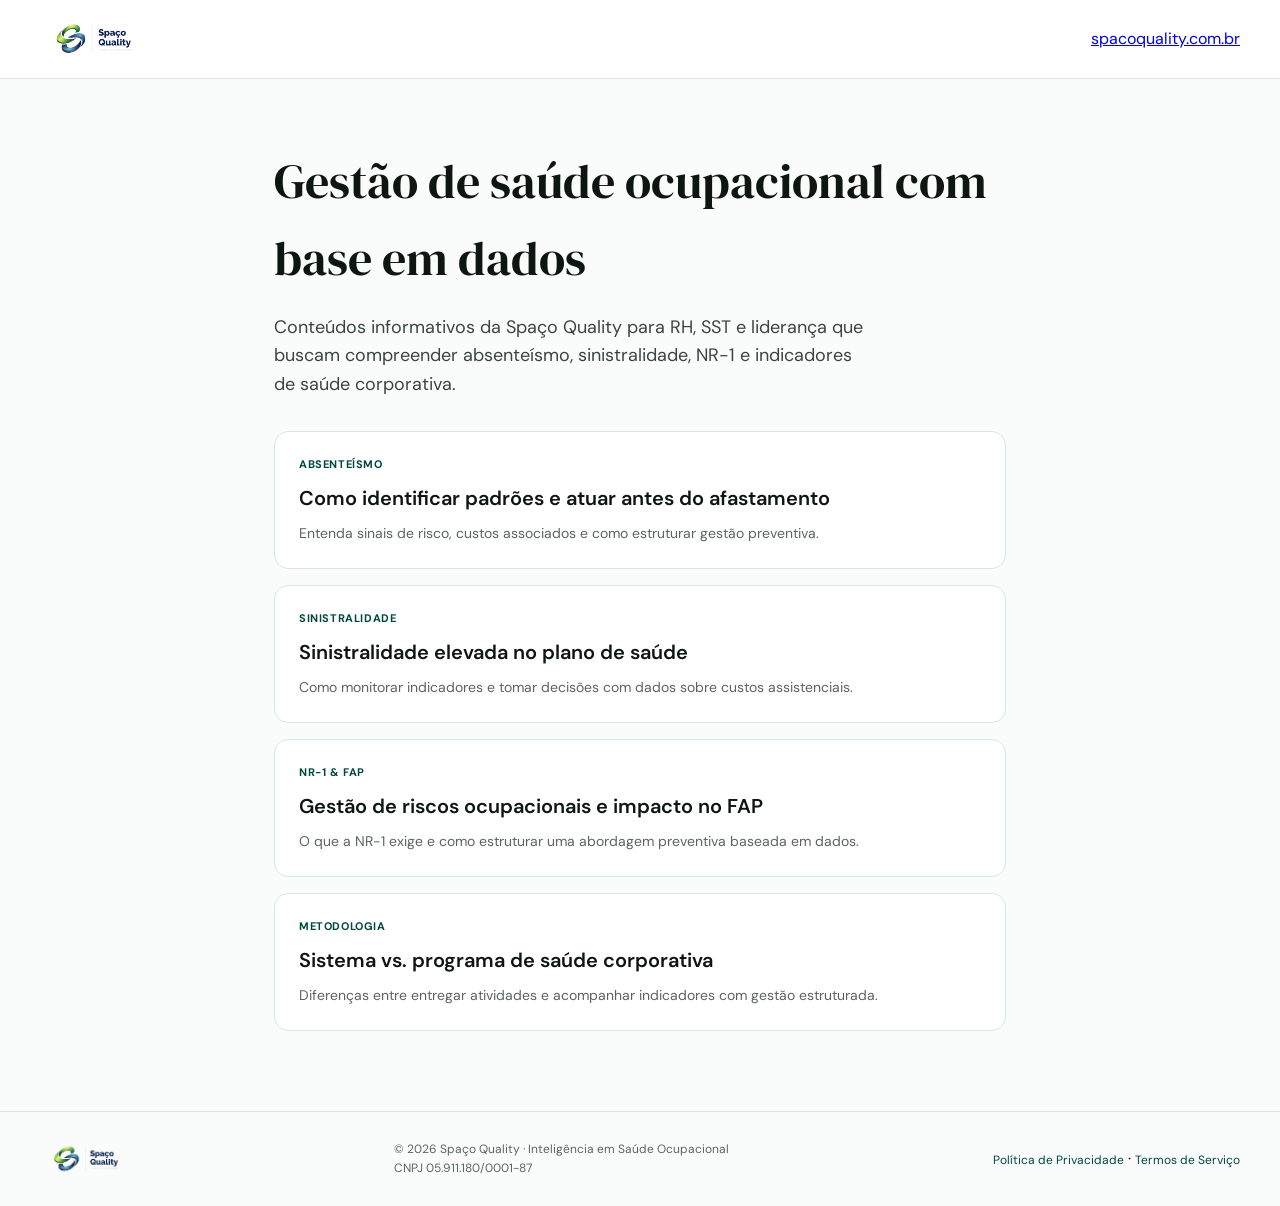
<file: index.html>
<!DOCTYPE html>
<html lang="pt-BR">
<head>
<!-- Google Tag Manager -->
<script>(function(w,d,s,l,i){w[l]=w[l]||[];w[l].push({'gtm.start':
new Date().getTime(),event:'gtm.js'});var f=d.getElementsByTagName(s)[0],
j=d.createElement(s),dl=l!='dataLayer'?'&l='+l:'';j.async=true;j.src=
'https://www.googletagmanager.com/gtm.js?id='+i+dl;f.parentNode.insertBefore(j,f);
})(window,document,'script','dataLayer','GTM-TCVK6XH');</script>
<!-- End Google Tag Manager -->
<meta charset="UTF-8">
<meta name="viewport" content="width=device-width, initial-scale=1.0">
<title>Spaço Quality — Conteúdos sobre Gestão de Saúde Ocupacional</title>
<meta name="description" content="Artigos e materiais informativos da Spaço Quality sobre absenteísmo, sinistralidade, NR-1, FAP e gestão de saúde corporativa baseada em dados.">
<!-- Preview: Google, WhatsApp, LinkedIn -->
<meta property="og:type" content="website">
<meta property="og:site_name" content="Spaço Quality">
<meta property="og:locale" content="pt_BR">
<meta property="og:title" content="Spaço Quality — Conteúdos sobre Gestão de Saúde Ocupacional">
<meta property="og:description" content="Artigos e materiais informativos da Spaço Quality sobre absenteísmo, sinistralidade, NR-1, FAP e gestão de saúde corporativa baseada em dados.">
<meta property="og:url" content="https://lp.spacoquality.com.br/">
<meta property="og:image" content="https://lp.spacoquality.com.br/assets/images/logos/1-Novo-logo-spaco-quality-Transparente.png">
<meta property="og:image:alt" content="Spaço Quality — Inteligência em Saúde Corporativa">
<meta name="twitter:card" content="summary_large_image">
<meta name="twitter:title" content="Spaço Quality — Conteúdos sobre Gestão de Saúde Ocupacional">
<meta name="twitter:description" content="Artigos e materiais informativos da Spaço Quality sobre absenteísmo, sinistralidade, NR-1, FAP e gestão de saúde corporativa baseada em dados.">
<meta name="twitter:image" content="https://lp.spacoquality.com.br/assets/images/logos/1-Novo-logo-spaco-quality-Transparente.png">
<link rel="icon" href="/assets/images/logos/3-Novo-logo-spaco-quality-Transparente.png" type="image/png">
<link rel="apple-touch-icon" href="/assets/images/logos/3-Novo-logo-spaco-quality-Transparente.png">

<link rel="canonical" href="https://lp.spacoquality.com.br/">
<meta name="robots" content="index, follow">
<link rel="preconnect" href="https://fonts.googleapis.com">
<link href="https://fonts.googleapis.com/css2?family=DM+Serif+Display&family=DM+Sans:wght@400;500;600;700&display=swap" rel="stylesheet">
<style>
*, *::before, *::after { margin: 0; padding: 0; box-sizing: border-box; }
:root {
  --green-deep: #00473E; --green-bright: #009B72; --green-light: #E8F5F1;
  --black: #0E1612; --gray-dark: #3A4540; --gray: #5A6560;
  --border: #D8E6E0; --bg: #FAFCFB;
}
body { font-family: 'DM Sans', sans-serif; background: var(--bg); color: var(--black); line-height: 1.6; }
.site-header { background: white; border-bottom: 1px solid var(--border); padding: 18px 40px; display: flex; align-items: center; justify-content: space-between; }
.logo { height: 42px; }
.hero { max-width: 780px; margin: 0 auto; padding: 64px 24px 32px; }
.hero h1 { font-family: 'DM Serif Display', serif; font-size: clamp(32px, 5vw, 48px); font-weight: 400; margin-bottom: 16px; }
.hero p { font-size: 18px; color: var(--gray-dark); max-width: 600px; }
.grid { max-width: 780px; margin: 0 auto; padding: 0 24px 80px; display: grid; gap: 16px; }
.card { background: white; border: 1px solid var(--border); border-radius: 14px; padding: 24px; text-decoration: none; color: inherit; transition: border-color .2s, box-shadow .2s; }
.card:hover { border-color: var(--green-bright); box-shadow: 0 8px 24px rgba(0,71,62,.08); }
.card-tag { font-size: 11px; font-weight: 700; text-transform: uppercase; letter-spacing: .6px; color: var(--green-deep); margin-bottom: 8px; }
.card h2 { font-size: 20px; font-weight: 600; margin-bottom: 8px; }
.card p { font-size: 14px; color: var(--gray); }
.site-footer { border-top: 1px solid var(--border); padding: 28px 40px; display: flex; flex-wrap: wrap; gap: 16px; align-items: center; justify-content: space-between; }
.footer-text, .footer-cnpj { font-size: 12px; color: var(--gray); }
.footer-links a { font-size: 12px; color: var(--green-deep); text-decoration: none; }
.footer-links a:hover { text-decoration: underline; }
@media (max-width: 640px) { .site-header, .site-footer { padding: 18px; } }
</style>
</head>
<body>
<!-- Google Tag Manager (noscript) -->
<noscript><iframe src="https://www.googletagmanager.com/ns.html?id=GTM-TCVK6XH"
height="0" width="0" style="display:none;visibility:hidden"></iframe></noscript>
<!-- End Google Tag Manager (noscript) -->

<header class="site-header">
  <img class="logo" src="/assets/images/logos/1-Novo-logo-spaco-quality-Transparente.png" alt="Spaço Quality">
  <a href="https://spacoquality.com.br" rel="noopener">spacoquality.com.br</a>
</header>

<main>
  <section class="hero">
    <h1>Gestão de saúde ocupacional com base em dados</h1>
    <p>Conteúdos informativos da Spaço Quality para RH, SST e liderança que buscam compreender absenteísmo, sinistralidade, NR-1 e indicadores de saúde corporativa.</p>
  </section>

  <div class="grid">
    <a class="card" href="/absenteismo/">
      <div class="card-tag">Absenteísmo</div>
      <h2>Como identificar padrões e atuar antes do afastamento</h2>
      <p>Entenda sinais de risco, custos associados e como estruturar gestão preventiva.</p>
    </a>
    <a class="card" href="/sinistralidade/">
      <div class="card-tag">Sinistralidade</div>
      <h2>Sinistralidade elevada no plano de saúde</h2>
      <p>Como monitorar indicadores e tomar decisões com dados sobre custos assistenciais.</p>
    </a>
    <a class="card" href="/nr1-fap/">
      <div class="card-tag">NR-1 &amp; FAP</div>
      <h2>Gestão de riscos ocupacionais e impacto no FAP</h2>
      <p>O que a NR-1 exige e como estruturar uma abordagem preventiva baseada em dados.</p>
    </a>
    <a class="card" href="/sistema-vs-programa/">
      <div class="card-tag">Metodologia</div>
      <h2>Sistema vs. programa de saúde corporativa</h2>
      <p>Diferenças entre entregar atividades e acompanhar indicadores com gestão estruturada.</p>
    </a>
  </div>
</main>

<footer class="site-footer">
  <img class="logo" src="/assets/images/logos/1-Novo-logo-spaco-quality-Transparente.png" alt="Spaço Quality" style="height:36px">
  <div>
    <p class="footer-text">© 2026 Spaço Quality · Inteligência em Saúde Ocupacional</p>
    <p class="footer-cnpj">CNPJ 05.911.180/0001-87</p>
  </div>
  <div class="footer-links">
    <a href="/politica-de-privacidade.html">Política de Privacidade</a>
    ·
    <a href="/termos-de-servico.html">Termos de Serviço</a>
  </div>
</footer>
</body>
</html>
</file>
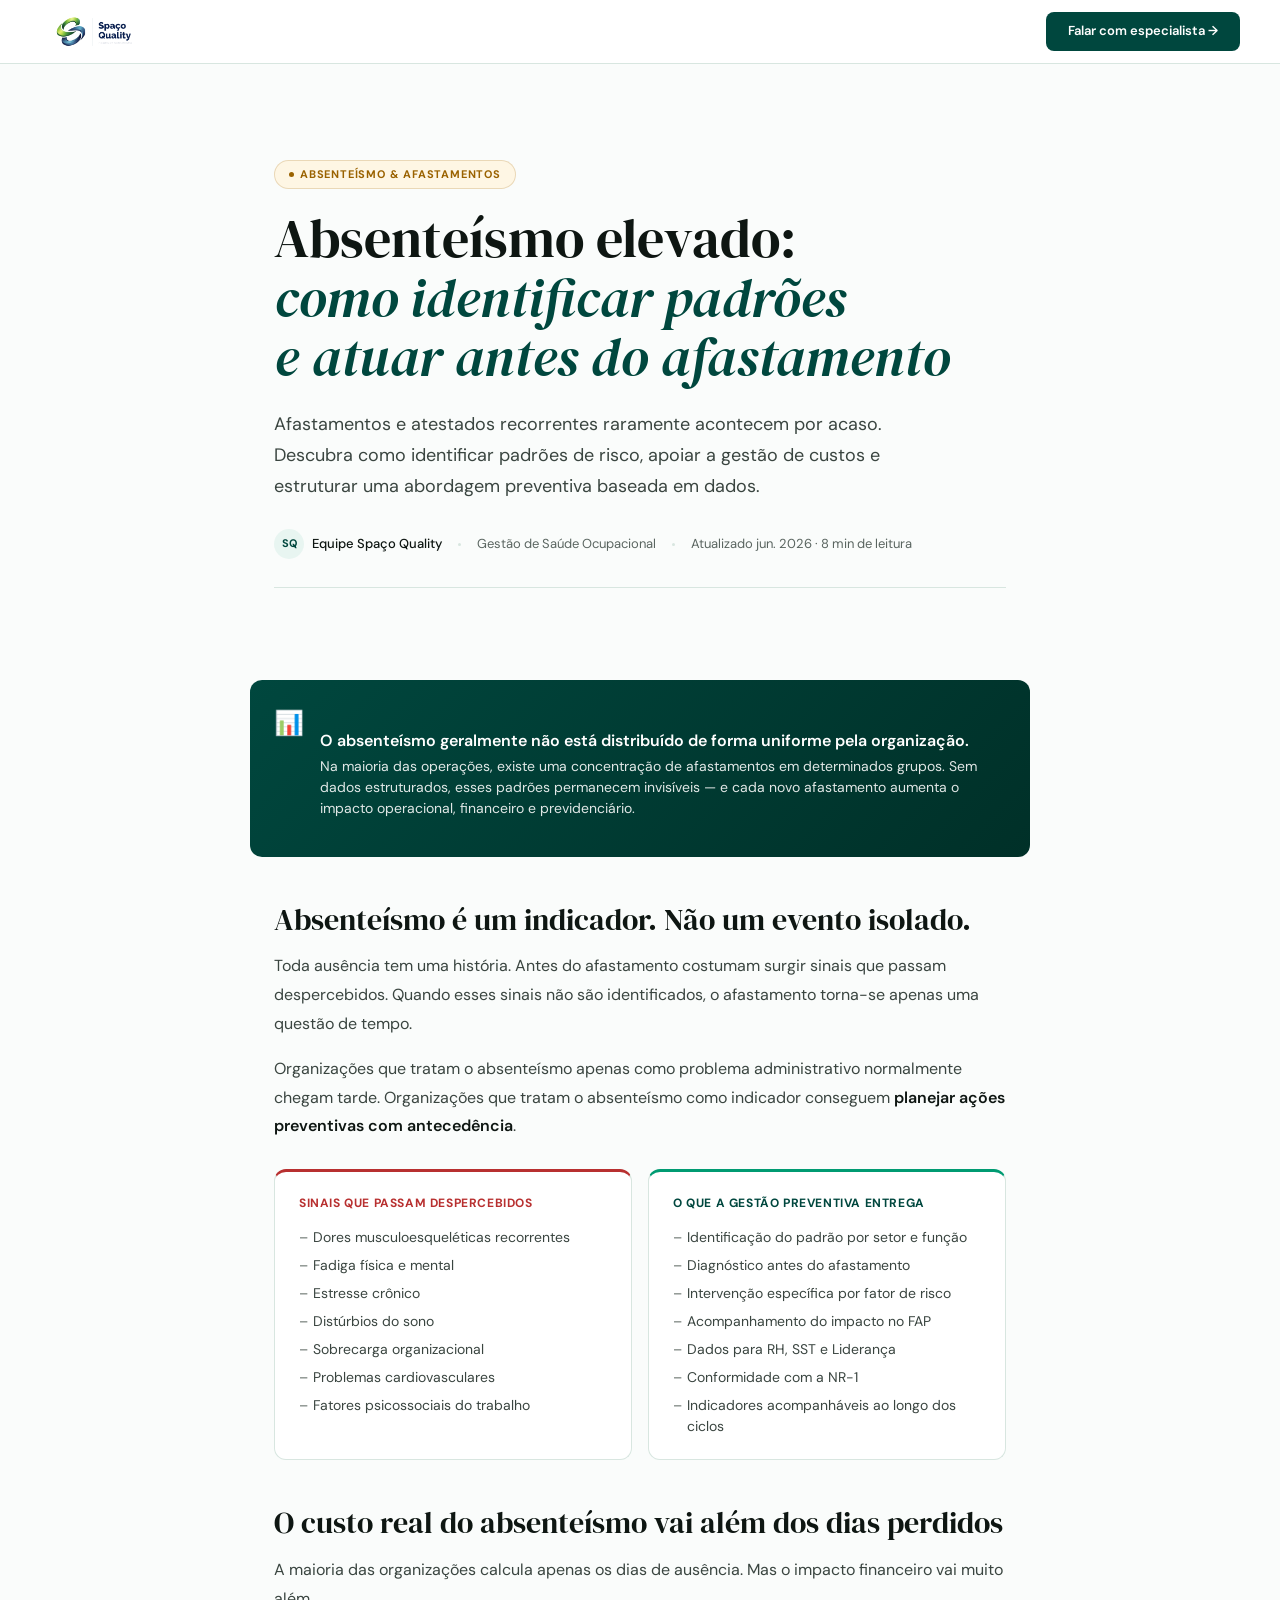
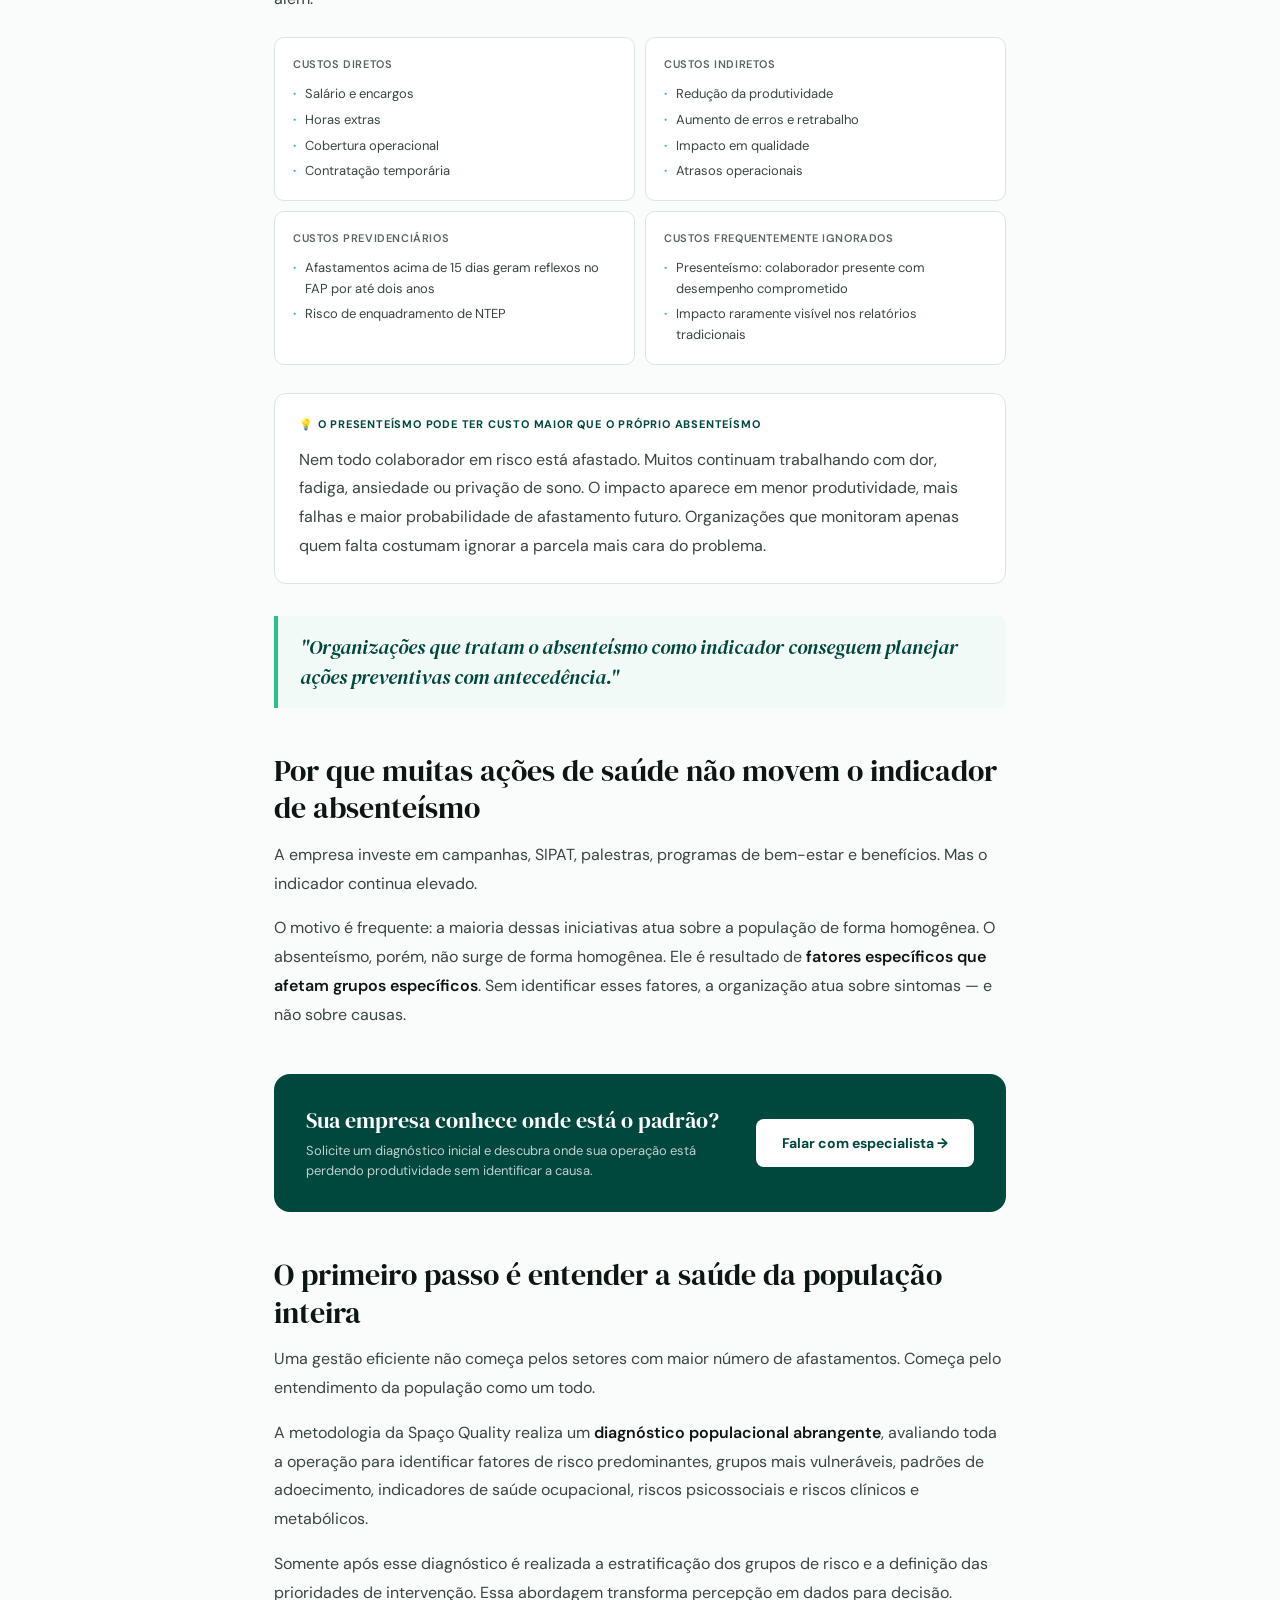
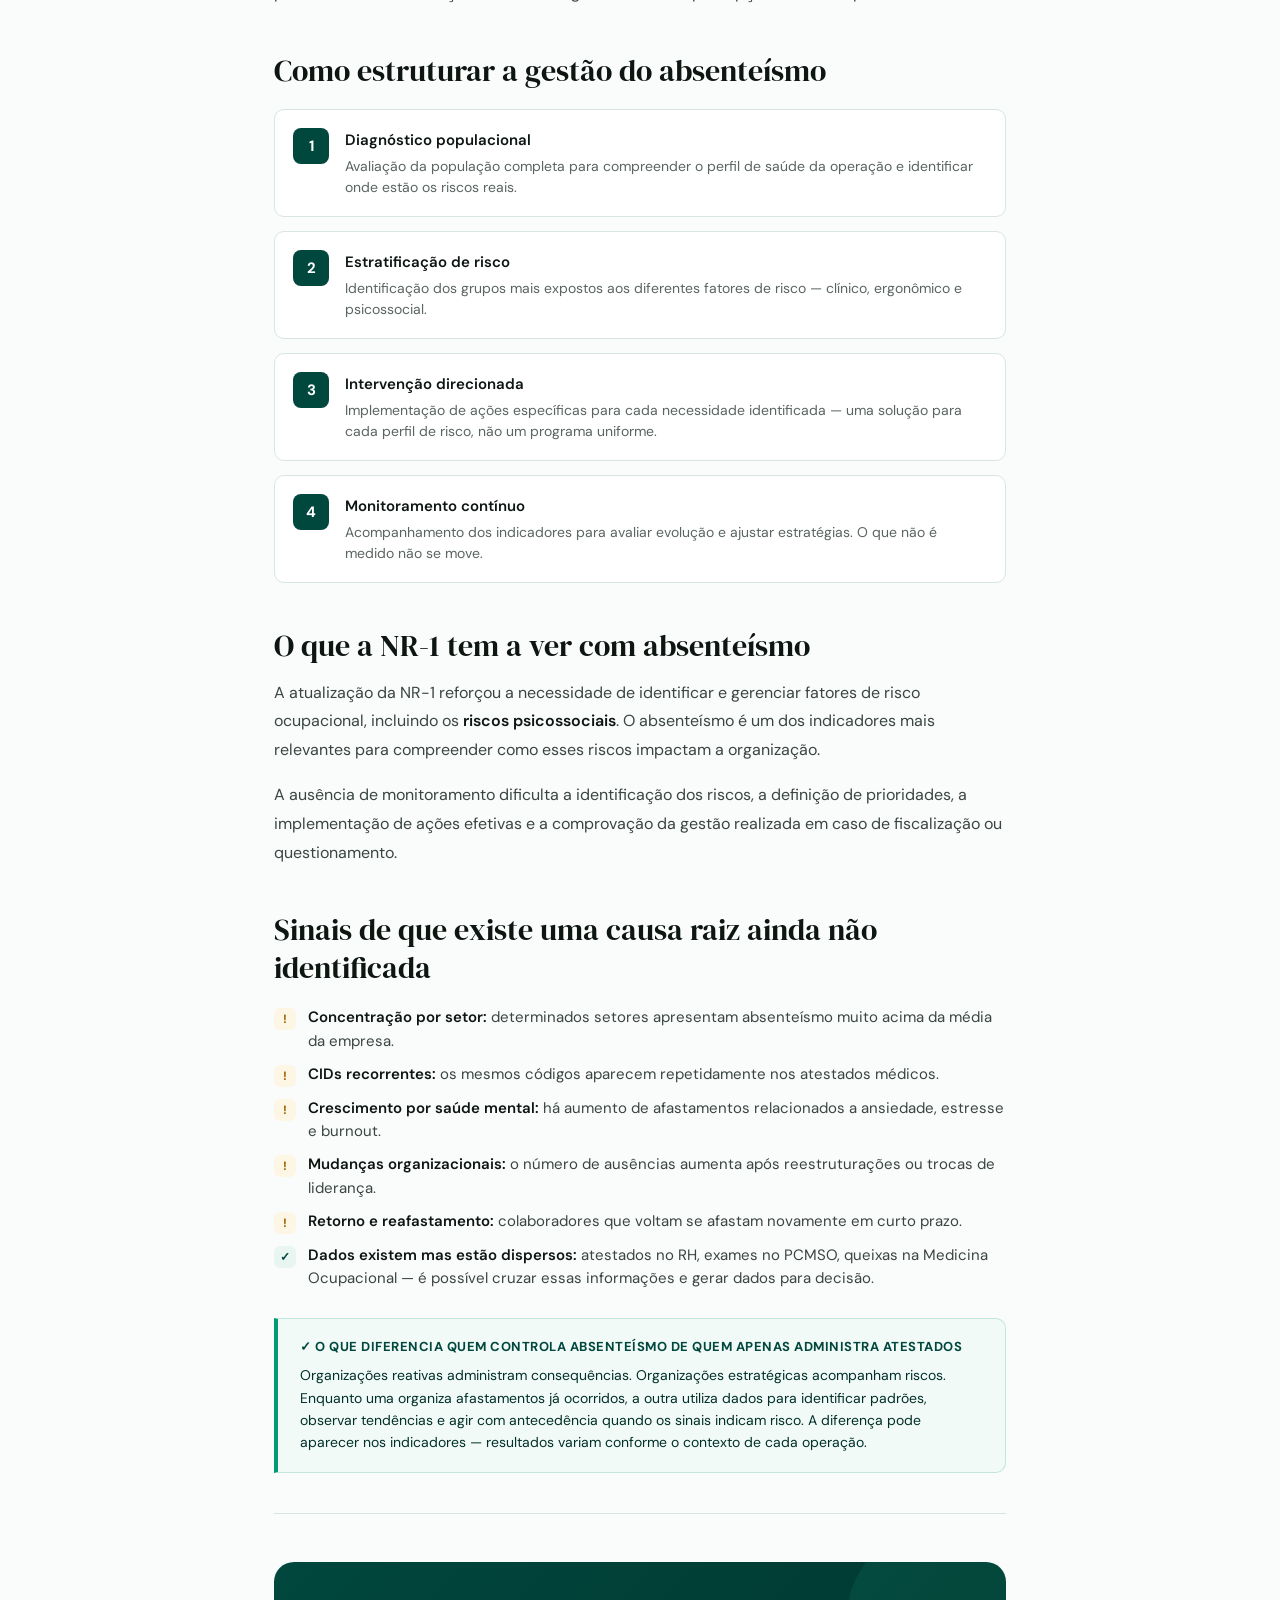
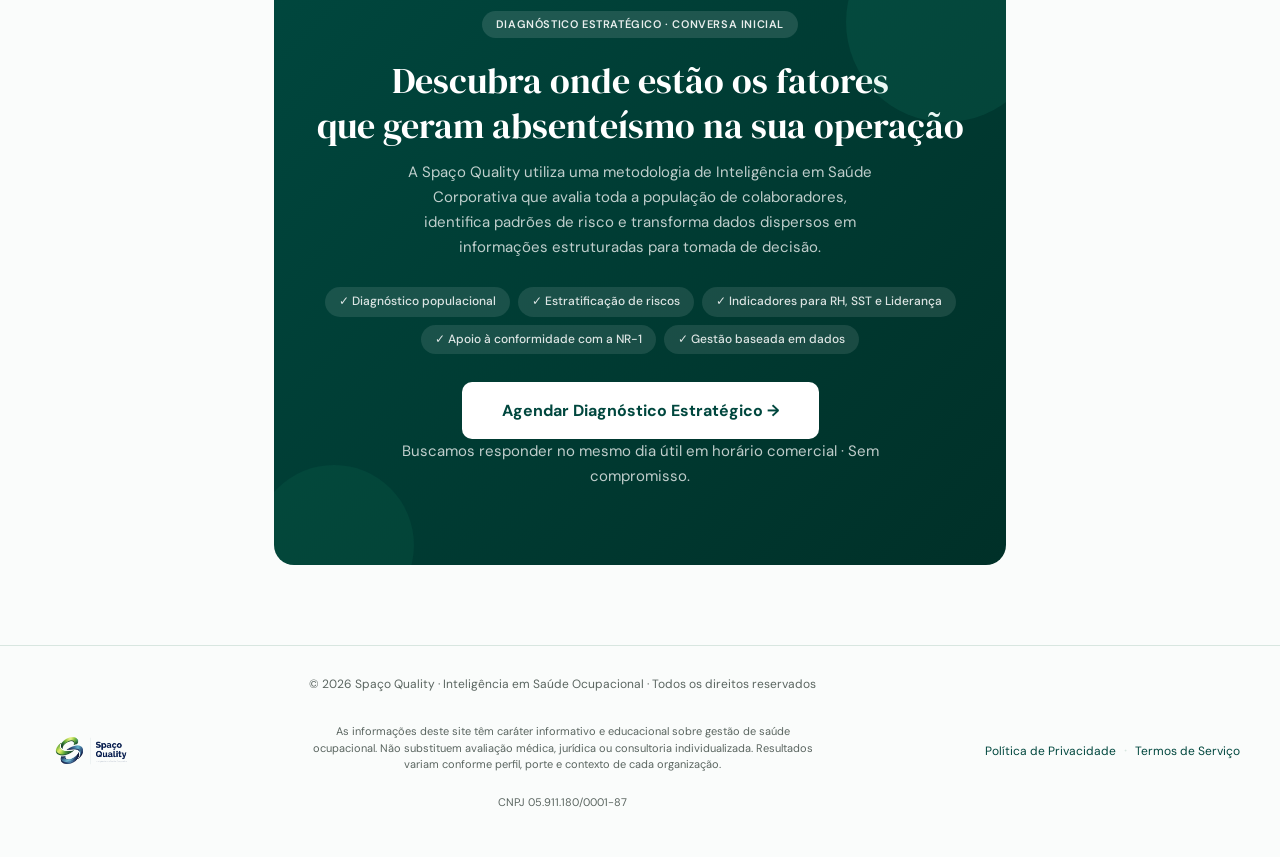
<file: absenteismo/index.html>
<!DOCTYPE html>
<html lang="pt-BR">
<head>
<!-- Google Tag Manager -->
<script>(function(w,d,s,l,i){w[l]=w[l]||[];w[l].push({'gtm.start':
new Date().getTime(),event:'gtm.js'});var f=d.getElementsByTagName(s)[0],
j=d.createElement(s),dl=l!='dataLayer'?'&l='+l:'';j.async=true;j.src=
'https://www.googletagmanager.com/gtm.js?id='+i+dl;f.parentNode.insertBefore(j,f);
})(window,document,'script','dataLayer','GTM-TCVK6XH');</script>
<!-- End Google Tag Manager -->

<meta charset="UTF-8">
<meta name="viewport" content="width=device-width, initial-scale=1.0">
<title>Absenteísmo elevado: como identificar padrões e atuar antes do afastamento | Spaço Quality</title>
<link rel="canonical" href="https://lp.spacoquality.com.br/absenteismo/">
<meta name="robots" content="index, follow">
<meta name="description" content="Afastamentos e atestados recorrentes raramente acontecem por acaso. Descubra como identificar padrões de risco, apoiar a gestão de custos e estruturar uma abordagem preventiva baseada em dados.">
<!-- Preview: Google, WhatsApp, LinkedIn -->
<meta property="og:type" content="article">
<meta property="og:site_name" content="Spaço Quality">
<meta property="og:locale" content="pt_BR">
<meta property="og:title" content="Absenteísmo elevado: como identificar padrões e atuar antes do afastamento | Spaço Quality">
<meta property="og:description" content="Afastamentos e atestados recorrentes raramente acontecem por acaso. Descubra como identificar padrões de risco, apoiar a gestão de custos e estruturar uma abordagem preventiva baseada em dados.">
<meta property="og:url" content="https://lp.spacoquality.com.br/absenteismo/">
<meta property="og:image" content="https://lp.spacoquality.com.br/assets/images/logos/1-Novo-logo-spaco-quality-Transparente.png">
<meta property="og:image:alt" content="Spaço Quality — Inteligência em Saúde Corporativa">
<meta name="twitter:card" content="summary_large_image">
<meta name="twitter:title" content="Absenteísmo elevado: como identificar padrões e atuar antes do afastamento | Spaço Quality">
<meta name="twitter:description" content="Afastamentos e atestados recorrentes raramente acontecem por acaso. Descubra como identificar padrões de risco, apoiar a gestão de custos e estruturar uma abordagem preventiva baseada em dados.">
<meta name="twitter:image" content="https://lp.spacoquality.com.br/assets/images/logos/1-Novo-logo-spaco-quality-Transparente.png">
<link rel="icon" href="/assets/images/logos/3-Novo-logo-spaco-quality-Transparente.png" type="image/png">
<link rel="apple-touch-icon" href="/assets/images/logos/3-Novo-logo-spaco-quality-Transparente.png">
<script type="application/ld+json">
{
  "@context": "https://schema.org",
  "@type": "Article",
  "headline": "Absenteísmo elevado: como identificar padrões e atuar antes do afastamento | Spaço Quality",
  "description": "Afastamentos e atestados recorrentes raramente acontecem por acaso. Descubra como identificar padrões de risco, apoiar a gestão de custos e estruturar uma abordagem preventiva baseada em dados.",
  "url": "https://lp.spacoquality.com.br/absenteismo/",
  "publisher": {
    "@type": "Organization",
    "name": "Spaço Quality",
    "logo": {
      "@type": "ImageObject",
      "url": "https://lp.spacoquality.com.br/assets/images/logos/1-Novo-logo-spaco-quality-Transparente.png"
    }
  },
  "inLanguage": "pt-BR"
}
</script>

<link rel="preconnect" href="https://fonts.googleapis.com">
<link rel="stylesheet" href="/assets/css/whatsapp-float.css">
<link rel="stylesheet" href="/assets/css/compliance-banner.css">
<link href="https://fonts.googleapis.com/css2?family=DM+Serif+Display:ital@0;1&family=DM+Sans:wght@300;400;500;600;700&display=swap" rel="stylesheet">
<style>
*, *::before, *::after { margin: 0; padding: 0; box-sizing: border-box; }
:root {
  --green-deep: #00473E; --green-mid: #00604F; --green-bright: #009B72;
  --green-light: #E8F5F1; --green-lighter: #F2FAF7; --accent: #2DBD8F;
  --red: #B83030; --red-light: #FEF0EE; --amber: #9A6200; --amber-light: #FEF6E4;
  --black: #0E1612; --gray-dark: #3A4540; --gray: #5A6560;
  --gray-light: #F2F5F4; --border: #D8E6E0; --white: #FFFFFF; --bg: #FAFCFB;
}
html { scroll-behavior: smooth; }
body { font-family: 'DM Sans', sans-serif; background: var(--bg); color: var(--black); line-height: 1.6; -webkit-font-smoothing: antialiased; }
.site-header { position: fixed; top: 0; left: 0; right: 0; z-index: 100; background: white; border-bottom: 1px solid var(--border); height: 64px; display: flex; align-items: center; justify-content: space-between; padding: 0 40px; }
.logo { height: 42px; width: auto; }
.header-cta { background: var(--green-deep); color: white; padding: 9px 22px; border-radius: 8px; font-size: 13px; font-weight: 600; text-decoration: none; transition: all 0.2s; white-space: nowrap; }
.header-cta:hover { background: var(--green-mid); transform: translateY(-1px); }
.article-hero { padding: 120px 24px 56px; max-width: 780px; margin: 0 auto; animation: fadeUp 0.5s ease forwards; }
.category-tag { display: inline-flex; align-items: center; gap: 6px; background: var(--amber-light); color: var(--amber); font-size: 11px; font-weight: 700; letter-spacing: 0.8px; text-transform: uppercase; padding: 5px 14px; border-radius: 100px; margin-bottom: 20px; border: 1px solid rgba(154,98,0,0.2); }
.category-tag .dot { width: 5px; height: 5px; background: var(--amber); border-radius: 50%; }
.article-title { font-family: 'DM Serif Display', serif; font-size: clamp(34px, 5vw, 54px); font-weight: 400; color: var(--black); line-height: 1.1; margin-bottom: 22px; }
.article-title em { font-style: italic; color: var(--green-deep); }
.article-lead { font-size: 18px; color: var(--gray-dark); line-height: 1.7; max-width: 640px; margin-bottom: 28px; }
.article-meta { display: flex; align-items: center; gap: 16px; flex-wrap: wrap; font-size: 13px; color: var(--gray); padding-bottom: 28px; border-bottom: 1px solid var(--border); }
.meta-author { display: flex; align-items: center; gap: 8px; font-weight: 500; color: var(--black); }
.author-avatar { width: 30px; height: 30px; border-radius: 50%; background: var(--green-light); color: var(--green-deep); display: flex; align-items: center; justify-content: center; font-size: 11px; font-weight: 700; }
.meta-sep { width: 3px; height: 3px; background: var(--border); border-radius: 50%; }
.content-wrap { max-width: 780px; margin: 0 auto; padding: 0 24px 80px; }
.diag-banner { background: linear-gradient(135deg, var(--green-deep) 0%, #003028 100%); border-radius: 12px; padding: 22px 26px; margin: 36px auto; max-width: 780px; display: flex; align-items: flex-start; gap: 16px; }
.diag-icon { font-size: 24px; flex-shrink: 0; margin-top: 2px; }
.diag-text h3 { font-size: 16px; font-weight: 600; color: white; margin-bottom: 4px; }
.diag-text p { font-size: 14px; color: rgba(255,255,255,0.88); line-height: 1.5; }
h2 { font-family: 'DM Serif Display', serif; font-size: clamp(22px, 3vw, 30px); font-weight: 400; color: var(--black); margin: 44px 0 14px; line-height: 1.25; }
h3 { font-size: 18px; font-weight: 600; color: var(--black); margin: 28px 0 10px; line-height: 1.35; }
p { font-size: 16px; color: var(--gray-dark); line-height: 1.8; margin-bottom: 16px; }
strong { color: var(--black); font-weight: 600; }
.pull-quote { border-left: 4px solid var(--accent); padding: 16px 22px; margin: 32px 0; background: var(--green-lighter); border-radius: 0 8px 8px 0; }
.pull-quote p { font-family: 'DM Serif Display', serif; font-size: 20px; font-style: italic; color: var(--green-deep); line-height: 1.5; margin: 0; }
.two-col { display: grid; grid-template-columns: 1fr 1fr; gap: 16px; margin: 28px 0; }
.col-card { background: white; border: 1px solid var(--border); border-radius: 12px; padding: 22px 24px; }
.col-card.bad { border-top: 3px solid var(--red); }
.col-card.good { border-top: 3px solid var(--green-bright); }
.col-card-label { font-size: 12px; font-weight: 700; text-transform: uppercase; letter-spacing: 0.6px; margin-bottom: 14px; }
.col-card.bad .col-card-label { color: var(--red); }
.col-card.good .col-card-label { color: var(--green-deep); }
.col-card ul { list-style: none; display: flex; flex-direction: column; gap: 7px; }
.col-card ul li { font-size: 14px; color: var(--gray-dark); line-height: 1.5; padding-left: 14px; position: relative; }
.col-card ul li::before { content: '–'; position: absolute; left: 0; color: var(--gray); }
.cost-grid { display: grid; grid-template-columns: 1fr 1fr; gap: 10px; margin: 24px 0; }
.cost-card { background: white; border: 1px solid var(--border); border-radius: 10px; padding: 18px; }
.cost-card-label { font-size: 11px; text-transform: uppercase; letter-spacing: 0.6px; color: var(--gray); font-weight: 600; margin-bottom: 10px; }
.cost-card ul { list-style: none; display: flex; flex-direction: column; gap: 5px; }
.cost-card ul li { font-size: 13px; color: var(--gray-dark); padding-left: 12px; position: relative; }
.cost-card ul li::before { content: '·'; position: absolute; left: 0; color: var(--accent); font-weight: 700; }
.info-box { background: white; border: 1px solid var(--border); border-radius: 12px; padding: 22px 24px; margin: 28px 0; }
.info-box-label { font-size: 11px; font-weight: 700; text-transform: uppercase; letter-spacing: 0.8px; color: var(--green-deep); margin-bottom: 12px; }
.info-box p { margin-bottom: 0; }
.steps { display: flex; flex-direction: column; gap: 14px; margin: 20px 0; }
.step-item { display: flex; gap: 16px; align-items: flex-start; background: white; border: 1px solid var(--border); border-radius: 10px; padding: 18px; }
.step-num { width: 36px; height: 36px; border-radius: 8px; background: var(--green-deep); color: white; display: flex; align-items: center; justify-content: center; font-size: 15px; font-weight: 700; flex-shrink: 0; }
.step-body h4 { font-size: 15px; font-weight: 600; color: var(--black); margin-bottom: 4px; }
.step-body p { font-size: 14px; color: var(--gray); margin: 0; line-height: 1.5; }
.checklist { list-style: none; display: flex; flex-direction: column; gap: 10px; margin: 20px 0; }
.checklist li { display: flex; align-items: flex-start; gap: 12px; font-size: 15px; color: var(--gray-dark); line-height: 1.55; }
.check-icon { width: 22px; height: 22px; border-radius: 6px; background: var(--green-light); color: var(--green-deep); display: flex; align-items: center; justify-content: center; font-size: 12px; font-weight: 700; flex-shrink: 0; margin-top: 2px; }
.check-icon.amber { background: var(--amber-light); color: var(--amber); }
.mid-cta { background: var(--green-deep); border-radius: 16px; padding: 32px; margin: 44px 0; display: flex; align-items: center; justify-content: space-between; gap: 24px; }
.mid-cta-text h3 { font-family: 'DM Serif Display', serif; font-size: 22px; font-weight: 400; color: white; margin: 0 0 6px; }
.mid-cta-text p { font-size: 13px; color: rgba(255,255,255,0.75); margin: 0; line-height: 1.5; }
.mid-cta-btn { background: white; color: var(--green-deep); padding: 13px 26px; border-radius: 8px; font-size: 14px; font-weight: 700; text-decoration: none; white-space: nowrap; transition: all 0.2s; flex-shrink: 0; }
.mid-cta-btn:hover { transform: translateY(-2px); box-shadow: 0 8px 24px rgba(0,0,0,0.2); }
.highlight-box { background: var(--green-lighter); border: 1px solid rgba(0,155,114,0.2); border-left: 4px solid var(--green-bright); border-radius: 0 10px 10px 0; padding: 18px 22px; margin: 28px 0; }
.highlight-box-title { font-size: 13px; font-weight: 700; color: var(--green-deep); margin-bottom: 6px; text-transform: uppercase; letter-spacing: 0.5px; }
.highlight-box p { font-size: 14px; color: #003028; margin: 0; line-height: 1.6; }
.divider { border: none; border-top: 1px solid var(--border); margin: 40px 0; }
.bottom-cta { background: linear-gradient(135deg, var(--green-deep) 0%, #003028 100%); border-radius: 20px; padding: 48px 40px; text-align: center; margin: 48px 0 0; position: relative; overflow: hidden; }
.bottom-cta::before { content: ''; position: absolute; top: -40px; right: -40px; width: 200px; height: 200px; border-radius: 50%; background: rgba(45,189,143,0.1); }
.bottom-cta::after { content: ''; position: absolute; bottom: -60px; left: -20px; width: 160px; height: 160px; border-radius: 50%; background: rgba(45,189,143,0.07); }
.bottom-cta-badge { display: inline-block; background: rgba(255,255,255,0.12); color: rgba(255,255,255,0.9); font-size: 11px; font-weight: 600; letter-spacing: 0.6px; text-transform: uppercase; padding: 5px 14px; border-radius: 100px; margin-bottom: 20px; }
.bottom-cta h2 { font-family: 'DM Serif Display', serif; font-size: clamp(24px, 4vw, 36px); color: white; margin: 0 0 12px; font-weight: 400; }
.bottom-cta p { font-size: 15px; color: rgba(255,255,255,0.75); max-width: 480px; margin: 0 auto 28px; line-height: 1.65; }
.bottom-cta-btn { display: inline-block; background: white; color: var(--green-deep); padding: 16px 40px; border-radius: 10px; font-size: 16px; font-weight: 700; text-decoration: none; transition: all 0.2s; position: relative; z-index: 1; }
.bottom-cta-btn:hover { transform: translateY(-3px); box-shadow: 0 12px 32px rgba(0,0,0,0.25); }
.bottom-cta-sub { font-size: 12px; color: rgba(255,255,255,0.5); margin-top: 12px; position: relative; z-index: 1; }
.bottom-cta-features { display: flex; flex-wrap: wrap; justify-content: center; gap: 8px; margin: 20px 0 28px; }
.bottom-cta-features span { background: rgba(255,255,255,0.1); color: rgba(255,255,255,0.85); font-size: 12px; font-weight: 500; padding: 5px 14px; border-radius: 100px; }

/* ── FOOTER CONFORMIDADE ── */
.site-footer { border-top: 1px solid var(--border); padding: 28px 40px; display: flex; align-items: center; justify-content: space-between; flex-wrap: wrap; gap: 16px; }
.footer-logo { height: 40px; width: auto; max-width: 180px; object-fit: contain; display: block; }
.footer-center { display: flex; flex-direction: column; gap: 4px; text-align: center; }
.footer-text { font-size: 12px; color: var(--gray); }
.footer-cnpj { font-size: 11px; color: var(--gray); }
.footer-links { display: flex; align-items: center; gap: 8px; }
.footer-links a { font-size: 12px; color: var(--green-deep); text-decoration: none; }
.footer-links a:hover { text-decoration: underline; }
.footer-links span { color: var(--border); }
.footer-disclaimer { font-size: 11px; color: var(--gray); line-height: 1.5; max-width: 520px; margin-top: 8px; }

@media (max-width: 640px) {
  .site-header { padding: 0 18px; height: 56px; } .logo { height: 34px; } .header-cta { padding: 8px 14px; font-size: 12px; }
  .article-hero { padding: 80px 18px 40px; } .two-col { grid-template-columns: 1fr; } .cost-grid { grid-template-columns: 1fr; }
  .mid-cta { flex-direction: column; align-items: flex-start; } .mid-cta-btn { width: 100%; text-align: center; }
  .bottom-cta { padding: 36px 22px; }
  .site-footer { padding: 20px 18px; flex-direction: column; align-items: flex-start; }
  .footer-center { text-align: left; }
  .content-wrap { padding: 0 18px 60px; } .diag-banner { padding: 18px; }
}
@keyframes fadeUp { from { opacity: 0; transform: translateY(16px); } to { opacity: 1; transform: translateY(0); } }
</style>
</head>
<body>

<!-- Google Tag Manager (noscript) -->
<noscript><iframe src="https://www.googletagmanager.com/ns.html?id=GTM-TCVK6XH"
height="0" width="0" style="display:none;visibility:hidden"></iframe></noscript>
<!-- End Google Tag Manager (noscript) -->


<header class="site-header">
  <img class="logo" src="/assets/images/logos/1-Novo-logo-spaco-quality-Transparente.png" alt="Spaço Quality">
  <a href="https://wa.me/5511983811360?text=Ol%C3%A1%2C%20vim%20pelo%20Google%20e%20estou%20com%20problema%20de%20absentismo%20e%20afastamentos%20recorrentes%20na%20minha%20empresa.%20Gostaria%20de%20entender%20como%20a%20Spa%C3%A7o%20Quality%20pode%20apoiar%20a%20gest%C3%A3o%20desses%20indicadores." target="_blank" rel="noopener" class="header-cta" data-gtm-whatsapp="header" data-page-topic="absenteismo_afastamentos">Falar com especialista →</a>
</header>

<div class="compliance-banner">
  <p>Conteúdo informativo. Resultados variam conforme perfil da organização. Não constitui promessa de resultado.</p>
</div>

<div class="article-hero">
  <div class="category-tag"><span class="dot"></span> Absenteísmo &amp; Afastamentos</div>
  <h1 class="article-title">Absenteísmo elevado:<br><em>como identificar padrões<br>e atuar antes do afastamento</em></h1>
  <p class="article-lead">Afastamentos e atestados recorrentes raramente acontecem por acaso. Descubra como identificar padrões de risco, apoiar a gestão de custos e estruturar uma abordagem preventiva baseada em dados.</p>
  <div class="article-meta">
    <div class="meta-author"><div class="author-avatar">SQ</div> Equipe Spaço Quality</div>
    <span class="meta-sep"></span> Gestão de Saúde Ocupacional
    <span class="meta-sep"></span> Atualizado jun. 2026 · 8 min de leitura
  </div>
</div>

<div class="diag-banner" style="padding-left:24px;padding-right:24px;">
  <div class="diag-icon">📊</div>
  <div class="diag-text">
    <h3>O absenteísmo geralmente não está distribuído de forma uniforme pela organização.</h3>
    <p>Na maioria das operações, existe uma concentração de afastamentos em determinados grupos. Sem dados estruturados, esses padrões permanecem invisíveis — e cada novo afastamento aumenta o impacto operacional, financeiro e previdenciário.</p>
  </div>
</div>

<div class="content-wrap">

  <h2>Absenteísmo é um indicador. Não um evento isolado.</h2>
  <p>Toda ausência tem uma história. Antes do afastamento costumam surgir sinais que passam despercebidos. Quando esses sinais não são identificados, o afastamento torna-se apenas uma questão de tempo.</p>
  <p>Organizações que tratam o absenteísmo apenas como problema administrativo normalmente chegam tarde. Organizações que tratam o absenteísmo como indicador conseguem <strong>planejar ações preventivas com antecedência</strong>.</p>

  <div class="two-col">
    <div class="col-card bad">
      <div class="col-card-label">Sinais que passam despercebidos</div>
      <ul>
        <li>Dores musculoesqueléticas recorrentes</li>
        <li>Fadiga física e mental</li>
        <li>Estresse crônico</li>
        <li>Distúrbios do sono</li>
        <li>Sobrecarga organizacional</li>
        <li>Problemas cardiovasculares</li>
        <li>Fatores psicossociais do trabalho</li>
      </ul>
    </div>
    <div class="col-card good">
      <div class="col-card-label">O que a gestão preventiva entrega</div>
      <ul>
        <li>Identificação do padrão por setor e função</li>
        <li>Diagnóstico antes do afastamento</li>
        <li>Intervenção específica por fator de risco</li>
        <li>Acompanhamento do impacto no FAP</li>
        <li>Dados para RH, SST e Liderança</li>
        <li>Conformidade com a NR-1</li>
        <li>Indicadores acompanháveis ao longo dos ciclos</li>
      </ul>
    </div>
  </div>

  <h2>O custo real do absenteísmo vai além dos dias perdidos</h2>
  <p>A maioria das organizações calcula apenas os dias de ausência. Mas o impacto financeiro vai muito além.</p>

  <div class="cost-grid">
    <div class="cost-card"><div class="cost-card-label">Custos diretos</div><ul><li>Salário e encargos</li><li>Horas extras</li><li>Cobertura operacional</li><li>Contratação temporária</li></ul></div>
    <div class="cost-card"><div class="cost-card-label">Custos indiretos</div><ul><li>Redução da produtividade</li><li>Aumento de erros e retrabalho</li><li>Impacto em qualidade</li><li>Atrasos operacionais</li></ul></div>
    <div class="cost-card"><div class="cost-card-label">Custos previdenciários</div><ul><li>Afastamentos acima de 15 dias geram reflexos no FAP por até dois anos</li><li>Risco de enquadramento de NTEP</li></ul></div>
    <div class="cost-card"><div class="cost-card-label">Custos frequentemente ignorados</div><ul><li>Presenteísmo: colaborador presente com desempenho comprometido</li><li>Impacto raramente visível nos relatórios tradicionais</li></ul></div>
  </div>

  <div class="info-box">
    <div class="info-box-label">💡 O presenteísmo pode ter custo maior que o próprio absenteísmo</div>
    <p>Nem todo colaborador em risco está afastado. Muitos continuam trabalhando com dor, fadiga, ansiedade ou privação de sono. O impacto aparece em menor produtividade, mais falhas e maior probabilidade de afastamento futuro. Organizações que monitoram apenas quem falta costumam ignorar a parcela mais cara do problema.</p>
  </div>

  <div class="pull-quote">
    <p>"Organizações que tratam o absenteísmo como indicador conseguem planejar ações preventivas com antecedência."</p>
  </div>

  <h2>Por que muitas ações de saúde não movem o indicador de absenteísmo</h2>
  <p>A empresa investe em campanhas, SIPAT, palestras, programas de bem-estar e benefícios. Mas o indicador continua elevado.</p>
  <p>O motivo é frequente: a maioria dessas iniciativas atua sobre a população de forma homogênea. O absenteísmo, porém, não surge de forma homogênea. Ele é resultado de <strong>fatores específicos que afetam grupos específicos</strong>. Sem identificar esses fatores, a organização atua sobre sintomas — e não sobre causas.</p>

  <div class="mid-cta">
    <div class="mid-cta-text">
      <h3>Sua empresa conhece onde está o padrão?</h3>
      <p>Solicite um diagnóstico inicial e descubra onde sua operação está perdendo produtividade sem identificar a causa.</p>
    </div>
    <a href="https://wa.me/5511983811360?text=Ol%C3%A1%2C%20vim%20pelo%20Google%20e%20estou%20com%20problema%20de%20absentismo%20e%20afastamentos%20recorrentes%20na%20minha%20empresa.%20Gostaria%20de%20entender%20como%20a%20Spa%C3%A7o%20Quality%20pode%20apoiar%20a%20gest%C3%A3o%20desses%20indicadores." target="_blank" rel="noopener" class="mid-cta-btn" data-gtm-whatsapp="mid_article" data-page-topic="absenteismo_afastamentos">Falar com especialista →</a>
  </div>

  <h2>O primeiro passo é entender a saúde da população inteira</h2>
  <p>Uma gestão eficiente não começa pelos setores com maior número de afastamentos. Começa pelo entendimento da população como um todo.</p>
  <p>A metodologia da Spaço Quality realiza um <strong>diagnóstico populacional abrangente</strong>, avaliando toda a operação para identificar fatores de risco predominantes, grupos mais vulneráveis, padrões de adoecimento, indicadores de saúde ocupacional, riscos psicossociais e riscos clínicos e metabólicos.</p>
  <p>Somente após esse diagnóstico é realizada a estratificação dos grupos de risco e a definição das prioridades de intervenção. Essa abordagem transforma percepção em dados para decisão.</p>

  <h2>Como estruturar a gestão do absenteísmo</h2>

  <div class="steps">
    <div class="step-item"><div class="step-num">1</div><div class="step-body"><h4>Diagnóstico populacional</h4><p>Avaliação da população completa para compreender o perfil de saúde da operação e identificar onde estão os riscos reais.</p></div></div>
    <div class="step-item"><div class="step-num">2</div><div class="step-body"><h4>Estratificação de risco</h4><p>Identificação dos grupos mais expostos aos diferentes fatores de risco — clínico, ergonômico e psicossocial.</p></div></div>
    <div class="step-item"><div class="step-num">3</div><div class="step-body"><h4>Intervenção direcionada</h4><p>Implementação de ações específicas para cada necessidade identificada — uma solução para cada perfil de risco, não um programa uniforme.</p></div></div>
    <div class="step-item"><div class="step-num">4</div><div class="step-body"><h4>Monitoramento contínuo</h4><p>Acompanhamento dos indicadores para avaliar evolução e ajustar estratégias. O que não é medido não se move.</p></div></div>
  </div>

  <h2>O que a NR-1 tem a ver com absenteísmo</h2>
  <p>A atualização da NR-1 reforçou a necessidade de identificar e gerenciar fatores de risco ocupacional, incluindo os <strong>riscos psicossociais</strong>. O absenteísmo é um dos indicadores mais relevantes para compreender como esses riscos impactam a organização.</p>
  <p>A ausência de monitoramento dificulta a identificação dos riscos, a definição de prioridades, a implementação de ações efetivas e a comprovação da gestão realizada em caso de fiscalização ou questionamento.</p>

  <h2>Sinais de que existe uma causa raiz ainda não identificada</h2>

  <ul class="checklist">
    <li><div class="check-icon amber">!</div><span><strong>Concentração por setor:</strong> determinados setores apresentam absenteísmo muito acima da média da empresa.</span></li>
    <li><div class="check-icon amber">!</div><span><strong>CIDs recorrentes:</strong> os mesmos códigos aparecem repetidamente nos atestados médicos.</span></li>
    <li><div class="check-icon amber">!</div><span><strong>Crescimento por saúde mental:</strong> há aumento de afastamentos relacionados a ansiedade, estresse e burnout.</span></li>
    <li><div class="check-icon amber">!</div><span><strong>Mudanças organizacionais:</strong> o número de ausências aumenta após reestruturações ou trocas de liderança.</span></li>
    <li><div class="check-icon amber">!</div><span><strong>Retorno e reafastamento:</strong> colaboradores que voltam se afastam novamente em curto prazo.</span></li>
    <li><div class="check-icon">✓</div><span><strong>Dados existem mas estão dispersos:</strong> atestados no RH, exames no PCMSO, queixas na Medicina Ocupacional — é possível cruzar essas informações e gerar dados para decisão.</span></li>
  </ul>

  <div class="highlight-box">
    <div class="highlight-box-title">✓ O que diferencia quem controla absenteísmo de quem apenas administra atestados</div>
    <p>Organizações reativas administram consequências. Organizações estratégicas acompanham riscos. Enquanto uma organiza afastamentos já ocorridos, a outra utiliza dados para identificar padrões, observar tendências e agir com antecedência quando os sinais indicam risco. A diferença pode aparecer nos indicadores — resultados variam conforme o contexto de cada operação.</p>
  </div>

  <hr class="divider">

  <div class="bottom-cta">
    <div class="bottom-cta-badge">Diagnóstico Estratégico · Conversa inicial</div>
    <h2>Descubra onde estão os fatores<br>que geram absenteísmo na sua operação</h2>
    <p>A Spaço Quality utiliza uma metodologia de Inteligência em Saúde Corporativa que avalia toda a população de colaboradores, identifica padrões de risco e transforma dados dispersos em informações estruturadas para tomada de decisão.</p>
    <div class="bottom-cta-features">
      <span>✓ Diagnóstico populacional</span>
      <span>✓ Estratificação de riscos</span>
      <span>✓ Indicadores para RH, SST e Liderança</span>
      <span>✓ Apoio à conformidade com a NR-1</span>
      <span>✓ Gestão baseada em dados</span>
    </div>
    <a href="https://wa.me/5511983811360?text=Ol%C3%A1%2C%20vim%20pelo%20Google%20e%20estou%20com%20problema%20de%20absentismo%20e%20afastamentos%20recorrentes%20na%20minha%20empresa.%20Gostaria%20de%20entender%20como%20a%20Spa%C3%A7o%20Quality%20pode%20apoiar%20a%20gest%C3%A3o%20desses%20indicadores." target="_blank" rel="noopener" class="bottom-cta-btn" data-gtm-whatsapp="bottom_cta" data-page-topic="absenteismo_afastamentos">Agendar Diagnóstico Estratégico →</a>
    <p class="bottom-cta-sub">Buscamos responder no mesmo dia útil em horário comercial · Sem compromisso.</p>
  </div>

</div>

<footer class="site-footer">
  <img class="footer-logo" src="/assets/images/logos/1-Novo-logo-spaco-quality-Transparente.png" alt="Spaço Quality">
  <div class="footer-center">
    <p class="footer-text">© 2026 Spaço Quality · Inteligência em Saúde Ocupacional · Todos os direitos reservados</p>
    <p class="footer-disclaimer">As informações deste site têm caráter informativo e educacional sobre gestão de saúde ocupacional. Não substituem avaliação médica, jurídica ou consultoria individualizada. Resultados variam conforme perfil, porte e contexto de cada organização.</p>
    <p class="footer-cnpj">CNPJ 05.911.180/0001-87</p>
  </div>
  <div class="footer-links">
    <a href="/politica-de-privacidade.html">Política de Privacidade</a>
    <span>·</span>
    <a href="/termos-de-servico.html">Termos de Serviço</a>
  </div>
</footer>

<script src="/assets/js/whatsapp-float.js" defer></script>
<script src="/assets/js/analytics.js" defer></script>
</body>
</html>
</file>
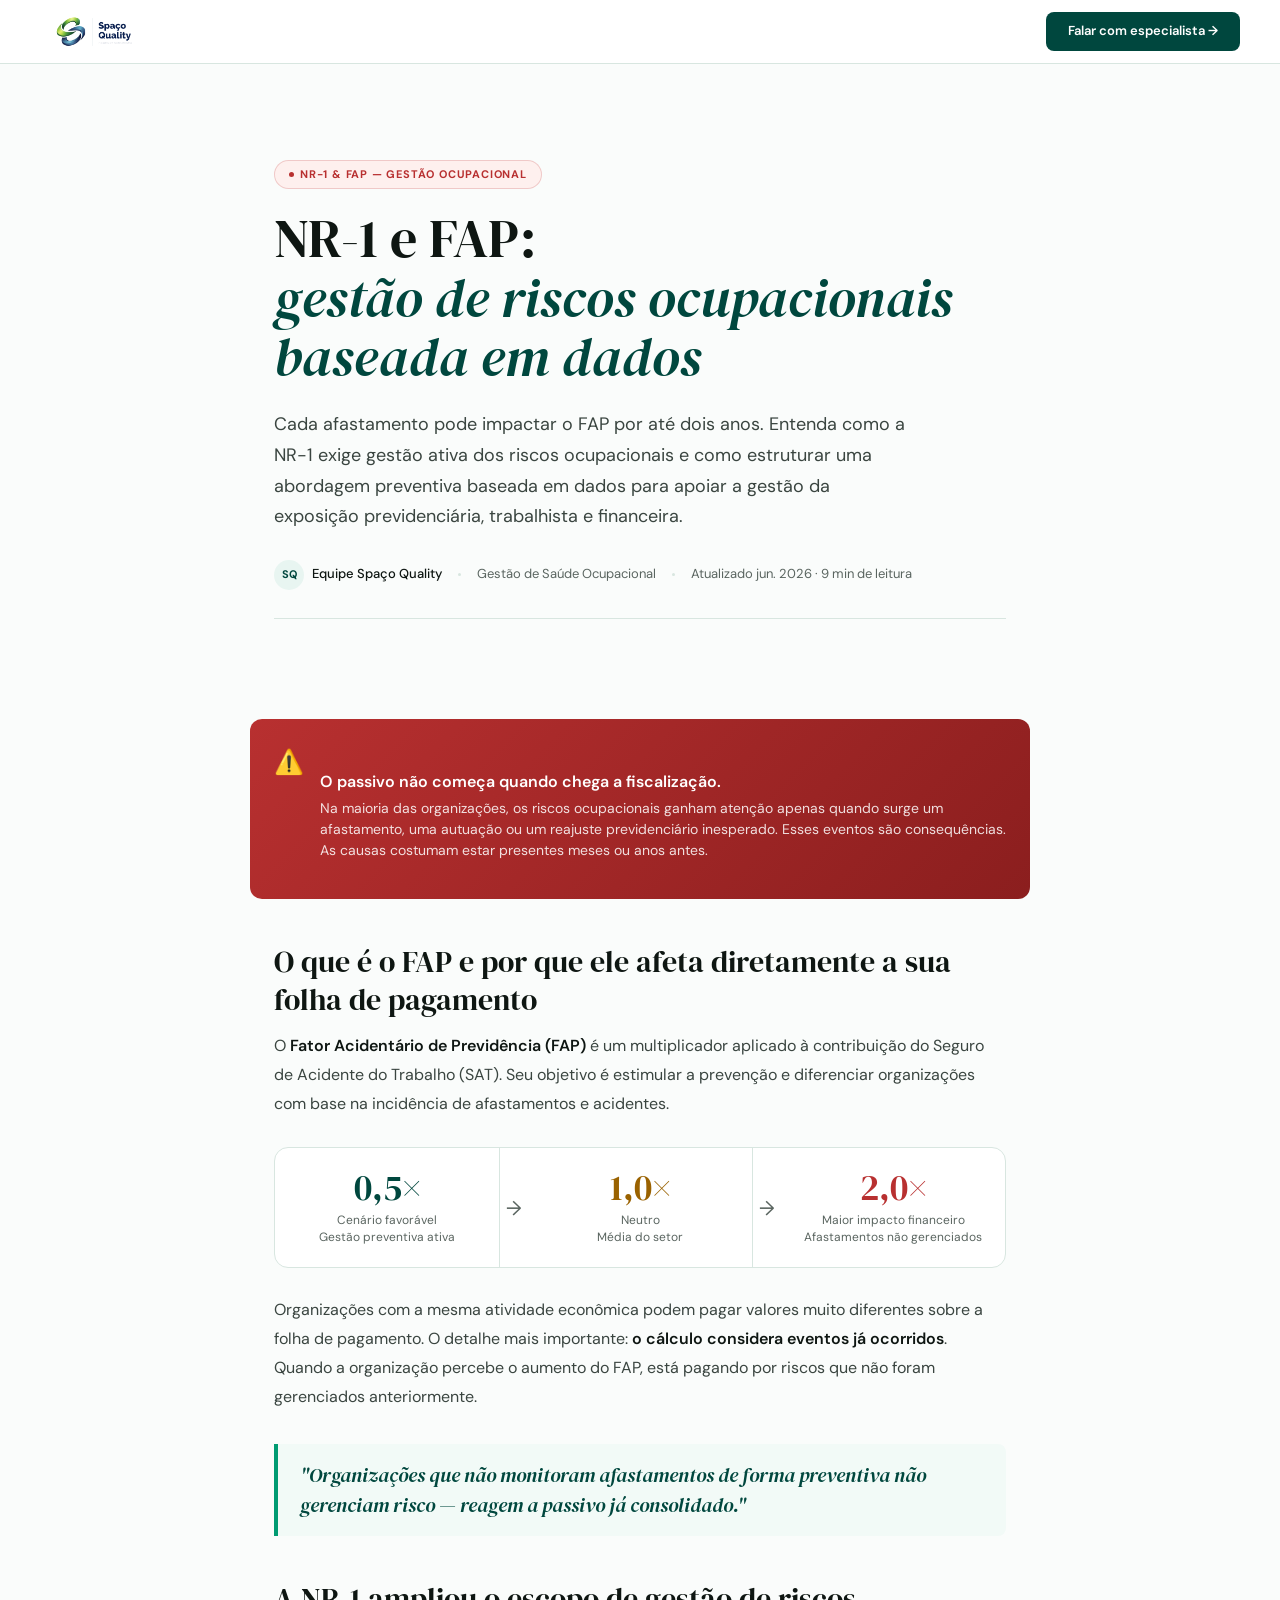
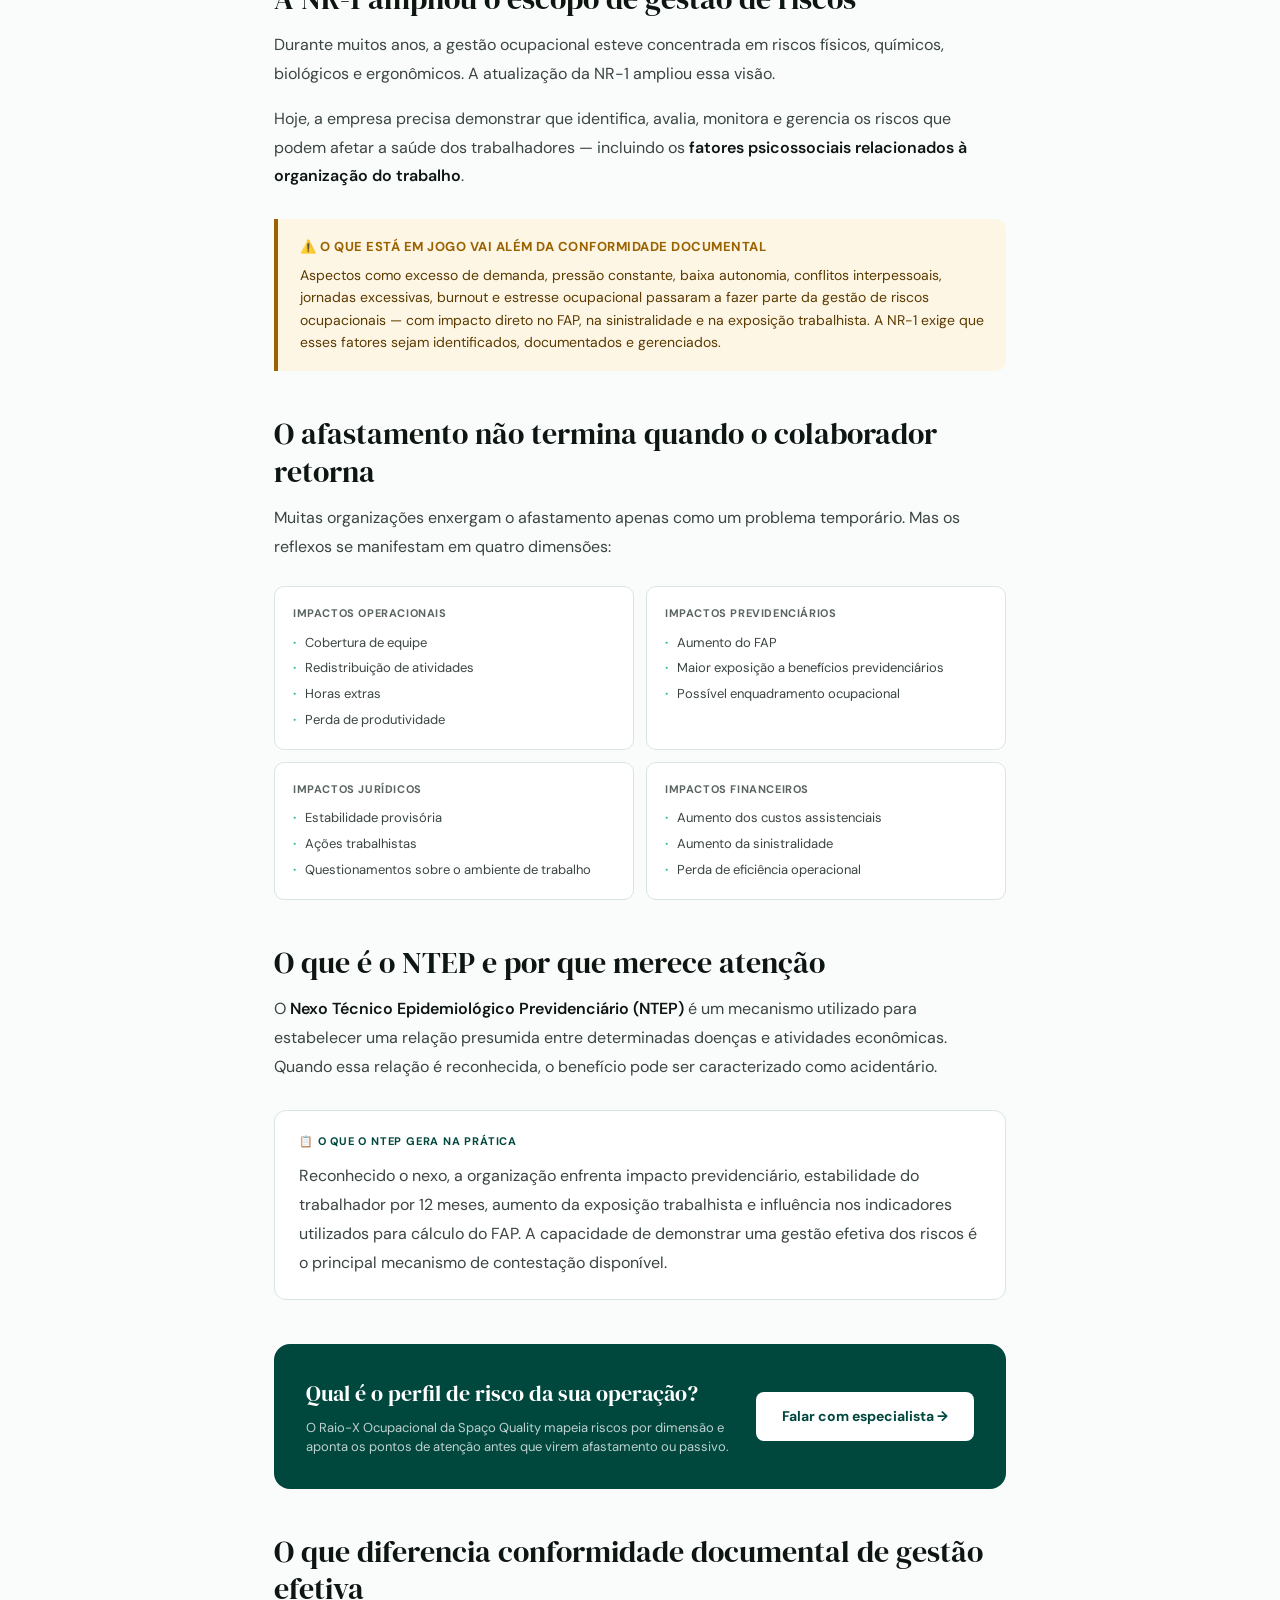
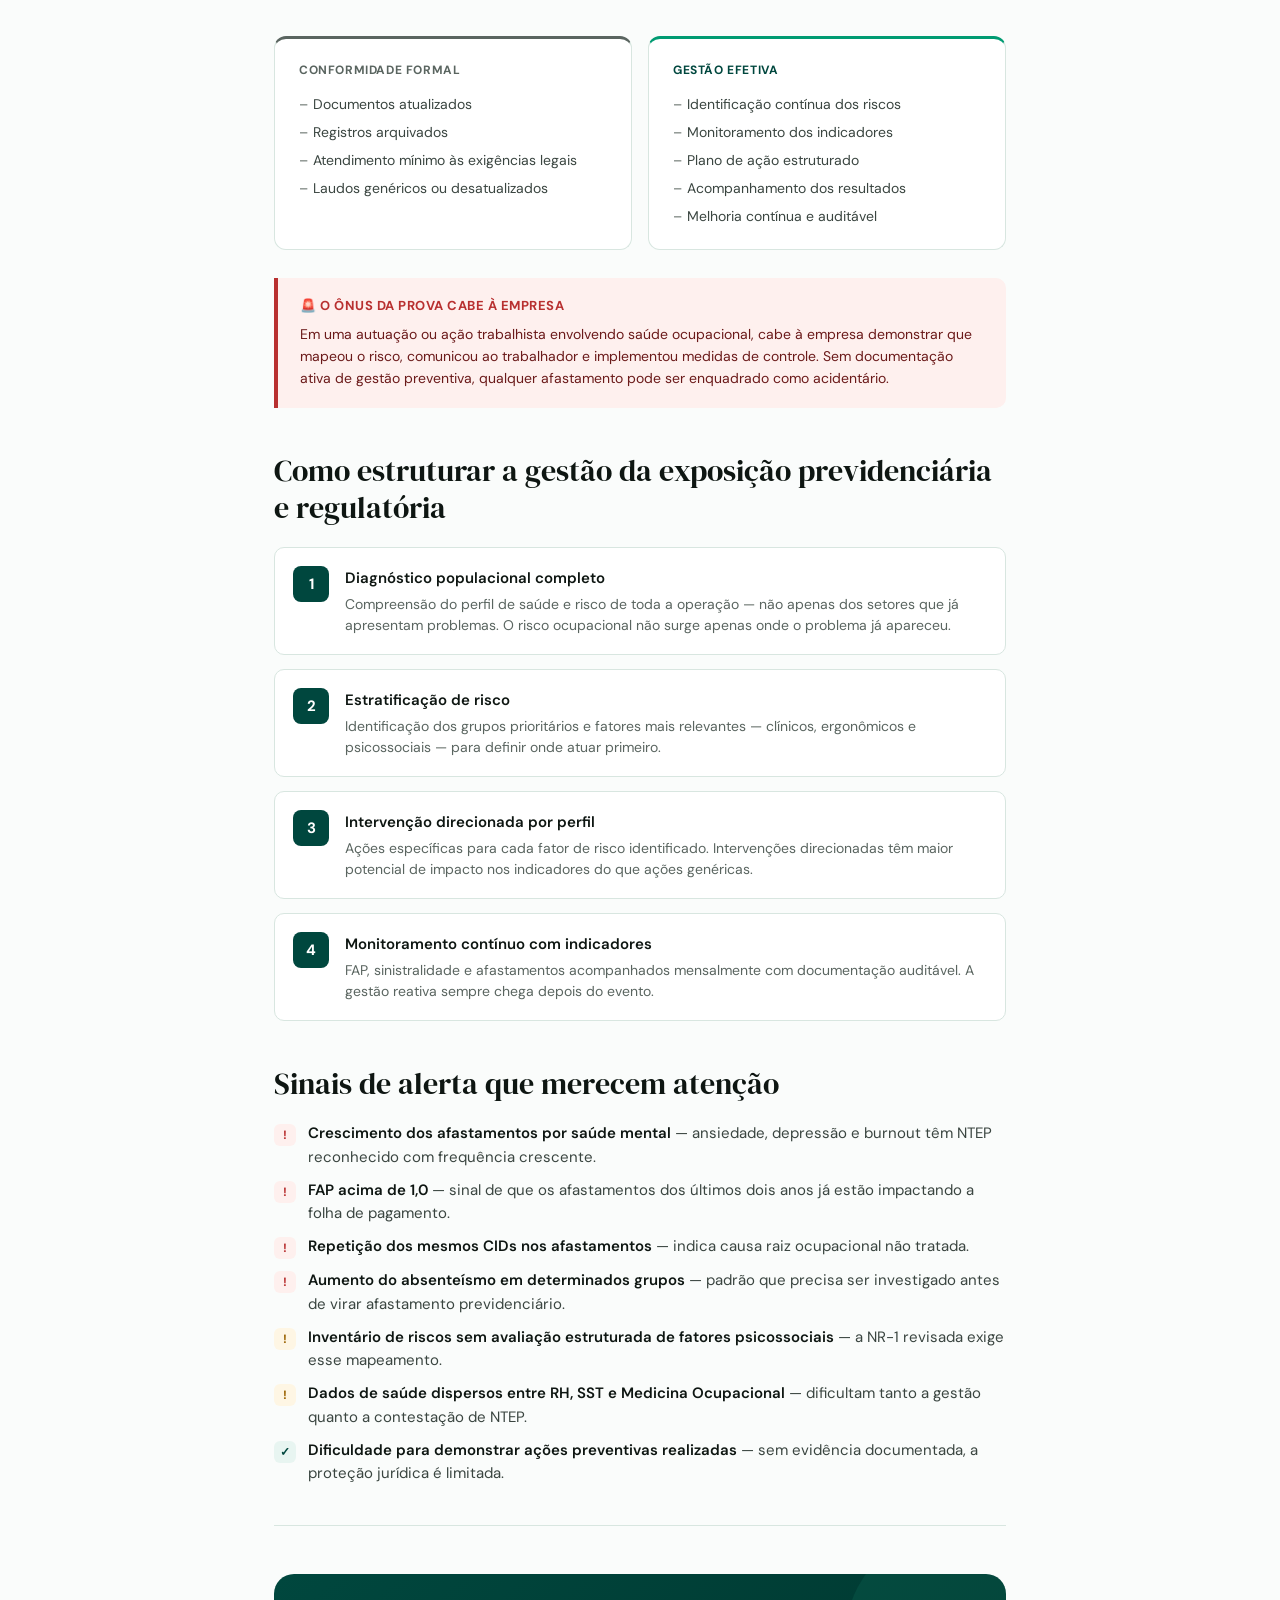
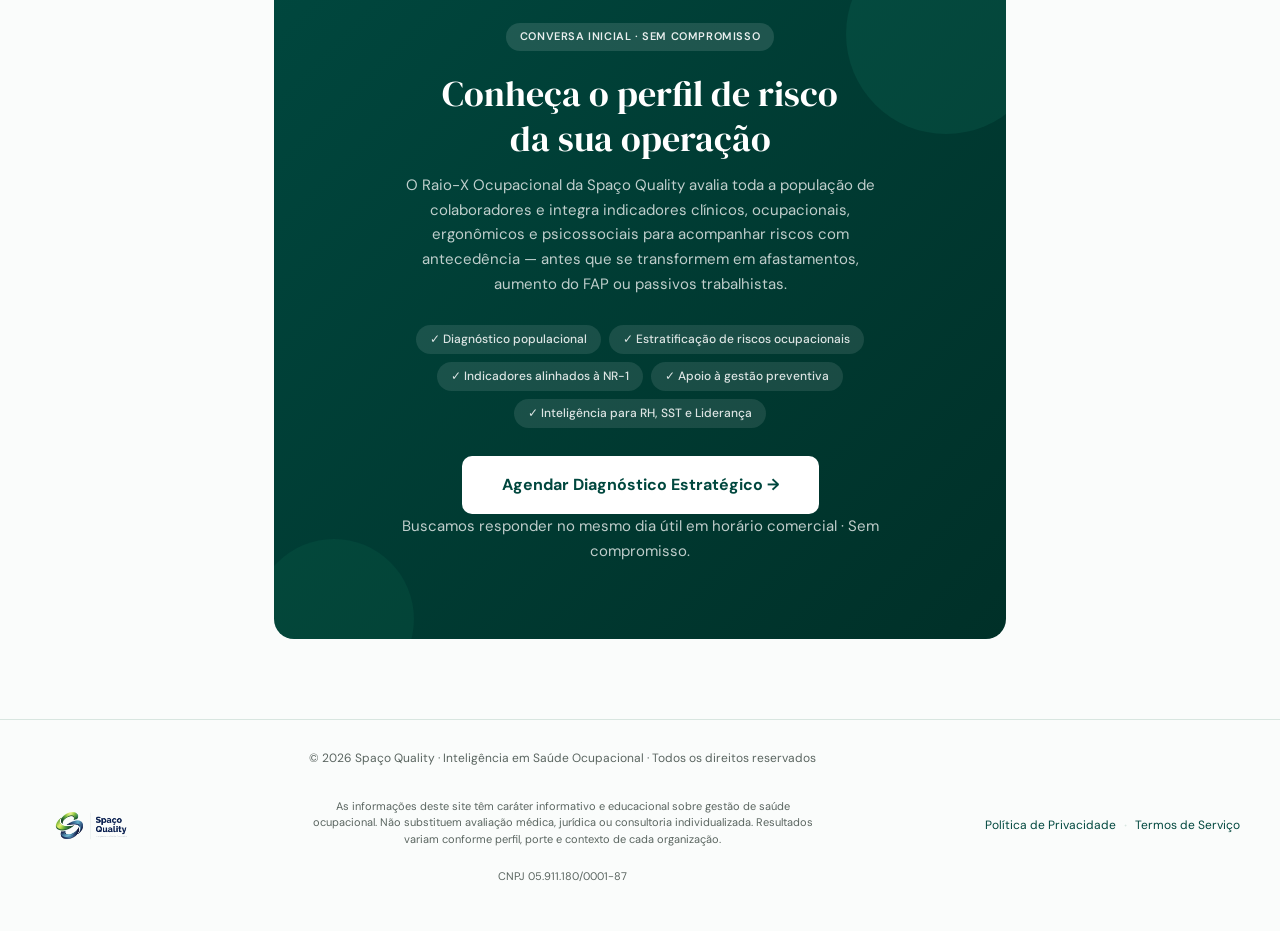
<file: nr1-fap/index.html>
<!DOCTYPE html>
<html lang="pt-BR">
<head>
<!-- Google Tag Manager -->
<script>(function(w,d,s,l,i){w[l]=w[l]||[];w[l].push({'gtm.start':
new Date().getTime(),event:'gtm.js'});var f=d.getElementsByTagName(s)[0],
j=d.createElement(s),dl=l!='dataLayer'?'&l='+l:'';j.async=true;j.src=
'https://www.googletagmanager.com/gtm.js?id='+i+dl;f.parentNode.insertBefore(j,f);
})(window,document,'script','dataLayer','GTM-TCVK6XH');</script>
<!-- End Google Tag Manager -->

<meta charset="UTF-8">
<meta name="viewport" content="width=device-width, initial-scale=1.0">
<title>NR-1 e FAP: gestão de riscos ocupacionais baseada em dados | Spaço Quality</title>
<link rel="canonical" href="https://lp.spacoquality.com.br/nr1-fap/">
<meta name="robots" content="index, follow">
<meta name="description" content="Cada afastamento pode impactar o FAP por até dois anos. Entenda como a NR-1 exige gestão ativa dos riscos ocupacionais e como estruturar uma abordagem preventiva baseada em dados.">
<!-- Preview: Google, WhatsApp, LinkedIn -->
<meta property="og:type" content="article">
<meta property="og:site_name" content="Spaço Quality">
<meta property="og:locale" content="pt_BR">
<meta property="og:title" content="NR-1 e FAP: gestão de riscos ocupacionais baseada em dados | Spaço Quality">
<meta property="og:description" content="Cada afastamento pode impactar o FAP por até dois anos. Entenda como a NR-1 exige gestão ativa dos riscos ocupacionais e como estruturar uma abordagem preventiva baseada em dados.">
<meta property="og:url" content="https://lp.spacoquality.com.br/nr1-fap/">
<meta property="og:image" content="https://lp.spacoquality.com.br/assets/images/logos/1-Novo-logo-spaco-quality-Transparente.png">
<meta property="og:image:alt" content="Spaço Quality — Inteligência em Saúde Corporativa">
<meta name="twitter:card" content="summary_large_image">
<meta name="twitter:title" content="NR-1 e FAP: gestão de riscos ocupacionais baseada em dados | Spaço Quality">
<meta name="twitter:description" content="Cada afastamento pode impactar o FAP por até dois anos. Entenda como a NR-1 exige gestão ativa dos riscos ocupacionais e como estruturar uma abordagem preventiva baseada em dados.">
<meta name="twitter:image" content="https://lp.spacoquality.com.br/assets/images/logos/1-Novo-logo-spaco-quality-Transparente.png">
<link rel="icon" href="/assets/images/logos/3-Novo-logo-spaco-quality-Transparente.png" type="image/png">
<link rel="apple-touch-icon" href="/assets/images/logos/3-Novo-logo-spaco-quality-Transparente.png">
<script type="application/ld+json">
{
  "@context": "https://schema.org",
  "@type": "Article",
  "headline": "NR-1 e FAP: gestão de riscos ocupacionais baseada em dados | Spaço Quality",
  "description": "Cada afastamento pode impactar o FAP por até dois anos. Entenda como a NR-1 exige gestão ativa dos riscos ocupacionais e como estruturar uma abordagem preventiva baseada em dados.",
  "url": "https://lp.spacoquality.com.br/nr1-fap/",
  "publisher": {
    "@type": "Organization",
    "name": "Spaço Quality",
    "logo": {
      "@type": "ImageObject",
      "url": "https://lp.spacoquality.com.br/assets/images/logos/1-Novo-logo-spaco-quality-Transparente.png"
    }
  },
  "inLanguage": "pt-BR"
}
</script>

<link rel="preconnect" href="https://fonts.googleapis.com">
<link rel="stylesheet" href="/assets/css/whatsapp-float.css">
<link rel="stylesheet" href="/assets/css/compliance-banner.css">
<link href="https://fonts.googleapis.com/css2?family=DM+Serif+Display:ital@0;1&family=DM+Sans:wght@300;400;500;600;700&display=swap" rel="stylesheet">
<style>
*, *::before, *::after { margin: 0; padding: 0; box-sizing: border-box; }
:root {
  --green-deep: #00473E; --green-mid: #00604F; --green-bright: #009B72;
  --green-light: #E8F5F1; --green-lighter: #F2FAF7; --accent: #2DBD8F;
  --red: #B83030; --red-light: #FEF0EE; --amber: #9A6200; --amber-light: #FEF6E4;
  --black: #0E1612; --gray-dark: #3A4540; --gray: #5A6560;
  --gray-light: #F2F5F4; --border: #D8E6E0; --white: #FFFFFF; --bg: #FAFCFB;
}
html { scroll-behavior: smooth; }
body { font-family: 'DM Sans', sans-serif; background: var(--bg); color: var(--black); line-height: 1.6; -webkit-font-smoothing: antialiased; }
.site-header { position: fixed; top: 0; left: 0; right: 0; z-index: 100; background: white; border-bottom: 1px solid var(--border); height: 64px; display: flex; align-items: center; justify-content: space-between; padding: 0 40px; }
.logo { height: 42px; width: auto; }
.header-cta { background: var(--green-deep); color: white; padding: 9px 22px; border-radius: 8px; font-size: 13px; font-weight: 600; text-decoration: none; transition: all 0.2s; white-space: nowrap; }
.header-cta:hover { background: var(--green-mid); transform: translateY(-1px); }
.article-hero { padding: 120px 24px 64px; max-width: 780px; margin: 0 auto; animation: fadeUp 0.5s ease forwards; }
.category-tag { display: inline-flex; align-items: center; gap: 6px; background: var(--red-light); color: var(--red); font-size: 11px; font-weight: 700; letter-spacing: 0.8px; text-transform: uppercase; padding: 5px 14px; border-radius: 100px; margin-bottom: 20px; border: 1px solid rgba(184,48,48,0.2); }
.category-tag .dot { width: 5px; height: 5px; background: var(--red); border-radius: 50%; }
.article-title { font-family: 'DM Serif Display', serif; font-size: clamp(34px, 5vw, 54px); font-weight: 400; color: var(--black); line-height: 1.1; margin-bottom: 22px; }
.article-title em { font-style: italic; color: var(--green-deep); }
.article-lead { font-size: 18px; color: var(--gray-dark); line-height: 1.7; max-width: 640px; margin-bottom: 28px; }
.article-meta { display: flex; align-items: center; gap: 16px; flex-wrap: wrap; font-size: 13px; color: var(--gray); padding-bottom: 28px; border-bottom: 1px solid var(--border); }
.meta-author { display: flex; align-items: center; gap: 8px; font-weight: 500; color: var(--black); }
.author-avatar { width: 30px; height: 30px; border-radius: 50%; background: var(--green-light); color: var(--green-deep); display: flex; align-items: center; justify-content: center; font-size: 11px; font-weight: 700; }
.meta-sep { width: 3px; height: 3px; background: var(--border); border-radius: 50%; }
.alert-banner { background: linear-gradient(135deg, #B83030 0%, #8B1E1E 100%); border-radius: 12px; padding: 22px 26px; margin: 36px auto; max-width: 780px; display: flex; align-items: flex-start; gap: 16px; }
.alert-icon { font-size: 24px; flex-shrink: 0; margin-top: 2px; }
.alert-text h3 { font-size: 16px; font-weight: 600; color: white; margin-bottom: 4px; }
.alert-text p { font-size: 14px; color: rgba(255,255,255,0.85); line-height: 1.5; }
.content-wrap { max-width: 780px; margin: 0 auto; padding: 0 24px 80px; }
.fap-scale { display: flex; align-items: stretch; gap: 0; background: white; border: 1px solid var(--border); border-radius: 14px; overflow: hidden; margin: 28px 0; }
.fap-item { flex: 1; padding: 22px 18px; text-align: center; border-right: 1px solid var(--border); }
.fap-item:last-child { border-right: none; }
.fap-num { font-family: 'DM Serif Display', serif; font-size: 36px; line-height: 1; margin-bottom: 6px; }
.fap-num.best { color: var(--green-deep); }
.fap-num.worst { color: var(--red); }
.fap-label { font-size: 12px; color: var(--gray); line-height: 1.4; }
.fap-arrow { display: flex; align-items: center; padding: 0 6px; color: var(--gray); font-size: 20px; flex-shrink: 0; }
h2 { font-family: 'DM Serif Display', serif; font-size: clamp(22px, 3vw, 30px); font-weight: 400; color: var(--black); margin: 44px 0 14px; line-height: 1.25; }
h3 { font-size: 18px; font-weight: 600; color: var(--black); margin: 28px 0 10px; }
p { font-size: 16px; color: var(--gray-dark); line-height: 1.8; margin-bottom: 16px; }
strong { color: var(--black); font-weight: 600; }
.pull-quote { border-left: 4px solid var(--green-bright); padding: 16px 22px; margin: 32px 0; background: var(--green-lighter); border-radius: 0 8px 8px 0; }
.pull-quote p { font-family: 'DM Serif Display', serif; font-size: 20px; font-style: italic; color: var(--green-deep); line-height: 1.5; margin: 0; }
.impact-grid { display: grid; grid-template-columns: 1fr 1fr; gap: 12px; margin: 24px 0; }
.impact-card { background: white; border: 1px solid var(--border); border-radius: 10px; padding: 18px; }
.impact-card-label { font-size: 11px; font-weight: 700; text-transform: uppercase; letter-spacing: 0.6px; color: var(--gray); margin-bottom: 10px; }
.impact-card ul { list-style: none; display: flex; flex-direction: column; gap: 5px; }
.impact-card ul li { font-size: 13px; color: var(--gray-dark); padding-left: 12px; position: relative; }
.impact-card ul li::before { content: '·'; position: absolute; left: 0; color: var(--accent); font-weight: 700; }
.two-col-compare { display: grid; grid-template-columns: 1fr 1fr; gap: 16px; margin: 28px 0; }
.compare-card { background: white; border: 1px solid var(--border); border-radius: 12px; padding: 22px 24px; }
.compare-card.formal { border-top: 3px solid var(--gray); }
.compare-card.effective { border-top: 3px solid var(--green-bright); }
.compare-card-label { font-size: 12px; font-weight: 700; text-transform: uppercase; letter-spacing: 0.6px; margin-bottom: 14px; }
.compare-card.formal .compare-card-label { color: var(--gray); }
.compare-card.effective .compare-card-label { color: var(--green-deep); }
.compare-card ul { list-style: none; display: flex; flex-direction: column; gap: 7px; }
.compare-card ul li { font-size: 14px; color: var(--gray-dark); line-height: 1.5; padding-left: 14px; position: relative; }
.compare-card ul li::before { content: '–'; position: absolute; left: 0; color: var(--gray); }
.highlight-box { border-left: 4px solid; border-radius: 0 10px 10px 0; padding: 18px 22px; margin: 28px 0; }
.highlight-box.amber { background: var(--amber-light); border-color: var(--amber); }
.highlight-box.red { background: var(--red-light); border-color: var(--red); }
.highlight-box.green { background: var(--green-lighter); border-color: var(--green-bright); }
.highlight-box-title { font-size: 13px; font-weight: 700; text-transform: uppercase; letter-spacing: 0.5px; margin-bottom: 6px; }
.highlight-box.amber .highlight-box-title { color: var(--amber); }
.highlight-box.red .highlight-box-title { color: var(--red); }
.highlight-box.green .highlight-box-title { color: var(--green-deep); }
.highlight-box p { font-size: 14px; margin: 0; line-height: 1.6; }
.highlight-box.amber p { color: #5A3A00; }
.highlight-box.red p { color: #6B1A1A; }
.highlight-box.green p { color: #003028; }
.info-box { background: white; border: 1px solid var(--border); border-radius: 12px; padding: 22px 24px; margin: 28px 0; }
.info-box-label { font-size: 11px; font-weight: 700; text-transform: uppercase; letter-spacing: 0.8px; color: var(--green-deep); margin-bottom: 12px; }
.info-box p { margin-bottom: 0; }
.steps { display: flex; flex-direction: column; gap: 14px; margin: 20px 0; }
.step-item { display: flex; gap: 16px; align-items: flex-start; background: white; border: 1px solid var(--border); border-radius: 10px; padding: 18px; }
.step-num { width: 36px; height: 36px; border-radius: 8px; background: var(--green-deep); color: white; display: flex; align-items: center; justify-content: center; font-size: 15px; font-weight: 700; flex-shrink: 0; }
.step-body h4 { font-size: 15px; font-weight: 600; color: var(--black); margin-bottom: 4px; }
.step-body p { font-size: 14px; color: var(--gray); margin: 0; line-height: 1.5; }
.checklist { list-style: none; display: flex; flex-direction: column; gap: 10px; margin: 20px 0; }
.checklist li { display: flex; align-items: flex-start; gap: 12px; font-size: 15px; color: var(--gray-dark); line-height: 1.55; }
.check-icon { width: 22px; height: 22px; border-radius: 6px; background: var(--green-light); color: var(--green-deep); display: flex; align-items: center; justify-content: center; font-size: 12px; font-weight: 700; flex-shrink: 0; margin-top: 2px; }
.check-icon.warn { background: var(--red-light); color: var(--red); }
.check-icon.amber { background: var(--amber-light); color: var(--amber); }
.mid-cta { background: var(--green-deep); border-radius: 16px; padding: 32px; margin: 44px 0; display: flex; align-items: center; justify-content: space-between; gap: 24px; }
.mid-cta-text h3 { font-family: 'DM Serif Display', serif; font-size: 22px; font-weight: 400; color: white; margin: 0 0 6px; }
.mid-cta-text p { font-size: 13px; color: rgba(255,255,255,0.75); margin: 0; line-height: 1.5; }
.mid-cta-btn { background: white; color: var(--green-deep); padding: 13px 26px; border-radius: 8px; font-size: 14px; font-weight: 700; text-decoration: none; white-space: nowrap; transition: all 0.2s; flex-shrink: 0; }
.mid-cta-btn:hover { transform: translateY(-2px); box-shadow: 0 8px 24px rgba(0,0,0,0.2); }
.divider { border: none; border-top: 1px solid var(--border); margin: 40px 0; }
.bottom-cta { background: linear-gradient(135deg, var(--green-deep) 0%, #003028 100%); border-radius: 20px; padding: 48px 40px; text-align: center; margin: 48px 0 0; position: relative; overflow: hidden; }
.bottom-cta::before { content: ''; position: absolute; top: -40px; right: -40px; width: 200px; height: 200px; border-radius: 50%; background: rgba(45,189,143,0.1); }
.bottom-cta::after { content: ''; position: absolute; bottom: -60px; left: -20px; width: 160px; height: 160px; border-radius: 50%; background: rgba(45,189,143,0.07); }
.bottom-cta-badge { display: inline-block; background: rgba(255,255,255,0.12); color: rgba(255,255,255,0.9); font-size: 11px; font-weight: 600; letter-spacing: 0.6px; text-transform: uppercase; padding: 5px 14px; border-radius: 100px; margin-bottom: 20px; }
.bottom-cta h2 { font-family: 'DM Serif Display', serif; font-size: clamp(24px, 4vw, 36px); color: white; margin: 0 0 12px; font-weight: 400; }
.bottom-cta p { font-size: 15px; color: rgba(255,255,255,0.75); max-width: 480px; margin: 0 auto 28px; line-height: 1.65; }
.bottom-cta-btn { display: inline-block; background: white; color: var(--green-deep); padding: 16px 40px; border-radius: 10px; font-size: 16px; font-weight: 700; text-decoration: none; transition: all 0.2s; position: relative; z-index: 1; }
.bottom-cta-btn:hover { transform: translateY(-3px); box-shadow: 0 12px 32px rgba(0,0,0,0.25); }
.bottom-cta-sub { font-size: 12px; color: rgba(255,255,255,0.5); margin-top: 12px; position: relative; z-index: 1; }
.bottom-cta-features { display: flex; flex-wrap: wrap; justify-content: center; gap: 8px; margin: 20px 0 28px; }
.bottom-cta-features span { background: rgba(255,255,255,0.1); color: rgba(255,255,255,0.85); font-size: 12px; font-weight: 500; padding: 5px 14px; border-radius: 100px; }

/* ── FOOTER CONFORMIDADE ── */
.site-footer { border-top: 1px solid var(--border); padding: 28px 40px; display: flex; align-items: center; justify-content: space-between; flex-wrap: wrap; gap: 16px; }
.footer-logo { height: 40px; width: auto; max-width: 180px; object-fit: contain; display: block; }
.footer-center { display: flex; flex-direction: column; gap: 4px; text-align: center; }
.footer-text { font-size: 12px; color: var(--gray); }
.footer-cnpj { font-size: 11px; color: var(--gray); }
.footer-links { display: flex; align-items: center; gap: 8px; }
.footer-links a { font-size: 12px; color: var(--green-deep); text-decoration: none; }
.footer-links a:hover { text-decoration: underline; }
.footer-links span { color: var(--border); }
.footer-disclaimer { font-size: 11px; color: var(--gray); line-height: 1.5; max-width: 520px; margin-top: 8px; }

@media (max-width: 640px) {
  .site-header { padding: 0 18px; height: 56px; } .logo { height: 34px; } .header-cta { padding: 8px 14px; font-size: 12px; }
  .article-hero { padding: 80px 18px 40px; } .alert-banner { padding: 18px; }
  .impact-grid { grid-template-columns: 1fr; } .two-col-compare { grid-template-columns: 1fr; }
  .fap-scale { flex-direction: column; } .fap-arrow { display: none; }
  .mid-cta { flex-direction: column; align-items: flex-start; } .mid-cta-btn { width: 100%; text-align: center; }
  .bottom-cta { padding: 36px 22px; }
  .site-footer { padding: 20px 18px; flex-direction: column; align-items: flex-start; }
  .footer-center { text-align: left; }
  .content-wrap { padding: 0 18px 60px; }
}
@keyframes fadeUp { from { opacity: 0; transform: translateY(16px); } to { opacity: 1; transform: translateY(0); } }
</style>
</head>
<body>

<!-- Google Tag Manager (noscript) -->
<noscript><iframe src="https://www.googletagmanager.com/ns.html?id=GTM-TCVK6XH"
height="0" width="0" style="display:none;visibility:hidden"></iframe></noscript>
<!-- End Google Tag Manager (noscript) -->


<header class="site-header">
  <img class="logo" src="/assets/images/logos/1-Novo-logo-spaco-quality-Transparente.png" alt="Spaço Quality">
  <a href="https://wa.me/5511983811360?text=Ol%C3%A1%2C%20vim%20pelo%20Google%20e%20estou%20com%20d%C3%BAvidas%20sobre%20como%20apoiar%20a%20gest%C3%A3o%20do%20FAP%20da%20minha%20empresa%20e%20adequar%20%C3%A0%20NR1.%20Gostaria%20de%20entender%20melhor%20como%20a%20Spa%C3%A7o%20Quality%20pode%20nos%20ajudar." target="_blank" rel="noopener" class="header-cta" data-gtm-whatsapp="header" data-page-topic="NR1_FAP">Falar com especialista →</a>
</header>

<div class="compliance-banner">
  <p>Conteúdo informativo. Resultados variam conforme perfil da organização. Não constitui promessa de resultado.</p>
</div>

<div class="article-hero">
  <div class="category-tag"><span class="dot"></span> NR-1 &amp; FAP — Gestão Ocupacional</div>
  <h1 class="article-title">NR-1 e FAP:<br><em>gestão de riscos ocupacionais<br>baseada em dados</em></h1>
  <p class="article-lead">Cada afastamento pode impactar o FAP por até dois anos. Entenda como a NR-1 exige gestão ativa dos riscos ocupacionais e como estruturar uma abordagem preventiva baseada em dados para apoiar a gestão da exposição previdenciária, trabalhista e financeira.</p>
  <div class="article-meta">
    <div class="meta-author"><div class="author-avatar">SQ</div> Equipe Spaço Quality</div>
    <span class="meta-sep"></span> Gestão de Saúde Ocupacional
    <span class="meta-sep"></span> Atualizado jun. 2026 · 9 min de leitura
  </div>
</div>

<div class="alert-banner" style="padding-left:24px;padding-right:24px;">
  <div class="alert-icon">⚠️</div>
  <div class="alert-text">
    <h3>O passivo não começa quando chega a fiscalização.</h3>
    <p>Na maioria das organizações, os riscos ocupacionais ganham atenção apenas quando surge um afastamento, uma autuação ou um reajuste previdenciário inesperado. Esses eventos são consequências. As causas costumam estar presentes meses ou anos antes.</p>
  </div>
</div>

<div class="content-wrap">

  <h2>O que é o FAP e por que ele afeta diretamente a sua folha de pagamento</h2>
  <p>O <strong>Fator Acidentário de Previdência (FAP)</strong> é um multiplicador aplicado à contribuição do Seguro de Acidente do Trabalho (SAT). Seu objetivo é estimular a prevenção e diferenciar organizações com base na incidência de afastamentos e acidentes.</p>

  <div class="fap-scale">
    <div class="fap-item"><div class="fap-num best">0,5×</div><div class="fap-label">Cenário favorável<br>Gestão preventiva ativa</div></div>
    <div class="fap-arrow">→</div>
    <div class="fap-item"><div class="fap-num" style="color:var(--amber)">1,0×</div><div class="fap-label">Neutro<br>Média do setor</div></div>
    <div class="fap-arrow">→</div>
    <div class="fap-item"><div class="fap-num worst">2,0×</div><div class="fap-label">Maior impacto financeiro<br>Afastamentos não gerenciados</div></div>
  </div>

  <p>Organizações com a mesma atividade econômica podem pagar valores muito diferentes sobre a folha de pagamento. O detalhe mais importante: <strong>o cálculo considera eventos já ocorridos</strong>. Quando a organização percebe o aumento do FAP, está pagando por riscos que não foram gerenciados anteriormente.</p>

  <div class="pull-quote">
    <p>"Organizações que não monitoram afastamentos de forma preventiva não gerenciam risco — reagem a passivo já consolidado."</p>
  </div>

  <h2>A NR-1 ampliou o escopo de gestão de riscos</h2>
  <p>Durante muitos anos, a gestão ocupacional esteve concentrada em riscos físicos, químicos, biológicos e ergonômicos. A atualização da NR-1 ampliou essa visão.</p>
  <p>Hoje, a empresa precisa demonstrar que identifica, avalia, monitora e gerencia os riscos que podem afetar a saúde dos trabalhadores — incluindo os <strong>fatores psicossociais relacionados à organização do trabalho</strong>.</p>

  <div class="highlight-box amber">
    <div class="highlight-box-title">⚠️ O que está em jogo vai além da conformidade documental</div>
    <p>Aspectos como excesso de demanda, pressão constante, baixa autonomia, conflitos interpessoais, jornadas excessivas, burnout e estresse ocupacional passaram a fazer parte da gestão de riscos ocupacionais — com impacto direto no FAP, na sinistralidade e na exposição trabalhista. A NR-1 exige que esses fatores sejam identificados, documentados e gerenciados.</p>
  </div>

  <h2>O afastamento não termina quando o colaborador retorna</h2>
  <p>Muitas organizações enxergam o afastamento apenas como um problema temporário. Mas os reflexos se manifestam em quatro dimensões:</p>

  <div class="impact-grid">
    <div class="impact-card"><div class="impact-card-label">Impactos operacionais</div><ul><li>Cobertura de equipe</li><li>Redistribuição de atividades</li><li>Horas extras</li><li>Perda de produtividade</li></ul></div>
    <div class="impact-card"><div class="impact-card-label">Impactos previdenciários</div><ul><li>Aumento do FAP</li><li>Maior exposição a benefícios previdenciários</li><li>Possível enquadramento ocupacional</li></ul></div>
    <div class="impact-card"><div class="impact-card-label">Impactos jurídicos</div><ul><li>Estabilidade provisória</li><li>Ações trabalhistas</li><li>Questionamentos sobre o ambiente de trabalho</li></ul></div>
    <div class="impact-card"><div class="impact-card-label">Impactos financeiros</div><ul><li>Aumento dos custos assistenciais</li><li>Aumento da sinistralidade</li><li>Perda de eficiência operacional</li></ul></div>
  </div>

  <h2>O que é o NTEP e por que merece atenção</h2>
  <p>O <strong>Nexo Técnico Epidemiológico Previdenciário (NTEP)</strong> é um mecanismo utilizado para estabelecer uma relação presumida entre determinadas doenças e atividades econômicas. Quando essa relação é reconhecida, o benefício pode ser caracterizado como acidentário.</p>

  <div class="info-box">
    <div class="info-box-label">📋 O que o NTEP gera na prática</div>
    <p>Reconhecido o nexo, a organização enfrenta impacto previdenciário, estabilidade do trabalhador por 12 meses, aumento da exposição trabalhista e influência nos indicadores utilizados para cálculo do FAP. A capacidade de demonstrar uma gestão efetiva dos riscos é o principal mecanismo de contestação disponível.</p>
  </div>

  <div class="mid-cta">
    <div class="mid-cta-text">
      <h3>Qual é o perfil de risco da sua operação?</h3>
      <p>O Raio-X Ocupacional da Spaço Quality mapeia riscos por dimensão e aponta os pontos de atenção antes que virem afastamento ou passivo.</p>
    </div>
    <a href="https://wa.me/5511983811360?text=Ol%C3%A1%2C%20vim%20pelo%20Google%20e%20estou%20com%20d%C3%BAvidas%20sobre%20como%20apoiar%20a%20gest%C3%A3o%20do%20FAP%20da%20minha%20empresa%20e%20adequar%20%C3%A0%20NR1.%20Gostaria%20de%20entender%20melhor%20como%20a%20Spa%C3%A7o%20Quality%20pode%20nos%20ajudar." target="_blank" rel="noopener" class="mid-cta-btn" data-gtm-whatsapp="mid_article" data-page-topic="NR1_FAP">Falar com especialista →</a>
  </div>

  <h2>O que diferencia conformidade documental de gestão efetiva</h2>

  <div class="two-col-compare">
    <div class="compare-card formal">
      <div class="compare-card-label">Conformidade formal</div>
      <ul>
        <li>Documentos atualizados</li>
        <li>Registros arquivados</li>
        <li>Atendimento mínimo às exigências legais</li>
        <li>Laudos genéricos ou desatualizados</li>
      </ul>
    </div>
    <div class="compare-card effective">
      <div class="compare-card-label">Gestão efetiva</div>
      <ul>
        <li>Identificação contínua dos riscos</li>
        <li>Monitoramento dos indicadores</li>
        <li>Plano de ação estruturado</li>
        <li>Acompanhamento dos resultados</li>
        <li>Melhoria contínua e auditável</li>
      </ul>
    </div>
  </div>

  <div class="highlight-box red">
    <div class="highlight-box-title">🚨 O ônus da prova cabe à empresa</div>
    <p>Em uma autuação ou ação trabalhista envolvendo saúde ocupacional, cabe à empresa demonstrar que mapeou o risco, comunicou ao trabalhador e implementou medidas de controle. Sem documentação ativa de gestão preventiva, qualquer afastamento pode ser enquadrado como acidentário.</p>
  </div>

  <h2>Como estruturar a gestão da exposição previdenciária e regulatória</h2>

  <div class="steps">
    <div class="step-item"><div class="step-num">1</div><div class="step-body"><h4>Diagnóstico populacional completo</h4><p>Compreensão do perfil de saúde e risco de toda a operação — não apenas dos setores que já apresentam problemas. O risco ocupacional não surge apenas onde o problema já apareceu.</p></div></div>
    <div class="step-item"><div class="step-num">2</div><div class="step-body"><h4>Estratificação de risco</h4><p>Identificação dos grupos prioritários e fatores mais relevantes — clínicos, ergonômicos e psicossociais — para definir onde atuar primeiro.</p></div></div>
    <div class="step-item"><div class="step-num">3</div><div class="step-body"><h4>Intervenção direcionada por perfil</h4><p>Ações específicas para cada fator de risco identificado. Intervenções direcionadas têm maior potencial de impacto nos indicadores do que ações genéricas.</p></div></div>
    <div class="step-item"><div class="step-num">4</div><div class="step-body"><h4>Monitoramento contínuo com indicadores</h4><p>FAP, sinistralidade e afastamentos acompanhados mensalmente com documentação auditável. A gestão reativa sempre chega depois do evento.</p></div></div>
  </div>

  <h2>Sinais de alerta que merecem atenção</h2>

  <ul class="checklist">
    <li><div class="check-icon warn">!</div><span><strong>Crescimento dos afastamentos por saúde mental</strong> — ansiedade, depressão e burnout têm NTEP reconhecido com frequência crescente.</span></li>
    <li><div class="check-icon warn">!</div><span><strong>FAP acima de 1,0</strong> — sinal de que os afastamentos dos últimos dois anos já estão impactando a folha de pagamento.</span></li>
    <li><div class="check-icon warn">!</div><span><strong>Repetição dos mesmos CIDs nos afastamentos</strong> — indica causa raiz ocupacional não tratada.</span></li>
    <li><div class="check-icon warn">!</div><span><strong>Aumento do absenteísmo em determinados grupos</strong> — padrão que precisa ser investigado antes de virar afastamento previdenciário.</span></li>
    <li><div class="check-icon amber">!</div><span><strong>Inventário de riscos sem avaliação estruturada de fatores psicossociais</strong> — a NR-1 revisada exige esse mapeamento.</span></li>
    <li><div class="check-icon amber">!</div><span><strong>Dados de saúde dispersos entre RH, SST e Medicina Ocupacional</strong> — dificultam tanto a gestão quanto a contestação de NTEP.</span></li>
    <li><div class="check-icon">✓</div><span><strong>Dificuldade para demonstrar ações preventivas realizadas</strong> — sem evidência documentada, a proteção jurídica é limitada.</span></li>
  </ul>

  <hr class="divider">

  <div class="bottom-cta">
    <div class="bottom-cta-badge">Conversa inicial · Sem compromisso</div>
    <h2>Conheça o perfil de risco<br>da sua operação</h2>
    <p>O Raio-X Ocupacional da Spaço Quality avalia toda a população de colaboradores e integra indicadores clínicos, ocupacionais, ergonômicos e psicossociais para acompanhar riscos com antecedência — antes que se transformem em afastamentos, aumento do FAP ou passivos trabalhistas.</p>
    <div class="bottom-cta-features">
      <span>✓ Diagnóstico populacional</span>
      <span>✓ Estratificação de riscos ocupacionais</span>
      <span>✓ Indicadores alinhados à NR-1</span>
      <span>✓ Apoio à gestão preventiva</span>
      <span>✓ Inteligência para RH, SST e Liderança</span>
    </div>
    <a href="https://wa.me/5511983811360?text=Ol%C3%A1%2C%20vim%20pelo%20Google%20e%20estou%20com%20d%C3%BAvidas%20sobre%20como%20apoiar%20a%20gest%C3%A3o%20do%20FAP%20da%20minha%20empresa%20e%20adequar%20%C3%A0%20NR1.%20Gostaria%20de%20entender%20melhor%20como%20a%20Spa%C3%A7o%20Quality%20pode%20nos%20ajudar." target="_blank" rel="noopener" class="bottom-cta-btn" data-gtm-whatsapp="bottom_cta" data-page-topic="NR1_FAP">Agendar Diagnóstico Estratégico →</a>
    <p class="bottom-cta-sub">Buscamos responder no mesmo dia útil em horário comercial · Sem compromisso.</p>
  </div>

</div>

<footer class="site-footer">
  <img class="footer-logo" src="/assets/images/logos/1-Novo-logo-spaco-quality-Transparente.png" alt="Spaço Quality">
  <div class="footer-center">
    <p class="footer-text">© 2026 Spaço Quality · Inteligência em Saúde Ocupacional · Todos os direitos reservados</p>
    <p class="footer-disclaimer">As informações deste site têm caráter informativo e educacional sobre gestão de saúde ocupacional. Não substituem avaliação médica, jurídica ou consultoria individualizada. Resultados variam conforme perfil, porte e contexto de cada organização.</p>
    <p class="footer-cnpj">CNPJ 05.911.180/0001-87</p>
  </div>
  <div class="footer-links">
    <a href="/politica-de-privacidade.html">Política de Privacidade</a>
    <span>·</span>
    <a href="/termos-de-servico.html">Termos de Serviço</a>
  </div>
</footer>

<script src="/assets/js/whatsapp-float.js" defer></script>
<script src="/assets/js/analytics.js" defer></script>
</body>
</html>
</file>
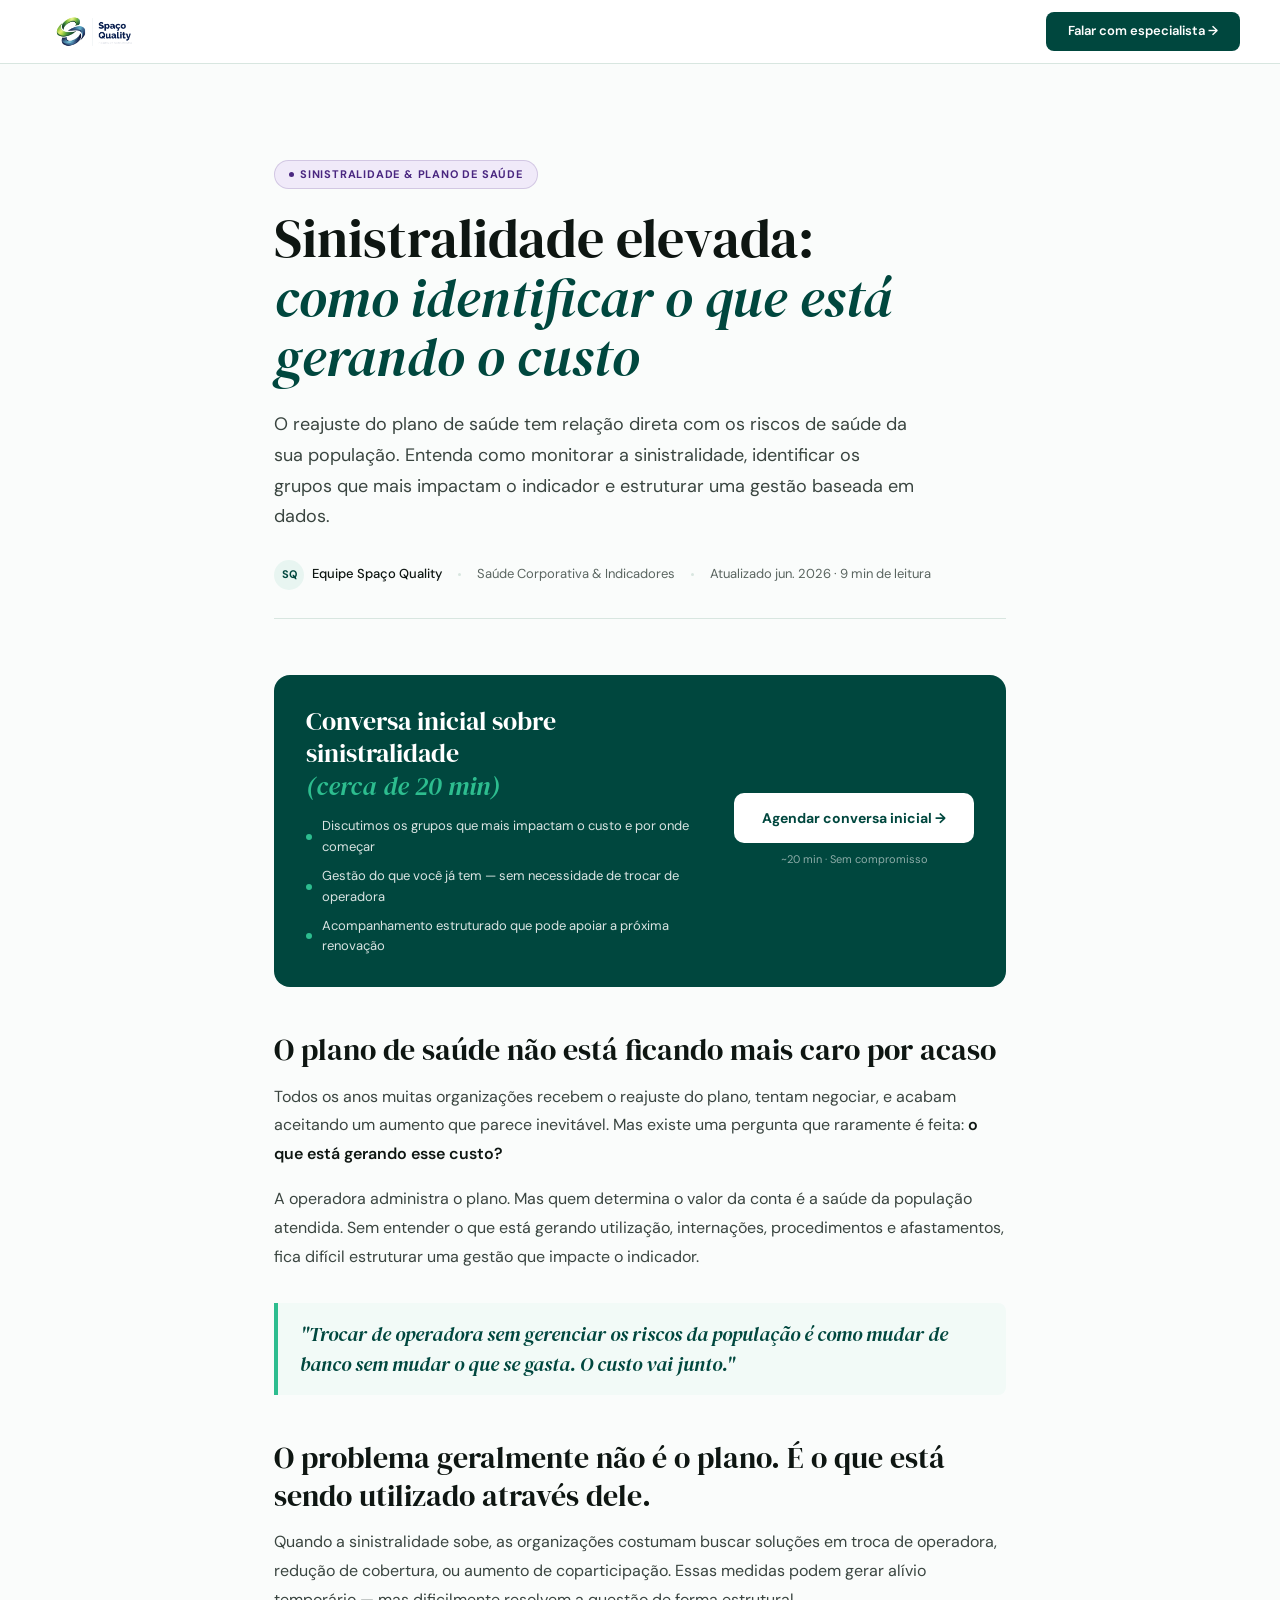
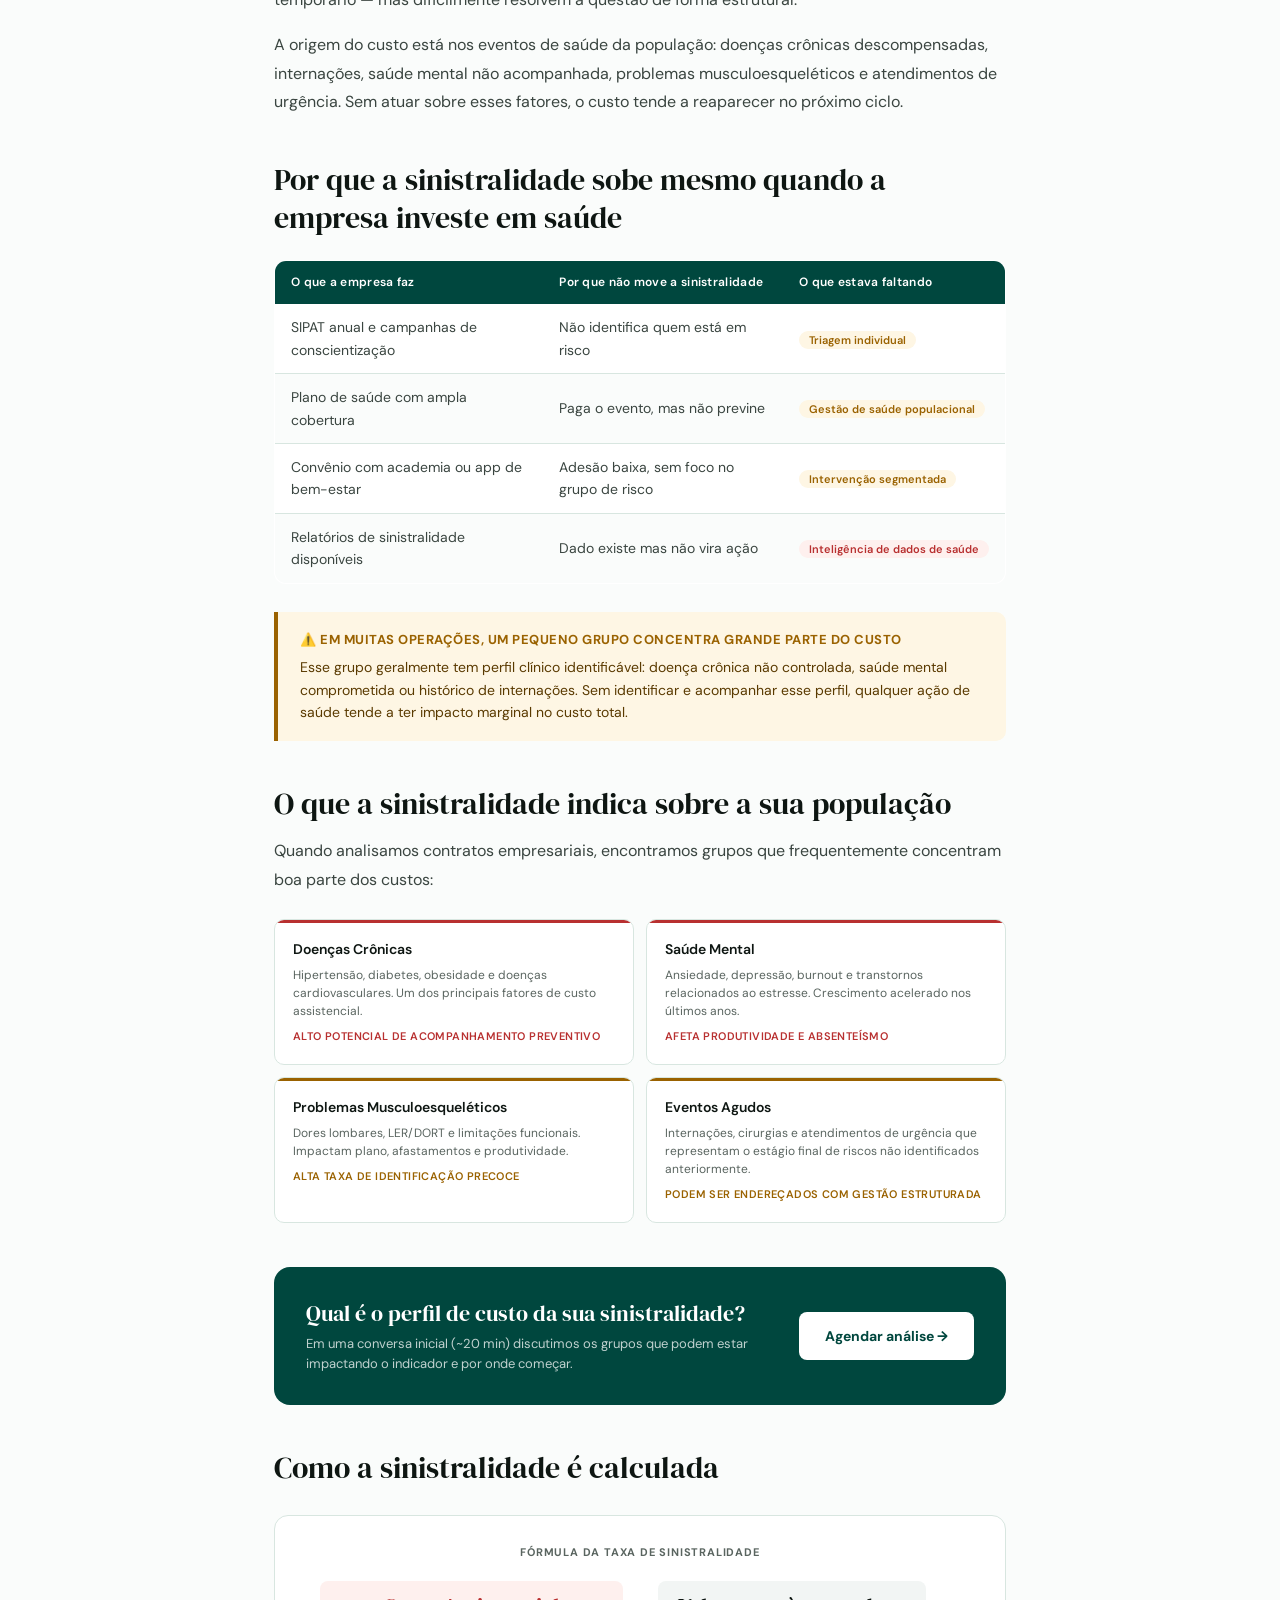
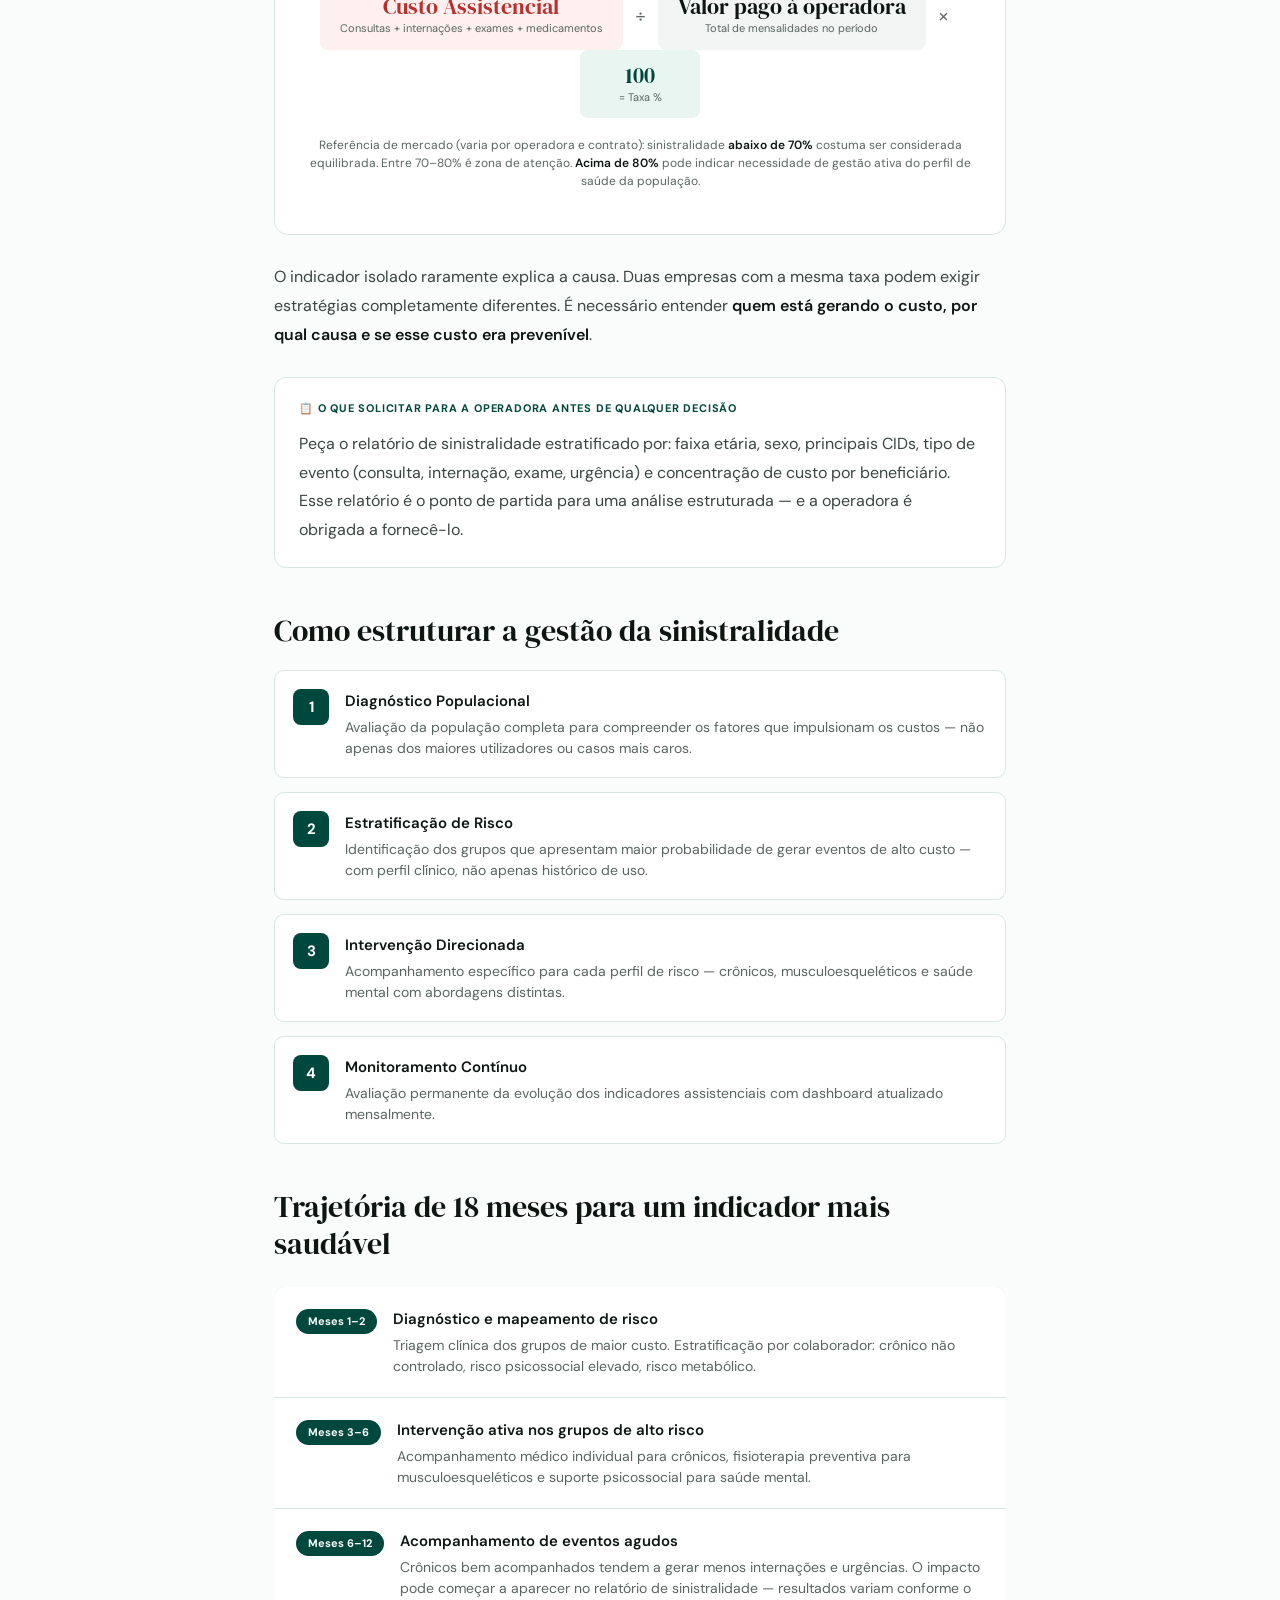
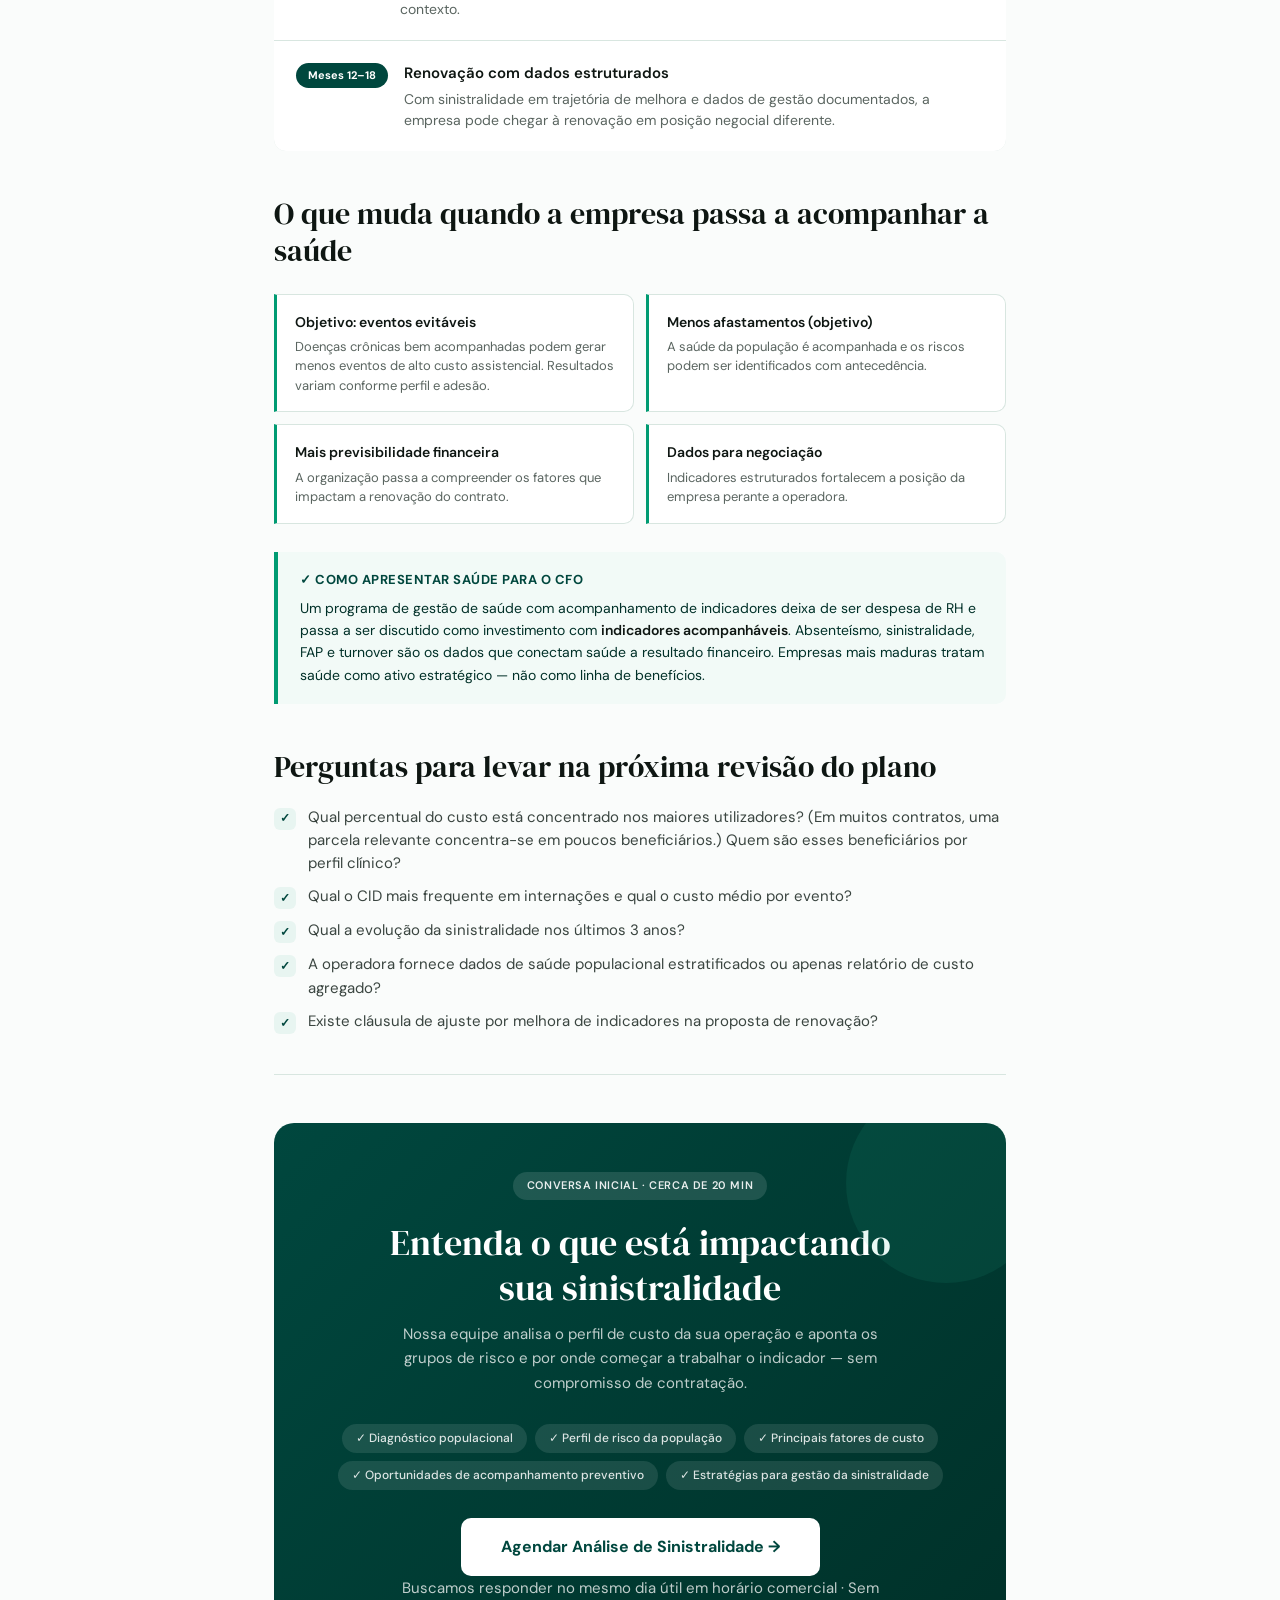
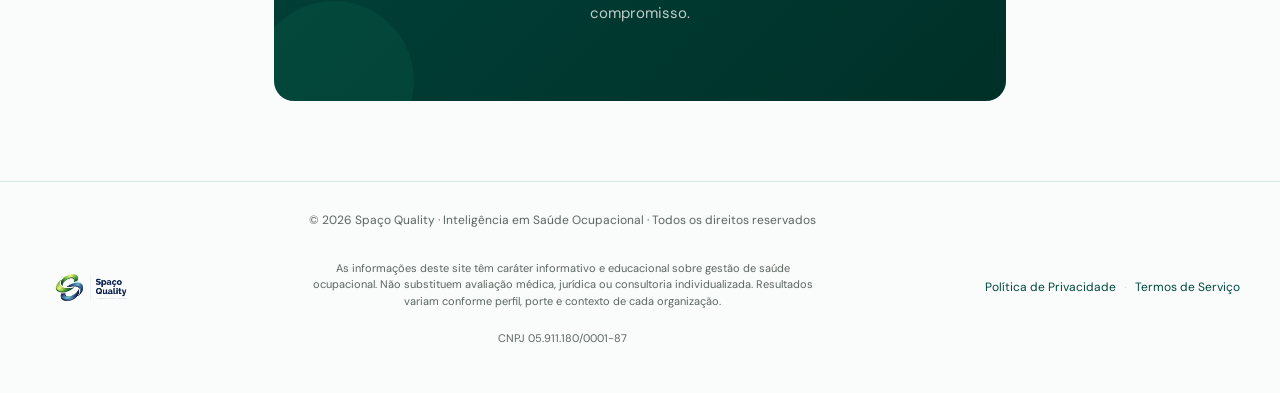
<file: sinistralidade/index.html>
<!DOCTYPE html>
<html lang="pt-BR">
<head>
<!-- Google Tag Manager -->
<script>(function(w,d,s,l,i){w[l]=w[l]||[];w[l].push({'gtm.start':
new Date().getTime(),event:'gtm.js'});var f=d.getElementsByTagName(s)[0],
j=d.createElement(s),dl=l!='dataLayer'?'&l='+l:'';j.async=true;j.src=
'https://www.googletagmanager.com/gtm.js?id='+i+dl;f.parentNode.insertBefore(j,f);
})(window,document,'script','dataLayer','GTM-TCVK6XH');</script>
<!-- End Google Tag Manager -->

<meta charset="UTF-8">
<meta name="viewport" content="width=device-width, initial-scale=1.0">
<title>Sinistralidade elevada no plano de saúde: como identificar e gerenciar as causas | Spaço Quality</title>
<link rel="canonical" href="https://lp.spacoquality.com.br/sinistralidade/">
<meta name="robots" content="index, follow">
<meta name="description" content="O reajuste do plano de saúde tem relação direta com os riscos da sua população. Entenda como monitorar a sinistralidade e tomar decisões baseadas em dados.">
<!-- Preview: Google, WhatsApp, LinkedIn -->
<meta property="og:type" content="article">
<meta property="og:site_name" content="Spaço Quality">
<meta property="og:locale" content="pt_BR">
<meta property="og:title" content="Sinistralidade elevada no plano de saúde: como identificar e gerenciar as causas | Spaço Quality">
<meta property="og:description" content="O reajuste do plano de saúde tem relação direta com os riscos da sua população. Entenda como monitorar a sinistralidade e tomar decisões baseadas em dados.">
<meta property="og:url" content="https://lp.spacoquality.com.br/sinistralidade/">
<meta property="og:image" content="https://lp.spacoquality.com.br/assets/images/logos/1-Novo-logo-spaco-quality-Transparente.png">
<meta property="og:image:alt" content="Spaço Quality — Inteligência em Saúde Corporativa">
<meta name="twitter:card" content="summary_large_image">
<meta name="twitter:title" content="Sinistralidade elevada no plano de saúde: como identificar e gerenciar as causas | Spaço Quality">
<meta name="twitter:description" content="O reajuste do plano de saúde tem relação direta com os riscos da sua população. Entenda como monitorar a sinistralidade e tomar decisões baseadas em dados.">
<meta name="twitter:image" content="https://lp.spacoquality.com.br/assets/images/logos/1-Novo-logo-spaco-quality-Transparente.png">
<link rel="icon" href="/assets/images/logos/3-Novo-logo-spaco-quality-Transparente.png" type="image/png">
<link rel="apple-touch-icon" href="/assets/images/logos/3-Novo-logo-spaco-quality-Transparente.png">
<script type="application/ld+json">
{
  "@context": "https://schema.org",
  "@type": "Article",
  "headline": "Sinistralidade elevada no plano de saúde: como identificar e gerenciar as causas | Spaço Quality",
  "description": "O reajuste do plano de saúde tem relação direta com os riscos da sua população. Entenda como monitorar a sinistralidade e tomar decisões baseadas em dados.",
  "url": "https://lp.spacoquality.com.br/sinistralidade/",
  "publisher": {
    "@type": "Organization",
    "name": "Spaço Quality",
    "logo": {
      "@type": "ImageObject",
      "url": "https://lp.spacoquality.com.br/assets/images/logos/1-Novo-logo-spaco-quality-Transparente.png"
    }
  },
  "inLanguage": "pt-BR"
}
</script>

<link rel="preconnect" href="https://fonts.googleapis.com">
<link rel="stylesheet" href="/assets/css/whatsapp-float.css">
<link rel="stylesheet" href="/assets/css/compliance-banner.css">
<link href="https://fonts.googleapis.com/css2?family=DM+Serif+Display:ital@0;1&family=DM+Sans:wght@300;400;500;600;700&display=swap" rel="stylesheet">
<style>
*, *::before, *::after { margin: 0; padding: 0; box-sizing: border-box; }
:root {
  --green-deep: #00473E; --green-mid: #00604F; --green-bright: #009B72;
  --green-light: #E8F5F1; --green-lighter: #F2FAF7; --accent: #2DBD8F;
  --red: #B83030; --red-light: #FEF0EE; --amber: #9A6200; --amber-light: #FEF6E4;
  --purple: #4A2780; --purple-light: #F0EAF9;
  --black: #0E1612; --gray-dark: #3A4540; --gray: #5A6560;
  --gray-light: #F2F5F4; --border: #D8E6E0; --white: #FFFFFF; --bg: #FAFCFB;
}
html { scroll-behavior: smooth; }
body { font-family: 'DM Sans', sans-serif; background: var(--bg); color: var(--black); line-height: 1.6; -webkit-font-smoothing: antialiased; }

.site-header { position: fixed; top: 0; left: 0; right: 0; z-index: 100; background: white; border-bottom: 1px solid var(--border); height: 64px; display: flex; align-items: center; justify-content: space-between; padding: 0 40px; }
.logo { height: 42px; width: auto; }
.header-cta { background: var(--green-deep); color: white; padding: 9px 22px; border-radius: 8px; font-size: 13px; font-weight: 600; text-decoration: none; transition: all 0.2s; white-space: nowrap; }
.header-cta:hover { background: var(--green-mid); transform: translateY(-1px); }

.article-hero { padding: 120px 24px 56px; max-width: 780px; margin: 0 auto; animation: fadeUp 0.5s ease forwards; }
.category-tag { display: inline-flex; align-items: center; gap: 6px; background: var(--purple-light); color: var(--purple); font-size: 11px; font-weight: 700; letter-spacing: 0.8px; text-transform: uppercase; padding: 5px 14px; border-radius: 100px; margin-bottom: 20px; border: 1px solid rgba(74,39,128,0.18); }
.category-tag .dot { width: 5px; height: 5px; background: var(--purple); border-radius: 50%; }
.article-title { font-family: 'DM Serif Display', serif; font-size: clamp(34px, 5vw, 54px); font-weight: 400; color: var(--black); line-height: 1.1; margin-bottom: 22px; }
.article-title em { font-style: italic; color: var(--green-deep); }
.article-lead { font-size: 18px; color: var(--gray-dark); line-height: 1.7; max-width: 640px; margin-bottom: 28px; }
.article-meta { display: flex; align-items: center; gap: 16px; flex-wrap: wrap; font-size: 13px; color: var(--gray); padding-bottom: 28px; border-bottom: 1px solid var(--border); }
.meta-author { display: flex; align-items: center; gap: 8px; font-weight: 500; color: var(--black); }
.author-avatar { width: 30px; height: 30px; border-radius: 50%; background: var(--green-light); color: var(--green-deep); display: flex; align-items: center; justify-content: center; font-size: 11px; font-weight: 700; }
.meta-sep { width: 3px; height: 3px; background: var(--border); border-radius: 50%; }

.offer-wrapper { max-width: 780px; margin: 0 auto; padding: 0 24px; }
.offer-box { background: var(--green-deep); border-radius: 16px; padding: 30px 32px; display: grid; grid-template-columns: 1fr auto; gap: 24px; align-items: center; }
.offer-headline { font-family: 'DM Serif Display', serif; font-size: 26px; font-weight: 400; color: white; line-height: 1.25; margin-bottom: 14px; }
.offer-headline em { font-style: italic; color: var(--accent); }
.offer-proof { display: flex; flex-direction: column; gap: 8px; }
.proof-item { display: flex; align-items: center; gap: 10px; font-size: 13px; color: rgba(255,255,255,0.85); }
.proof-dot { width: 6px; height: 6px; background: var(--accent); border-radius: 50%; flex-shrink: 0; }
.offer-cta-side { display: flex; flex-direction: column; align-items: center; gap: 8px; flex-shrink: 0; }
.offer-btn { background: white; color: var(--green-deep); padding: 14px 28px; border-radius: 10px; font-size: 14px; font-weight: 700; text-decoration: none; text-align: center; white-space: nowrap; transition: all 0.2s; }
.offer-btn:hover { transform: translateY(-2px); box-shadow: 0 8px 24px rgba(0,0,0,0.22); }
.offer-tag { font-size: 11px; color: rgba(255,255,255,0.55); text-align: center; }

.content-wrap { max-width: 780px; margin: 0 auto; padding: 0 24px 80px; }

h2 { font-family: 'DM Serif Display', serif; font-size: clamp(22px, 3vw, 30px); font-weight: 400; color: var(--black); margin: 44px 0 14px; line-height: 1.25; }
h3 { font-size: 18px; font-weight: 600; color: var(--black); margin: 28px 0 10px; line-height: 1.35; }
p { font-size: 16px; color: var(--gray-dark); line-height: 1.8; margin-bottom: 16px; }
strong { color: var(--black); font-weight: 600; }

.pull-quote { border-left: 4px solid var(--accent); padding: 16px 22px; margin: 32px 0; background: var(--green-lighter); border-radius: 0 8px 8px 0; }
.pull-quote p { font-family: 'DM Serif Display', serif; font-size: 20px; font-style: italic; color: var(--green-deep); line-height: 1.5; margin: 0; }

.risk-table { width: 100%; border-collapse: collapse; margin: 24px 0; font-size: 14px; background: white; border-radius: 12px; overflow: hidden; border: 1px solid var(--border); }
.risk-table th { background: var(--green-deep); color: white; padding: 12px 16px; text-align: left; font-size: 12px; font-weight: 600; letter-spacing: 0.3px; }
.risk-table td { padding: 12px 16px; border-bottom: 1px solid var(--border); color: var(--gray-dark); vertical-align: middle; }
.risk-table tr:last-child td { border-bottom: none; }
.risk-table tr:nth-child(even) td { background: var(--bg); }
.badge-red { background: var(--red-light); color: var(--red); font-size: 11px; font-weight: 600; padding: 2px 10px; border-radius: 100px; white-space: nowrap; }
.badge-amber { background: var(--amber-light); color: var(--amber); font-size: 11px; font-weight: 600; padding: 2px 10px; border-radius: 100px; white-space: nowrap; }

.highlight-box { border-left: 4px solid; border-radius: 0 10px 10px 0; padding: 18px 22px; margin: 28px 0; }
.highlight-box.amber { background: var(--amber-light); border-color: var(--amber); }
.highlight-box.green { background: var(--green-lighter); border-color: var(--green-bright); }
.highlight-box-title { font-size: 13px; font-weight: 700; text-transform: uppercase; letter-spacing: 0.5px; margin-bottom: 6px; }
.highlight-box.amber .highlight-box-title { color: var(--amber); }
.highlight-box.green .highlight-box-title { color: var(--green-deep); }
.highlight-box p { font-size: 14px; margin: 0; line-height: 1.6; }
.highlight-box.amber p { color: #5A3A00; }
.highlight-box.green p { color: #003028; }

.info-box { background: white; border: 1px solid var(--border); border-radius: 12px; padding: 22px 24px; margin: 28px 0; }
.info-box-label { font-size: 11px; font-weight: 700; text-transform: uppercase; letter-spacing: 0.8px; color: var(--green-deep); margin-bottom: 12px; }
.info-box p { margin-bottom: 0; }

.cause-grid { display: grid; grid-template-columns: 1fr 1fr; gap: 12px; margin: 24px 0; }
.cause-card { background: white; border: 1px solid var(--border); border-radius: 10px; padding: 18px; position: relative; overflow: hidden; }
.cause-card::before { content: ''; position: absolute; top: 0; left: 0; right: 0; height: 3px; }
.cause-card.high::before { background: var(--red); }
.cause-card.medium::before { background: var(--amber); }
.cause-card-name { font-size: 14px; font-weight: 600; color: var(--black); margin-bottom: 6px; }
.cause-card-desc { font-size: 12px; color: var(--gray); line-height: 1.5; margin-bottom: 8px; }
.cause-card-note { font-size: 11px; font-weight: 600; text-transform: uppercase; letter-spacing: 0.4px; }
.cause-card.high .cause-card-note { color: var(--red); }
.cause-card.medium .cause-card-note { color: var(--amber); }

.equation-wrap { background: white; border: 1px solid var(--border); border-radius: 14px; padding: 28px; margin: 28px 0; text-align: center; }
.eq-label { font-size: 11px; text-transform: uppercase; letter-spacing: 0.8px; font-weight: 700; color: var(--gray); margin-bottom: 20px; }
.eq-row { display: flex; align-items: center; justify-content: center; gap: 0; flex-wrap: wrap; }
.eq-box { background: var(--gray-light); border-radius: 8px; padding: 14px 20px; text-align: center; min-width: 120px; }
.eq-box.bad { background: var(--red-light); }
.eq-box.good { background: var(--green-light); }
.eq-value { font-family: 'DM Serif Display', serif; font-size: 22px; color: var(--black); line-height: 1; }
.eq-box.bad .eq-value { color: var(--red); }
.eq-box.good .eq-value { color: var(--green-deep); }
.eq-desc { font-size: 11px; color: var(--gray); margin-top: 4px; line-height: 1.3; }
.eq-op { font-size: 22px; color: var(--gray); padding: 0 12px; font-weight: 300; }
.eq-note { font-size: 12px; color: var(--gray); margin-top: 18px; line-height: 1.5; }

.steps { display: flex; flex-direction: column; gap: 14px; margin: 20px 0; }
.step-item { display: flex; gap: 16px; align-items: flex-start; background: white; border: 1px solid var(--border); border-radius: 10px; padding: 18px; }
.step-num { width: 36px; height: 36px; border-radius: 8px; background: var(--green-deep); color: white; display: flex; align-items: center; justify-content: center; font-size: 15px; font-weight: 700; flex-shrink: 0; }
.step-body h4 { font-size: 15px; font-weight: 600; color: var(--black); margin-bottom: 4px; }
.step-body p { font-size: 14px; color: var(--gray); margin: 0; line-height: 1.5; }

.timeline { display: flex; flex-direction: column; gap: 1px; background: var(--border); border-radius: 12px; overflow: hidden; margin: 24px 0; }
.timeline-item { background: white; padding: 20px 22px; display: flex; gap: 16px; align-items: flex-start; }
.timeline-month { background: var(--green-deep); color: white; font-size: 11px; font-weight: 700; padding: 4px 12px; border-radius: 100px; white-space: nowrap; flex-shrink: 0; margin-top: 2px; }
.timeline-body h4 { font-size: 15px; font-weight: 600; color: var(--black); margin-bottom: 4px; }
.timeline-body p { font-size: 14px; color: var(--gray); margin: 0; line-height: 1.5; }

.outcome-grid { display: grid; grid-template-columns: 1fr 1fr; gap: 12px; margin: 24px 0; }
.outcome-card { background: white; border: 1px solid var(--border); border-left: 3px solid var(--green-bright); border-radius: 0 10px 10px 0; padding: 16px 18px; }
.outcome-card-name { font-size: 14px; font-weight: 600; color: var(--black); margin-bottom: 4px; }
.outcome-card-desc { font-size: 13px; color: var(--gray); line-height: 1.5; }

.checklist { list-style: none; display: flex; flex-direction: column; gap: 10px; margin: 20px 0; }
.checklist li { display: flex; align-items: flex-start; gap: 12px; font-size: 15px; color: var(--gray-dark); line-height: 1.55; }
.check-icon { width: 22px; height: 22px; border-radius: 6px; background: var(--green-light); color: var(--green-deep); display: flex; align-items: center; justify-content: center; font-size: 12px; font-weight: 700; flex-shrink: 0; margin-top: 2px; }

.mid-cta { background: var(--green-deep); border-radius: 16px; padding: 32px; margin: 44px 0; display: flex; align-items: center; justify-content: space-between; gap: 24px; }
.mid-cta-text h3 { font-family: 'DM Serif Display', serif; font-size: 22px; font-weight: 400; color: white; margin: 0 0 6px; }
.mid-cta-text p { font-size: 13px; color: rgba(255,255,255,0.75); margin: 0; line-height: 1.5; }
.mid-cta-btn { background: white; color: var(--green-deep); padding: 13px 26px; border-radius: 8px; font-size: 14px; font-weight: 700; text-decoration: none; white-space: nowrap; transition: all 0.2s; flex-shrink: 0; }
.mid-cta-btn:hover { transform: translateY(-2px); box-shadow: 0 8px 24px rgba(0,0,0,0.2); }

.divider { border: none; border-top: 1px solid var(--border); margin: 40px 0; }

.bottom-cta { background: linear-gradient(135deg, var(--green-deep) 0%, #003028 100%); border-radius: 20px; padding: 48px 40px; text-align: center; margin: 48px 0 0; position: relative; overflow: hidden; }
.bottom-cta::before { content: ''; position: absolute; top: -40px; right: -40px; width: 200px; height: 200px; border-radius: 50%; background: rgba(45,189,143,0.1); }
.bottom-cta::after { content: ''; position: absolute; bottom: -60px; left: -20px; width: 160px; height: 160px; border-radius: 50%; background: rgba(45,189,143,0.07); }
.bottom-cta-badge { display: inline-block; background: rgba(255,255,255,0.12); color: rgba(255,255,255,0.9); font-size: 11px; font-weight: 600; letter-spacing: 0.6px; text-transform: uppercase; padding: 5px 14px; border-radius: 100px; margin-bottom: 20px; }
.bottom-cta h2 { font-family: 'DM Serif Display', serif; font-size: clamp(24px, 4vw, 36px); color: white; margin: 0 0 12px; font-weight: 400; }
.bottom-cta p { font-size: 15px; color: rgba(255,255,255,0.75); max-width: 480px; margin: 0 auto 28px; line-height: 1.65; }
.bottom-cta-btn { display: inline-block; background: white; color: var(--green-deep); padding: 16px 40px; border-radius: 10px; font-size: 16px; font-weight: 700; text-decoration: none; transition: all 0.2s; position: relative; z-index: 1; }
.bottom-cta-btn:hover { transform: translateY(-3px); box-shadow: 0 12px 32px rgba(0,0,0,0.25); }
.bottom-cta-sub { font-size: 12px; color: rgba(255,255,255,0.5); margin-top: 12px; position: relative; z-index: 1; }
.bottom-cta-features { display: flex; flex-wrap: wrap; justify-content: center; gap: 8px; margin: 20px 0 28px; }
.bottom-cta-features span { background: rgba(255,255,255,0.1); color: rgba(255,255,255,0.85); font-size: 12px; font-weight: 500; padding: 5px 14px; border-radius: 100px; }

/* ── FOOTER CONFORMIDADE ── */
.site-footer { border-top: 1px solid var(--border); padding: 28px 40px; display: flex; align-items: center; justify-content: space-between; flex-wrap: wrap; gap: 16px; }
.footer-logo { height: 40px; width: auto; max-width: 180px; object-fit: contain; display: block; }
.footer-center { display: flex; flex-direction: column; gap: 4px; text-align: center; }
.footer-text { font-size: 12px; color: var(--gray); }
.footer-cnpj { font-size: 11px; color: var(--gray); }
.footer-links { display: flex; align-items: center; gap: 8px; }
.footer-links a { font-size: 12px; color: var(--green-deep); text-decoration: none; }
.footer-links a:hover { text-decoration: underline; }
.footer-links span { color: var(--border); }
.footer-disclaimer { font-size: 11px; color: var(--gray); line-height: 1.5; max-width: 520px; margin-top: 8px; }

@media (max-width: 640px) {
  .site-header { padding: 0 18px; height: 56px; } .logo { height: 34px; } .header-cta { padding: 8px 14px; font-size: 12px; }
  .article-hero { padding: 80px 18px 40px; } .offer-wrapper { padding: 0 18px; }
  .offer-box { grid-template-columns: 1fr; padding: 24px 20px; }
  .offer-cta-side { align-items: flex-start; } .offer-btn { width: 100%; display: block; }
  .cause-grid { grid-template-columns: 1fr; } .outcome-grid { grid-template-columns: 1fr; }
  .eq-row { gap: 4px; } .eq-box { min-width: 80px; padding: 10px 12px; } .eq-value { font-size: 18px; }
  .mid-cta { flex-direction: column; align-items: flex-start; } .mid-cta-btn { width: 100%; text-align: center; }
  .risk-table { font-size: 12px; } .risk-table th, .risk-table td { padding: 10px 12px; }
  .bottom-cta { padding: 36px 22px; }
  .site-footer { padding: 20px 18px; flex-direction: column; align-items: flex-start; }
  .footer-center { text-align: left; }
  .content-wrap { padding: 0 18px 60px; }
}
@keyframes fadeUp { from { opacity: 0; transform: translateY(16px); } to { opacity: 1; transform: translateY(0); } }
</style>
</head>
<body>

<!-- Google Tag Manager (noscript) -->
<noscript><iframe src="https://www.googletagmanager.com/ns.html?id=GTM-TCVK6XH"
height="0" width="0" style="display:none;visibility:hidden"></iframe></noscript>
<!-- End Google Tag Manager (noscript) -->


<header class="site-header">
  <img class="logo" src="/assets/images/logos/1-Novo-logo-spaco-quality-Transparente.png" alt="Spaço Quality">
  <a href="https://wa.me/5511983811360?text=Ol%C3%A1%2C%20vim%20pelo%20Google%20e%20estou%20com%20problema%20de%20sinistralidade%20alta%20no%20plano%20de%20sa%C3%BAde%20da%20empresa.%20Gostaria%20de%20entender%20como%20a%20Spa%C3%A7o%20Quality%20pode%20apoiar%20a%20gest%C3%A3o%20desse%20indicador%20com%20dados." target="_blank" rel="noopener" class="header-cta" data-gtm-whatsapp="header" data-page-topic="sinistralidade_plano_saude">Falar com especialista →</a>
</header>

<div class="compliance-banner">
  <p>Conteúdo informativo. Resultados variam conforme perfil da organização. Não constitui promessa de resultado.</p>
</div>

<div class="article-hero">
  <div class="category-tag"><span class="dot"></span> Sinistralidade &amp; Plano de Saúde</div>
  <h1 class="article-title">Sinistralidade elevada:<br><em>como identificar o que está gerando o custo</em></h1>
  <p class="article-lead">O reajuste do plano de saúde tem relação direta com os riscos de saúde da sua população. Entenda como monitorar a sinistralidade, identificar os grupos que mais impactam o indicador e estruturar uma gestão baseada em dados.</p>
  <div class="article-meta">
    <div class="meta-author"><div class="author-avatar">SQ</div> Equipe Spaço Quality</div>
    <span class="meta-sep"></span> Saúde Corporativa &amp; Indicadores
    <span class="meta-sep"></span> Atualizado jun. 2026 · 9 min de leitura
  </div>
</div>

<div class="offer-wrapper">
  <div class="offer-box">
    <div>
      <div class="offer-headline">Conversa inicial sobre sinistralidade<br><em>(cerca de 20 min)</em></div>
      <div class="offer-proof">
        <div class="proof-item"><span class="proof-dot"></span>Discutimos os grupos que mais impactam o custo e por onde começar</div>
        <div class="proof-item"><span class="proof-dot"></span>Gestão do que você já tem — sem necessidade de trocar de operadora</div>
        <div class="proof-item"><span class="proof-dot"></span>Acompanhamento estruturado que pode apoiar a próxima renovação</div>
      </div>
    </div>
    <div class="offer-cta-side">
      <a href="https://wa.me/5511983811360?text=Ol%C3%A1%2C%20vim%20pelo%20Google%20e%20estou%20com%20problema%20de%20sinistralidade%20alta%20no%20plano%20de%20sa%C3%BAde%20da%20empresa.%20Gostaria%20de%20entender%20como%20a%20Spa%C3%A7o%20Quality%20pode%20apoiar%20a%20gest%C3%A3o%20desse%20indicador%20com%20dados." target="_blank" rel="noopener" class="offer-btn" data-gtm-whatsapp="offer_box" data-page-topic="sinistralidade_plano_saude">Agendar conversa inicial →</a>
      <span class="offer-tag">~20 min · Sem compromisso</span>
    </div>
  </div>
</div>

<div class="content-wrap">

  <h2>O plano de saúde não está ficando mais caro por acaso</h2>
  <p>Todos os anos muitas organizações recebem o reajuste do plano, tentam negociar, e acabam aceitando um aumento que parece inevitável. Mas existe uma pergunta que raramente é feita: <strong>o que está gerando esse custo?</strong></p>
  <p>A operadora administra o plano. Mas quem determina o valor da conta é a saúde da população atendida. Sem entender o que está gerando utilização, internações, procedimentos e afastamentos, fica difícil estruturar uma gestão que impacte o indicador.</p>

  <div class="pull-quote">
    <p>"Trocar de operadora sem gerenciar os riscos da população é como mudar de banco sem mudar o que se gasta. O custo vai junto."</p>
  </div>

  <h2>O problema geralmente não é o plano. É o que está sendo utilizado através dele.</h2>
  <p>Quando a sinistralidade sobe, as organizações costumam buscar soluções em troca de operadora, redução de cobertura, ou aumento de coparticipação. Essas medidas podem gerar alívio temporário — mas dificilmente resolvem a questão de forma estrutural.</p>
  <p>A origem do custo está nos eventos de saúde da população: doenças crônicas descompensadas, internações, saúde mental não acompanhada, problemas musculoesqueléticos e atendimentos de urgência. Sem atuar sobre esses fatores, o custo tende a reaparecer no próximo ciclo.</p>

  <h2>Por que a sinistralidade sobe mesmo quando a empresa investe em saúde</h2>

  <table class="risk-table">
    <thead>
      <tr>
        <th>O que a empresa faz</th>
        <th>Por que não move a sinistralidade</th>
        <th>O que estava faltando</th>
      </tr>
    </thead>
    <tbody>
      <tr><td>SIPAT anual e campanhas de conscientização</td><td>Não identifica quem está em risco</td><td><span class="badge-amber">Triagem individual</span></td></tr>
      <tr><td>Plano de saúde com ampla cobertura</td><td>Paga o evento, mas não previne</td><td><span class="badge-amber">Gestão de saúde populacional</span></td></tr>
      <tr><td>Convênio com academia ou app de bem-estar</td><td>Adesão baixa, sem foco no grupo de risco</td><td><span class="badge-amber">Intervenção segmentada</span></td></tr>
      <tr><td>Relatórios de sinistralidade disponíveis</td><td>Dado existe mas não vira ação</td><td><span class="badge-red">Inteligência de dados de saúde</span></td></tr>
    </tbody>
  </table>

  <div class="highlight-box amber">
    <div class="highlight-box-title">⚠️ Em muitas operações, um pequeno grupo concentra grande parte do custo</div>
    <p>Esse grupo geralmente tem perfil clínico identificável: doença crônica não controlada, saúde mental comprometida ou histórico de internações. Sem identificar e acompanhar esse perfil, qualquer ação de saúde tende a ter impacto marginal no custo total.</p>
  </div>

  <h2>O que a sinistralidade indica sobre a sua população</h2>
  <p>Quando analisamos contratos empresariais, encontramos grupos que frequentemente concentram boa parte dos custos:</p>

  <div class="cause-grid">
    <div class="cause-card high"><div class="cause-card-name">Doenças Crônicas</div><div class="cause-card-desc">Hipertensão, diabetes, obesidade e doenças cardiovasculares. Um dos principais fatores de custo assistencial.</div><div class="cause-card-note">Alto potencial de acompanhamento preventivo</div></div>
    <div class="cause-card high"><div class="cause-card-name">Saúde Mental</div><div class="cause-card-desc">Ansiedade, depressão, burnout e transtornos relacionados ao estresse. Crescimento acelerado nos últimos anos.</div><div class="cause-card-note">Afeta produtividade e absenteísmo</div></div>
    <div class="cause-card medium"><div class="cause-card-name">Problemas Musculoesqueléticos</div><div class="cause-card-desc">Dores lombares, LER/DORT e limitações funcionais. Impactam plano, afastamentos e produtividade.</div><div class="cause-card-note">Alta taxa de identificação precoce</div></div>
    <div class="cause-card medium"><div class="cause-card-name">Eventos Agudos</div><div class="cause-card-desc">Internações, cirurgias e atendimentos de urgência que representam o estágio final de riscos não identificados anteriormente.</div><div class="cause-card-note">Podem ser endereçados com gestão estruturada</div></div>
  </div>

  <div class="mid-cta">
    <div class="mid-cta-text">
      <h3>Qual é o perfil de custo da sua sinistralidade?</h3>
      <p>Em uma conversa inicial (~20 min) discutimos os grupos que podem estar impactando o indicador e por onde começar.</p>
    </div>
    <a href="https://wa.me/5511983811360?text=Ol%C3%A1%2C%20vim%20pelo%20Google%20e%20estou%20com%20problema%20de%20sinistralidade%20alta%20no%20plano%20de%20sa%C3%BAde%20da%20empresa.%20Gostaria%20de%20entender%20como%20a%20Spa%C3%A7o%20Quality%20pode%20apoiar%20a%20gest%C3%A3o%20desse%20indicador%20com%20dados." target="_blank" rel="noopener" class="mid-cta-btn" data-gtm-whatsapp="mid_article" data-page-topic="sinistralidade_plano_saude">Agendar análise →</a>
  </div>

  <h2>Como a sinistralidade é calculada</h2>

  <div class="equation-wrap">
    <div class="eq-label">Fórmula da Taxa de Sinistralidade</div>
    <div class="eq-row">
      <div class="eq-box bad"><div class="eq-value">Custo Assistencial</div><div class="eq-desc">Consultas + internações + exames + medicamentos</div></div>
      <div class="eq-op">÷</div>
      <div class="eq-box"><div class="eq-value">Valor pago à operadora</div><div class="eq-desc">Total de mensalidades no período</div></div>
      <div class="eq-op">×</div>
      <div class="eq-box good"><div class="eq-value">100</div><div class="eq-desc">= Taxa %</div></div>
    </div>
    <p class="eq-note">Referência de mercado (varia por operadora e contrato): sinistralidade <strong>abaixo de 70%</strong> costuma ser considerada equilibrada. Entre 70–80% é zona de atenção. <strong>Acima de 80%</strong> pode indicar necessidade de gestão ativa do perfil de saúde da população.</p>
  </div>

  <p>O indicador isolado raramente explica a causa. Duas empresas com a mesma taxa podem exigir estratégias completamente diferentes. É necessário entender <strong>quem está gerando o custo, por qual causa e se esse custo era prevenível</strong>.</p>

  <div class="info-box">
    <div class="info-box-label">📋 O que solicitar para a operadora antes de qualquer decisão</div>
    <p>Peça o relatório de sinistralidade estratificado por: faixa etária, sexo, principais CIDs, tipo de evento (consulta, internação, exame, urgência) e concentração de custo por beneficiário. Esse relatório é o ponto de partida para uma análise estruturada — e a operadora é obrigada a fornecê-lo.</p>
  </div>

  <h2>Como estruturar a gestão da sinistralidade</h2>

  <div class="steps">
    <div class="step-item"><div class="step-num">1</div><div class="step-body"><h4>Diagnóstico Populacional</h4><p>Avaliação da população completa para compreender os fatores que impulsionam os custos — não apenas dos maiores utilizadores ou casos mais caros.</p></div></div>
    <div class="step-item"><div class="step-num">2</div><div class="step-body"><h4>Estratificação de Risco</h4><p>Identificação dos grupos que apresentam maior probabilidade de gerar eventos de alto custo — com perfil clínico, não apenas histórico de uso.</p></div></div>
    <div class="step-item"><div class="step-num">3</div><div class="step-body"><h4>Intervenção Direcionada</h4><p>Acompanhamento específico para cada perfil de risco — crônicos, musculoesqueléticos e saúde mental com abordagens distintas.</p></div></div>
    <div class="step-item"><div class="step-num">4</div><div class="step-body"><h4>Monitoramento Contínuo</h4><p>Avaliação permanente da evolução dos indicadores assistenciais com dashboard atualizado mensalmente.</p></div></div>
  </div>

  <h2>Trajetória de 18 meses para um indicador mais saudável</h2>

  <div class="timeline">
    <div class="timeline-item"><span class="timeline-month">Meses 1–2</span><div class="timeline-body"><h4>Diagnóstico e mapeamento de risco</h4><p>Triagem clínica dos grupos de maior custo. Estratificação por colaborador: crônico não controlado, risco psicossocial elevado, risco metabólico.</p></div></div>
    <div class="timeline-item"><span class="timeline-month">Meses 3–6</span><div class="timeline-body"><h4>Intervenção ativa nos grupos de alto risco</h4><p>Acompanhamento médico individual para crônicos, fisioterapia preventiva para musculoesqueléticos e suporte psicossocial para saúde mental.</p></div></div>
    <div class="timeline-item"><span class="timeline-month">Meses 6–12</span><div class="timeline-body"><h4>Acompanhamento de eventos agudos</h4><p>Crônicos bem acompanhados tendem a gerar menos internações e urgências. O impacto pode começar a aparecer no relatório de sinistralidade — resultados variam conforme o contexto.</p></div></div>
    <div class="timeline-item"><span class="timeline-month">Meses 12–18</span><div class="timeline-body"><h4>Renovação com dados estruturados</h4><p>Com sinistralidade em trajetória de melhora e dados de gestão documentados, a empresa pode chegar à renovação em posição negocial diferente.</p></div></div>
  </div>

  <h2>O que muda quando a empresa passa a acompanhar a saúde</h2>

  <div class="outcome-grid">
    <div class="outcome-card"><div class="outcome-card-name">Objetivo: eventos evitáveis</div><div class="outcome-card-desc">Doenças crônicas bem acompanhadas podem gerar menos eventos de alto custo assistencial. Resultados variam conforme perfil e adesão.</div></div>
    <div class="outcome-card"><div class="outcome-card-name">Menos afastamentos (objetivo)</div><div class="outcome-card-desc">A saúde da população é acompanhada e os riscos podem ser identificados com antecedência.</div></div>
    <div class="outcome-card"><div class="outcome-card-name">Mais previsibilidade financeira</div><div class="outcome-card-desc">A organização passa a compreender os fatores que impactam a renovação do contrato.</div></div>
    <div class="outcome-card"><div class="outcome-card-name">Dados para negociação</div><div class="outcome-card-desc">Indicadores estruturados fortalecem a posição da empresa perante a operadora.</div></div>
  </div>

  <div class="highlight-box green">
    <div class="highlight-box-title">✓ Como apresentar saúde para o CFO</div>
    <p>Um programa de gestão de saúde com acompanhamento de indicadores deixa de ser despesa de RH e passa a ser discutido como investimento com <strong>indicadores acompanháveis</strong>. Absenteísmo, sinistralidade, FAP e turnover são os dados que conectam saúde a resultado financeiro. Empresas mais maduras tratam saúde como ativo estratégico — não como linha de benefícios.</p>
  </div>

  <h2>Perguntas para levar na próxima revisão do plano</h2>
  <ul class="checklist">
    <li><div class="check-icon">✓</div><span>Qual percentual do custo está concentrado nos maiores utilizadores? (Em muitos contratos, uma parcela relevante concentra-se em poucos beneficiários.) Quem são esses beneficiários por perfil clínico?</span></li>
    <li><div class="check-icon">✓</div><span>Qual o CID mais frequente em internações e qual o custo médio por evento?</span></li>
    <li><div class="check-icon">✓</div><span>Qual a evolução da sinistralidade nos últimos 3 anos?</span></li>
    <li><div class="check-icon">✓</div><span>A operadora fornece dados de saúde populacional estratificados ou apenas relatório de custo agregado?</span></li>
    <li><div class="check-icon">✓</div><span>Existe cláusula de ajuste por melhora de indicadores na proposta de renovação?</span></li>
  </ul>

  <hr class="divider">

  <div class="bottom-cta">
    <div class="bottom-cta-badge">Conversa inicial · cerca de 20 min</div>
    <h2>Entenda o que está impactando<br>sua sinistralidade</h2>
    <p>Nossa equipe analisa o perfil de custo da sua operação e aponta os grupos de risco e por onde começar a trabalhar o indicador — sem compromisso de contratação.</p>
    <div class="bottom-cta-features">
      <span>✓ Diagnóstico populacional</span>
      <span>✓ Perfil de risco da população</span>
      <span>✓ Principais fatores de custo</span>
      <span>✓ Oportunidades de acompanhamento preventivo</span>
      <span>✓ Estratégias para gestão da sinistralidade</span>
    </div>
    <a href="https://wa.me/5511983811360?text=Ol%C3%A1%2C%20vim%20pelo%20Google%20e%20estou%20com%20problema%20de%20sinistralidade%20alta%20no%20plano%20de%20sa%C3%BAde%20da%20empresa.%20Gostaria%20de%20entender%20como%20a%20Spa%C3%A7o%20Quality%20pode%20apoiar%20a%20gest%C3%A3o%20desse%20indicador%20com%20dados." target="_blank" rel="noopener" class="bottom-cta-btn" data-gtm-whatsapp="bottom_cta" data-page-topic="sinistralidade_plano_saude">Agendar Análise de Sinistralidade →</a>
    <p class="bottom-cta-sub">Buscamos responder no mesmo dia útil em horário comercial · Sem compromisso.</p>
  </div>

</div>

<footer class="site-footer">
  <img class="footer-logo" src="/assets/images/logos/1-Novo-logo-spaco-quality-Transparente.png" alt="Spaço Quality">
  <div class="footer-center">
    <p class="footer-text">© 2026 Spaço Quality · Inteligência em Saúde Ocupacional · Todos os direitos reservados</p>
    <p class="footer-disclaimer">As informações deste site têm caráter informativo e educacional sobre gestão de saúde ocupacional. Não substituem avaliação médica, jurídica ou consultoria individualizada. Resultados variam conforme perfil, porte e contexto de cada organização.</p>
    <p class="footer-cnpj">CNPJ 05.911.180/0001-87</p>
  </div>
  <div class="footer-links">
    <a href="/politica-de-privacidade.html">Política de Privacidade</a>
    <span>·</span>
    <a href="/termos-de-servico.html">Termos de Serviço</a>
  </div>
</footer>

<script src="/assets/js/whatsapp-float.js" defer></script>
<script src="/assets/js/analytics.js" defer></script>
</body>
</html>
</file>
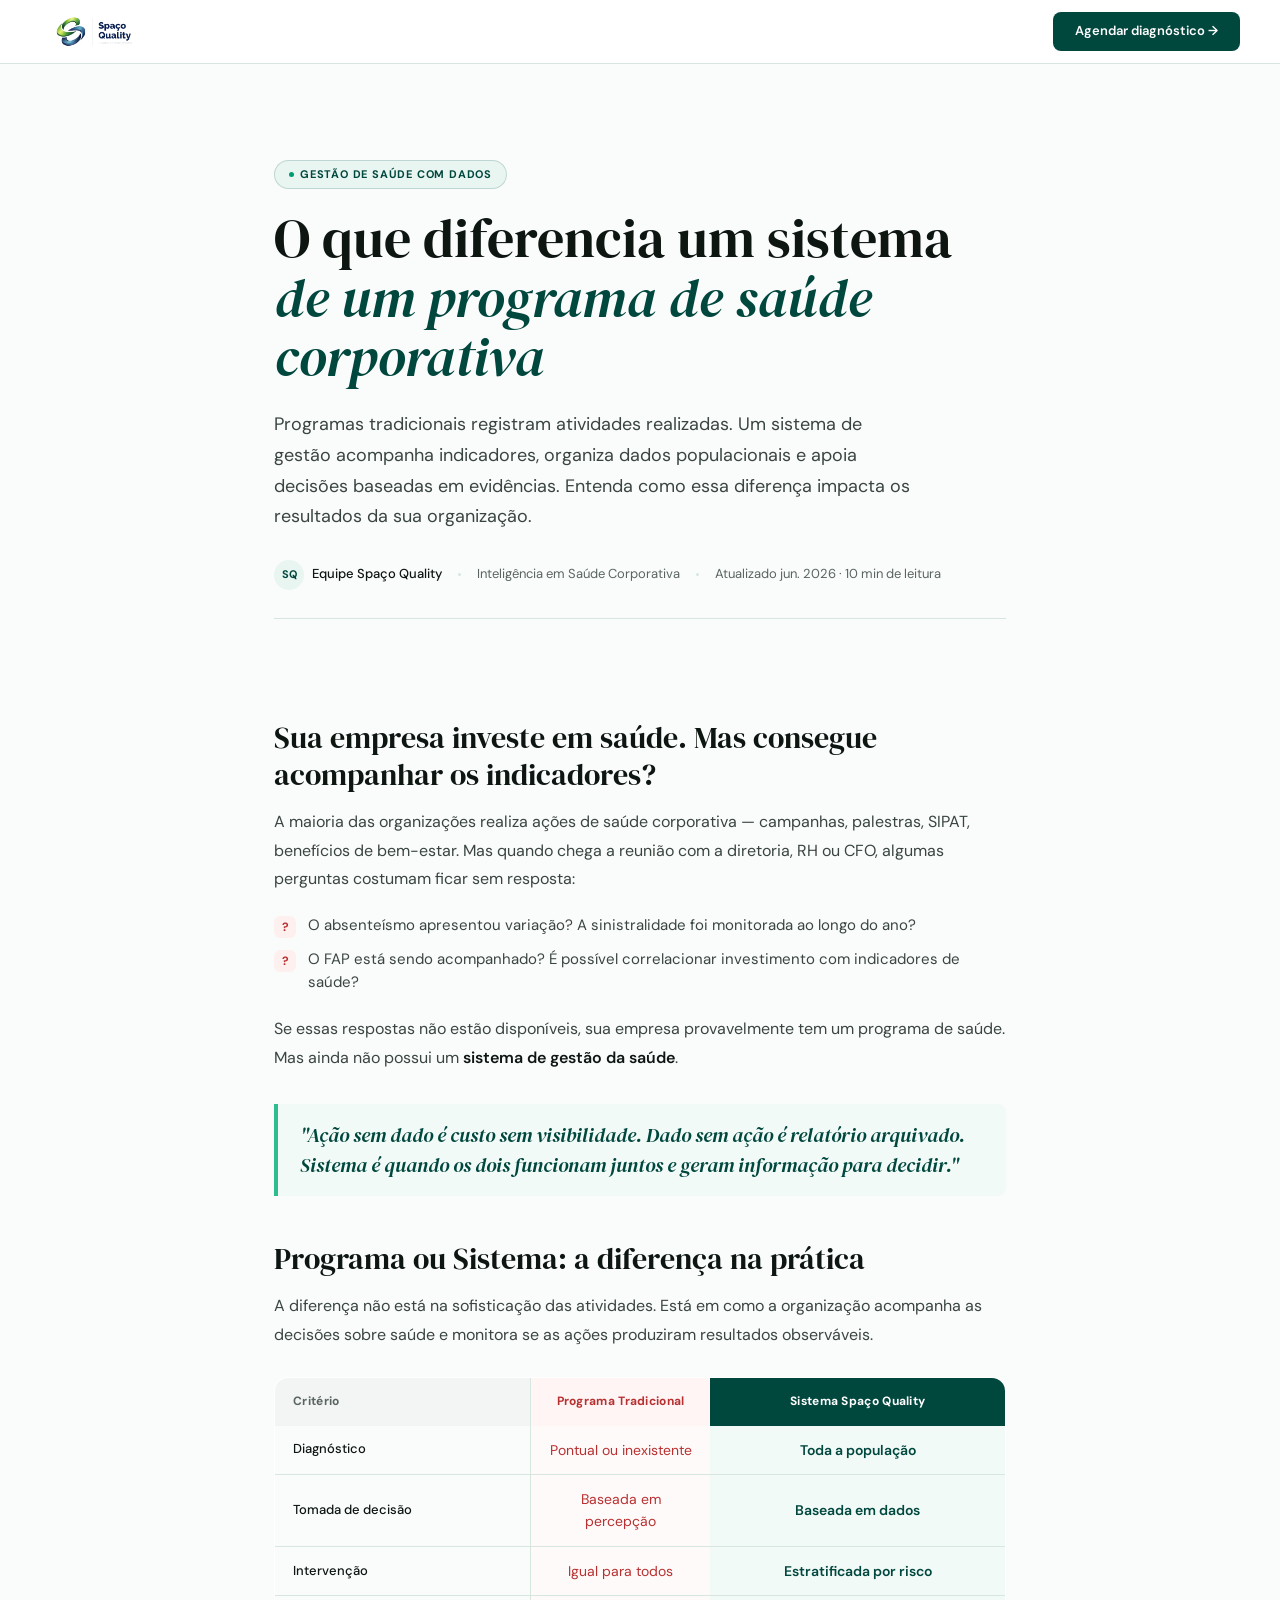
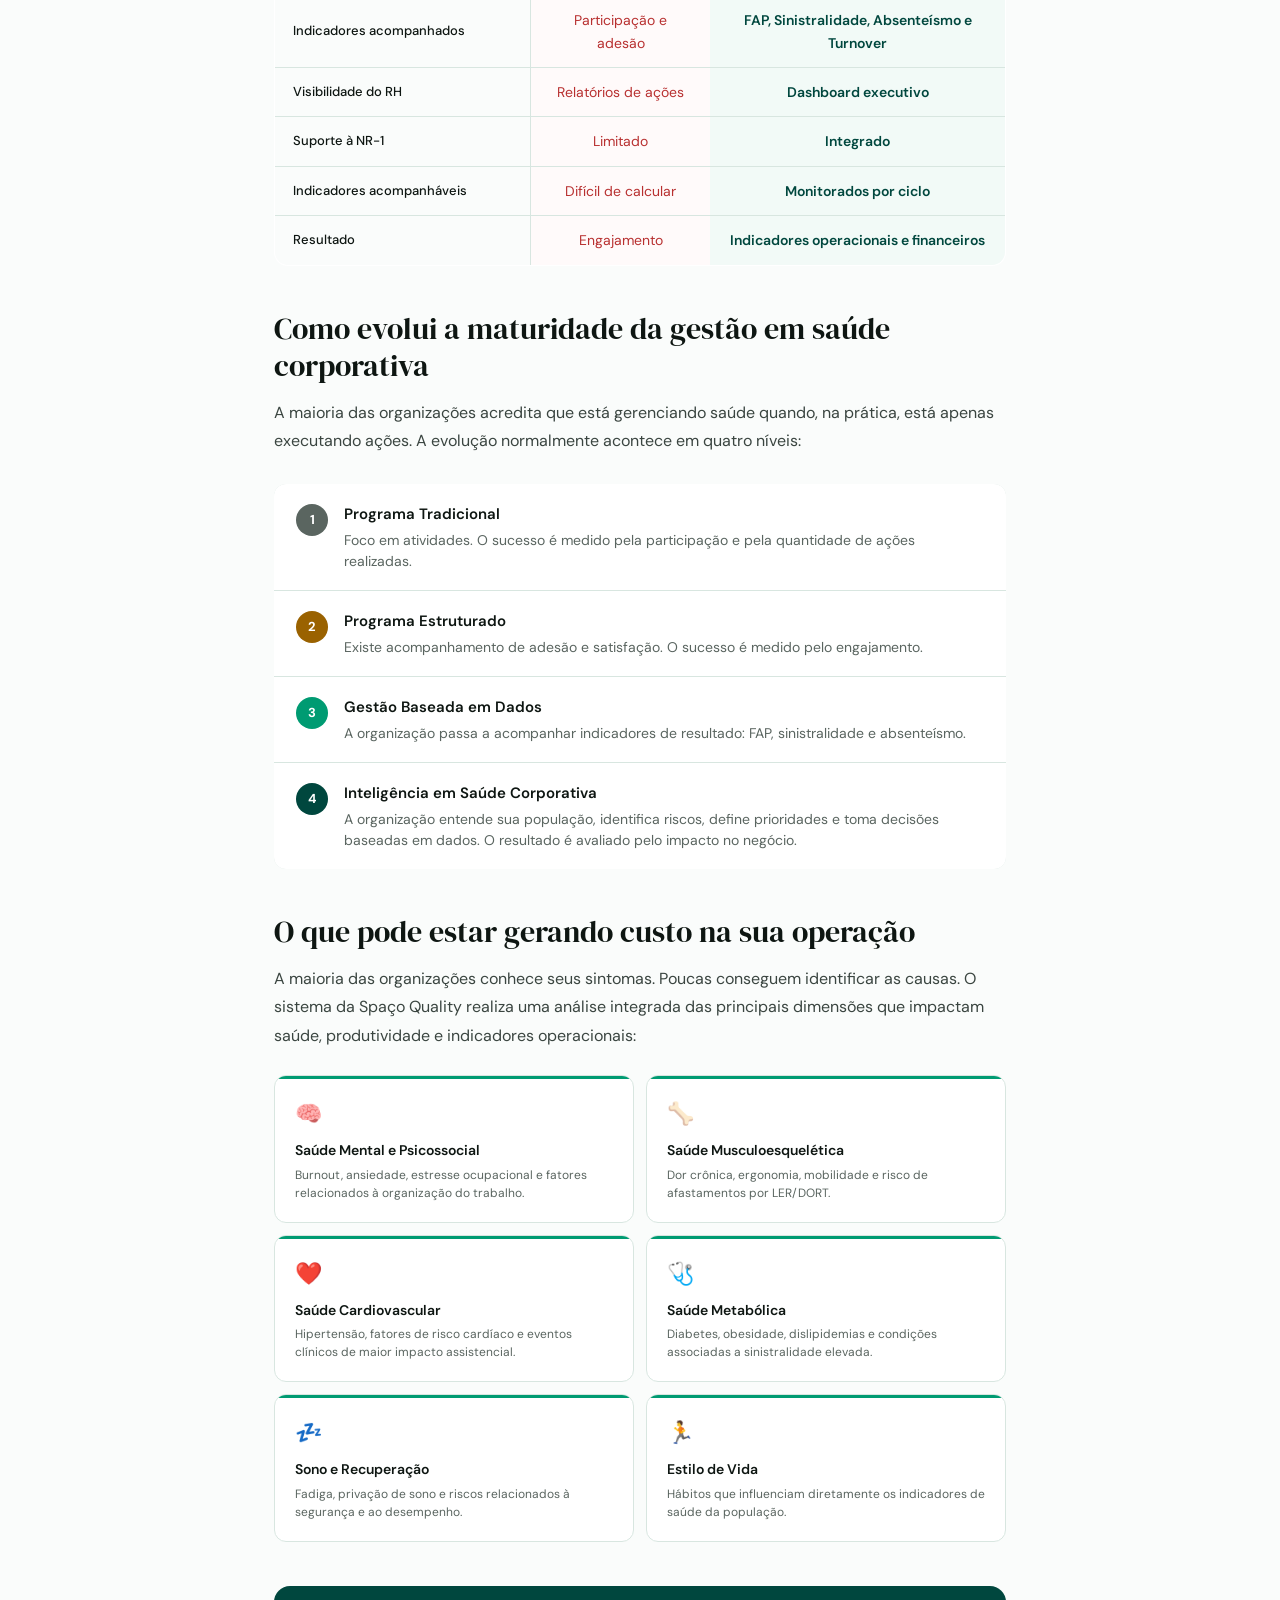
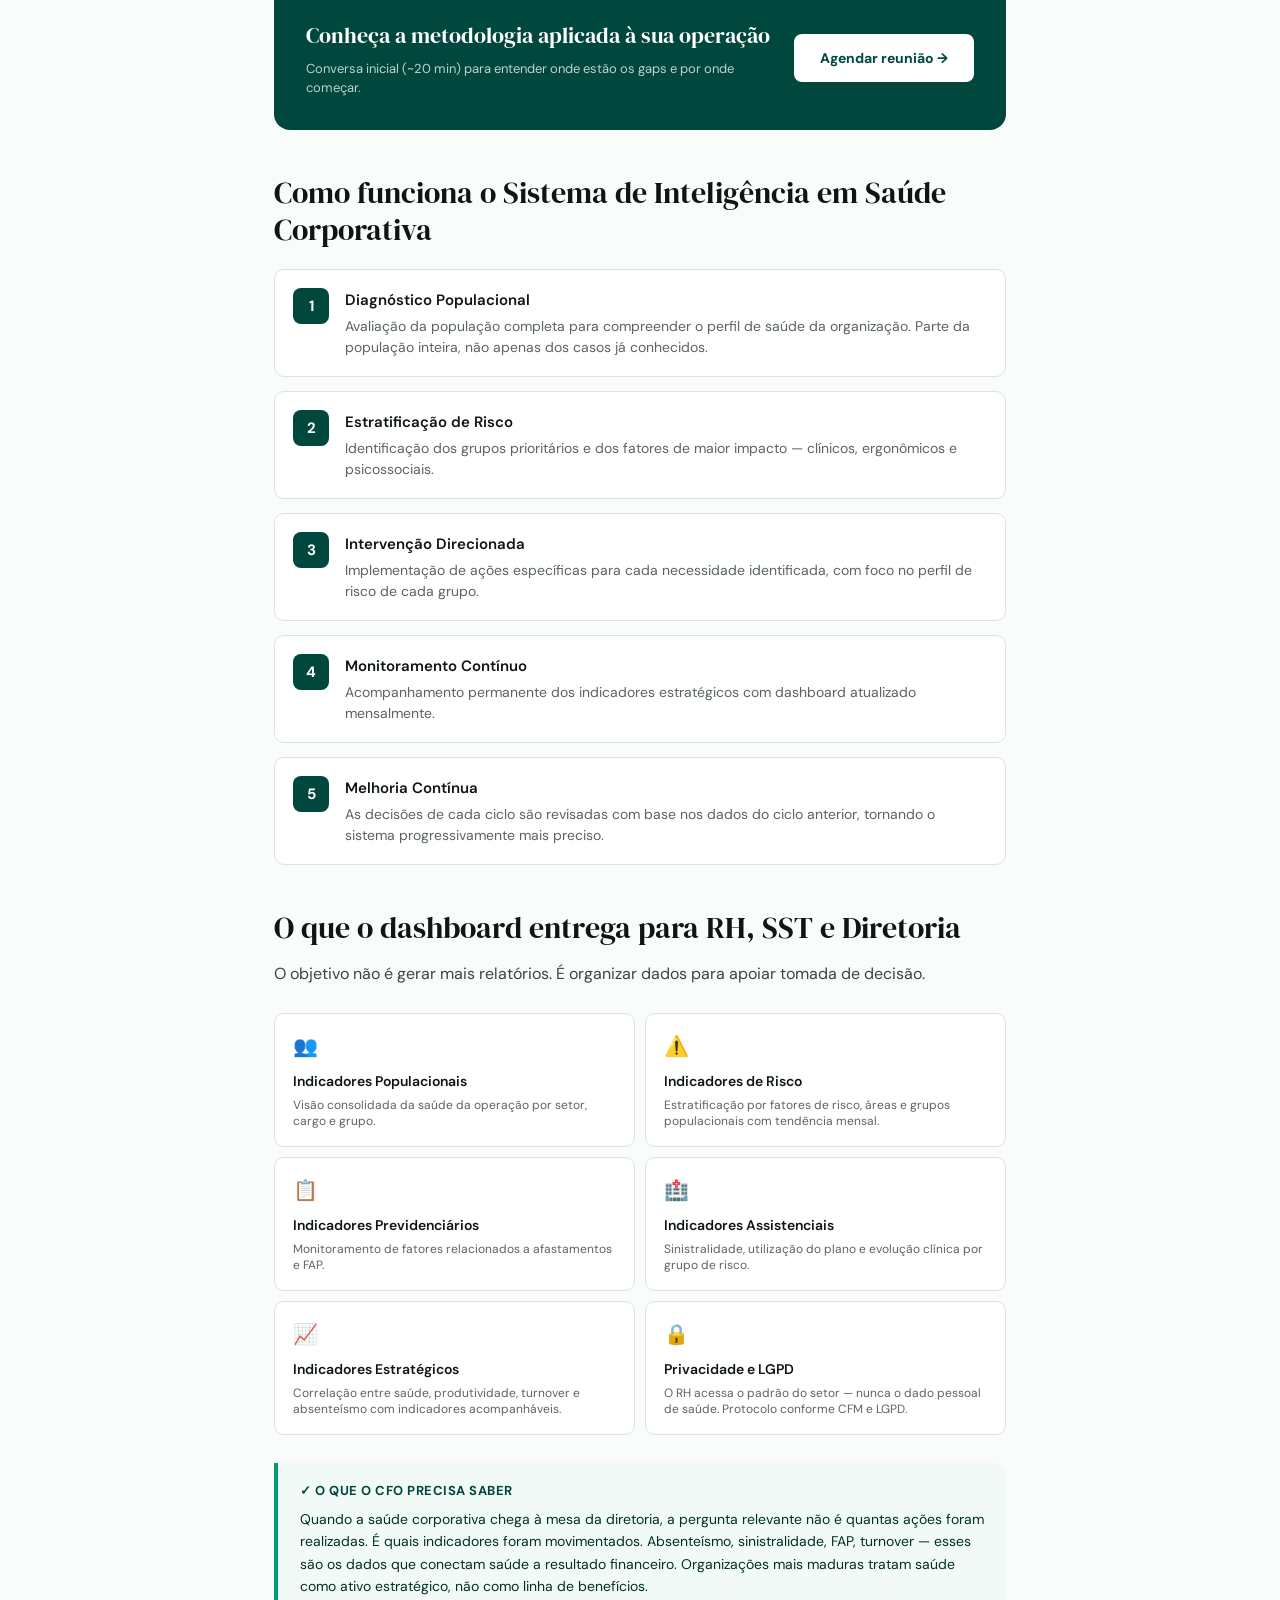
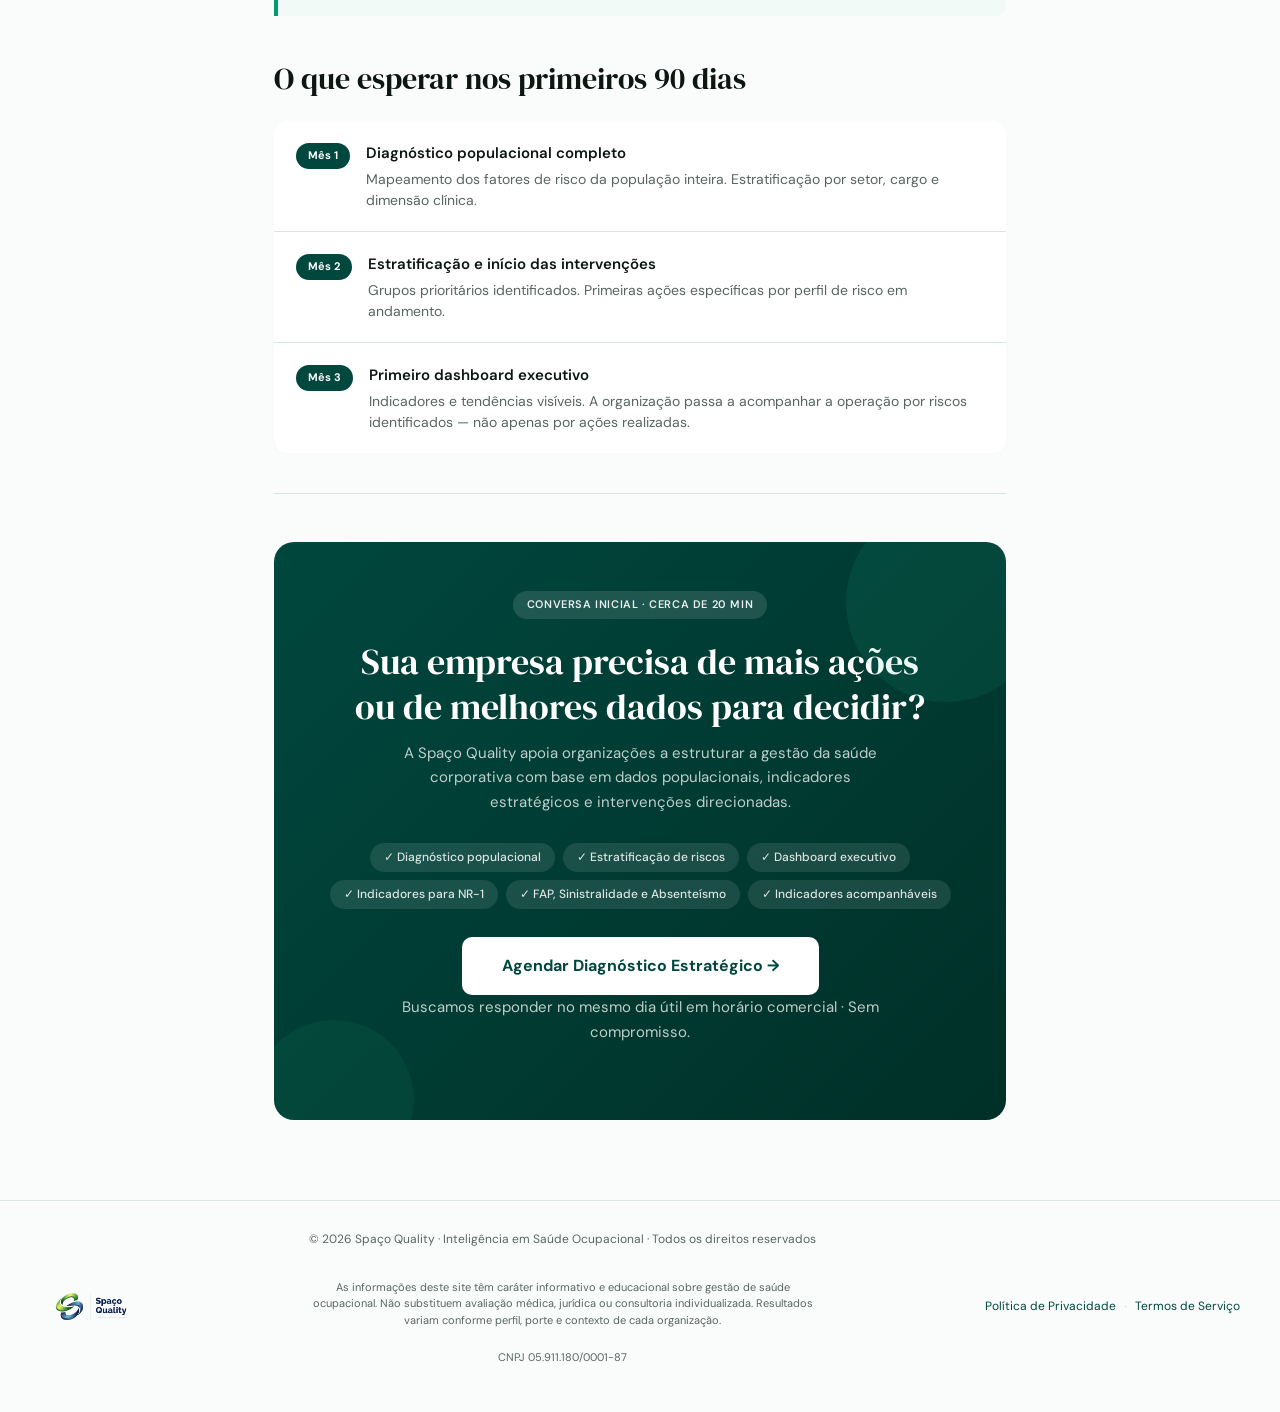
<file: sistema-vs-programa/index.html>
<!DOCTYPE html>
<html lang="pt-BR">
<head>
<!-- Google Tag Manager -->
<script>(function(w,d,s,l,i){w[l]=w[l]||[];w[l].push({'gtm.start':
new Date().getTime(),event:'gtm.js'});var f=d.getElementsByTagName(s)[0],
j=d.createElement(s),dl=l!='dataLayer'?'&l='+l:'';j.async=true;j.src=
'https://www.googletagmanager.com/gtm.js?id='+i+dl;f.parentNode.insertBefore(j,f);
})(window,document,'script','dataLayer','GTM-TCVK6XH');</script>
<!-- End Google Tag Manager -->

<meta charset="UTF-8">
<meta name="viewport" content="width=device-width, initial-scale=1.0">
<title>O que diferencia um sistema de um programa de saúde corporativa | Spaço Quality</title>
<link rel="canonical" href="https://lp.spacoquality.com.br/sistema-vs-programa/">
<meta name="robots" content="index, follow">
<meta name="description" content="Programas tradicionais entregam atividades. Um sistema de gestão acompanha indicadores e permite decisões baseadas em dados. Conheça a metodologia da Spaço Quality.">
<!-- Preview: Google, WhatsApp, LinkedIn -->
<meta property="og:type" content="article">
<meta property="og:site_name" content="Spaço Quality">
<meta property="og:locale" content="pt_BR">
<meta property="og:title" content="O que diferencia um sistema de um programa de saúde corporativa | Spaço Quality">
<meta property="og:description" content="Programas tradicionais entregam atividades. Um sistema de gestão acompanha indicadores e permite decisões baseadas em dados. Conheça a metodologia da Spaço Quality.">
<meta property="og:url" content="https://lp.spacoquality.com.br/sistema-vs-programa/">
<meta property="og:image" content="https://lp.spacoquality.com.br/assets/images/logos/1-Novo-logo-spaco-quality-Transparente.png">
<meta property="og:image:alt" content="Spaço Quality — Inteligência em Saúde Corporativa">
<meta name="twitter:card" content="summary_large_image">
<meta name="twitter:title" content="O que diferencia um sistema de um programa de saúde corporativa | Spaço Quality">
<meta name="twitter:description" content="Programas tradicionais entregam atividades. Um sistema de gestão acompanha indicadores e permite decisões baseadas em dados. Conheça a metodologia da Spaço Quality.">
<meta name="twitter:image" content="https://lp.spacoquality.com.br/assets/images/logos/1-Novo-logo-spaco-quality-Transparente.png">
<link rel="icon" href="/assets/images/logos/3-Novo-logo-spaco-quality-Transparente.png" type="image/png">
<link rel="apple-touch-icon" href="/assets/images/logos/3-Novo-logo-spaco-quality-Transparente.png">
<script type="application/ld+json">
{
  "@context": "https://schema.org",
  "@type": "Article",
  "headline": "O que diferencia um sistema de um programa de saúde corporativa | Spaço Quality",
  "description": "Programas tradicionais entregam atividades. Um sistema de gestão acompanha indicadores e permite decisões baseadas em dados. Conheça a metodologia da Spaço Quality.",
  "url": "https://lp.spacoquality.com.br/sistema-vs-programa/",
  "publisher": {
    "@type": "Organization",
    "name": "Spaço Quality",
    "logo": {
      "@type": "ImageObject",
      "url": "https://lp.spacoquality.com.br/assets/images/logos/1-Novo-logo-spaco-quality-Transparente.png"
    }
  },
  "inLanguage": "pt-BR"
}
</script>

<link rel="preconnect" href="https://fonts.googleapis.com">
<link rel="stylesheet" href="/assets/css/whatsapp-float.css">
<link rel="stylesheet" href="/assets/css/compliance-banner.css">
<link href="https://fonts.googleapis.com/css2?family=DM+Serif+Display:ital@0;1&family=DM+Sans:wght@300;400;500;600;700&display=swap" rel="stylesheet">
<style>
*, *::before, *::after { margin: 0; padding: 0; box-sizing: border-box; }
:root {
  --green-deep: #00473E; --green-mid: #00604F; --green-bright: #009B72;
  --green-light: #E8F5F1; --green-lighter: #F2FAF7; --accent: #2DBD8F;
  --red: #B83030; --red-light: #FEF0EE; --amber: #9A6200; --amber-light: #FEF6E4;
  --black: #0E1612; --gray-dark: #3A4540; --gray: #5A6560;
  --gray-light: #F2F5F4; --border: #D8E6E0; --white: #FFFFFF; --bg: #FAFCFB;
}
html { scroll-behavior: smooth; }
body { font-family: 'DM Sans', sans-serif; background: var(--bg); color: var(--black); line-height: 1.6; -webkit-font-smoothing: antialiased; }

.site-header { position: fixed; top: 0; left: 0; right: 0; z-index: 100; background: white; border-bottom: 1px solid var(--border); height: 64px; display: flex; align-items: center; justify-content: space-between; padding: 0 40px; }
.logo { height: 42px; width: auto; }
.header-cta { background: var(--green-deep); color: white; padding: 9px 22px; border-radius: 8px; font-size: 13px; font-weight: 600; text-decoration: none; transition: all 0.2s; white-space: nowrap; }
.header-cta:hover { background: var(--green-mid); transform: translateY(-1px); }

.article-hero { padding: 120px 24px 56px; max-width: 780px; margin: 0 auto; animation: fadeUp 0.5s ease forwards; }
.category-tag { display: inline-flex; align-items: center; gap: 6px; background: var(--green-light); color: var(--green-deep); font-size: 11px; font-weight: 700; letter-spacing: 0.8px; text-transform: uppercase; padding: 5px 14px; border-radius: 100px; margin-bottom: 20px; border: 1px solid rgba(0,71,62,0.18); }
.category-tag .dot { width: 5px; height: 5px; background: var(--green-bright); border-radius: 50%; }
.article-title { font-family: 'DM Serif Display', serif; font-size: clamp(34px, 5vw, 54px); font-weight: 400; color: var(--black); line-height: 1.1; margin-bottom: 22px; }
.article-title em { font-style: italic; color: var(--green-deep); }
.article-lead { font-size: 18px; color: var(--gray-dark); line-height: 1.7; max-width: 640px; margin-bottom: 28px; }
.article-meta { display: flex; align-items: center; gap: 16px; flex-wrap: wrap; font-size: 13px; color: var(--gray); padding-bottom: 28px; border-bottom: 1px solid var(--border); }
.meta-author { display: flex; align-items: center; gap: 8px; font-weight: 500; color: var(--black); }
.author-avatar { width: 30px; height: 30px; border-radius: 50%; background: var(--green-light); color: var(--green-deep); display: flex; align-items: center; justify-content: center; font-size: 11px; font-weight: 700; }
.meta-sep { width: 3px; height: 3px; background: var(--border); border-radius: 50%; }

.content-wrap { max-width: 780px; margin: 0 auto; padding: 0 24px 80px; }

h2 { font-family: 'DM Serif Display', serif; font-size: clamp(22px, 3vw, 30px); font-weight: 400; color: var(--black); margin: 44px 0 14px; line-height: 1.25; }
h3 { font-size: 18px; font-weight: 600; color: var(--black); margin: 28px 0 10px; }
p { font-size: 16px; color: var(--gray-dark); line-height: 1.8; margin-bottom: 16px; }
strong { color: var(--black); font-weight: 600; }

.pull-quote { border-left: 4px solid var(--accent); padding: 16px 22px; margin: 32px 0; background: var(--green-lighter); border-radius: 0 8px 8px 0; }
.pull-quote p { font-family: 'DM Serif Display', serif; font-size: 20px; font-style: italic; color: var(--green-deep); line-height: 1.5; margin: 0; }

.compare-table { width: 100%; border-collapse: collapse; margin: 28px 0; background: white; border-radius: 14px; overflow: hidden; border: 1px solid var(--border); font-size: 14px; }
.compare-table th { padding: 14px 18px; text-align: center; font-size: 12px; font-weight: 700; letter-spacing: 0.3px; }
.compare-table th.col-label { background: var(--gray-light); color: var(--gray); text-align: left; width: 35%; }
.compare-table th.col-bad { background: #FFF5F5; color: var(--red); border-left: 1px solid var(--border); }
.compare-table th.col-good { background: var(--green-deep); color: white; }
.compare-table td { padding: 13px 18px; border-bottom: 1px solid var(--border); vertical-align: middle; }
.compare-table tr:last-child td { border-bottom: none; }
.compare-table td.row-label { font-size: 13px; font-weight: 500; color: var(--black); background: var(--bg); }
.compare-table td.col-bad { text-align: center; color: var(--red); background: #FFFAFA; border-left: 1px solid var(--border); }
.compare-table td.col-good { text-align: center; color: var(--green-deep); background: var(--green-lighter); font-weight: 600; }

.maturity-steps { display: flex; flex-direction: column; gap: 1px; background: var(--border); border-radius: 12px; overflow: hidden; margin: 28px 0; }
.maturity-item { background: white; padding: 18px 22px; display: flex; align-items: flex-start; gap: 16px; }
.maturity-num { width: 32px; height: 32px; border-radius: 50%; display: flex; align-items: center; justify-content: center; font-size: 13px; font-weight: 700; color: white; flex-shrink: 0; margin-top: 2px; }
.maturity-num.n1 { background: var(--gray); }
.maturity-num.n2 { background: var(--amber); }
.maturity-num.n3 { background: var(--green-bright); }
.maturity-num.n4 { background: var(--green-deep); }
.maturity-body h4 { font-size: 15px; font-weight: 600; color: var(--black); margin-bottom: 4px; }
.maturity-body p { font-size: 14px; color: var(--gray); margin: 0; line-height: 1.5; }

.dim-grid { display: grid; grid-template-columns: 1fr 1fr; gap: 12px; margin: 24px 0; }
.dim-card { background: white; border: 1px solid var(--border); border-radius: 12px; padding: 20px; position: relative; overflow: hidden; }
.dim-card::before { content: ''; position: absolute; top: 0; left: 0; right: 0; height: 3px; background: var(--green-bright); }
.dim-icon { font-size: 22px; margin-bottom: 8px; }
.dim-name { font-size: 14px; font-weight: 600; color: var(--black); margin-bottom: 4px; }
.dim-desc { font-size: 12px; color: var(--gray); line-height: 1.5; }

.steps { display: flex; flex-direction: column; gap: 14px; margin: 20px 0; }
.step-item { display: flex; gap: 16px; align-items: flex-start; background: white; border: 1px solid var(--border); border-radius: 10px; padding: 18px; }
.step-num { width: 36px; height: 36px; border-radius: 8px; background: var(--green-deep); color: white; display: flex; align-items: center; justify-content: center; font-size: 15px; font-weight: 700; flex-shrink: 0; }
.step-body h4 { font-size: 15px; font-weight: 600; color: var(--black); margin-bottom: 4px; }
.step-body p { font-size: 14px; color: var(--gray); margin: 0; line-height: 1.5; }

.dashboard-grid { display: grid; grid-template-columns: 1fr 1fr; gap: 10px; margin: 24px 0; }
.dashboard-card { background: white; border: 1px solid var(--border); border-radius: 10px; padding: 16px 18px; }
.dashboard-card-icon { font-size: 20px; margin-bottom: 8px; }
.dashboard-card-name { font-size: 14px; font-weight: 600; color: var(--black); margin-bottom: 4px; }
.dashboard-card-desc { font-size: 12px; color: var(--gray); line-height: 1.4; }

.checklist { list-style: none; display: flex; flex-direction: column; gap: 10px; margin: 20px 0; }
.checklist li { display: flex; align-items: flex-start; gap: 12px; font-size: 15px; color: var(--gray-dark); line-height: 1.55; }
.check-icon { width: 22px; height: 22px; border-radius: 6px; background: var(--green-light); color: var(--green-deep); display: flex; align-items: center; justify-content: center; font-size: 12px; font-weight: 700; flex-shrink: 0; margin-top: 2px; }

.timeline { display: flex; flex-direction: column; gap: 1px; background: var(--border); border-radius: 12px; overflow: hidden; margin: 24px 0; }
.timeline-item { background: white; padding: 20px 22px; display: flex; gap: 16px; align-items: flex-start; }
.timeline-month { background: var(--green-deep); color: white; font-size: 11px; font-weight: 700; padding: 4px 12px; border-radius: 100px; white-space: nowrap; flex-shrink: 0; margin-top: 2px; }
.timeline-body h4 { font-size: 15px; font-weight: 600; color: var(--black); margin-bottom: 4px; }
.timeline-body p { font-size: 14px; color: var(--gray); margin: 0; line-height: 1.5; }

.mid-cta { background: var(--green-deep); border-radius: 16px; padding: 32px; margin: 44px 0; display: flex; align-items: center; justify-content: space-between; gap: 24px; }
.mid-cta-text h3 { font-family: 'DM Serif Display', serif; font-size: 22px; font-weight: 400; color: white; margin: 0 0 6px; }
.mid-cta-text p { font-size: 13px; color: rgba(255,255,255,0.75); margin: 0; line-height: 1.5; }
.mid-cta-btn { background: white; color: var(--green-deep); padding: 13px 26px; border-radius: 8px; font-size: 14px; font-weight: 700; text-decoration: none; white-space: nowrap; transition: all 0.2s; flex-shrink: 0; }
.mid-cta-btn:hover { transform: translateY(-2px); box-shadow: 0 8px 24px rgba(0,0,0,0.2); }

.highlight-box { border-left: 4px solid; border-radius: 0 10px 10px 0; padding: 18px 22px; margin: 28px 0; }
.highlight-box.green { background: var(--green-lighter); border-color: var(--green-bright); }
.highlight-box-title { font-size: 13px; font-weight: 700; text-transform: uppercase; letter-spacing: 0.5px; margin-bottom: 6px; }
.highlight-box.green .highlight-box-title { color: var(--green-deep); }
.highlight-box p { font-size: 14px; margin: 0; line-height: 1.6; }
.highlight-box.green p { color: #003028; }

.divider { border: none; border-top: 1px solid var(--border); margin: 40px 0; }

.bottom-cta { background: linear-gradient(135deg, var(--green-deep) 0%, #003028 100%); border-radius: 20px; padding: 48px 40px; text-align: center; margin: 48px 0 0; position: relative; overflow: hidden; }
.bottom-cta::before { content: ''; position: absolute; top: -40px; right: -40px; width: 200px; height: 200px; border-radius: 50%; background: rgba(45,189,143,0.1); }
.bottom-cta::after { content: ''; position: absolute; bottom: -60px; left: -20px; width: 160px; height: 160px; border-radius: 50%; background: rgba(45,189,143,0.07); }
.bottom-cta-badge { display: inline-block; background: rgba(255,255,255,0.12); color: rgba(255,255,255,0.9); font-size: 11px; font-weight: 600; letter-spacing: 0.6px; text-transform: uppercase; padding: 5px 14px; border-radius: 100px; margin-bottom: 20px; }
.bottom-cta h2 { font-family: 'DM Serif Display', serif; font-size: clamp(24px, 4vw, 36px); color: white; margin: 0 0 12px; font-weight: 400; }
.bottom-cta p { font-size: 15px; color: rgba(255,255,255,0.75); max-width: 480px; margin: 0 auto 28px; line-height: 1.65; }
.bottom-cta-btn { display: inline-block; background: white; color: var(--green-deep); padding: 16px 40px; border-radius: 10px; font-size: 16px; font-weight: 700; text-decoration: none; transition: all 0.2s; position: relative; z-index: 1; }
.bottom-cta-btn:hover { transform: translateY(-3px); box-shadow: 0 12px 32px rgba(0,0,0,0.25); }
.bottom-cta-sub { font-size: 12px; color: rgba(255,255,255,0.5); margin-top: 12px; position: relative; z-index: 1; }
.bottom-cta-features { display: flex; flex-wrap: wrap; justify-content: center; gap: 8px; margin: 20px 0 28px; }
.bottom-cta-features span { background: rgba(255,255,255,0.1); color: rgba(255,255,255,0.85); font-size: 12px; font-weight: 500; padding: 5px 14px; border-radius: 100px; }

/* ── FOOTER CONFORMIDADE ── */
.site-footer { border-top: 1px solid var(--border); padding: 28px 40px; display: flex; align-items: center; justify-content: space-between; flex-wrap: wrap; gap: 16px; }
.footer-logo { height: 40px; width: auto; max-width: 180px; object-fit: contain; display: block; }
.footer-center { display: flex; flex-direction: column; gap: 4px; text-align: center; }
.footer-text { font-size: 12px; color: var(--gray); }
.footer-cnpj { font-size: 11px; color: var(--gray); }
.footer-links { display: flex; align-items: center; gap: 8px; }
.footer-links a { font-size: 12px; color: var(--green-deep); text-decoration: none; }
.footer-links a:hover { text-decoration: underline; }
.footer-links span { color: var(--border); }
.footer-disclaimer { font-size: 11px; color: var(--gray); line-height: 1.5; max-width: 520px; margin-top: 8px; }

@media (max-width: 640px) {
  .site-header { padding: 0 18px; height: 56px; } .logo { height: 34px; } .header-cta { padding: 8px 14px; font-size: 12px; }
  .article-hero { padding: 80px 18px 40px; } .dim-grid { grid-template-columns: 1fr; }
  .dashboard-grid { grid-template-columns: 1fr; } .compare-table { font-size: 12px; }
  .compare-table th, .compare-table td { padding: 10px 12px; }
  .mid-cta { flex-direction: column; align-items: flex-start; } .mid-cta-btn { width: 100%; text-align: center; }
  .bottom-cta { padding: 36px 22px; }
  .site-footer { padding: 20px 18px; flex-direction: column; align-items: flex-start; }
  .footer-center { text-align: left; }
  .content-wrap { padding: 0 18px 60px; }
}
@keyframes fadeUp { from { opacity: 0; transform: translateY(16px); } to { opacity: 1; transform: translateY(0); } }
</style>
</head>
<body>

<!-- Google Tag Manager (noscript) -->
<noscript><iframe src="https://www.googletagmanager.com/ns.html?id=GTM-TCVK6XH"
height="0" width="0" style="display:none;visibility:hidden"></iframe></noscript>
<!-- End Google Tag Manager (noscript) -->


<header class="site-header">
  <img class="logo" src="/assets/images/logos/1-Novo-logo-spaco-quality-Transparente.png" alt="Spaço Quality">
  <a href="https://wa.me/5511983811360?text=Ol%C3%A1%2C%20vim%20pelo%20Google%20e%20gostaria%20de%20entender%20como%20a%20Spa%C3%A7o%20Quality%20funciona%20como%20sistema%20de%20gest%C3%A3o%20de%20sa%C3%BAde%20corporativa.%20Quero%20marcar%20uma%20reuni%C3%A3o%20de%20diagn%C3%B3stico." target="_blank" rel="noopener" class="header-cta" data-gtm-whatsapp="header" data-page-topic="saude_corporativa_dados">Agendar diagnóstico →</a>
</header>

<div class="compliance-banner">
  <p>Conteúdo informativo. Resultados variam conforme perfil da organização. Não constitui promessa de resultado.</p>
</div>

<div class="article-hero">
  <div class="category-tag"><span class="dot"></span> Gestão de Saúde com Dados</div>
  <h1 class="article-title">O que diferencia um sistema<br><em>de um programa de saúde corporativa</em></h1>
  <p class="article-lead">Programas tradicionais registram atividades realizadas. Um sistema de gestão acompanha indicadores, organiza dados populacionais e apoia decisões baseadas em evidências. Entenda como essa diferença impacta os resultados da sua organização.</p>
  <div class="article-meta">
    <div class="meta-author"><div class="author-avatar">SQ</div> Equipe Spaço Quality</div>
    <span class="meta-sep"></span> Inteligência em Saúde Corporativa
    <span class="meta-sep"></span> Atualizado jun. 2026 · 10 min de leitura
  </div>
</div>

<div class="content-wrap">

  <h2>Sua empresa investe em saúde. Mas consegue acompanhar os indicadores?</h2>
  <p>A maioria das organizações realiza ações de saúde corporativa — campanhas, palestras, SIPAT, benefícios de bem-estar. Mas quando chega a reunião com a diretoria, RH ou CFO, algumas perguntas costumam ficar sem resposta:</p>

  <ul class="checklist">
    <li><div class="check-icon" style="background:var(--red-light);color:var(--red);">?</div><span>O absenteísmo apresentou variação? A sinistralidade foi monitorada ao longo do ano?</span></li>
    <li><div class="check-icon" style="background:var(--red-light);color:var(--red);">?</div><span>O FAP está sendo acompanhado? É possível correlacionar investimento com indicadores de saúde?</span></li>
  </ul>

  <p>Se essas respostas não estão disponíveis, sua empresa provavelmente tem um programa de saúde. Mas ainda não possui um <strong>sistema de gestão da saúde</strong>.</p>

  <div class="pull-quote">
    <p>"Ação sem dado é custo sem visibilidade. Dado sem ação é relatório arquivado. Sistema é quando os dois funcionam juntos e geram informação para decidir."</p>
  </div>

  <h2>Programa ou Sistema: a diferença na prática</h2>
  <p>A diferença não está na sofisticação das atividades. Está em como a organização acompanha as decisões sobre saúde e monitora se as ações produziram resultados observáveis.</p>

  <table class="compare-table">
    <thead>
      <tr>
        <th class="col-label">Critério</th>
        <th class="col-bad">Programa Tradicional</th>
        <th class="col-good">Sistema Spaço Quality</th>
      </tr>
    </thead>
    <tbody>
      <tr><td class="row-label">Diagnóstico</td><td class="col-bad">Pontual ou inexistente</td><td class="col-good">Toda a população</td></tr>
      <tr><td class="row-label">Tomada de decisão</td><td class="col-bad">Baseada em percepção</td><td class="col-good">Baseada em dados</td></tr>
      <tr><td class="row-label">Intervenção</td><td class="col-bad">Igual para todos</td><td class="col-good">Estratificada por risco</td></tr>
      <tr><td class="row-label">Indicadores acompanhados</td><td class="col-bad">Participação e adesão</td><td class="col-good">FAP, Sinistralidade, Absenteísmo e Turnover</td></tr>
      <tr><td class="row-label">Visibilidade do RH</td><td class="col-bad">Relatórios de ações</td><td class="col-good">Dashboard executivo</td></tr>
      <tr><td class="row-label">Suporte à NR-1</td><td class="col-bad">Limitado</td><td class="col-good">Integrado</td></tr>
      <tr><td class="row-label">Indicadores acompanháveis</td><td class="col-bad">Difícil de calcular</td><td class="col-good">Monitorados por ciclo</td></tr>
      <tr><td class="row-label">Resultado</td><td class="col-bad">Engajamento</td><td class="col-good">Indicadores operacionais e financeiros</td></tr>
    </tbody>
  </table>

  <h2>Como evolui a maturidade da gestão em saúde corporativa</h2>
  <p>A maioria das organizações acredita que está gerenciando saúde quando, na prática, está apenas executando ações. A evolução normalmente acontece em quatro níveis:</p>

  <div class="maturity-steps">
    <div class="maturity-item">
      <div class="maturity-num n1">1</div>
      <div class="maturity-body"><h4>Programa Tradicional</h4><p>Foco em atividades. O sucesso é medido pela participação e pela quantidade de ações realizadas.</p></div>
    </div>
    <div class="maturity-item">
      <div class="maturity-num n2">2</div>
      <div class="maturity-body"><h4>Programa Estruturado</h4><p>Existe acompanhamento de adesão e satisfação. O sucesso é medido pelo engajamento.</p></div>
    </div>
    <div class="maturity-item">
      <div class="maturity-num n3">3</div>
      <div class="maturity-body"><h4>Gestão Baseada em Dados</h4><p>A organização passa a acompanhar indicadores de resultado: FAP, sinistralidade e absenteísmo.</p></div>
    </div>
    <div class="maturity-item">
      <div class="maturity-num n4">4</div>
      <div class="maturity-body"><h4>Inteligência em Saúde Corporativa</h4><p>A organização entende sua população, identifica riscos, define prioridades e toma decisões baseadas em dados. O resultado é avaliado pelo impacto no negócio.</p></div>
    </div>
  </div>

  <h2>O que pode estar gerando custo na sua operação</h2>
  <p>A maioria das organizações conhece seus sintomas. Poucas conseguem identificar as causas. O sistema da Spaço Quality realiza uma análise integrada das principais dimensões que impactam saúde, produtividade e indicadores operacionais:</p>

  <div class="dim-grid">
    <div class="dim-card"><div class="dim-icon">🧠</div><div class="dim-name">Saúde Mental e Psicossocial</div><div class="dim-desc">Burnout, ansiedade, estresse ocupacional e fatores relacionados à organização do trabalho.</div></div>
    <div class="dim-card"><div class="dim-icon">🦴</div><div class="dim-name">Saúde Musculoesquelética</div><div class="dim-desc">Dor crônica, ergonomia, mobilidade e risco de afastamentos por LER/DORT.</div></div>
    <div class="dim-card"><div class="dim-icon">❤️</div><div class="dim-name">Saúde Cardiovascular</div><div class="dim-desc">Hipertensão, fatores de risco cardíaco e eventos clínicos de maior impacto assistencial.</div></div>
    <div class="dim-card"><div class="dim-icon">🩺</div><div class="dim-name">Saúde Metabólica</div><div class="dim-desc">Diabetes, obesidade, dislipidemias e condições associadas a sinistralidade elevada.</div></div>
    <div class="dim-card"><div class="dim-icon">💤</div><div class="dim-name">Sono e Recuperação</div><div class="dim-desc">Fadiga, privação de sono e riscos relacionados à segurança e ao desempenho.</div></div>
    <div class="dim-card"><div class="dim-icon">🏃</div><div class="dim-name">Estilo de Vida</div><div class="dim-desc">Hábitos que influenciam diretamente os indicadores de saúde da população.</div></div>
  </div>

  <div class="mid-cta">
    <div class="mid-cta-text">
      <h3>Conheça a metodologia aplicada à sua operação</h3>
      <p>Conversa inicial (~20 min) para entender onde estão os gaps e por onde começar.</p>
    </div>
    <a href="https://wa.me/5511983811360?text=Ol%C3%A1%2C%20vim%20pelo%20Google%20e%20gostaria%20de%20entender%20como%20a%20Spa%C3%A7o%20Quality%20funciona%20como%20sistema%20de%20gest%C3%A3o%20de%20sa%C3%BAde%20corporativa.%20Quero%20marcar%20uma%20reuni%C3%A3o%20de%20diagn%C3%B3stico." target="_blank" rel="noopener" class="mid-cta-btn" data-gtm-whatsapp="mid_article" data-page-topic="saude_corporativa_dados">Agendar reunião →</a>
  </div>

  <h2>Como funciona o Sistema de Inteligência em Saúde Corporativa</h2>

  <div class="steps">
    <div class="step-item"><div class="step-num">1</div><div class="step-body"><h4>Diagnóstico Populacional</h4><p>Avaliação da população completa para compreender o perfil de saúde da organização. Parte da população inteira, não apenas dos casos já conhecidos.</p></div></div>
    <div class="step-item"><div class="step-num">2</div><div class="step-body"><h4>Estratificação de Risco</h4><p>Identificação dos grupos prioritários e dos fatores de maior impacto — clínicos, ergonômicos e psicossociais.</p></div></div>
    <div class="step-item"><div class="step-num">3</div><div class="step-body"><h4>Intervenção Direcionada</h4><p>Implementação de ações específicas para cada necessidade identificada, com foco no perfil de risco de cada grupo.</p></div></div>
    <div class="step-item"><div class="step-num">4</div><div class="step-body"><h4>Monitoramento Contínuo</h4><p>Acompanhamento permanente dos indicadores estratégicos com dashboard atualizado mensalmente.</p></div></div>
    <div class="step-item"><div class="step-num">5</div><div class="step-body"><h4>Melhoria Contínua</h4><p>As decisões de cada ciclo são revisadas com base nos dados do ciclo anterior, tornando o sistema progressivamente mais preciso.</p></div></div>
  </div>

  <h2>O que o dashboard entrega para RH, SST e Diretoria</h2>
  <p>O objetivo não é gerar mais relatórios. É organizar dados para apoiar tomada de decisão.</p>

  <div class="dashboard-grid">
    <div class="dashboard-card"><div class="dashboard-card-icon">👥</div><div class="dashboard-card-name">Indicadores Populacionais</div><div class="dashboard-card-desc">Visão consolidada da saúde da operação por setor, cargo e grupo.</div></div>
    <div class="dashboard-card"><div class="dashboard-card-icon">⚠️</div><div class="dashboard-card-name">Indicadores de Risco</div><div class="dashboard-card-desc">Estratificação por fatores de risco, áreas e grupos populacionais com tendência mensal.</div></div>
    <div class="dashboard-card"><div class="dashboard-card-icon">📋</div><div class="dashboard-card-name">Indicadores Previdenciários</div><div class="dashboard-card-desc">Monitoramento de fatores relacionados a afastamentos e FAP.</div></div>
    <div class="dashboard-card"><div class="dashboard-card-icon">🏥</div><div class="dashboard-card-name">Indicadores Assistenciais</div><div class="dashboard-card-desc">Sinistralidade, utilização do plano e evolução clínica por grupo de risco.</div></div>
    <div class="dashboard-card"><div class="dashboard-card-icon">📈</div><div class="dashboard-card-name">Indicadores Estratégicos</div><div class="dashboard-card-desc">Correlação entre saúde, produtividade, turnover e absenteísmo com indicadores acompanháveis.</div></div>
    <div class="dashboard-card"><div class="dashboard-card-icon">🔒</div><div class="dashboard-card-name">Privacidade e LGPD</div><div class="dashboard-card-desc">O RH acessa o padrão do setor — nunca o dado pessoal de saúde. Protocolo conforme CFM e LGPD.</div></div>
  </div>

  <div class="highlight-box green">
    <div class="highlight-box-title">✓ O que o CFO precisa saber</div>
    <p>Quando a saúde corporativa chega à mesa da diretoria, a pergunta relevante não é quantas ações foram realizadas. É quais indicadores foram movimentados. Absenteísmo, sinistralidade, FAP, turnover — esses são os dados que conectam saúde a resultado financeiro. Organizações mais maduras tratam saúde como ativo estratégico, não como linha de benefícios.</p>
  </div>

  <h2>O que esperar nos primeiros 90 dias</h2>

  <div class="timeline">
    <div class="timeline-item"><span class="timeline-month">Mês 1</span><div class="timeline-body"><h4>Diagnóstico populacional completo</h4><p>Mapeamento dos fatores de risco da população inteira. Estratificação por setor, cargo e dimensão clínica.</p></div></div>
    <div class="timeline-item"><span class="timeline-month">Mês 2</span><div class="timeline-body"><h4>Estratificação e início das intervenções</h4><p>Grupos prioritários identificados. Primeiras ações específicas por perfil de risco em andamento.</p></div></div>
    <div class="timeline-item"><span class="timeline-month">Mês 3</span><div class="timeline-body"><h4>Primeiro dashboard executivo</h4><p>Indicadores e tendências visíveis. A organização passa a acompanhar a operação por riscos identificados — não apenas por ações realizadas.</p></div></div>
  </div>

  <hr class="divider">

  <div class="bottom-cta">
    <div class="bottom-cta-badge">Conversa inicial · cerca de 20 min</div>
    <h2>Sua empresa precisa de mais ações<br>ou de melhores dados para decidir?</h2>
    <p>A Spaço Quality apoia organizações a estruturar a gestão da saúde corporativa com base em dados populacionais, indicadores estratégicos e intervenções direcionadas.</p>
    <div class="bottom-cta-features">
      <span>✓ Diagnóstico populacional</span>
      <span>✓ Estratificação de riscos</span>
      <span>✓ Dashboard executivo</span>
      <span>✓ Indicadores para NR-1</span>
      <span>✓ FAP, Sinistralidade e Absenteísmo</span>
      <span>✓ Indicadores acompanháveis</span>
    </div>
    <a href="https://wa.me/5511983811360?text=Ol%C3%A1%2C%20vim%20pelo%20Google%20e%20gostaria%20de%20entender%20como%20a%20Spa%C3%A7o%20Quality%20funciona%20como%20sistema%20de%20gest%C3%A3o%20de%20sa%C3%BAde%20corporativa.%20Quero%20marcar%20uma%20reuni%C3%A3o%20de%20diagn%C3%B3stico." target="_blank" rel="noopener" class="bottom-cta-btn" data-gtm-whatsapp="bottom_cta" data-page-topic="saude_corporativa_dados">Agendar Diagnóstico Estratégico →</a>
    <p class="bottom-cta-sub">Buscamos responder no mesmo dia útil em horário comercial · Sem compromisso.</p>
  </div>

</div>

<footer class="site-footer">
  <img class="footer-logo" src="/assets/images/logos/1-Novo-logo-spaco-quality-Transparente.png" alt="Spaço Quality">
  <div class="footer-center">
    <p class="footer-text">© 2026 Spaço Quality · Inteligência em Saúde Ocupacional · Todos os direitos reservados</p>
    <p class="footer-disclaimer">As informações deste site têm caráter informativo e educacional sobre gestão de saúde ocupacional. Não substituem avaliação médica, jurídica ou consultoria individualizada. Resultados variam conforme perfil, porte e contexto de cada organização.</p>
    <p class="footer-cnpj">CNPJ 05.911.180/0001-87</p>
  </div>
  <div class="footer-links">
    <a href="/politica-de-privacidade.html">Política de Privacidade</a>
    <span>·</span>
    <a href="/termos-de-servico.html">Termos de Serviço</a>
  </div>
</footer>

<script src="/assets/js/whatsapp-float.js" defer></script>
<script src="/assets/js/analytics.js" defer></script>
</body>
</html>
</file>
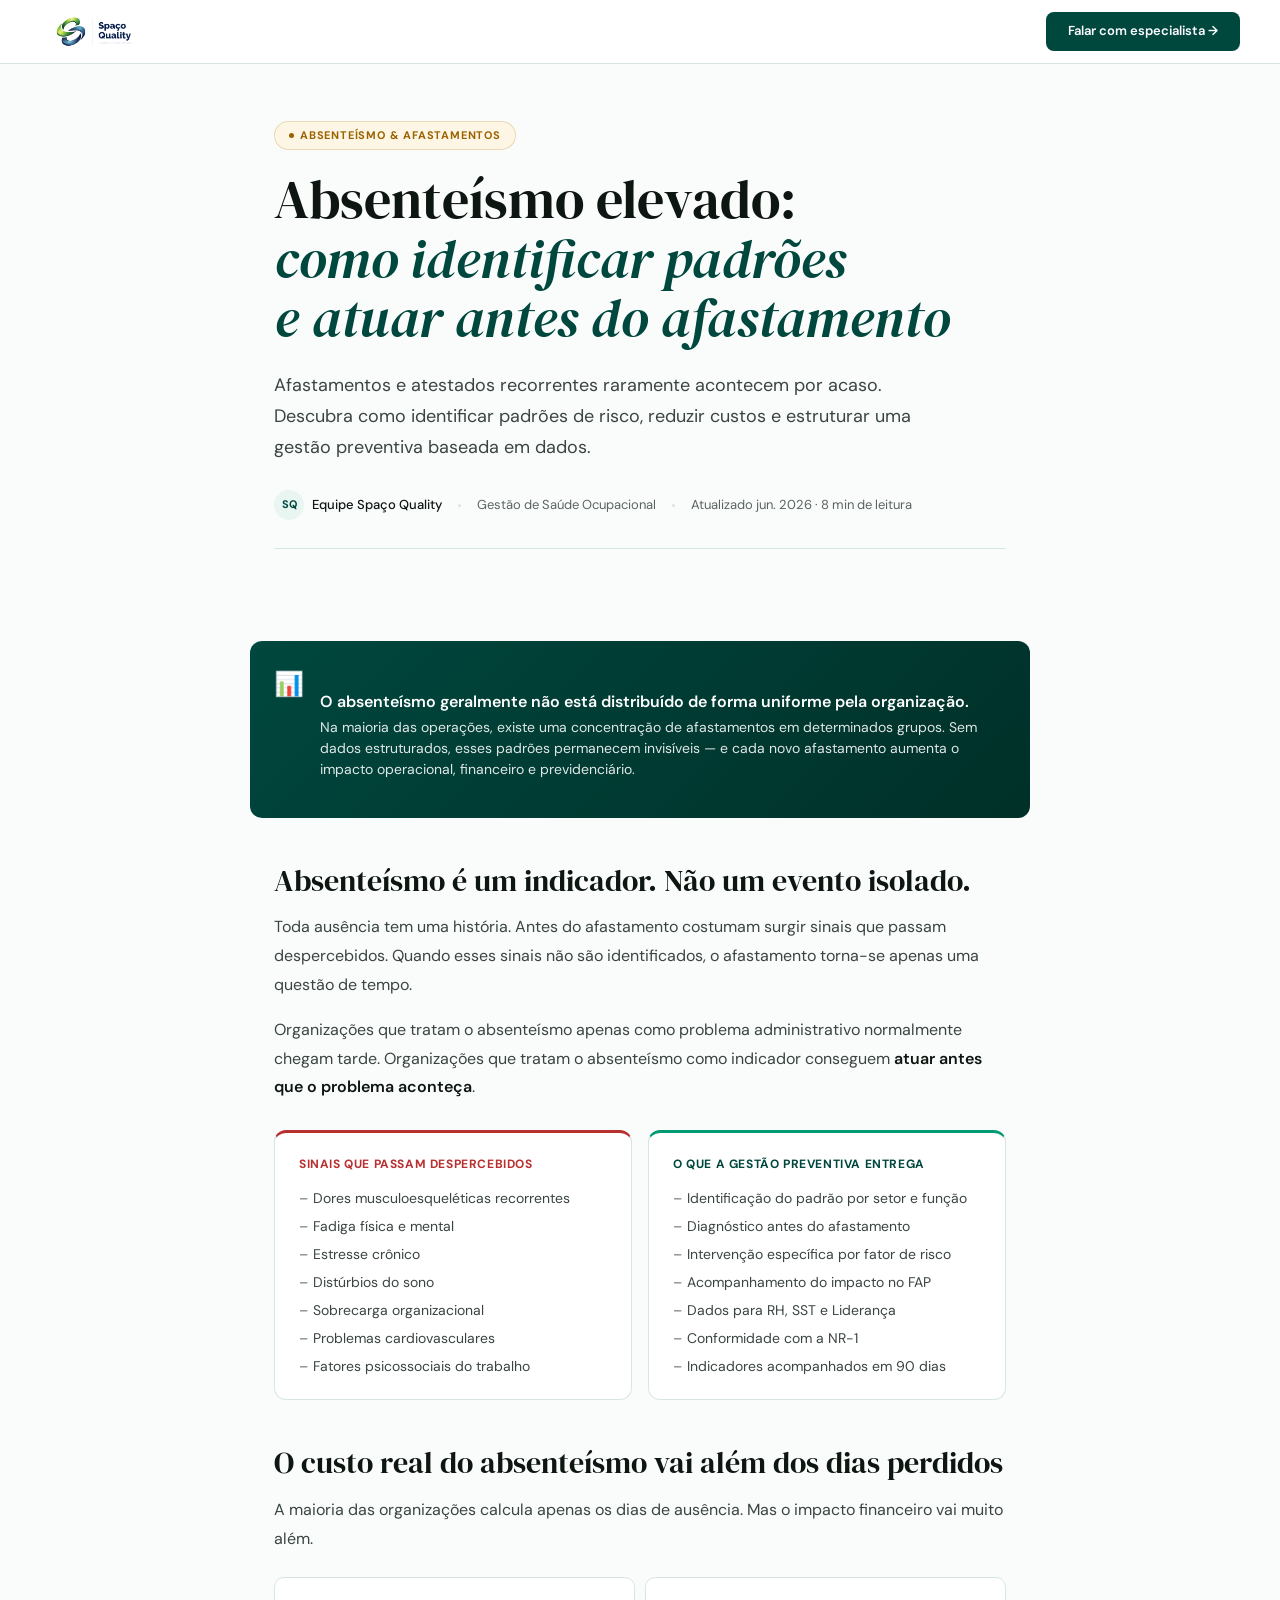
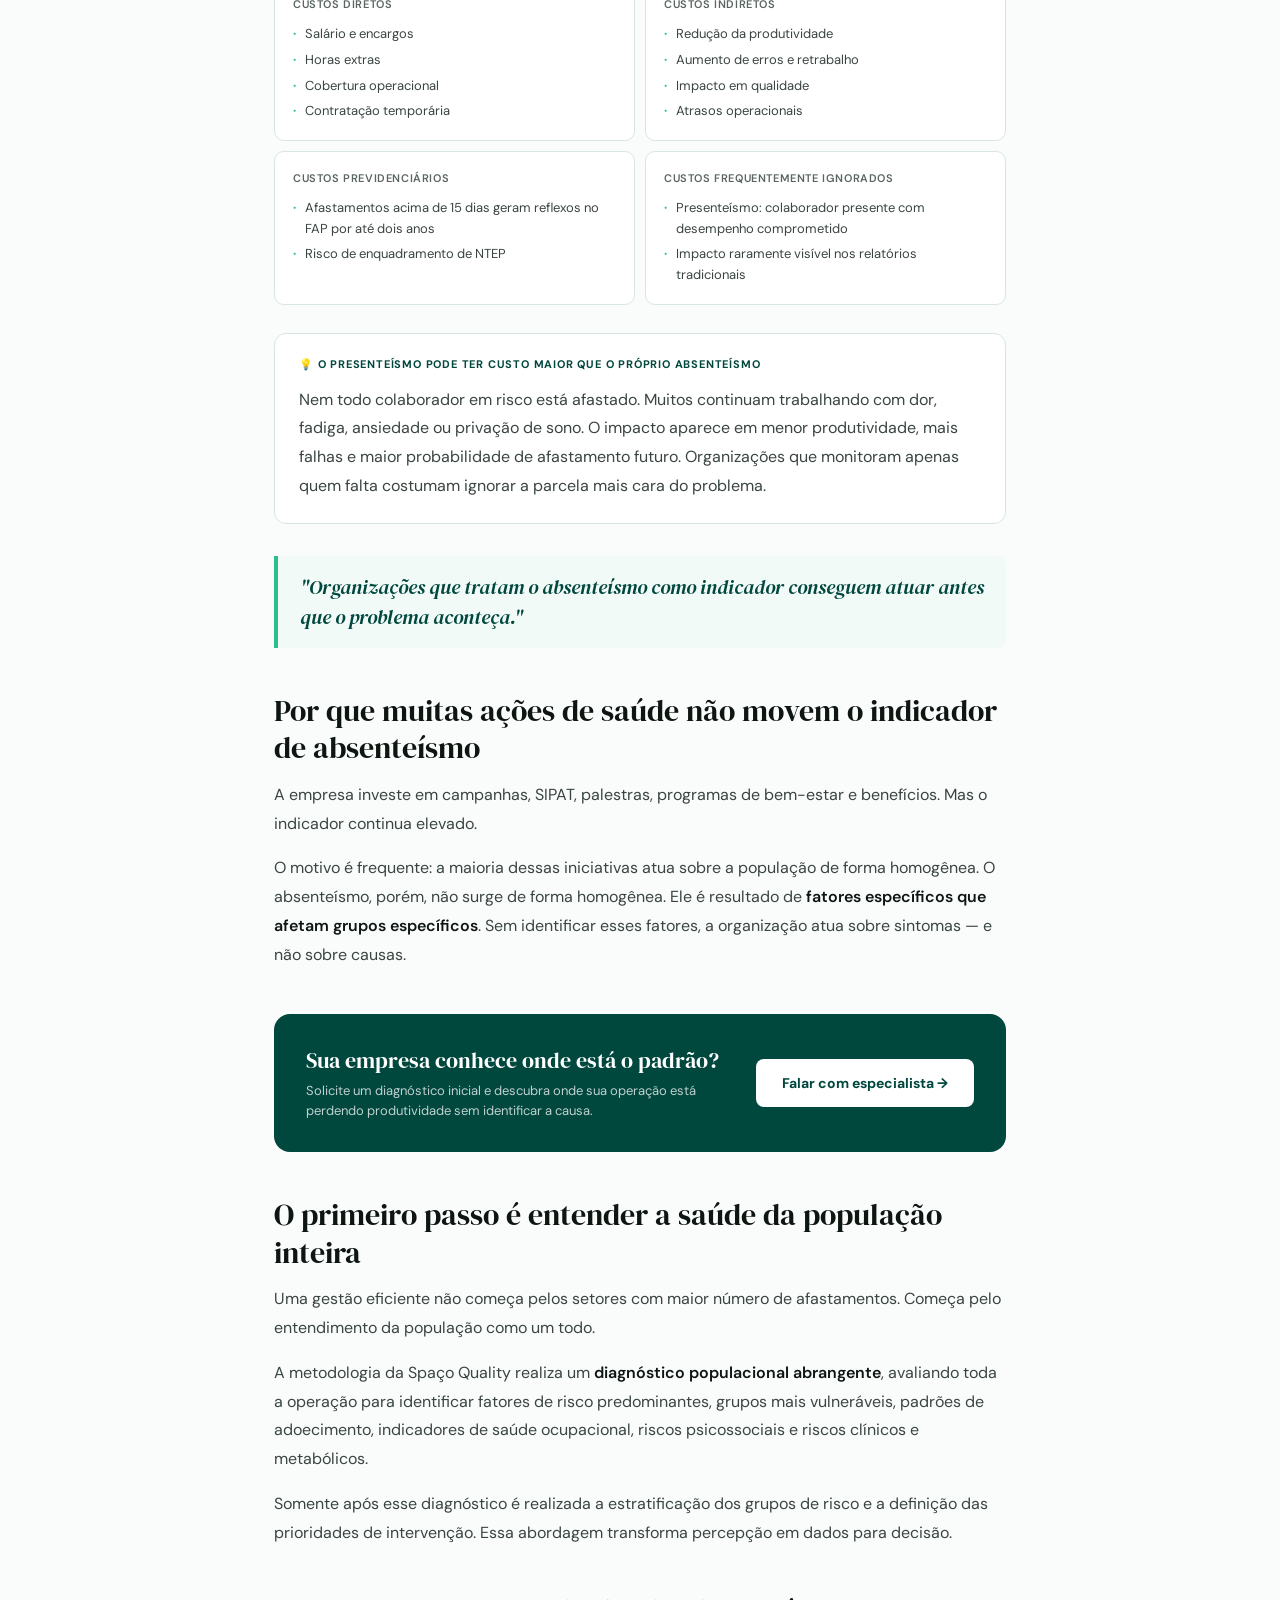
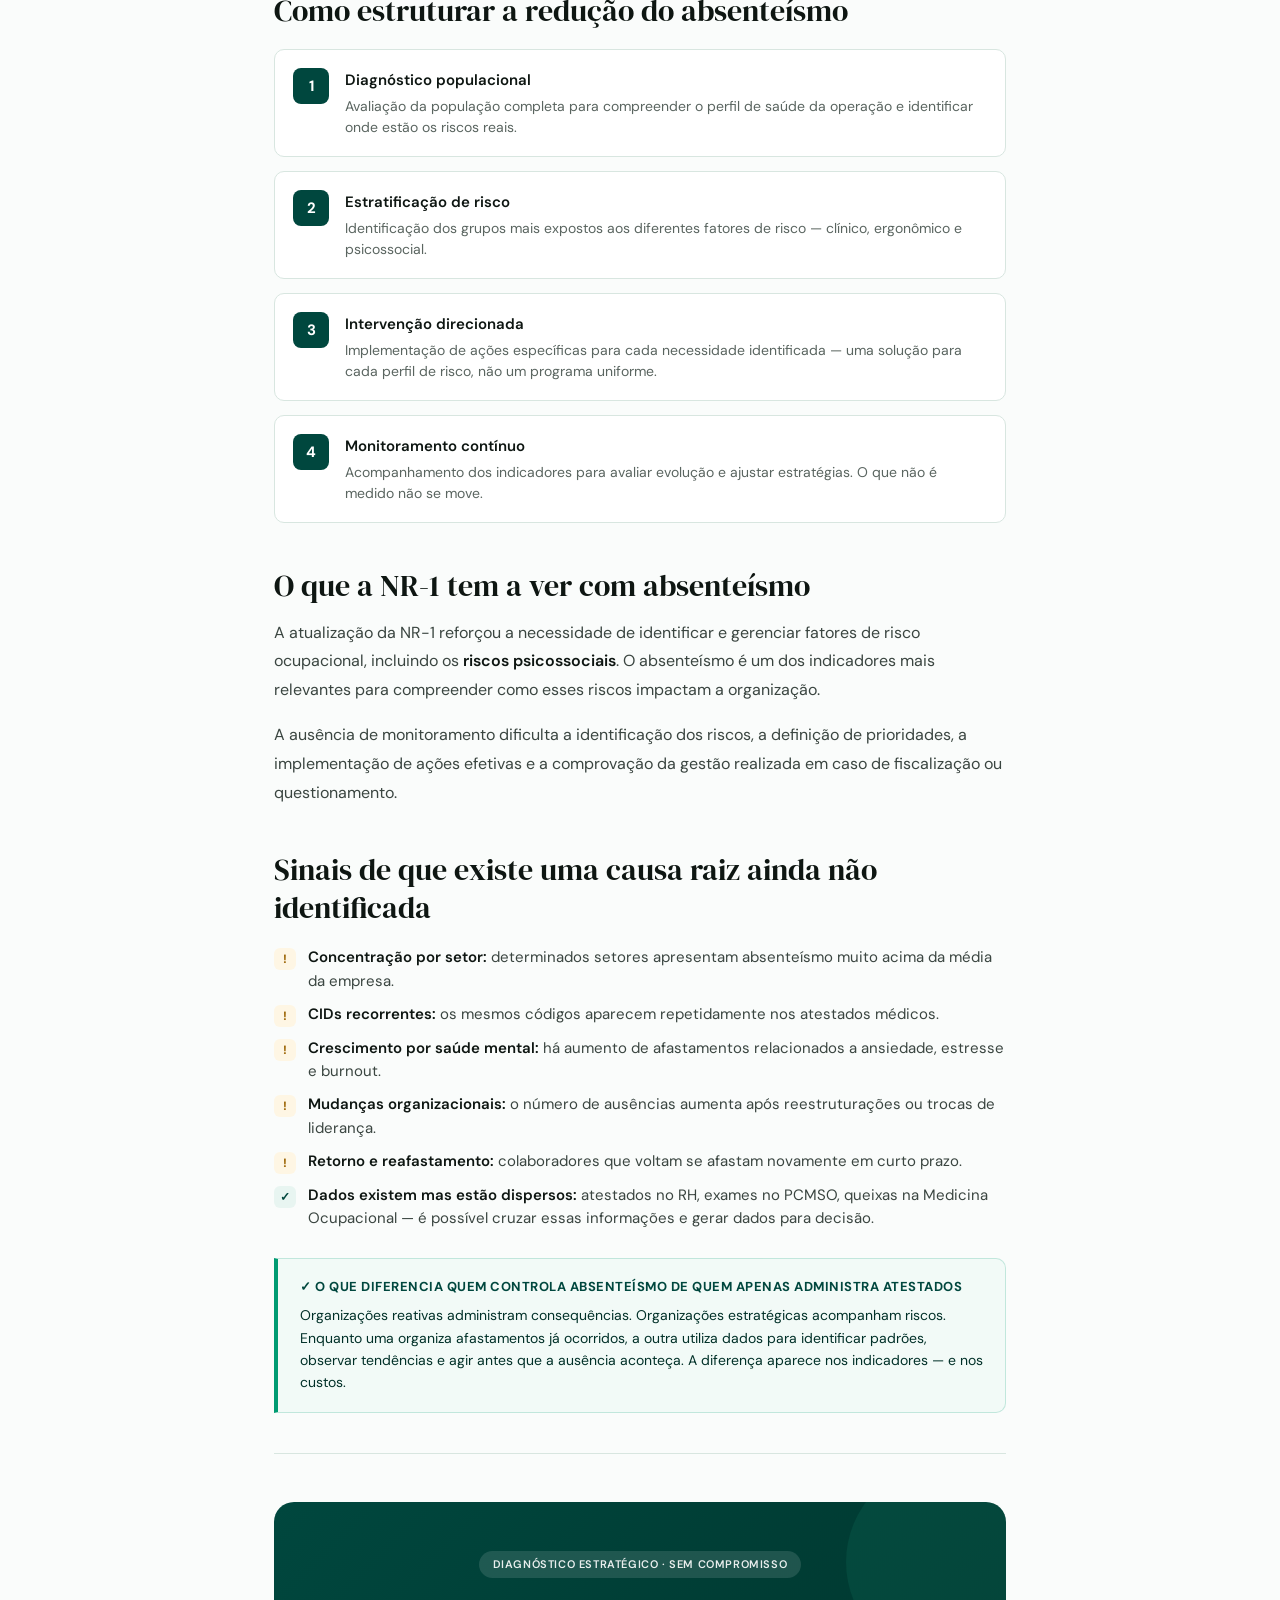
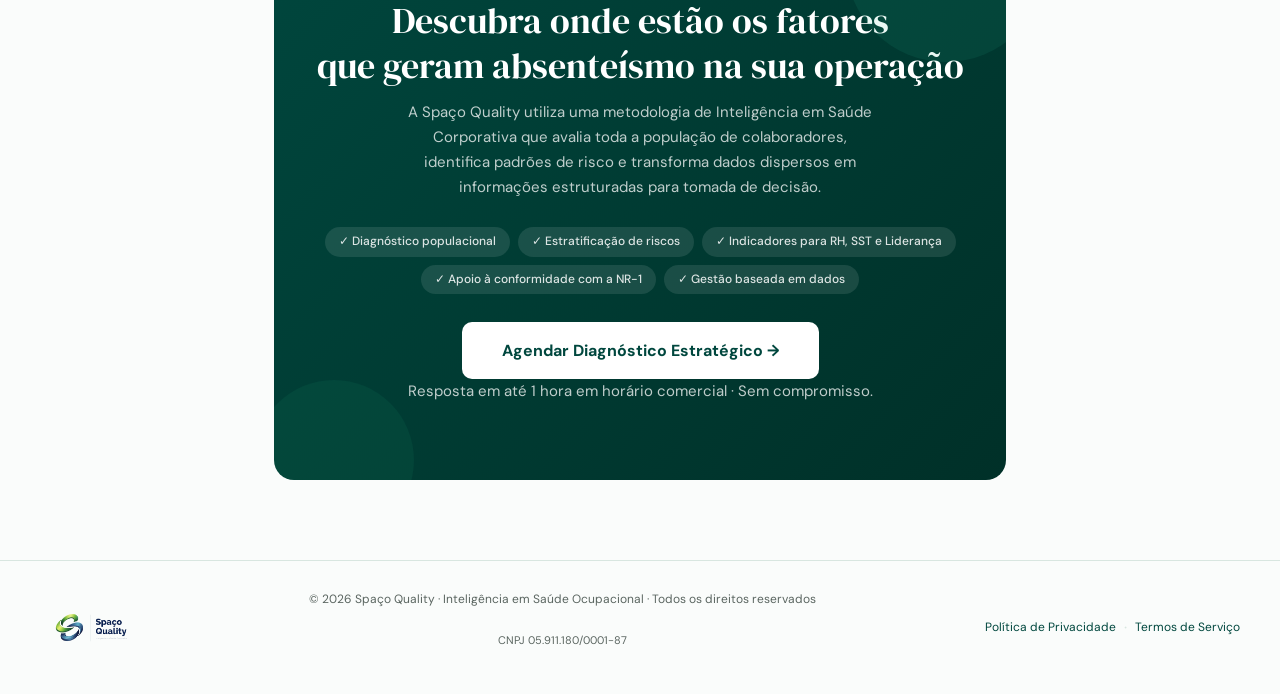
<file: lp-absenteismo.html>
<!DOCTYPE html>
<html lang="pt-BR">
<head>
<meta charset="UTF-8">
<meta name="viewport" content="width=device-width, initial-scale=1.0">
<title>Absenteísmo elevado: como identificar padrões e atuar antes do afastamento | Spaço Quality</title>
<meta name="description" content="Afastamentos e atestados recorrentes raramente acontecem por acaso. Descubra como identificar padrões de risco, reduzir custos e estruturar uma gestão preventiva baseada em dados.">
<link rel="preconnect" href="https://fonts.googleapis.com">
<link href="https://fonts.googleapis.com/css2?family=DM+Serif+Display:ital@0;1&family=DM+Sans:wght@300;400;500;600;700&display=swap" rel="stylesheet">
<style>
*, *::before, *::after { margin: 0; padding: 0; box-sizing: border-box; }
:root {
  --green-deep: #00473E; --green-mid: #00604F; --green-bright: #009B72;
  --green-light: #E8F5F1; --green-lighter: #F2FAF7; --accent: #2DBD8F;
  --red: #B83030; --red-light: #FEF0EE; --amber: #9A6200; --amber-light: #FEF6E4;
  --black: #0E1612; --gray-dark: #3A4540; --gray: #5A6560;
  --gray-light: #F2F5F4; --border: #D8E6E0; --white: #FFFFFF; --bg: #FAFCFB;
}
html { scroll-behavior: smooth; }
body { font-family: 'DM Sans', sans-serif; background: var(--bg); color: var(--black); line-height: 1.6; -webkit-font-smoothing: antialiased; }
.site-header { position: fixed; top: 0; left: 0; right: 0; z-index: 100; background: white; border-bottom: 1px solid var(--border); height: 64px; display: flex; align-items: center; justify-content: space-between; padding: 0 40px; }
.logo { height: 42px; width: auto; }
.header-cta { background: var(--green-deep); color: white; padding: 9px 22px; border-radius: 8px; font-size: 13px; font-weight: 600; text-decoration: none; transition: all 0.2s; white-space: nowrap; }
.header-cta:hover { background: var(--green-mid); transform: translateY(-1px); }
.article-hero { padding: 120px 24px 56px; max-width: 780px; margin: 0 auto; animation: fadeUp 0.5s ease forwards; }
.category-tag { display: inline-flex; align-items: center; gap: 6px; background: var(--amber-light); color: var(--amber); font-size: 11px; font-weight: 700; letter-spacing: 0.8px; text-transform: uppercase; padding: 5px 14px; border-radius: 100px; margin-bottom: 20px; border: 1px solid rgba(154,98,0,0.2); }
.category-tag .dot { width: 5px; height: 5px; background: var(--amber); border-radius: 50%; }
.article-title { font-family: 'DM Serif Display', serif; font-size: clamp(34px, 5vw, 54px); font-weight: 400; color: var(--black); line-height: 1.1; margin-bottom: 22px; }
.article-title em { font-style: italic; color: var(--green-deep); }
.article-lead { font-size: 18px; color: var(--gray-dark); line-height: 1.7; max-width: 640px; margin-bottom: 28px; }
.article-meta { display: flex; align-items: center; gap: 16px; flex-wrap: wrap; font-size: 13px; color: var(--gray); padding-bottom: 28px; border-bottom: 1px solid var(--border); }
.meta-author { display: flex; align-items: center; gap: 8px; font-weight: 500; color: var(--black); }
.author-avatar { width: 30px; height: 30px; border-radius: 50%; background: var(--green-light); color: var(--green-deep); display: flex; align-items: center; justify-content: center; font-size: 11px; font-weight: 700; }
.meta-sep { width: 3px; height: 3px; background: var(--border); border-radius: 50%; }
.content-wrap { max-width: 780px; margin: 0 auto; padding: 0 24px 80px; }
.diag-banner { background: linear-gradient(135deg, var(--green-deep) 0%, #003028 100%); border-radius: 12px; padding: 22px 26px; margin: 36px auto; max-width: 780px; display: flex; align-items: flex-start; gap: 16px; }
.diag-icon { font-size: 24px; flex-shrink: 0; margin-top: 2px; }
.diag-text h3 { font-size: 16px; font-weight: 600; color: white; margin-bottom: 4px; }
.diag-text p { font-size: 14px; color: rgba(255,255,255,0.88); line-height: 1.5; }
h2 { font-family: 'DM Serif Display', serif; font-size: clamp(22px, 3vw, 30px); font-weight: 400; color: var(--black); margin: 44px 0 14px; line-height: 1.25; }
h3 { font-size: 18px; font-weight: 600; color: var(--black); margin: 28px 0 10px; line-height: 1.35; }
p { font-size: 16px; color: var(--gray-dark); line-height: 1.8; margin-bottom: 16px; }
strong { color: var(--black); font-weight: 600; }
.pull-quote { border-left: 4px solid var(--accent); padding: 16px 22px; margin: 32px 0; background: var(--green-lighter); border-radius: 0 8px 8px 0; }
.pull-quote p { font-family: 'DM Serif Display', serif; font-size: 20px; font-style: italic; color: var(--green-deep); line-height: 1.5; margin: 0; }
.two-col { display: grid; grid-template-columns: 1fr 1fr; gap: 16px; margin: 28px 0; }
.col-card { background: white; border: 1px solid var(--border); border-radius: 12px; padding: 22px 24px; }
.col-card.bad { border-top: 3px solid var(--red); }
.col-card.good { border-top: 3px solid var(--green-bright); }
.col-card-label { font-size: 12px; font-weight: 700; text-transform: uppercase; letter-spacing: 0.6px; margin-bottom: 14px; }
.col-card.bad .col-card-label { color: var(--red); }
.col-card.good .col-card-label { color: var(--green-deep); }
.col-card ul { list-style: none; display: flex; flex-direction: column; gap: 7px; }
.col-card ul li { font-size: 14px; color: var(--gray-dark); line-height: 1.5; padding-left: 14px; position: relative; }
.col-card ul li::before { content: '–'; position: absolute; left: 0; color: var(--gray); }
.cost-grid { display: grid; grid-template-columns: 1fr 1fr; gap: 10px; margin: 24px 0; }
.cost-card { background: white; border: 1px solid var(--border); border-radius: 10px; padding: 18px; }
.cost-card-label { font-size: 11px; text-transform: uppercase; letter-spacing: 0.6px; color: var(--gray); font-weight: 600; margin-bottom: 10px; }
.cost-card ul { list-style: none; display: flex; flex-direction: column; gap: 5px; }
.cost-card ul li { font-size: 13px; color: var(--gray-dark); padding-left: 12px; position: relative; }
.cost-card ul li::before { content: '·'; position: absolute; left: 0; color: var(--accent); font-weight: 700; }
.info-box { background: white; border: 1px solid var(--border); border-radius: 12px; padding: 22px 24px; margin: 28px 0; }
.info-box-label { font-size: 11px; font-weight: 700; text-transform: uppercase; letter-spacing: 0.8px; color: var(--green-deep); margin-bottom: 12px; }
.info-box p { margin-bottom: 0; }
.steps { display: flex; flex-direction: column; gap: 14px; margin: 20px 0; }
.step-item { display: flex; gap: 16px; align-items: flex-start; background: white; border: 1px solid var(--border); border-radius: 10px; padding: 18px; }
.step-num { width: 36px; height: 36px; border-radius: 8px; background: var(--green-deep); color: white; display: flex; align-items: center; justify-content: center; font-size: 15px; font-weight: 700; flex-shrink: 0; }
.step-body h4 { font-size: 15px; font-weight: 600; color: var(--black); margin-bottom: 4px; }
.step-body p { font-size: 14px; color: var(--gray); margin: 0; line-height: 1.5; }
.checklist { list-style: none; display: flex; flex-direction: column; gap: 10px; margin: 20px 0; }
.checklist li { display: flex; align-items: flex-start; gap: 12px; font-size: 15px; color: var(--gray-dark); line-height: 1.55; }
.check-icon { width: 22px; height: 22px; border-radius: 6px; background: var(--green-light); color: var(--green-deep); display: flex; align-items: center; justify-content: center; font-size: 12px; font-weight: 700; flex-shrink: 0; margin-top: 2px; }
.check-icon.amber { background: var(--amber-light); color: var(--amber); }
.mid-cta { background: var(--green-deep); border-radius: 16px; padding: 32px; margin: 44px 0; display: flex; align-items: center; justify-content: space-between; gap: 24px; }
.mid-cta-text h3 { font-family: 'DM Serif Display', serif; font-size: 22px; font-weight: 400; color: white; margin: 0 0 6px; }
.mid-cta-text p { font-size: 13px; color: rgba(255,255,255,0.75); margin: 0; line-height: 1.5; }
.mid-cta-btn { background: white; color: var(--green-deep); padding: 13px 26px; border-radius: 8px; font-size: 14px; font-weight: 700; text-decoration: none; white-space: nowrap; transition: all 0.2s; flex-shrink: 0; }
.mid-cta-btn:hover { transform: translateY(-2px); box-shadow: 0 8px 24px rgba(0,0,0,0.2); }
.highlight-box { background: var(--green-lighter); border: 1px solid rgba(0,155,114,0.2); border-left: 4px solid var(--green-bright); border-radius: 0 10px 10px 0; padding: 18px 22px; margin: 28px 0; }
.highlight-box-title { font-size: 13px; font-weight: 700; color: var(--green-deep); margin-bottom: 6px; text-transform: uppercase; letter-spacing: 0.5px; }
.highlight-box p { font-size: 14px; color: #003028; margin: 0; line-height: 1.6; }
.divider { border: none; border-top: 1px solid var(--border); margin: 40px 0; }
.bottom-cta { background: linear-gradient(135deg, var(--green-deep) 0%, #003028 100%); border-radius: 20px; padding: 48px 40px; text-align: center; margin: 48px 0 0; position: relative; overflow: hidden; }
.bottom-cta::before { content: ''; position: absolute; top: -40px; right: -40px; width: 200px; height: 200px; border-radius: 50%; background: rgba(45,189,143,0.1); }
.bottom-cta::after { content: ''; position: absolute; bottom: -60px; left: -20px; width: 160px; height: 160px; border-radius: 50%; background: rgba(45,189,143,0.07); }
.bottom-cta-badge { display: inline-block; background: rgba(255,255,255,0.12); color: rgba(255,255,255,0.9); font-size: 11px; font-weight: 600; letter-spacing: 0.6px; text-transform: uppercase; padding: 5px 14px; border-radius: 100px; margin-bottom: 20px; }
.bottom-cta h2 { font-family: 'DM Serif Display', serif; font-size: clamp(24px, 4vw, 36px); color: white; margin: 0 0 12px; font-weight: 400; }
.bottom-cta p { font-size: 15px; color: rgba(255,255,255,0.75); max-width: 480px; margin: 0 auto 28px; line-height: 1.65; }
.bottom-cta-btn { display: inline-block; background: white; color: var(--green-deep); padding: 16px 40px; border-radius: 10px; font-size: 16px; font-weight: 700; text-decoration: none; transition: all 0.2s; position: relative; z-index: 1; }
.bottom-cta-btn:hover { transform: translateY(-3px); box-shadow: 0 12px 32px rgba(0,0,0,0.25); }
.bottom-cta-sub { font-size: 12px; color: rgba(255,255,255,0.5); margin-top: 12px; position: relative; z-index: 1; }
.bottom-cta-features { display: flex; flex-wrap: wrap; justify-content: center; gap: 8px; margin: 20px 0 28px; }
.bottom-cta-features span { background: rgba(255,255,255,0.1); color: rgba(255,255,255,0.85); font-size: 12px; font-weight: 500; padding: 5px 14px; border-radius: 100px; }

/* ── FOOTER CONFORMIDADE ── */
.site-footer { border-top: 1px solid var(--border); padding: 28px 40px; display: flex; align-items: center; justify-content: space-between; flex-wrap: wrap; gap: 16px; }
.footer-logo { height: 40px; width: auto; max-width: 180px; object-fit: contain; display: block; }
.footer-center { display: flex; flex-direction: column; gap: 4px; text-align: center; }
.footer-text { font-size: 12px; color: var(--gray); }
.footer-cnpj { font-size: 11px; color: var(--gray); }
.footer-links { display: flex; align-items: center; gap: 8px; }
.footer-links a { font-size: 12px; color: var(--green-deep); text-decoration: none; }
.footer-links a:hover { text-decoration: underline; }
.footer-links span { color: var(--border); }

@media (max-width: 640px) {
  .site-header { padding: 0 18px; height: 56px; } .logo { height: 34px; } .header-cta { padding: 8px 14px; font-size: 12px; }
  .article-hero { padding: 80px 18px 40px; } .two-col { grid-template-columns: 1fr; } .cost-grid { grid-template-columns: 1fr; }
  .mid-cta { flex-direction: column; align-items: flex-start; } .mid-cta-btn { width: 100%; text-align: center; }
  .bottom-cta { padding: 36px 22px; }
  .site-footer { padding: 20px 18px; flex-direction: column; align-items: flex-start; }
  .footer-center { text-align: left; }
  .content-wrap { padding: 0 18px 60px; } .diag-banner { padding: 18px; }
}
@keyframes fadeUp { from { opacity: 0; transform: translateY(16px); } to { opacity: 1; transform: translateY(0); } }
</style>
</head>
<body>

<header class="site-header">
  <img class="logo" src="/assets/images/logos/1-Novo-logo-spaco-quality-Transparente.png" alt="Spaço Quality">
  <a href="https://wa.me/5511983811360?text=Ol%C3%A1%2C%20vim%20pelo%20Google%20e%20estou%20com%20problema%20de%20absentismo%20e%20afastamentos%20recorrentes%20na%20minha%20empresa.%20Gostaria%20de%20entender%20como%20a%20Spa%C3%A7o%20Quality%20pode%20nos%20ajudar%20a%20reduzir%20esses%20n%C3%BAmeros." target="_blank" rel="noopener" class="header-cta" onclick="gtmWhatsApp('header')">Falar com especialista →</a>
</header>

<div class="article-hero">
  <div class="category-tag"><span class="dot"></span> Absenteísmo &amp; Afastamentos</div>
  <h1 class="article-title">Absenteísmo elevado:<br><em>como identificar padrões<br>e atuar antes do afastamento</em></h1>
  <p class="article-lead">Afastamentos e atestados recorrentes raramente acontecem por acaso. Descubra como identificar padrões de risco, reduzir custos e estruturar uma gestão preventiva baseada em dados.</p>
  <div class="article-meta">
    <div class="meta-author"><div class="author-avatar">SQ</div> Equipe Spaço Quality</div>
    <span class="meta-sep"></span> Gestão de Saúde Ocupacional
    <span class="meta-sep"></span> Atualizado jun. 2026 · 8 min de leitura
  </div>
</div>

<div class="diag-banner" style="padding-left:24px;padding-right:24px;">
  <div class="diag-icon">📊</div>
  <div class="diag-text">
    <h3>O absenteísmo geralmente não está distribuído de forma uniforme pela organização.</h3>
    <p>Na maioria das operações, existe uma concentração de afastamentos em determinados grupos. Sem dados estruturados, esses padrões permanecem invisíveis — e cada novo afastamento aumenta o impacto operacional, financeiro e previdenciário.</p>
  </div>
</div>

<div class="content-wrap">

  <h2>Absenteísmo é um indicador. Não um evento isolado.</h2>
  <p>Toda ausência tem uma história. Antes do afastamento costumam surgir sinais que passam despercebidos. Quando esses sinais não são identificados, o afastamento torna-se apenas uma questão de tempo.</p>
  <p>Organizações que tratam o absenteísmo apenas como problema administrativo normalmente chegam tarde. Organizações que tratam o absenteísmo como indicador conseguem <strong>atuar antes que o problema aconteça</strong>.</p>

  <div class="two-col">
    <div class="col-card bad">
      <div class="col-card-label">Sinais que passam despercebidos</div>
      <ul>
        <li>Dores musculoesqueléticas recorrentes</li>
        <li>Fadiga física e mental</li>
        <li>Estresse crônico</li>
        <li>Distúrbios do sono</li>
        <li>Sobrecarga organizacional</li>
        <li>Problemas cardiovasculares</li>
        <li>Fatores psicossociais do trabalho</li>
      </ul>
    </div>
    <div class="col-card good">
      <div class="col-card-label">O que a gestão preventiva entrega</div>
      <ul>
        <li>Identificação do padrão por setor e função</li>
        <li>Diagnóstico antes do afastamento</li>
        <li>Intervenção específica por fator de risco</li>
        <li>Acompanhamento do impacto no FAP</li>
        <li>Dados para RH, SST e Liderança</li>
        <li>Conformidade com a NR-1</li>
        <li>Indicadores acompanhados em 90 dias</li>
      </ul>
    </div>
  </div>

  <h2>O custo real do absenteísmo vai além dos dias perdidos</h2>
  <p>A maioria das organizações calcula apenas os dias de ausência. Mas o impacto financeiro vai muito além.</p>

  <div class="cost-grid">
    <div class="cost-card"><div class="cost-card-label">Custos diretos</div><ul><li>Salário e encargos</li><li>Horas extras</li><li>Cobertura operacional</li><li>Contratação temporária</li></ul></div>
    <div class="cost-card"><div class="cost-card-label">Custos indiretos</div><ul><li>Redução da produtividade</li><li>Aumento de erros e retrabalho</li><li>Impacto em qualidade</li><li>Atrasos operacionais</li></ul></div>
    <div class="cost-card"><div class="cost-card-label">Custos previdenciários</div><ul><li>Afastamentos acima de 15 dias geram reflexos no FAP por até dois anos</li><li>Risco de enquadramento de NTEP</li></ul></div>
    <div class="cost-card"><div class="cost-card-label">Custos frequentemente ignorados</div><ul><li>Presenteísmo: colaborador presente com desempenho comprometido</li><li>Impacto raramente visível nos relatórios tradicionais</li></ul></div>
  </div>

  <div class="info-box">
    <div class="info-box-label">💡 O presenteísmo pode ter custo maior que o próprio absenteísmo</div>
    <p>Nem todo colaborador em risco está afastado. Muitos continuam trabalhando com dor, fadiga, ansiedade ou privação de sono. O impacto aparece em menor produtividade, mais falhas e maior probabilidade de afastamento futuro. Organizações que monitoram apenas quem falta costumam ignorar a parcela mais cara do problema.</p>
  </div>

  <div class="pull-quote">
    <p>"Organizações que tratam o absenteísmo como indicador conseguem atuar antes que o problema aconteça."</p>
  </div>

  <h2>Por que muitas ações de saúde não movem o indicador de absenteísmo</h2>
  <p>A empresa investe em campanhas, SIPAT, palestras, programas de bem-estar e benefícios. Mas o indicador continua elevado.</p>
  <p>O motivo é frequente: a maioria dessas iniciativas atua sobre a população de forma homogênea. O absenteísmo, porém, não surge de forma homogênea. Ele é resultado de <strong>fatores específicos que afetam grupos específicos</strong>. Sem identificar esses fatores, a organização atua sobre sintomas — e não sobre causas.</p>

  <div class="mid-cta">
    <div class="mid-cta-text">
      <h3>Sua empresa conhece onde está o padrão?</h3>
      <p>Solicite um diagnóstico inicial e descubra onde sua operação está perdendo produtividade sem identificar a causa.</p>
    </div>
    <a href="https://wa.me/5511983811360?text=Ol%C3%A1%2C%20vim%20pelo%20Google%20e%20estou%20com%20problema%20de%20absentismo%20e%20afastamentos%20recorrentes%20na%20minha%20empresa.%20Gostaria%20de%20entender%20como%20a%20Spa%C3%A7o%20Quality%20pode%20nos%20ajudar%20a%20reduzir%20esses%20n%C3%BAmeros." target="_blank" rel="noopener" class="mid-cta-btn" onclick="gtmWhatsApp('mid_article')">Falar com especialista →</a>
  </div>

  <h2>O primeiro passo é entender a saúde da população inteira</h2>
  <p>Uma gestão eficiente não começa pelos setores com maior número de afastamentos. Começa pelo entendimento da população como um todo.</p>
  <p>A metodologia da Spaço Quality realiza um <strong>diagnóstico populacional abrangente</strong>, avaliando toda a operação para identificar fatores de risco predominantes, grupos mais vulneráveis, padrões de adoecimento, indicadores de saúde ocupacional, riscos psicossociais e riscos clínicos e metabólicos.</p>
  <p>Somente após esse diagnóstico é realizada a estratificação dos grupos de risco e a definição das prioridades de intervenção. Essa abordagem transforma percepção em dados para decisão.</p>

  <h2>Como estruturar a redução do absenteísmo</h2>

  <div class="steps">
    <div class="step-item"><div class="step-num">1</div><div class="step-body"><h4>Diagnóstico populacional</h4><p>Avaliação da população completa para compreender o perfil de saúde da operação e identificar onde estão os riscos reais.</p></div></div>
    <div class="step-item"><div class="step-num">2</div><div class="step-body"><h4>Estratificação de risco</h4><p>Identificação dos grupos mais expostos aos diferentes fatores de risco — clínico, ergonômico e psicossocial.</p></div></div>
    <div class="step-item"><div class="step-num">3</div><div class="step-body"><h4>Intervenção direcionada</h4><p>Implementação de ações específicas para cada necessidade identificada — uma solução para cada perfil de risco, não um programa uniforme.</p></div></div>
    <div class="step-item"><div class="step-num">4</div><div class="step-body"><h4>Monitoramento contínuo</h4><p>Acompanhamento dos indicadores para avaliar evolução e ajustar estratégias. O que não é medido não se move.</p></div></div>
  </div>

  <h2>O que a NR-1 tem a ver com absenteísmo</h2>
  <p>A atualização da NR-1 reforçou a necessidade de identificar e gerenciar fatores de risco ocupacional, incluindo os <strong>riscos psicossociais</strong>. O absenteísmo é um dos indicadores mais relevantes para compreender como esses riscos impactam a organização.</p>
  <p>A ausência de monitoramento dificulta a identificação dos riscos, a definição de prioridades, a implementação de ações efetivas e a comprovação da gestão realizada em caso de fiscalização ou questionamento.</p>

  <h2>Sinais de que existe uma causa raiz ainda não identificada</h2>

  <ul class="checklist">
    <li><div class="check-icon amber">!</div><span><strong>Concentração por setor:</strong> determinados setores apresentam absenteísmo muito acima da média da empresa.</span></li>
    <li><div class="check-icon amber">!</div><span><strong>CIDs recorrentes:</strong> os mesmos códigos aparecem repetidamente nos atestados médicos.</span></li>
    <li><div class="check-icon amber">!</div><span><strong>Crescimento por saúde mental:</strong> há aumento de afastamentos relacionados a ansiedade, estresse e burnout.</span></li>
    <li><div class="check-icon amber">!</div><span><strong>Mudanças organizacionais:</strong> o número de ausências aumenta após reestruturações ou trocas de liderança.</span></li>
    <li><div class="check-icon amber">!</div><span><strong>Retorno e reafastamento:</strong> colaboradores que voltam se afastam novamente em curto prazo.</span></li>
    <li><div class="check-icon">✓</div><span><strong>Dados existem mas estão dispersos:</strong> atestados no RH, exames no PCMSO, queixas na Medicina Ocupacional — é possível cruzar essas informações e gerar dados para decisão.</span></li>
  </ul>

  <div class="highlight-box">
    <div class="highlight-box-title">✓ O que diferencia quem controla absenteísmo de quem apenas administra atestados</div>
    <p>Organizações reativas administram consequências. Organizações estratégicas acompanham riscos. Enquanto uma organiza afastamentos já ocorridos, a outra utiliza dados para identificar padrões, observar tendências e agir antes que a ausência aconteça. A diferença aparece nos indicadores — e nos custos.</p>
  </div>

  <hr class="divider">

  <div class="bottom-cta">
    <div class="bottom-cta-badge">Diagnóstico Estratégico · Sem compromisso</div>
    <h2>Descubra onde estão os fatores<br>que geram absenteísmo na sua operação</h2>
    <p>A Spaço Quality utiliza uma metodologia de Inteligência em Saúde Corporativa que avalia toda a população de colaboradores, identifica padrões de risco e transforma dados dispersos em informações estruturadas para tomada de decisão.</p>
    <div class="bottom-cta-features">
      <span>✓ Diagnóstico populacional</span>
      <span>✓ Estratificação de riscos</span>
      <span>✓ Indicadores para RH, SST e Liderança</span>
      <span>✓ Apoio à conformidade com a NR-1</span>
      <span>✓ Gestão baseada em dados</span>
    </div>
    <a href="https://wa.me/5511983811360?text=Ol%C3%A1%2C%20vim%20pelo%20Google%20e%20estou%20com%20problema%20de%20absentismo%20e%20afastamentos%20recorrentes%20na%20minha%20empresa.%20Gostaria%20de%20entender%20como%20a%20Spa%C3%A7o%20Quality%20pode%20nos%20ajudar%20a%20reduzir%20esses%20n%C3%BAmeros." target="_blank" rel="noopener" class="bottom-cta-btn" onclick="gtmWhatsApp('bottom_cta')">Agendar Diagnóstico Estratégico →</a>
    <p class="bottom-cta-sub">Resposta em até 1 hora em horário comercial · Sem compromisso.</p>
  </div>

</div>

<footer class="site-footer">
  <img class="footer-logo" src="/assets/images/logos/1-Novo-logo-spaco-quality-Transparente.png" alt="Spaço Quality">
  <div class="footer-center">
    <p class="footer-text">© 2026 Spaço Quality · Inteligência em Saúde Ocupacional · Todos os direitos reservados</p>
    <p class="footer-cnpj">CNPJ 05.911.180/0001-87</p>
  </div>
  <div class="footer-links">
    <a href="/politica-de-privacidade.html">Política de Privacidade</a>
    <span>·</span>
    <a href="/termos-de-servico.html">Termos de Serviço</a>
  </div>
</footer>

<script>
  function gtmWhatsApp(position) {
    window.dataLayer = window.dataLayer || [];
    window.dataLayer.push({ event: 'whatsapp_click', click_position: position, click_url: 'https://wa.me/5511983811360', page_topic: 'absenteismo_afastamentos', campaign_source: 'google_ads' });
  }
</script>
</body>
</html>
</file>
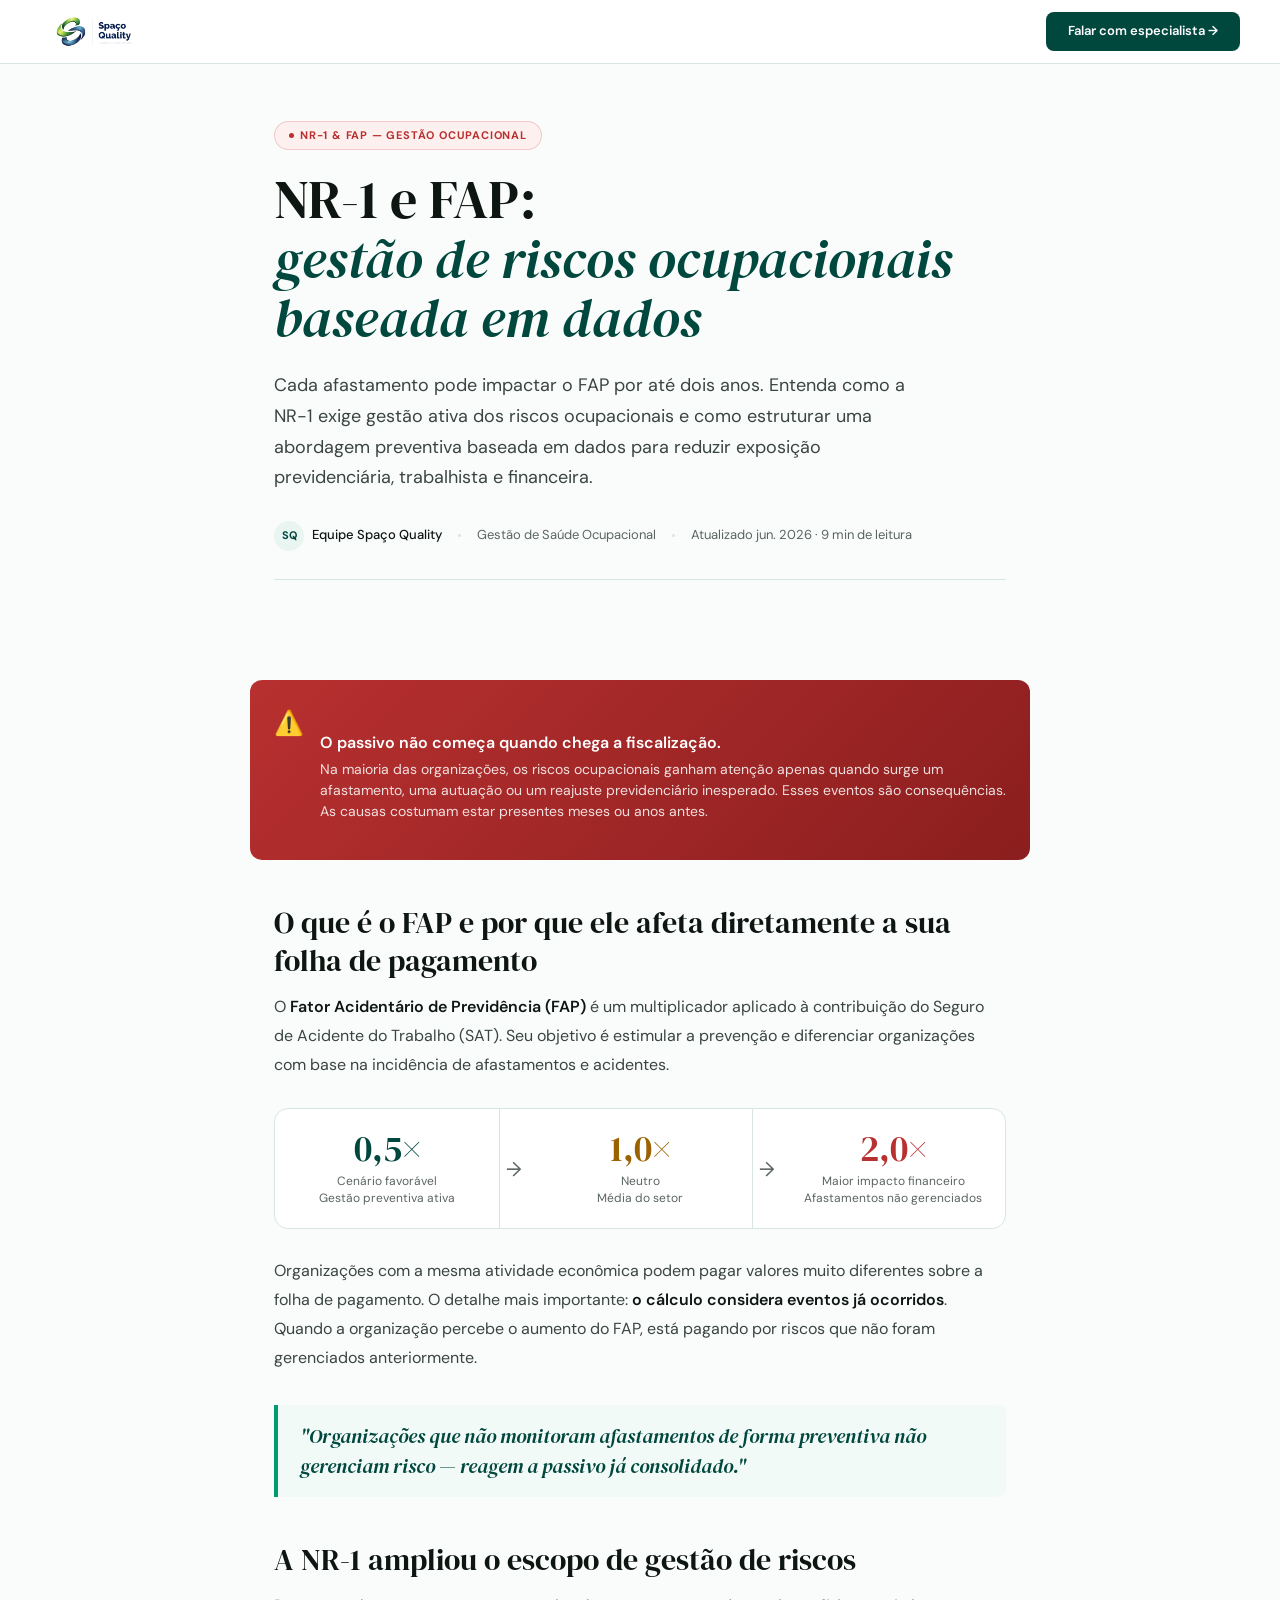
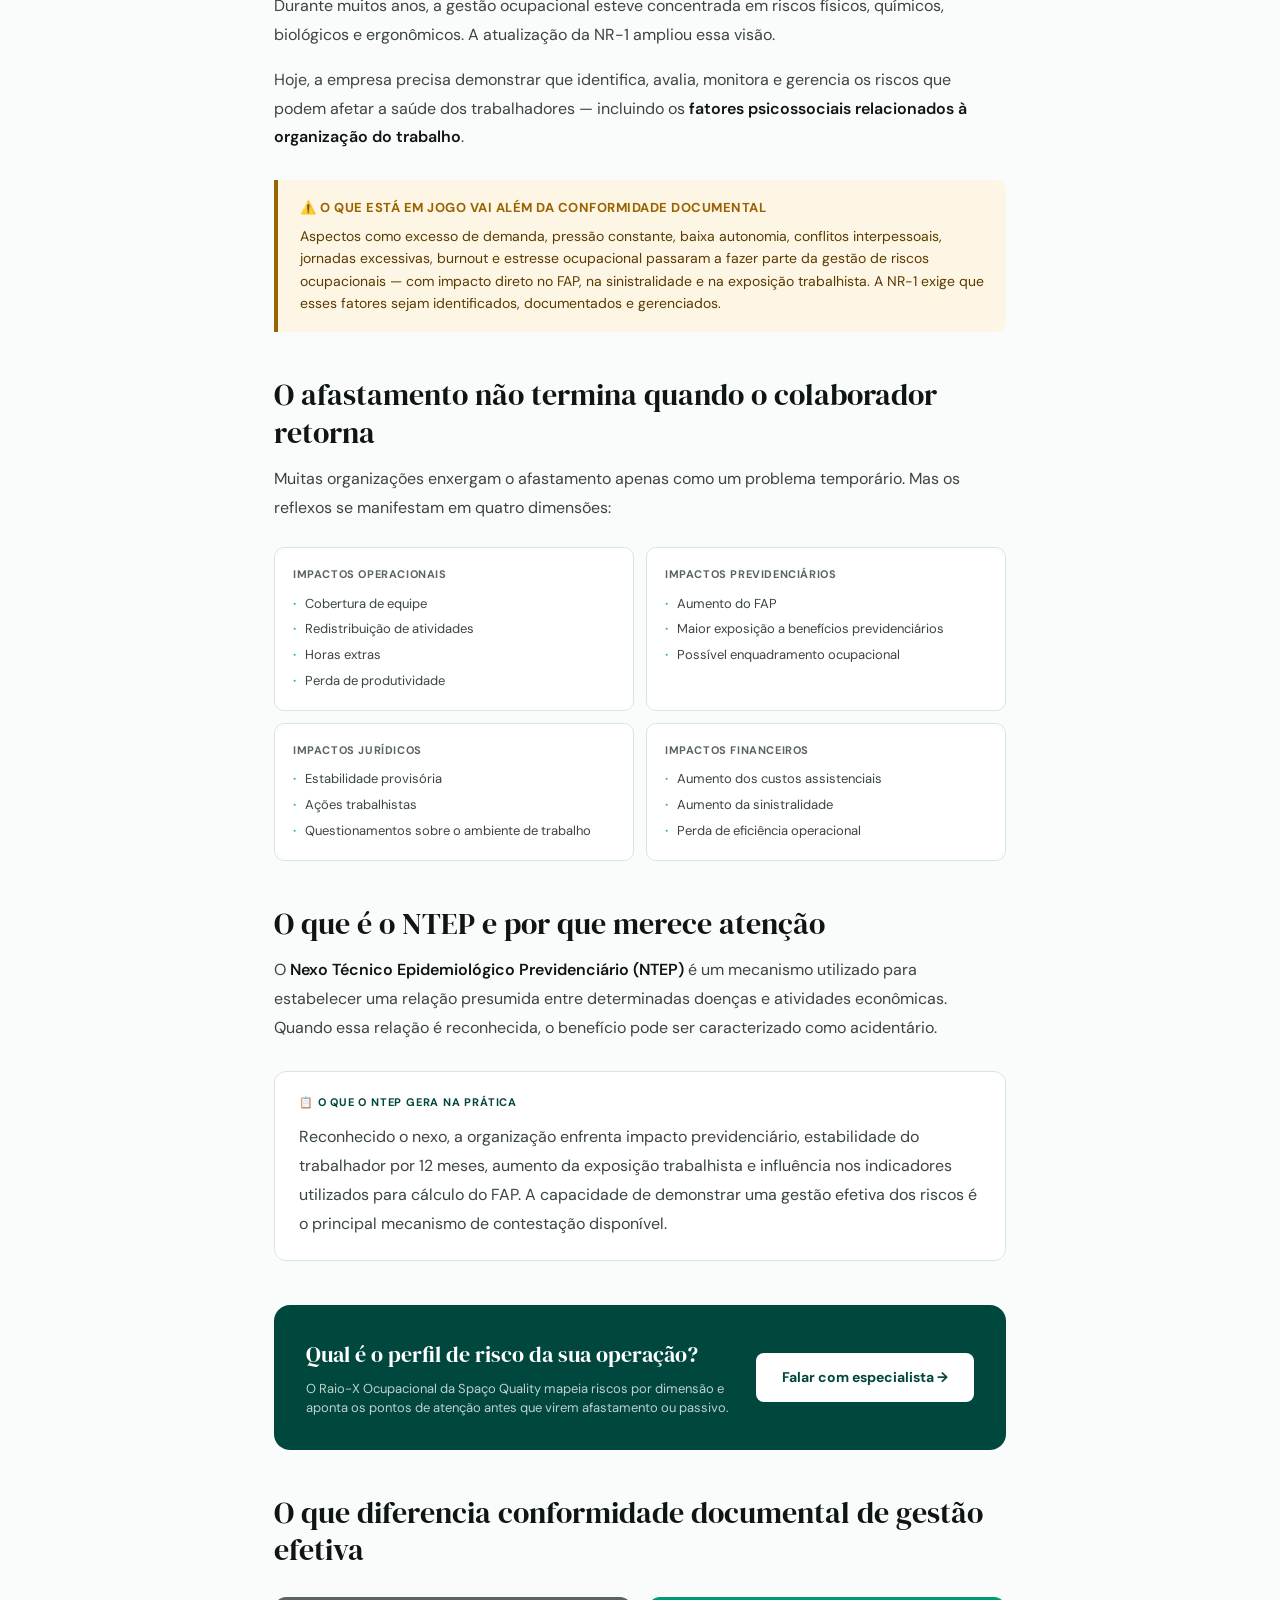
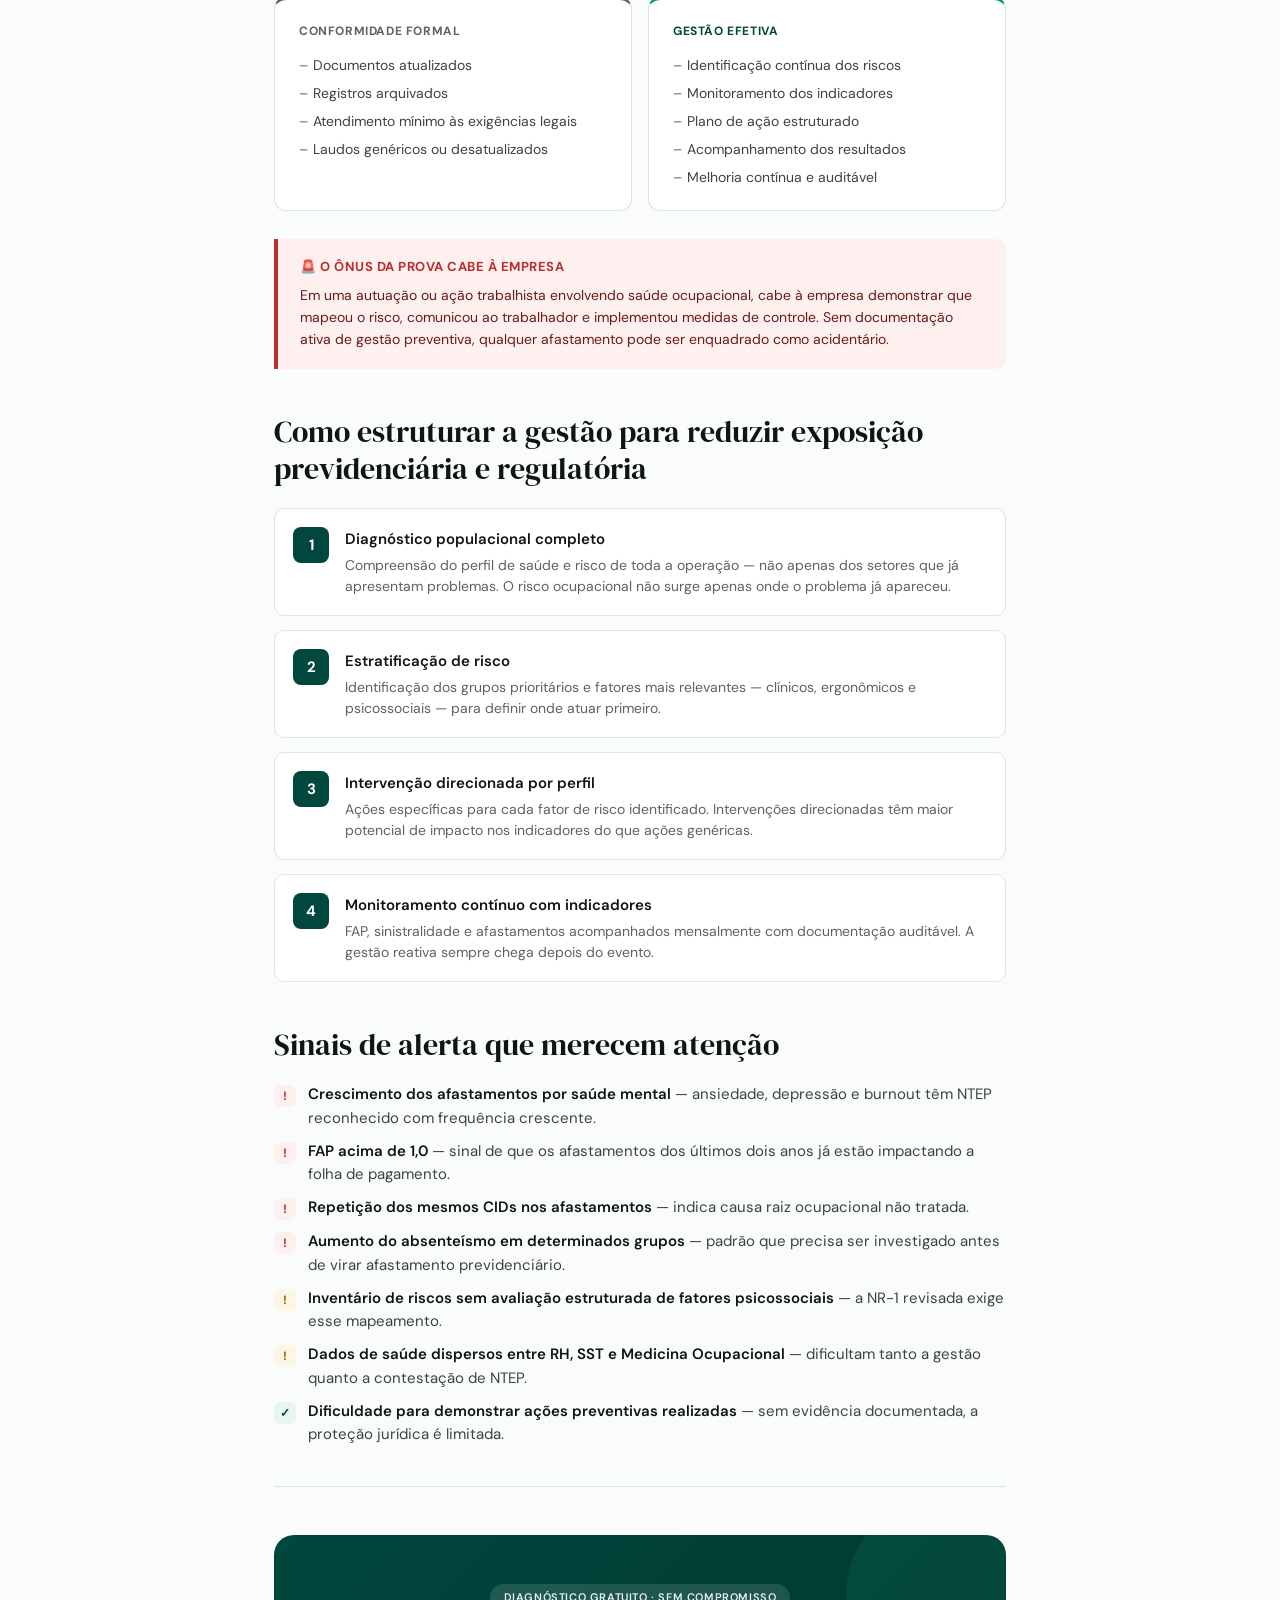
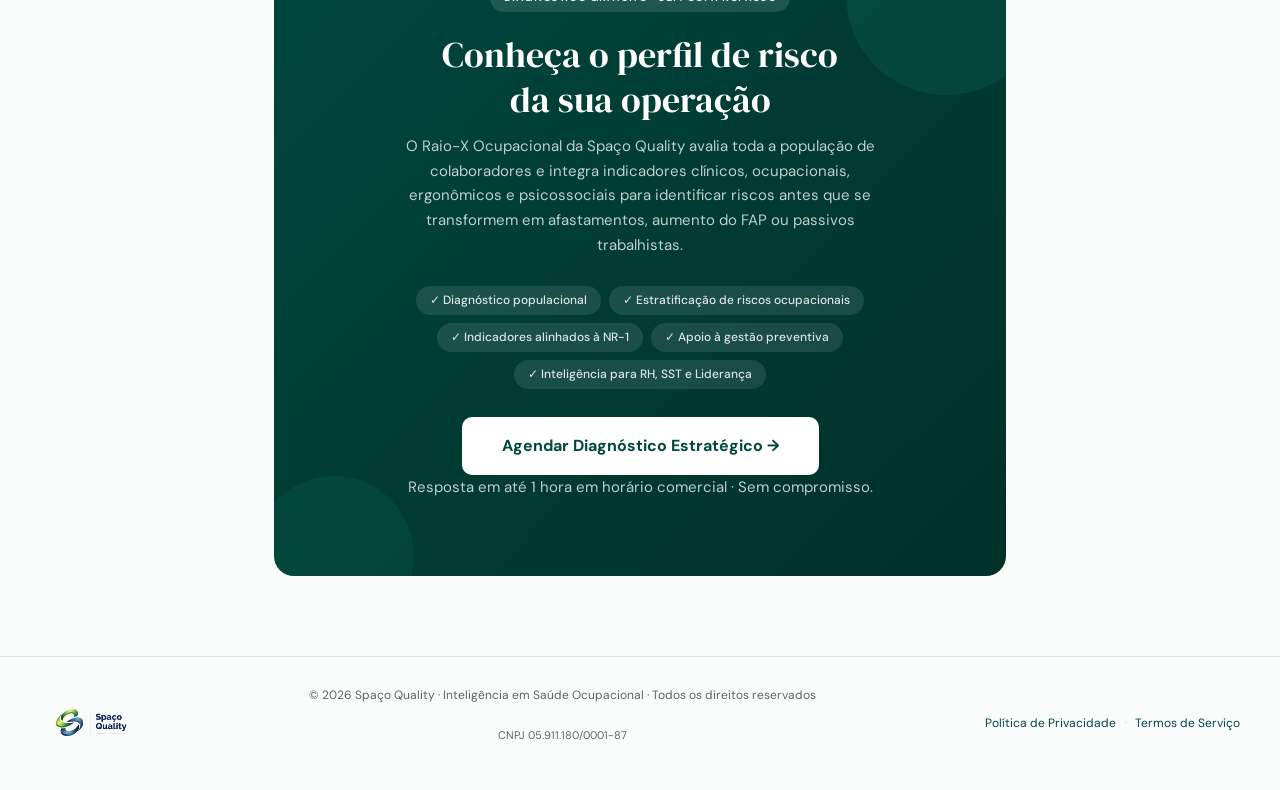
<file: lp-nr1-fap.html>
<!DOCTYPE html>
<html lang="pt-BR">
<head>
<meta charset="UTF-8">
<meta name="viewport" content="width=device-width, initial-scale=1.0">
<title>NR-1 e FAP: gestão de riscos ocupacionais baseada em dados | Spaço Quality</title>
<meta name="description" content="Cada afastamento pode impactar o FAP por até dois anos. Entenda como a NR-1 exige gestão ativa dos riscos ocupacionais e como estruturar uma abordagem preventiva baseada em dados.">
<link rel="preconnect" href="https://fonts.googleapis.com">
<link href="https://fonts.googleapis.com/css2?family=DM+Serif+Display:ital@0;1&family=DM+Sans:wght@300;400;500;600;700&display=swap" rel="stylesheet">
<style>
*, *::before, *::after { margin: 0; padding: 0; box-sizing: border-box; }
:root {
  --green-deep: #00473E; --green-mid: #00604F; --green-bright: #009B72;
  --green-light: #E8F5F1; --green-lighter: #F2FAF7; --accent: #2DBD8F;
  --red: #B83030; --red-light: #FEF0EE; --amber: #9A6200; --amber-light: #FEF6E4;
  --black: #0E1612; --gray-dark: #3A4540; --gray: #5A6560;
  --gray-light: #F2F5F4; --border: #D8E6E0; --white: #FFFFFF; --bg: #FAFCFB;
}
html { scroll-behavior: smooth; }
body { font-family: 'DM Sans', sans-serif; background: var(--bg); color: var(--black); line-height: 1.6; -webkit-font-smoothing: antialiased; }
.site-header { position: fixed; top: 0; left: 0; right: 0; z-index: 100; background: white; border-bottom: 1px solid var(--border); height: 64px; display: flex; align-items: center; justify-content: space-between; padding: 0 40px; }
.logo { height: 42px; width: auto; }
.header-cta { background: var(--green-deep); color: white; padding: 9px 22px; border-radius: 8px; font-size: 13px; font-weight: 600; text-decoration: none; transition: all 0.2s; white-space: nowrap; }
.header-cta:hover { background: var(--green-mid); transform: translateY(-1px); }
.article-hero { padding: 120px 24px 64px; max-width: 780px; margin: 0 auto; animation: fadeUp 0.5s ease forwards; }
.category-tag { display: inline-flex; align-items: center; gap: 6px; background: var(--red-light); color: var(--red); font-size: 11px; font-weight: 700; letter-spacing: 0.8px; text-transform: uppercase; padding: 5px 14px; border-radius: 100px; margin-bottom: 20px; border: 1px solid rgba(184,48,48,0.2); }
.category-tag .dot { width: 5px; height: 5px; background: var(--red); border-radius: 50%; }
.article-title { font-family: 'DM Serif Display', serif; font-size: clamp(34px, 5vw, 54px); font-weight: 400; color: var(--black); line-height: 1.1; margin-bottom: 22px; }
.article-title em { font-style: italic; color: var(--green-deep); }
.article-lead { font-size: 18px; color: var(--gray-dark); line-height: 1.7; max-width: 640px; margin-bottom: 28px; }
.article-meta { display: flex; align-items: center; gap: 16px; flex-wrap: wrap; font-size: 13px; color: var(--gray); padding-bottom: 28px; border-bottom: 1px solid var(--border); }
.meta-author { display: flex; align-items: center; gap: 8px; font-weight: 500; color: var(--black); }
.author-avatar { width: 30px; height: 30px; border-radius: 50%; background: var(--green-light); color: var(--green-deep); display: flex; align-items: center; justify-content: center; font-size: 11px; font-weight: 700; }
.meta-sep { width: 3px; height: 3px; background: var(--border); border-radius: 50%; }
.alert-banner { background: linear-gradient(135deg, #B83030 0%, #8B1E1E 100%); border-radius: 12px; padding: 22px 26px; margin: 36px auto; max-width: 780px; display: flex; align-items: flex-start; gap: 16px; }
.alert-icon { font-size: 24px; flex-shrink: 0; margin-top: 2px; }
.alert-text h3 { font-size: 16px; font-weight: 600; color: white; margin-bottom: 4px; }
.alert-text p { font-size: 14px; color: rgba(255,255,255,0.85); line-height: 1.5; }
.content-wrap { max-width: 780px; margin: 0 auto; padding: 0 24px 80px; }
.fap-scale { display: flex; align-items: stretch; gap: 0; background: white; border: 1px solid var(--border); border-radius: 14px; overflow: hidden; margin: 28px 0; }
.fap-item { flex: 1; padding: 22px 18px; text-align: center; border-right: 1px solid var(--border); }
.fap-item:last-child { border-right: none; }
.fap-num { font-family: 'DM Serif Display', serif; font-size: 36px; line-height: 1; margin-bottom: 6px; }
.fap-num.best { color: var(--green-deep); }
.fap-num.worst { color: var(--red); }
.fap-label { font-size: 12px; color: var(--gray); line-height: 1.4; }
.fap-arrow { display: flex; align-items: center; padding: 0 6px; color: var(--gray); font-size: 20px; flex-shrink: 0; }
h2 { font-family: 'DM Serif Display', serif; font-size: clamp(22px, 3vw, 30px); font-weight: 400; color: var(--black); margin: 44px 0 14px; line-height: 1.25; }
h3 { font-size: 18px; font-weight: 600; color: var(--black); margin: 28px 0 10px; }
p { font-size: 16px; color: var(--gray-dark); line-height: 1.8; margin-bottom: 16px; }
strong { color: var(--black); font-weight: 600; }
.pull-quote { border-left: 4px solid var(--green-bright); padding: 16px 22px; margin: 32px 0; background: var(--green-lighter); border-radius: 0 8px 8px 0; }
.pull-quote p { font-family: 'DM Serif Display', serif; font-size: 20px; font-style: italic; color: var(--green-deep); line-height: 1.5; margin: 0; }
.impact-grid { display: grid; grid-template-columns: 1fr 1fr; gap: 12px; margin: 24px 0; }
.impact-card { background: white; border: 1px solid var(--border); border-radius: 10px; padding: 18px; }
.impact-card-label { font-size: 11px; font-weight: 700; text-transform: uppercase; letter-spacing: 0.6px; color: var(--gray); margin-bottom: 10px; }
.impact-card ul { list-style: none; display: flex; flex-direction: column; gap: 5px; }
.impact-card ul li { font-size: 13px; color: var(--gray-dark); padding-left: 12px; position: relative; }
.impact-card ul li::before { content: '·'; position: absolute; left: 0; color: var(--accent); font-weight: 700; }
.two-col-compare { display: grid; grid-template-columns: 1fr 1fr; gap: 16px; margin: 28px 0; }
.compare-card { background: white; border: 1px solid var(--border); border-radius: 12px; padding: 22px 24px; }
.compare-card.formal { border-top: 3px solid var(--gray); }
.compare-card.effective { border-top: 3px solid var(--green-bright); }
.compare-card-label { font-size: 12px; font-weight: 700; text-transform: uppercase; letter-spacing: 0.6px; margin-bottom: 14px; }
.compare-card.formal .compare-card-label { color: var(--gray); }
.compare-card.effective .compare-card-label { color: var(--green-deep); }
.compare-card ul { list-style: none; display: flex; flex-direction: column; gap: 7px; }
.compare-card ul li { font-size: 14px; color: var(--gray-dark); line-height: 1.5; padding-left: 14px; position: relative; }
.compare-card ul li::before { content: '–'; position: absolute; left: 0; color: var(--gray); }
.highlight-box { border-left: 4px solid; border-radius: 0 10px 10px 0; padding: 18px 22px; margin: 28px 0; }
.highlight-box.amber { background: var(--amber-light); border-color: var(--amber); }
.highlight-box.red { background: var(--red-light); border-color: var(--red); }
.highlight-box.green { background: var(--green-lighter); border-color: var(--green-bright); }
.highlight-box-title { font-size: 13px; font-weight: 700; text-transform: uppercase; letter-spacing: 0.5px; margin-bottom: 6px; }
.highlight-box.amber .highlight-box-title { color: var(--amber); }
.highlight-box.red .highlight-box-title { color: var(--red); }
.highlight-box.green .highlight-box-title { color: var(--green-deep); }
.highlight-box p { font-size: 14px; margin: 0; line-height: 1.6; }
.highlight-box.amber p { color: #5A3A00; }
.highlight-box.red p { color: #6B1A1A; }
.highlight-box.green p { color: #003028; }
.info-box { background: white; border: 1px solid var(--border); border-radius: 12px; padding: 22px 24px; margin: 28px 0; }
.info-box-label { font-size: 11px; font-weight: 700; text-transform: uppercase; letter-spacing: 0.8px; color: var(--green-deep); margin-bottom: 12px; }
.info-box p { margin-bottom: 0; }
.steps { display: flex; flex-direction: column; gap: 14px; margin: 20px 0; }
.step-item { display: flex; gap: 16px; align-items: flex-start; background: white; border: 1px solid var(--border); border-radius: 10px; padding: 18px; }
.step-num { width: 36px; height: 36px; border-radius: 8px; background: var(--green-deep); color: white; display: flex; align-items: center; justify-content: center; font-size: 15px; font-weight: 700; flex-shrink: 0; }
.step-body h4 { font-size: 15px; font-weight: 600; color: var(--black); margin-bottom: 4px; }
.step-body p { font-size: 14px; color: var(--gray); margin: 0; line-height: 1.5; }
.checklist { list-style: none; display: flex; flex-direction: column; gap: 10px; margin: 20px 0; }
.checklist li { display: flex; align-items: flex-start; gap: 12px; font-size: 15px; color: var(--gray-dark); line-height: 1.55; }
.check-icon { width: 22px; height: 22px; border-radius: 6px; background: var(--green-light); color: var(--green-deep); display: flex; align-items: center; justify-content: center; font-size: 12px; font-weight: 700; flex-shrink: 0; margin-top: 2px; }
.check-icon.warn { background: var(--red-light); color: var(--red); }
.check-icon.amber { background: var(--amber-light); color: var(--amber); }
.mid-cta { background: var(--green-deep); border-radius: 16px; padding: 32px; margin: 44px 0; display: flex; align-items: center; justify-content: space-between; gap: 24px; }
.mid-cta-text h3 { font-family: 'DM Serif Display', serif; font-size: 22px; font-weight: 400; color: white; margin: 0 0 6px; }
.mid-cta-text p { font-size: 13px; color: rgba(255,255,255,0.75); margin: 0; line-height: 1.5; }
.mid-cta-btn { background: white; color: var(--green-deep); padding: 13px 26px; border-radius: 8px; font-size: 14px; font-weight: 700; text-decoration: none; white-space: nowrap; transition: all 0.2s; flex-shrink: 0; }
.mid-cta-btn:hover { transform: translateY(-2px); box-shadow: 0 8px 24px rgba(0,0,0,0.2); }
.divider { border: none; border-top: 1px solid var(--border); margin: 40px 0; }
.bottom-cta { background: linear-gradient(135deg, var(--green-deep) 0%, #003028 100%); border-radius: 20px; padding: 48px 40px; text-align: center; margin: 48px 0 0; position: relative; overflow: hidden; }
.bottom-cta::before { content: ''; position: absolute; top: -40px; right: -40px; width: 200px; height: 200px; border-radius: 50%; background: rgba(45,189,143,0.1); }
.bottom-cta::after { content: ''; position: absolute; bottom: -60px; left: -20px; width: 160px; height: 160px; border-radius: 50%; background: rgba(45,189,143,0.07); }
.bottom-cta-badge { display: inline-block; background: rgba(255,255,255,0.12); color: rgba(255,255,255,0.9); font-size: 11px; font-weight: 600; letter-spacing: 0.6px; text-transform: uppercase; padding: 5px 14px; border-radius: 100px; margin-bottom: 20px; }
.bottom-cta h2 { font-family: 'DM Serif Display', serif; font-size: clamp(24px, 4vw, 36px); color: white; margin: 0 0 12px; font-weight: 400; }
.bottom-cta p { font-size: 15px; color: rgba(255,255,255,0.75); max-width: 480px; margin: 0 auto 28px; line-height: 1.65; }
.bottom-cta-btn { display: inline-block; background: white; color: var(--green-deep); padding: 16px 40px; border-radius: 10px; font-size: 16px; font-weight: 700; text-decoration: none; transition: all 0.2s; position: relative; z-index: 1; }
.bottom-cta-btn:hover { transform: translateY(-3px); box-shadow: 0 12px 32px rgba(0,0,0,0.25); }
.bottom-cta-sub { font-size: 12px; color: rgba(255,255,255,0.5); margin-top: 12px; position: relative; z-index: 1; }
.bottom-cta-features { display: flex; flex-wrap: wrap; justify-content: center; gap: 8px; margin: 20px 0 28px; }
.bottom-cta-features span { background: rgba(255,255,255,0.1); color: rgba(255,255,255,0.85); font-size: 12px; font-weight: 500; padding: 5px 14px; border-radius: 100px; }

/* ── FOOTER CONFORMIDADE ── */
.site-footer { border-top: 1px solid var(--border); padding: 28px 40px; display: flex; align-items: center; justify-content: space-between; flex-wrap: wrap; gap: 16px; }
.footer-logo { height: 40px; width: auto; max-width: 180px; object-fit: contain; display: block; }
.footer-center { display: flex; flex-direction: column; gap: 4px; text-align: center; }
.footer-text { font-size: 12px; color: var(--gray); }
.footer-cnpj { font-size: 11px; color: var(--gray); }
.footer-links { display: flex; align-items: center; gap: 8px; }
.footer-links a { font-size: 12px; color: var(--green-deep); text-decoration: none; }
.footer-links a:hover { text-decoration: underline; }
.footer-links span { color: var(--border); }

@media (max-width: 640px) {
  .site-header { padding: 0 18px; height: 56px; } .logo { height: 34px; } .header-cta { padding: 8px 14px; font-size: 12px; }
  .article-hero { padding: 80px 18px 40px; } .alert-banner { padding: 18px; }
  .impact-grid { grid-template-columns: 1fr; } .two-col-compare { grid-template-columns: 1fr; }
  .fap-scale { flex-direction: column; } .fap-arrow { display: none; }
  .mid-cta { flex-direction: column; align-items: flex-start; } .mid-cta-btn { width: 100%; text-align: center; }
  .bottom-cta { padding: 36px 22px; }
  .site-footer { padding: 20px 18px; flex-direction: column; align-items: flex-start; }
  .footer-center { text-align: left; }
  .content-wrap { padding: 0 18px 60px; }
}
@keyframes fadeUp { from { opacity: 0; transform: translateY(16px); } to { opacity: 1; transform: translateY(0); } }
</style>
</head>
<body>

<header class="site-header">
  <img class="logo" src="/assets/images/logos/1-Novo-logo-spaco-quality-Transparente.png" alt="Spaço Quality">
  <a href="https://wa.me/5511983811360?text=Ol%C3%A1%2C%20vim%20pelo%20Google%20e%20estou%20com%20d%C3%BAvidas%20sobre%20como%20reduzir%20o%20FAP%20da%20minha%20empresa%20e%20adequar%20%C3%A0%20NR1.%20Gostaria%20de%20entender%20melhor%20como%20a%20Spa%C3%A7o%20Quality%20pode%20nos%20ajudar." target="_blank" rel="noopener" class="header-cta" onclick="gtmWhatsApp('header')">Falar com especialista →</a>
</header>

<div class="article-hero">
  <div class="category-tag"><span class="dot"></span> NR-1 &amp; FAP — Gestão Ocupacional</div>
  <h1 class="article-title">NR-1 e FAP:<br><em>gestão de riscos ocupacionais<br>baseada em dados</em></h1>
  <p class="article-lead">Cada afastamento pode impactar o FAP por até dois anos. Entenda como a NR-1 exige gestão ativa dos riscos ocupacionais e como estruturar uma abordagem preventiva baseada em dados para reduzir exposição previdenciária, trabalhista e financeira.</p>
  <div class="article-meta">
    <div class="meta-author"><div class="author-avatar">SQ</div> Equipe Spaço Quality</div>
    <span class="meta-sep"></span> Gestão de Saúde Ocupacional
    <span class="meta-sep"></span> Atualizado jun. 2026 · 9 min de leitura
  </div>
</div>

<div class="alert-banner" style="padding-left:24px;padding-right:24px;">
  <div class="alert-icon">⚠️</div>
  <div class="alert-text">
    <h3>O passivo não começa quando chega a fiscalização.</h3>
    <p>Na maioria das organizações, os riscos ocupacionais ganham atenção apenas quando surge um afastamento, uma autuação ou um reajuste previdenciário inesperado. Esses eventos são consequências. As causas costumam estar presentes meses ou anos antes.</p>
  </div>
</div>

<div class="content-wrap">

  <h2>O que é o FAP e por que ele afeta diretamente a sua folha de pagamento</h2>
  <p>O <strong>Fator Acidentário de Previdência (FAP)</strong> é um multiplicador aplicado à contribuição do Seguro de Acidente do Trabalho (SAT). Seu objetivo é estimular a prevenção e diferenciar organizações com base na incidência de afastamentos e acidentes.</p>

  <div class="fap-scale">
    <div class="fap-item"><div class="fap-num best">0,5×</div><div class="fap-label">Cenário favorável<br>Gestão preventiva ativa</div></div>
    <div class="fap-arrow">→</div>
    <div class="fap-item"><div class="fap-num" style="color:var(--amber)">1,0×</div><div class="fap-label">Neutro<br>Média do setor</div></div>
    <div class="fap-arrow">→</div>
    <div class="fap-item"><div class="fap-num worst">2,0×</div><div class="fap-label">Maior impacto financeiro<br>Afastamentos não gerenciados</div></div>
  </div>

  <p>Organizações com a mesma atividade econômica podem pagar valores muito diferentes sobre a folha de pagamento. O detalhe mais importante: <strong>o cálculo considera eventos já ocorridos</strong>. Quando a organização percebe o aumento do FAP, está pagando por riscos que não foram gerenciados anteriormente.</p>

  <div class="pull-quote">
    <p>"Organizações que não monitoram afastamentos de forma preventiva não gerenciam risco — reagem a passivo já consolidado."</p>
  </div>

  <h2>A NR-1 ampliou o escopo de gestão de riscos</h2>
  <p>Durante muitos anos, a gestão ocupacional esteve concentrada em riscos físicos, químicos, biológicos e ergonômicos. A atualização da NR-1 ampliou essa visão.</p>
  <p>Hoje, a empresa precisa demonstrar que identifica, avalia, monitora e gerencia os riscos que podem afetar a saúde dos trabalhadores — incluindo os <strong>fatores psicossociais relacionados à organização do trabalho</strong>.</p>

  <div class="highlight-box amber">
    <div class="highlight-box-title">⚠️ O que está em jogo vai além da conformidade documental</div>
    <p>Aspectos como excesso de demanda, pressão constante, baixa autonomia, conflitos interpessoais, jornadas excessivas, burnout e estresse ocupacional passaram a fazer parte da gestão de riscos ocupacionais — com impacto direto no FAP, na sinistralidade e na exposição trabalhista. A NR-1 exige que esses fatores sejam identificados, documentados e gerenciados.</p>
  </div>

  <h2>O afastamento não termina quando o colaborador retorna</h2>
  <p>Muitas organizações enxergam o afastamento apenas como um problema temporário. Mas os reflexos se manifestam em quatro dimensões:</p>

  <div class="impact-grid">
    <div class="impact-card"><div class="impact-card-label">Impactos operacionais</div><ul><li>Cobertura de equipe</li><li>Redistribuição de atividades</li><li>Horas extras</li><li>Perda de produtividade</li></ul></div>
    <div class="impact-card"><div class="impact-card-label">Impactos previdenciários</div><ul><li>Aumento do FAP</li><li>Maior exposição a benefícios previdenciários</li><li>Possível enquadramento ocupacional</li></ul></div>
    <div class="impact-card"><div class="impact-card-label">Impactos jurídicos</div><ul><li>Estabilidade provisória</li><li>Ações trabalhistas</li><li>Questionamentos sobre o ambiente de trabalho</li></ul></div>
    <div class="impact-card"><div class="impact-card-label">Impactos financeiros</div><ul><li>Aumento dos custos assistenciais</li><li>Aumento da sinistralidade</li><li>Perda de eficiência operacional</li></ul></div>
  </div>

  <h2>O que é o NTEP e por que merece atenção</h2>
  <p>O <strong>Nexo Técnico Epidemiológico Previdenciário (NTEP)</strong> é um mecanismo utilizado para estabelecer uma relação presumida entre determinadas doenças e atividades econômicas. Quando essa relação é reconhecida, o benefício pode ser caracterizado como acidentário.</p>

  <div class="info-box">
    <div class="info-box-label">📋 O que o NTEP gera na prática</div>
    <p>Reconhecido o nexo, a organização enfrenta impacto previdenciário, estabilidade do trabalhador por 12 meses, aumento da exposição trabalhista e influência nos indicadores utilizados para cálculo do FAP. A capacidade de demonstrar uma gestão efetiva dos riscos é o principal mecanismo de contestação disponível.</p>
  </div>

  <div class="mid-cta">
    <div class="mid-cta-text">
      <h3>Qual é o perfil de risco da sua operação?</h3>
      <p>O Raio-X Ocupacional da Spaço Quality mapeia riscos por dimensão e aponta os pontos de atenção antes que virem afastamento ou passivo.</p>
    </div>
    <a href="https://wa.me/5511983811360?text=Ol%C3%A1%2C%20vim%20pelo%20Google%20e%20estou%20com%20d%C3%BAvidas%20sobre%20como%20reduzir%20o%20FAP%20da%20minha%20empresa%20e%20adequar%20%C3%A0%20NR1.%20Gostaria%20de%20entender%20melhor%20como%20a%20Spa%C3%A7o%20Quality%20pode%20nos%20ajudar." target="_blank" rel="noopener" class="mid-cta-btn" onclick="gtmWhatsApp('mid_article')">Falar com especialista →</a>
  </div>

  <h2>O que diferencia conformidade documental de gestão efetiva</h2>

  <div class="two-col-compare">
    <div class="compare-card formal">
      <div class="compare-card-label">Conformidade formal</div>
      <ul>
        <li>Documentos atualizados</li>
        <li>Registros arquivados</li>
        <li>Atendimento mínimo às exigências legais</li>
        <li>Laudos genéricos ou desatualizados</li>
      </ul>
    </div>
    <div class="compare-card effective">
      <div class="compare-card-label">Gestão efetiva</div>
      <ul>
        <li>Identificação contínua dos riscos</li>
        <li>Monitoramento dos indicadores</li>
        <li>Plano de ação estruturado</li>
        <li>Acompanhamento dos resultados</li>
        <li>Melhoria contínua e auditável</li>
      </ul>
    </div>
  </div>

  <div class="highlight-box red">
    <div class="highlight-box-title">🚨 O ônus da prova cabe à empresa</div>
    <p>Em uma autuação ou ação trabalhista envolvendo saúde ocupacional, cabe à empresa demonstrar que mapeou o risco, comunicou ao trabalhador e implementou medidas de controle. Sem documentação ativa de gestão preventiva, qualquer afastamento pode ser enquadrado como acidentário.</p>
  </div>

  <h2>Como estruturar a gestão para reduzir exposição previdenciária e regulatória</h2>

  <div class="steps">
    <div class="step-item"><div class="step-num">1</div><div class="step-body"><h4>Diagnóstico populacional completo</h4><p>Compreensão do perfil de saúde e risco de toda a operação — não apenas dos setores que já apresentam problemas. O risco ocupacional não surge apenas onde o problema já apareceu.</p></div></div>
    <div class="step-item"><div class="step-num">2</div><div class="step-body"><h4>Estratificação de risco</h4><p>Identificação dos grupos prioritários e fatores mais relevantes — clínicos, ergonômicos e psicossociais — para definir onde atuar primeiro.</p></div></div>
    <div class="step-item"><div class="step-num">3</div><div class="step-body"><h4>Intervenção direcionada por perfil</h4><p>Ações específicas para cada fator de risco identificado. Intervenções direcionadas têm maior potencial de impacto nos indicadores do que ações genéricas.</p></div></div>
    <div class="step-item"><div class="step-num">4</div><div class="step-body"><h4>Monitoramento contínuo com indicadores</h4><p>FAP, sinistralidade e afastamentos acompanhados mensalmente com documentação auditável. A gestão reativa sempre chega depois do evento.</p></div></div>
  </div>

  <h2>Sinais de alerta que merecem atenção</h2>

  <ul class="checklist">
    <li><div class="check-icon warn">!</div><span><strong>Crescimento dos afastamentos por saúde mental</strong> — ansiedade, depressão e burnout têm NTEP reconhecido com frequência crescente.</span></li>
    <li><div class="check-icon warn">!</div><span><strong>FAP acima de 1,0</strong> — sinal de que os afastamentos dos últimos dois anos já estão impactando a folha de pagamento.</span></li>
    <li><div class="check-icon warn">!</div><span><strong>Repetição dos mesmos CIDs nos afastamentos</strong> — indica causa raiz ocupacional não tratada.</span></li>
    <li><div class="check-icon warn">!</div><span><strong>Aumento do absenteísmo em determinados grupos</strong> — padrão que precisa ser investigado antes de virar afastamento previdenciário.</span></li>
    <li><div class="check-icon amber">!</div><span><strong>Inventário de riscos sem avaliação estruturada de fatores psicossociais</strong> — a NR-1 revisada exige esse mapeamento.</span></li>
    <li><div class="check-icon amber">!</div><span><strong>Dados de saúde dispersos entre RH, SST e Medicina Ocupacional</strong> — dificultam tanto a gestão quanto a contestação de NTEP.</span></li>
    <li><div class="check-icon">✓</div><span><strong>Dificuldade para demonstrar ações preventivas realizadas</strong> — sem evidência documentada, a proteção jurídica é limitada.</span></li>
  </ul>

  <hr class="divider">

  <div class="bottom-cta">
    <div class="bottom-cta-badge">Diagnóstico gratuito · Sem compromisso</div>
    <h2>Conheça o perfil de risco<br>da sua operação</h2>
    <p>O Raio-X Ocupacional da Spaço Quality avalia toda a população de colaboradores e integra indicadores clínicos, ocupacionais, ergonômicos e psicossociais para identificar riscos antes que se transformem em afastamentos, aumento do FAP ou passivos trabalhistas.</p>
    <div class="bottom-cta-features">
      <span>✓ Diagnóstico populacional</span>
      <span>✓ Estratificação de riscos ocupacionais</span>
      <span>✓ Indicadores alinhados à NR-1</span>
      <span>✓ Apoio à gestão preventiva</span>
      <span>✓ Inteligência para RH, SST e Liderança</span>
    </div>
    <a href="https://wa.me/5511983811360?text=Ol%C3%A1%2C%20vim%20pelo%20Google%20e%20estou%20com%20d%C3%BAvidas%20sobre%20como%20reduzir%20o%20FAP%20da%20minha%20empresa%20e%20adequar%20%C3%A0%20NR1.%20Gostaria%20de%20entender%20melhor%20como%20a%20Spa%C3%A7o%20Quality%20pode%20nos%20ajudar." target="_blank" rel="noopener" class="bottom-cta-btn" onclick="gtmWhatsApp('bottom_cta')">Agendar Diagnóstico Estratégico →</a>
    <p class="bottom-cta-sub">Resposta em até 1 hora em horário comercial · Sem compromisso.</p>
  </div>

</div>

<footer class="site-footer">
  <img class="footer-logo" src="/assets/images/logos/1-Novo-logo-spaco-quality-Transparente.png" alt="Spaço Quality">
  <div class="footer-center">
    <p class="footer-text">© 2026 Spaço Quality · Inteligência em Saúde Ocupacional · Todos os direitos reservados</p>
    <p class="footer-cnpj">CNPJ 05.911.180/0001-87</p>
  </div>
  <div class="footer-links">
    <a href="/politica-de-privacidade.html">Política de Privacidade</a>
    <span>·</span>
    <a href="/termos-de-servico.html">Termos de Serviço</a>
  </div>
</footer>

<script>
  function gtmWhatsApp(position) {
    window.dataLayer = window.dataLayer || [];
    window.dataLayer.push({ event: 'whatsapp_click', click_position: position, click_url: 'https://wa.me/5511983811360', page_topic: 'NR1_FAP', campaign_source: 'google_ads' });
  }
</script>
</body>
</html>
</file>
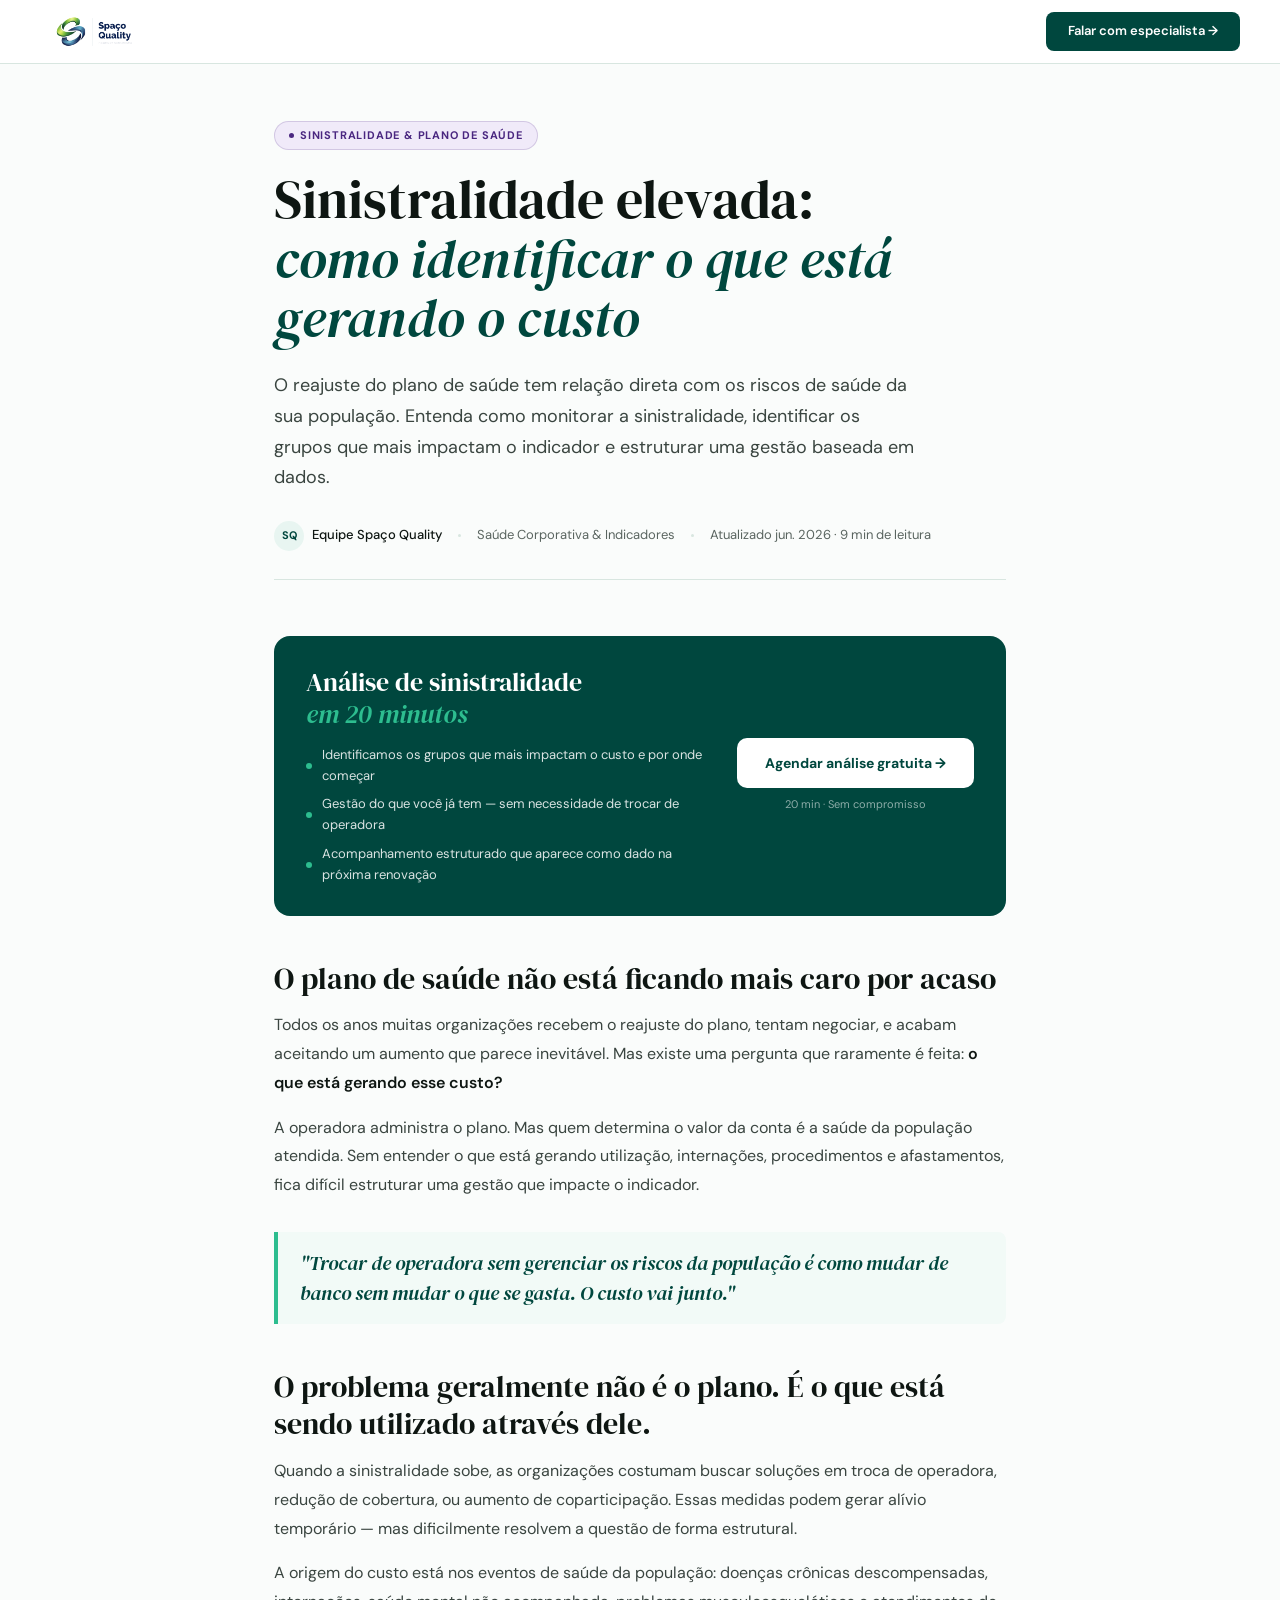
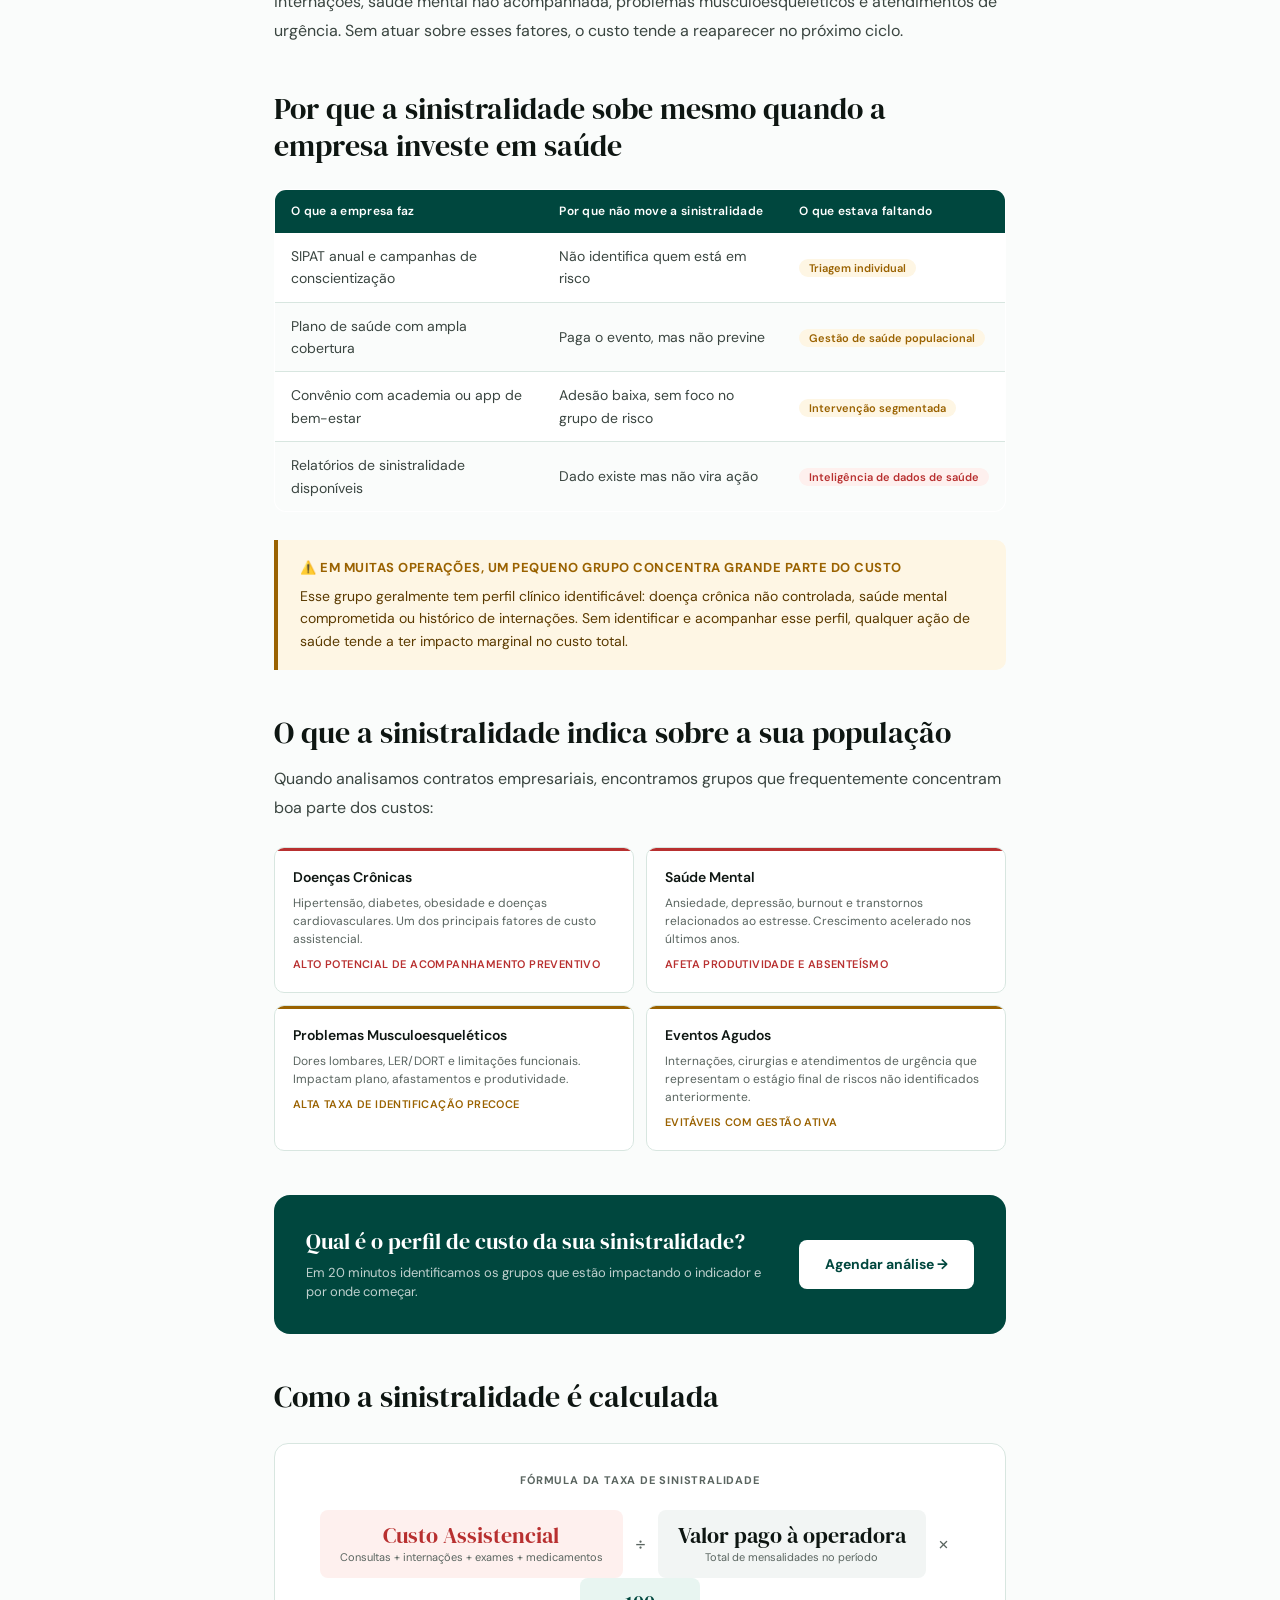
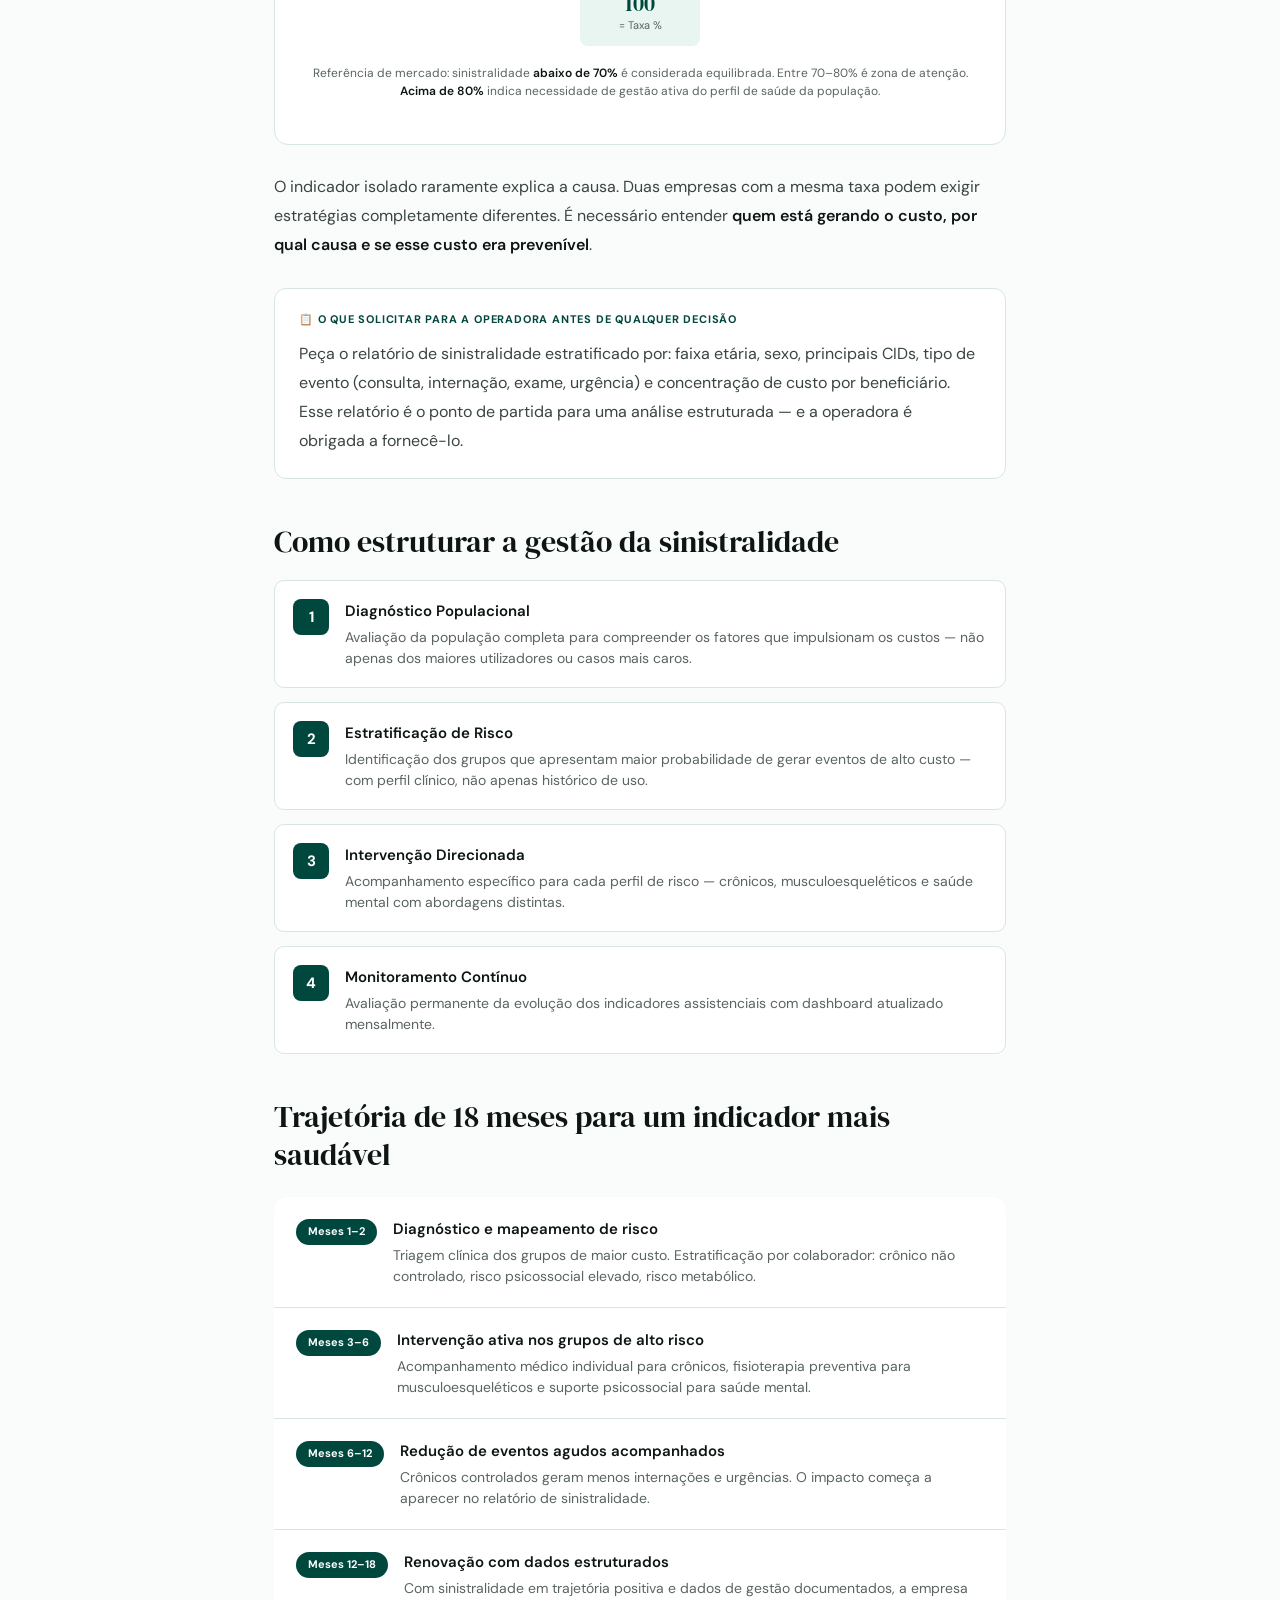
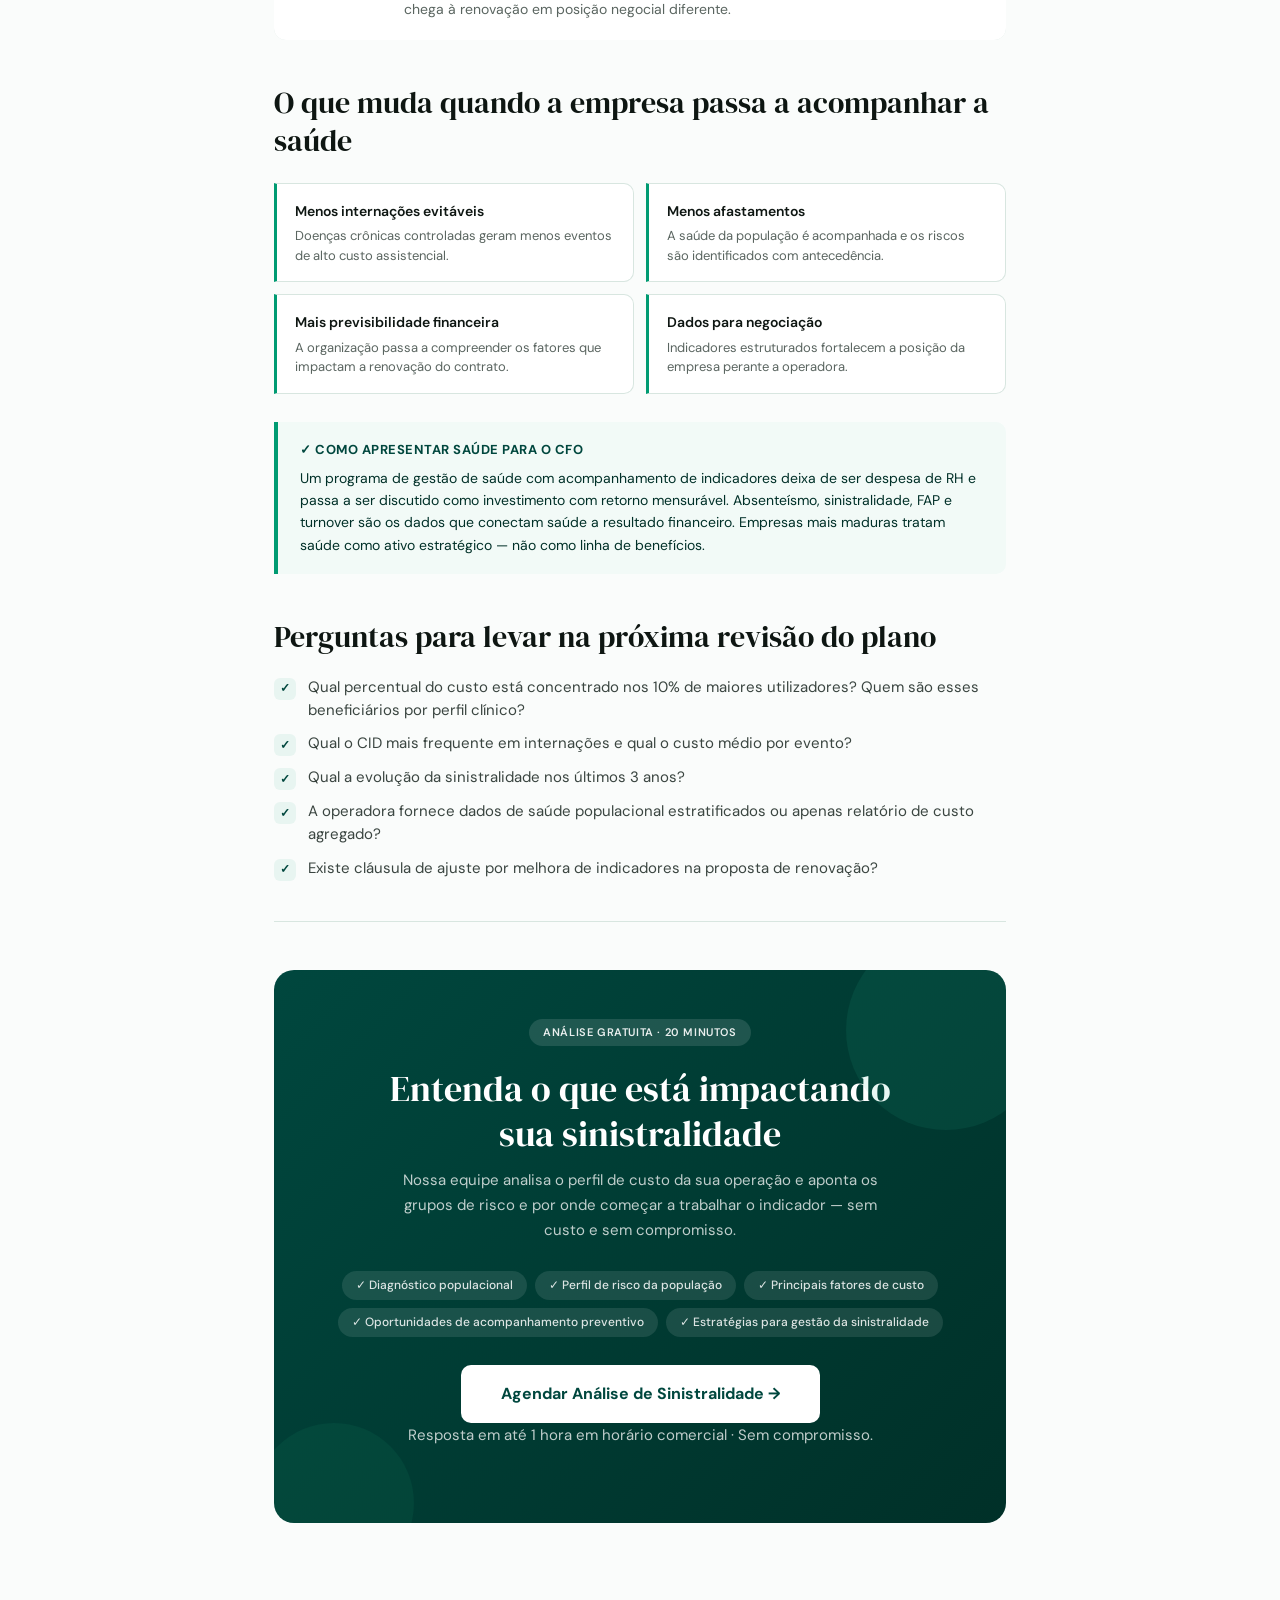
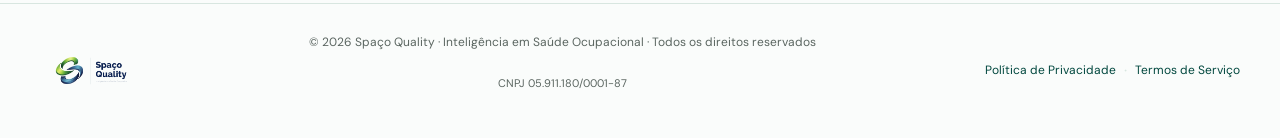
<file: lp-sinistralidade.html>
<!DOCTYPE html>
<html lang="pt-BR">
<head>
<meta charset="UTF-8">
<meta name="viewport" content="width=device-width, initial-scale=1.0">
<title>Sinistralidade elevada no plano de saúde: como identificar e gerenciar as causas | Spaço Quality</title>
<meta name="description" content="O reajuste do plano de saúde tem relação direta com os riscos da sua população. Entenda como monitorar a sinistralidade e tomar decisões baseadas em dados.">
<link rel="preconnect" href="https://fonts.googleapis.com">
<link href="https://fonts.googleapis.com/css2?family=DM+Serif+Display:ital@0;1&family=DM+Sans:wght@300;400;500;600;700&display=swap" rel="stylesheet">
<style>
*, *::before, *::after { margin: 0; padding: 0; box-sizing: border-box; }
:root {
  --green-deep: #00473E; --green-mid: #00604F; --green-bright: #009B72;
  --green-light: #E8F5F1; --green-lighter: #F2FAF7; --accent: #2DBD8F;
  --red: #B83030; --red-light: #FEF0EE; --amber: #9A6200; --amber-light: #FEF6E4;
  --purple: #4A2780; --purple-light: #F0EAF9;
  --black: #0E1612; --gray-dark: #3A4540; --gray: #5A6560;
  --gray-light: #F2F5F4; --border: #D8E6E0; --white: #FFFFFF; --bg: #FAFCFB;
}
html { scroll-behavior: smooth; }
body { font-family: 'DM Sans', sans-serif; background: var(--bg); color: var(--black); line-height: 1.6; -webkit-font-smoothing: antialiased; }

.site-header { position: fixed; top: 0; left: 0; right: 0; z-index: 100; background: white; border-bottom: 1px solid var(--border); height: 64px; display: flex; align-items: center; justify-content: space-between; padding: 0 40px; }
.logo { height: 42px; width: auto; }
.header-cta { background: var(--green-deep); color: white; padding: 9px 22px; border-radius: 8px; font-size: 13px; font-weight: 600; text-decoration: none; transition: all 0.2s; white-space: nowrap; }
.header-cta:hover { background: var(--green-mid); transform: translateY(-1px); }

.article-hero { padding: 120px 24px 56px; max-width: 780px; margin: 0 auto; animation: fadeUp 0.5s ease forwards; }
.category-tag { display: inline-flex; align-items: center; gap: 6px; background: var(--purple-light); color: var(--purple); font-size: 11px; font-weight: 700; letter-spacing: 0.8px; text-transform: uppercase; padding: 5px 14px; border-radius: 100px; margin-bottom: 20px; border: 1px solid rgba(74,39,128,0.18); }
.category-tag .dot { width: 5px; height: 5px; background: var(--purple); border-radius: 50%; }
.article-title { font-family: 'DM Serif Display', serif; font-size: clamp(34px, 5vw, 54px); font-weight: 400; color: var(--black); line-height: 1.1; margin-bottom: 22px; }
.article-title em { font-style: italic; color: var(--green-deep); }
.article-lead { font-size: 18px; color: var(--gray-dark); line-height: 1.7; max-width: 640px; margin-bottom: 28px; }
.article-meta { display: flex; align-items: center; gap: 16px; flex-wrap: wrap; font-size: 13px; color: var(--gray); padding-bottom: 28px; border-bottom: 1px solid var(--border); }
.meta-author { display: flex; align-items: center; gap: 8px; font-weight: 500; color: var(--black); }
.author-avatar { width: 30px; height: 30px; border-radius: 50%; background: var(--green-light); color: var(--green-deep); display: flex; align-items: center; justify-content: center; font-size: 11px; font-weight: 700; }
.meta-sep { width: 3px; height: 3px; background: var(--border); border-radius: 50%; }

.offer-wrapper { max-width: 780px; margin: 0 auto; padding: 0 24px; }
.offer-box { background: var(--green-deep); border-radius: 16px; padding: 30px 32px; display: grid; grid-template-columns: 1fr auto; gap: 24px; align-items: center; }
.offer-headline { font-family: 'DM Serif Display', serif; font-size: 26px; font-weight: 400; color: white; line-height: 1.25; margin-bottom: 14px; }
.offer-headline em { font-style: italic; color: var(--accent); }
.offer-proof { display: flex; flex-direction: column; gap: 8px; }
.proof-item { display: flex; align-items: center; gap: 10px; font-size: 13px; color: rgba(255,255,255,0.85); }
.proof-dot { width: 6px; height: 6px; background: var(--accent); border-radius: 50%; flex-shrink: 0; }
.offer-cta-side { display: flex; flex-direction: column; align-items: center; gap: 8px; flex-shrink: 0; }
.offer-btn { background: white; color: var(--green-deep); padding: 14px 28px; border-radius: 10px; font-size: 14px; font-weight: 700; text-decoration: none; text-align: center; white-space: nowrap; transition: all 0.2s; }
.offer-btn:hover { transform: translateY(-2px); box-shadow: 0 8px 24px rgba(0,0,0,0.22); }
.offer-tag { font-size: 11px; color: rgba(255,255,255,0.55); text-align: center; }

.content-wrap { max-width: 780px; margin: 0 auto; padding: 0 24px 80px; }

h2 { font-family: 'DM Serif Display', serif; font-size: clamp(22px, 3vw, 30px); font-weight: 400; color: var(--black); margin: 44px 0 14px; line-height: 1.25; }
h3 { font-size: 18px; font-weight: 600; color: var(--black); margin: 28px 0 10px; line-height: 1.35; }
p { font-size: 16px; color: var(--gray-dark); line-height: 1.8; margin-bottom: 16px; }
strong { color: var(--black); font-weight: 600; }

.pull-quote { border-left: 4px solid var(--accent); padding: 16px 22px; margin: 32px 0; background: var(--green-lighter); border-radius: 0 8px 8px 0; }
.pull-quote p { font-family: 'DM Serif Display', serif; font-size: 20px; font-style: italic; color: var(--green-deep); line-height: 1.5; margin: 0; }

.risk-table { width: 100%; border-collapse: collapse; margin: 24px 0; font-size: 14px; background: white; border-radius: 12px; overflow: hidden; border: 1px solid var(--border); }
.risk-table th { background: var(--green-deep); color: white; padding: 12px 16px; text-align: left; font-size: 12px; font-weight: 600; letter-spacing: 0.3px; }
.risk-table td { padding: 12px 16px; border-bottom: 1px solid var(--border); color: var(--gray-dark); vertical-align: middle; }
.risk-table tr:last-child td { border-bottom: none; }
.risk-table tr:nth-child(even) td { background: var(--bg); }
.badge-red { background: var(--red-light); color: var(--red); font-size: 11px; font-weight: 600; padding: 2px 10px; border-radius: 100px; white-space: nowrap; }
.badge-amber { background: var(--amber-light); color: var(--amber); font-size: 11px; font-weight: 600; padding: 2px 10px; border-radius: 100px; white-space: nowrap; }

.highlight-box { border-left: 4px solid; border-radius: 0 10px 10px 0; padding: 18px 22px; margin: 28px 0; }
.highlight-box.amber { background: var(--amber-light); border-color: var(--amber); }
.highlight-box.green { background: var(--green-lighter); border-color: var(--green-bright); }
.highlight-box-title { font-size: 13px; font-weight: 700; text-transform: uppercase; letter-spacing: 0.5px; margin-bottom: 6px; }
.highlight-box.amber .highlight-box-title { color: var(--amber); }
.highlight-box.green .highlight-box-title { color: var(--green-deep); }
.highlight-box p { font-size: 14px; margin: 0; line-height: 1.6; }
.highlight-box.amber p { color: #5A3A00; }
.highlight-box.green p { color: #003028; }

.info-box { background: white; border: 1px solid var(--border); border-radius: 12px; padding: 22px 24px; margin: 28px 0; }
.info-box-label { font-size: 11px; font-weight: 700; text-transform: uppercase; letter-spacing: 0.8px; color: var(--green-deep); margin-bottom: 12px; }
.info-box p { margin-bottom: 0; }

.cause-grid { display: grid; grid-template-columns: 1fr 1fr; gap: 12px; margin: 24px 0; }
.cause-card { background: white; border: 1px solid var(--border); border-radius: 10px; padding: 18px; position: relative; overflow: hidden; }
.cause-card::before { content: ''; position: absolute; top: 0; left: 0; right: 0; height: 3px; }
.cause-card.high::before { background: var(--red); }
.cause-card.medium::before { background: var(--amber); }
.cause-card-name { font-size: 14px; font-weight: 600; color: var(--black); margin-bottom: 6px; }
.cause-card-desc { font-size: 12px; color: var(--gray); line-height: 1.5; margin-bottom: 8px; }
.cause-card-note { font-size: 11px; font-weight: 600; text-transform: uppercase; letter-spacing: 0.4px; }
.cause-card.high .cause-card-note { color: var(--red); }
.cause-card.medium .cause-card-note { color: var(--amber); }

.equation-wrap { background: white; border: 1px solid var(--border); border-radius: 14px; padding: 28px; margin: 28px 0; text-align: center; }
.eq-label { font-size: 11px; text-transform: uppercase; letter-spacing: 0.8px; font-weight: 700; color: var(--gray); margin-bottom: 20px; }
.eq-row { display: flex; align-items: center; justify-content: center; gap: 0; flex-wrap: wrap; }
.eq-box { background: var(--gray-light); border-radius: 8px; padding: 14px 20px; text-align: center; min-width: 120px; }
.eq-box.bad { background: var(--red-light); }
.eq-box.good { background: var(--green-light); }
.eq-value { font-family: 'DM Serif Display', serif; font-size: 22px; color: var(--black); line-height: 1; }
.eq-box.bad .eq-value { color: var(--red); }
.eq-box.good .eq-value { color: var(--green-deep); }
.eq-desc { font-size: 11px; color: var(--gray); margin-top: 4px; line-height: 1.3; }
.eq-op { font-size: 22px; color: var(--gray); padding: 0 12px; font-weight: 300; }
.eq-note { font-size: 12px; color: var(--gray); margin-top: 18px; line-height: 1.5; }

.steps { display: flex; flex-direction: column; gap: 14px; margin: 20px 0; }
.step-item { display: flex; gap: 16px; align-items: flex-start; background: white; border: 1px solid var(--border); border-radius: 10px; padding: 18px; }
.step-num { width: 36px; height: 36px; border-radius: 8px; background: var(--green-deep); color: white; display: flex; align-items: center; justify-content: center; font-size: 15px; font-weight: 700; flex-shrink: 0; }
.step-body h4 { font-size: 15px; font-weight: 600; color: var(--black); margin-bottom: 4px; }
.step-body p { font-size: 14px; color: var(--gray); margin: 0; line-height: 1.5; }

.timeline { display: flex; flex-direction: column; gap: 1px; background: var(--border); border-radius: 12px; overflow: hidden; margin: 24px 0; }
.timeline-item { background: white; padding: 20px 22px; display: flex; gap: 16px; align-items: flex-start; }
.timeline-month { background: var(--green-deep); color: white; font-size: 11px; font-weight: 700; padding: 4px 12px; border-radius: 100px; white-space: nowrap; flex-shrink: 0; margin-top: 2px; }
.timeline-body h4 { font-size: 15px; font-weight: 600; color: var(--black); margin-bottom: 4px; }
.timeline-body p { font-size: 14px; color: var(--gray); margin: 0; line-height: 1.5; }

.outcome-grid { display: grid; grid-template-columns: 1fr 1fr; gap: 12px; margin: 24px 0; }
.outcome-card { background: white; border: 1px solid var(--border); border-left: 3px solid var(--green-bright); border-radius: 0 10px 10px 0; padding: 16px 18px; }
.outcome-card-name { font-size: 14px; font-weight: 600; color: var(--black); margin-bottom: 4px; }
.outcome-card-desc { font-size: 13px; color: var(--gray); line-height: 1.5; }

.checklist { list-style: none; display: flex; flex-direction: column; gap: 10px; margin: 20px 0; }
.checklist li { display: flex; align-items: flex-start; gap: 12px; font-size: 15px; color: var(--gray-dark); line-height: 1.55; }
.check-icon { width: 22px; height: 22px; border-radius: 6px; background: var(--green-light); color: var(--green-deep); display: flex; align-items: center; justify-content: center; font-size: 12px; font-weight: 700; flex-shrink: 0; margin-top: 2px; }

.mid-cta { background: var(--green-deep); border-radius: 16px; padding: 32px; margin: 44px 0; display: flex; align-items: center; justify-content: space-between; gap: 24px; }
.mid-cta-text h3 { font-family: 'DM Serif Display', serif; font-size: 22px; font-weight: 400; color: white; margin: 0 0 6px; }
.mid-cta-text p { font-size: 13px; color: rgba(255,255,255,0.75); margin: 0; line-height: 1.5; }
.mid-cta-btn { background: white; color: var(--green-deep); padding: 13px 26px; border-radius: 8px; font-size: 14px; font-weight: 700; text-decoration: none; white-space: nowrap; transition: all 0.2s; flex-shrink: 0; }
.mid-cta-btn:hover { transform: translateY(-2px); box-shadow: 0 8px 24px rgba(0,0,0,0.2); }

.divider { border: none; border-top: 1px solid var(--border); margin: 40px 0; }

.bottom-cta { background: linear-gradient(135deg, var(--green-deep) 0%, #003028 100%); border-radius: 20px; padding: 48px 40px; text-align: center; margin: 48px 0 0; position: relative; overflow: hidden; }
.bottom-cta::before { content: ''; position: absolute; top: -40px; right: -40px; width: 200px; height: 200px; border-radius: 50%; background: rgba(45,189,143,0.1); }
.bottom-cta::after { content: ''; position: absolute; bottom: -60px; left: -20px; width: 160px; height: 160px; border-radius: 50%; background: rgba(45,189,143,0.07); }
.bottom-cta-badge { display: inline-block; background: rgba(255,255,255,0.12); color: rgba(255,255,255,0.9); font-size: 11px; font-weight: 600; letter-spacing: 0.6px; text-transform: uppercase; padding: 5px 14px; border-radius: 100px; margin-bottom: 20px; }
.bottom-cta h2 { font-family: 'DM Serif Display', serif; font-size: clamp(24px, 4vw, 36px); color: white; margin: 0 0 12px; font-weight: 400; }
.bottom-cta p { font-size: 15px; color: rgba(255,255,255,0.75); max-width: 480px; margin: 0 auto 28px; line-height: 1.65; }
.bottom-cta-btn { display: inline-block; background: white; color: var(--green-deep); padding: 16px 40px; border-radius: 10px; font-size: 16px; font-weight: 700; text-decoration: none; transition: all 0.2s; position: relative; z-index: 1; }
.bottom-cta-btn:hover { transform: translateY(-3px); box-shadow: 0 12px 32px rgba(0,0,0,0.25); }
.bottom-cta-sub { font-size: 12px; color: rgba(255,255,255,0.5); margin-top: 12px; position: relative; z-index: 1; }
.bottom-cta-features { display: flex; flex-wrap: wrap; justify-content: center; gap: 8px; margin: 20px 0 28px; }
.bottom-cta-features span { background: rgba(255,255,255,0.1); color: rgba(255,255,255,0.85); font-size: 12px; font-weight: 500; padding: 5px 14px; border-radius: 100px; }

/* ── FOOTER CONFORMIDADE ── */
.site-footer { border-top: 1px solid var(--border); padding: 28px 40px; display: flex; align-items: center; justify-content: space-between; flex-wrap: wrap; gap: 16px; }
.footer-logo { height: 40px; width: auto; max-width: 180px; object-fit: contain; display: block; }
.footer-center { display: flex; flex-direction: column; gap: 4px; text-align: center; }
.footer-text { font-size: 12px; color: var(--gray); }
.footer-cnpj { font-size: 11px; color: var(--gray); }
.footer-links { display: flex; align-items: center; gap: 8px; }
.footer-links a { font-size: 12px; color: var(--green-deep); text-decoration: none; }
.footer-links a:hover { text-decoration: underline; }
.footer-links span { color: var(--border); }

@media (max-width: 640px) {
  .site-header { padding: 0 18px; height: 56px; } .logo { height: 34px; } .header-cta { padding: 8px 14px; font-size: 12px; }
  .article-hero { padding: 80px 18px 40px; } .offer-wrapper { padding: 0 18px; }
  .offer-box { grid-template-columns: 1fr; padding: 24px 20px; }
  .offer-cta-side { align-items: flex-start; } .offer-btn { width: 100%; display: block; }
  .cause-grid { grid-template-columns: 1fr; } .outcome-grid { grid-template-columns: 1fr; }
  .eq-row { gap: 4px; } .eq-box { min-width: 80px; padding: 10px 12px; } .eq-value { font-size: 18px; }
  .mid-cta { flex-direction: column; align-items: flex-start; } .mid-cta-btn { width: 100%; text-align: center; }
  .risk-table { font-size: 12px; } .risk-table th, .risk-table td { padding: 10px 12px; }
  .bottom-cta { padding: 36px 22px; }
  .site-footer { padding: 20px 18px; flex-direction: column; align-items: flex-start; }
  .footer-center { text-align: left; }
  .content-wrap { padding: 0 18px 60px; }
}
@keyframes fadeUp { from { opacity: 0; transform: translateY(16px); } to { opacity: 1; transform: translateY(0); } }
</style>
</head>
<body>

<header class="site-header">
  <img class="logo" src="/assets/images/logos/1-Novo-logo-spaco-quality-Transparente.png" alt="Spaço Quality">
  <a href="https://wa.me/5511983811360?text=Ol%C3%A1%2C%20vim%20pelo%20Google%20e%20estou%20com%20problema%20de%20sinistralidade%20alta%20no%20plano%20de%20sa%C3%BAde%20da%20empresa.%20Gostaria%20de%20entender%20como%20a%20Spa%C3%A7o%20Quality%20pode%20nos%20ajudar%20a%20reduzir%20esse%20custo%20com%20dados." target="_blank" rel="noopener" class="header-cta" onclick="gtmWhatsApp('header')">Falar com especialista →</a>
</header>

<div class="article-hero">
  <div class="category-tag"><span class="dot"></span> Sinistralidade &amp; Plano de Saúde</div>
  <h1 class="article-title">Sinistralidade elevada:<br><em>como identificar o que está gerando o custo</em></h1>
  <p class="article-lead">O reajuste do plano de saúde tem relação direta com os riscos de saúde da sua população. Entenda como monitorar a sinistralidade, identificar os grupos que mais impactam o indicador e estruturar uma gestão baseada em dados.</p>
  <div class="article-meta">
    <div class="meta-author"><div class="author-avatar">SQ</div> Equipe Spaço Quality</div>
    <span class="meta-sep"></span> Saúde Corporativa &amp; Indicadores
    <span class="meta-sep"></span> Atualizado jun. 2026 · 9 min de leitura
  </div>
</div>

<div class="offer-wrapper">
  <div class="offer-box">
    <div>
      <div class="offer-headline">Análise de sinistralidade<br><em>em 20 minutos</em></div>
      <div class="offer-proof">
        <div class="proof-item"><span class="proof-dot"></span>Identificamos os grupos que mais impactam o custo e por onde começar</div>
        <div class="proof-item"><span class="proof-dot"></span>Gestão do que você já tem — sem necessidade de trocar de operadora</div>
        <div class="proof-item"><span class="proof-dot"></span>Acompanhamento estruturado que aparece como dado na próxima renovação</div>
      </div>
    </div>
    <div class="offer-cta-side">
      <a href="https://wa.me/5511983811360?text=Ol%C3%A1%2C%20vim%20pelo%20Google%20e%20estou%20com%20problema%20de%20sinistralidade%20alta%20no%20plano%20de%20sa%C3%BAde%20da%20empresa.%20Gostaria%20de%20entender%20como%20a%20Spa%C3%A7o%20Quality%20pode%20nos%20ajudar%20a%20reduzir%20esse%20custo%20com%20dados." target="_blank" rel="noopener" class="offer-btn" onclick="gtmWhatsApp('offer_box')">Agendar análise gratuita →</a>
      <span class="offer-tag">20 min · Sem compromisso</span>
    </div>
  </div>
</div>

<div class="content-wrap">

  <h2>O plano de saúde não está ficando mais caro por acaso</h2>
  <p>Todos os anos muitas organizações recebem o reajuste do plano, tentam negociar, e acabam aceitando um aumento que parece inevitável. Mas existe uma pergunta que raramente é feita: <strong>o que está gerando esse custo?</strong></p>
  <p>A operadora administra o plano. Mas quem determina o valor da conta é a saúde da população atendida. Sem entender o que está gerando utilização, internações, procedimentos e afastamentos, fica difícil estruturar uma gestão que impacte o indicador.</p>

  <div class="pull-quote">
    <p>"Trocar de operadora sem gerenciar os riscos da população é como mudar de banco sem mudar o que se gasta. O custo vai junto."</p>
  </div>

  <h2>O problema geralmente não é o plano. É o que está sendo utilizado através dele.</h2>
  <p>Quando a sinistralidade sobe, as organizações costumam buscar soluções em troca de operadora, redução de cobertura, ou aumento de coparticipação. Essas medidas podem gerar alívio temporário — mas dificilmente resolvem a questão de forma estrutural.</p>
  <p>A origem do custo está nos eventos de saúde da população: doenças crônicas descompensadas, internações, saúde mental não acompanhada, problemas musculoesqueléticos e atendimentos de urgência. Sem atuar sobre esses fatores, o custo tende a reaparecer no próximo ciclo.</p>

  <h2>Por que a sinistralidade sobe mesmo quando a empresa investe em saúde</h2>

  <table class="risk-table">
    <thead>
      <tr>
        <th>O que a empresa faz</th>
        <th>Por que não move a sinistralidade</th>
        <th>O que estava faltando</th>
      </tr>
    </thead>
    <tbody>
      <tr><td>SIPAT anual e campanhas de conscientização</td><td>Não identifica quem está em risco</td><td><span class="badge-amber">Triagem individual</span></td></tr>
      <tr><td>Plano de saúde com ampla cobertura</td><td>Paga o evento, mas não previne</td><td><span class="badge-amber">Gestão de saúde populacional</span></td></tr>
      <tr><td>Convênio com academia ou app de bem-estar</td><td>Adesão baixa, sem foco no grupo de risco</td><td><span class="badge-amber">Intervenção segmentada</span></td></tr>
      <tr><td>Relatórios de sinistralidade disponíveis</td><td>Dado existe mas não vira ação</td><td><span class="badge-red">Inteligência de dados de saúde</span></td></tr>
    </tbody>
  </table>

  <div class="highlight-box amber">
    <div class="highlight-box-title">⚠️ Em muitas operações, um pequeno grupo concentra grande parte do custo</div>
    <p>Esse grupo geralmente tem perfil clínico identificável: doença crônica não controlada, saúde mental comprometida ou histórico de internações. Sem identificar e acompanhar esse perfil, qualquer ação de saúde tende a ter impacto marginal no custo total.</p>
  </div>

  <h2>O que a sinistralidade indica sobre a sua população</h2>
  <p>Quando analisamos contratos empresariais, encontramos grupos que frequentemente concentram boa parte dos custos:</p>

  <div class="cause-grid">
    <div class="cause-card high"><div class="cause-card-name">Doenças Crônicas</div><div class="cause-card-desc">Hipertensão, diabetes, obesidade e doenças cardiovasculares. Um dos principais fatores de custo assistencial.</div><div class="cause-card-note">Alto potencial de acompanhamento preventivo</div></div>
    <div class="cause-card high"><div class="cause-card-name">Saúde Mental</div><div class="cause-card-desc">Ansiedade, depressão, burnout e transtornos relacionados ao estresse. Crescimento acelerado nos últimos anos.</div><div class="cause-card-note">Afeta produtividade e absenteísmo</div></div>
    <div class="cause-card medium"><div class="cause-card-name">Problemas Musculoesqueléticos</div><div class="cause-card-desc">Dores lombares, LER/DORT e limitações funcionais. Impactam plano, afastamentos e produtividade.</div><div class="cause-card-note">Alta taxa de identificação precoce</div></div>
    <div class="cause-card medium"><div class="cause-card-name">Eventos Agudos</div><div class="cause-card-desc">Internações, cirurgias e atendimentos de urgência que representam o estágio final de riscos não identificados anteriormente.</div><div class="cause-card-note">Evitáveis com gestão ativa</div></div>
  </div>

  <div class="mid-cta">
    <div class="mid-cta-text">
      <h3>Qual é o perfil de custo da sua sinistralidade?</h3>
      <p>Em 20 minutos identificamos os grupos que estão impactando o indicador e por onde começar.</p>
    </div>
    <a href="https://wa.me/5511983811360?text=Ol%C3%A1%2C%20vim%20pelo%20Google%20e%20estou%20com%20problema%20de%20sinistralidade%20alta%20no%20plano%20de%20sa%C3%BAde%20da%20empresa.%20Gostaria%20de%20entender%20como%20a%20Spa%C3%A7o%20Quality%20pode%20nos%20ajudar%20a%20reduzir%20esse%20custo%20com%20dados." target="_blank" rel="noopener" class="mid-cta-btn" onclick="gtmWhatsApp('mid_article')">Agendar análise →</a>
  </div>

  <h2>Como a sinistralidade é calculada</h2>

  <div class="equation-wrap">
    <div class="eq-label">Fórmula da Taxa de Sinistralidade</div>
    <div class="eq-row">
      <div class="eq-box bad"><div class="eq-value">Custo Assistencial</div><div class="eq-desc">Consultas + internações + exames + medicamentos</div></div>
      <div class="eq-op">÷</div>
      <div class="eq-box"><div class="eq-value">Valor pago à operadora</div><div class="eq-desc">Total de mensalidades no período</div></div>
      <div class="eq-op">×</div>
      <div class="eq-box good"><div class="eq-value">100</div><div class="eq-desc">= Taxa %</div></div>
    </div>
    <p class="eq-note">Referência de mercado: sinistralidade <strong>abaixo de 70%</strong> é considerada equilibrada. Entre 70–80% é zona de atenção. <strong>Acima de 80%</strong> indica necessidade de gestão ativa do perfil de saúde da população.</p>
  </div>

  <p>O indicador isolado raramente explica a causa. Duas empresas com a mesma taxa podem exigir estratégias completamente diferentes. É necessário entender <strong>quem está gerando o custo, por qual causa e se esse custo era prevenível</strong>.</p>

  <div class="info-box">
    <div class="info-box-label">📋 O que solicitar para a operadora antes de qualquer decisão</div>
    <p>Peça o relatório de sinistralidade estratificado por: faixa etária, sexo, principais CIDs, tipo de evento (consulta, internação, exame, urgência) e concentração de custo por beneficiário. Esse relatório é o ponto de partida para uma análise estruturada — e a operadora é obrigada a fornecê-lo.</p>
  </div>

  <h2>Como estruturar a gestão da sinistralidade</h2>

  <div class="steps">
    <div class="step-item"><div class="step-num">1</div><div class="step-body"><h4>Diagnóstico Populacional</h4><p>Avaliação da população completa para compreender os fatores que impulsionam os custos — não apenas dos maiores utilizadores ou casos mais caros.</p></div></div>
    <div class="step-item"><div class="step-num">2</div><div class="step-body"><h4>Estratificação de Risco</h4><p>Identificação dos grupos que apresentam maior probabilidade de gerar eventos de alto custo — com perfil clínico, não apenas histórico de uso.</p></div></div>
    <div class="step-item"><div class="step-num">3</div><div class="step-body"><h4>Intervenção Direcionada</h4><p>Acompanhamento específico para cada perfil de risco — crônicos, musculoesqueléticos e saúde mental com abordagens distintas.</p></div></div>
    <div class="step-item"><div class="step-num">4</div><div class="step-body"><h4>Monitoramento Contínuo</h4><p>Avaliação permanente da evolução dos indicadores assistenciais com dashboard atualizado mensalmente.</p></div></div>
  </div>

  <h2>Trajetória de 18 meses para um indicador mais saudável</h2>

  <div class="timeline">
    <div class="timeline-item"><span class="timeline-month">Meses 1–2</span><div class="timeline-body"><h4>Diagnóstico e mapeamento de risco</h4><p>Triagem clínica dos grupos de maior custo. Estratificação por colaborador: crônico não controlado, risco psicossocial elevado, risco metabólico.</p></div></div>
    <div class="timeline-item"><span class="timeline-month">Meses 3–6</span><div class="timeline-body"><h4>Intervenção ativa nos grupos de alto risco</h4><p>Acompanhamento médico individual para crônicos, fisioterapia preventiva para musculoesqueléticos e suporte psicossocial para saúde mental.</p></div></div>
    <div class="timeline-item"><span class="timeline-month">Meses 6–12</span><div class="timeline-body"><h4>Redução de eventos agudos acompanhados</h4><p>Crônicos controlados geram menos internações e urgências. O impacto começa a aparecer no relatório de sinistralidade.</p></div></div>
    <div class="timeline-item"><span class="timeline-month">Meses 12–18</span><div class="timeline-body"><h4>Renovação com dados estruturados</h4><p>Com sinistralidade em trajetória positiva e dados de gestão documentados, a empresa chega à renovação em posição negocial diferente.</p></div></div>
  </div>

  <h2>O que muda quando a empresa passa a acompanhar a saúde</h2>

  <div class="outcome-grid">
    <div class="outcome-card"><div class="outcome-card-name">Menos internações evitáveis</div><div class="outcome-card-desc">Doenças crônicas controladas geram menos eventos de alto custo assistencial.</div></div>
    <div class="outcome-card"><div class="outcome-card-name">Menos afastamentos</div><div class="outcome-card-desc">A saúde da população é acompanhada e os riscos são identificados com antecedência.</div></div>
    <div class="outcome-card"><div class="outcome-card-name">Mais previsibilidade financeira</div><div class="outcome-card-desc">A organização passa a compreender os fatores que impactam a renovação do contrato.</div></div>
    <div class="outcome-card"><div class="outcome-card-name">Dados para negociação</div><div class="outcome-card-desc">Indicadores estruturados fortalecem a posição da empresa perante a operadora.</div></div>
  </div>

  <div class="highlight-box green">
    <div class="highlight-box-title">✓ Como apresentar saúde para o CFO</div>
    <p>Um programa de gestão de saúde com acompanhamento de indicadores deixa de ser despesa de RH e passa a ser discutido como investimento com retorno mensurável. Absenteísmo, sinistralidade, FAP e turnover são os dados que conectam saúde a resultado financeiro. Empresas mais maduras tratam saúde como ativo estratégico — não como linha de benefícios.</p>
  </div>

  <h2>Perguntas para levar na próxima revisão do plano</h2>
  <ul class="checklist">
    <li><div class="check-icon">✓</div><span>Qual percentual do custo está concentrado nos 10% de maiores utilizadores? Quem são esses beneficiários por perfil clínico?</span></li>
    <li><div class="check-icon">✓</div><span>Qual o CID mais frequente em internações e qual o custo médio por evento?</span></li>
    <li><div class="check-icon">✓</div><span>Qual a evolução da sinistralidade nos últimos 3 anos?</span></li>
    <li><div class="check-icon">✓</div><span>A operadora fornece dados de saúde populacional estratificados ou apenas relatório de custo agregado?</span></li>
    <li><div class="check-icon">✓</div><span>Existe cláusula de ajuste por melhora de indicadores na proposta de renovação?</span></li>
  </ul>

  <hr class="divider">

  <div class="bottom-cta">
    <div class="bottom-cta-badge">Análise gratuita · 20 minutos</div>
    <h2>Entenda o que está impactando<br>sua sinistralidade</h2>
    <p>Nossa equipe analisa o perfil de custo da sua operação e aponta os grupos de risco e por onde começar a trabalhar o indicador — sem custo e sem compromisso.</p>
    <div class="bottom-cta-features">
      <span>✓ Diagnóstico populacional</span>
      <span>✓ Perfil de risco da população</span>
      <span>✓ Principais fatores de custo</span>
      <span>✓ Oportunidades de acompanhamento preventivo</span>
      <span>✓ Estratégias para gestão da sinistralidade</span>
    </div>
    <a href="https://wa.me/5511983811360?text=Ol%C3%A1%2C%20vim%20pelo%20Google%20e%20estou%20com%20problema%20de%20sinistralidade%20alta%20no%20plano%20de%20sa%C3%BAde%20da%20empresa.%20Gostaria%20de%20entender%20como%20a%20Spa%C3%A7o%20Quality%20pode%20nos%20ajudar%20a%20reduzir%20esse%20custo%20com%20dados." target="_blank" rel="noopener" class="bottom-cta-btn" onclick="gtmWhatsApp('bottom_cta')">Agendar Análise de Sinistralidade →</a>
    <p class="bottom-cta-sub">Resposta em até 1 hora em horário comercial · Sem compromisso.</p>
  </div>

</div>

<footer class="site-footer">
  <img class="footer-logo" src="/assets/images/logos/1-Novo-logo-spaco-quality-Transparente.png" alt="Spaço Quality">
  <div class="footer-center">
    <p class="footer-text">© 2026 Spaço Quality · Inteligência em Saúde Ocupacional · Todos os direitos reservados</p>
    <p class="footer-cnpj">CNPJ 05.911.180/0001-87</p>
  </div>
  <div class="footer-links">
    <a href="/politica-de-privacidade.html">Política de Privacidade</a>
    <span>·</span>
    <a href="/termos-de-servico.html">Termos de Serviço</a>
  </div>
</footer>

<script>
  function gtmWhatsApp(position) {
    window.dataLayer = window.dataLayer || [];
    window.dataLayer.push({ event: 'whatsapp_click', click_position: position, click_url: 'https://wa.me/5511983811360', page_topic: 'sinistralidade_plano_saude', campaign_source: 'google_ads' });
  }
</script>
</body>
</html>
</file>
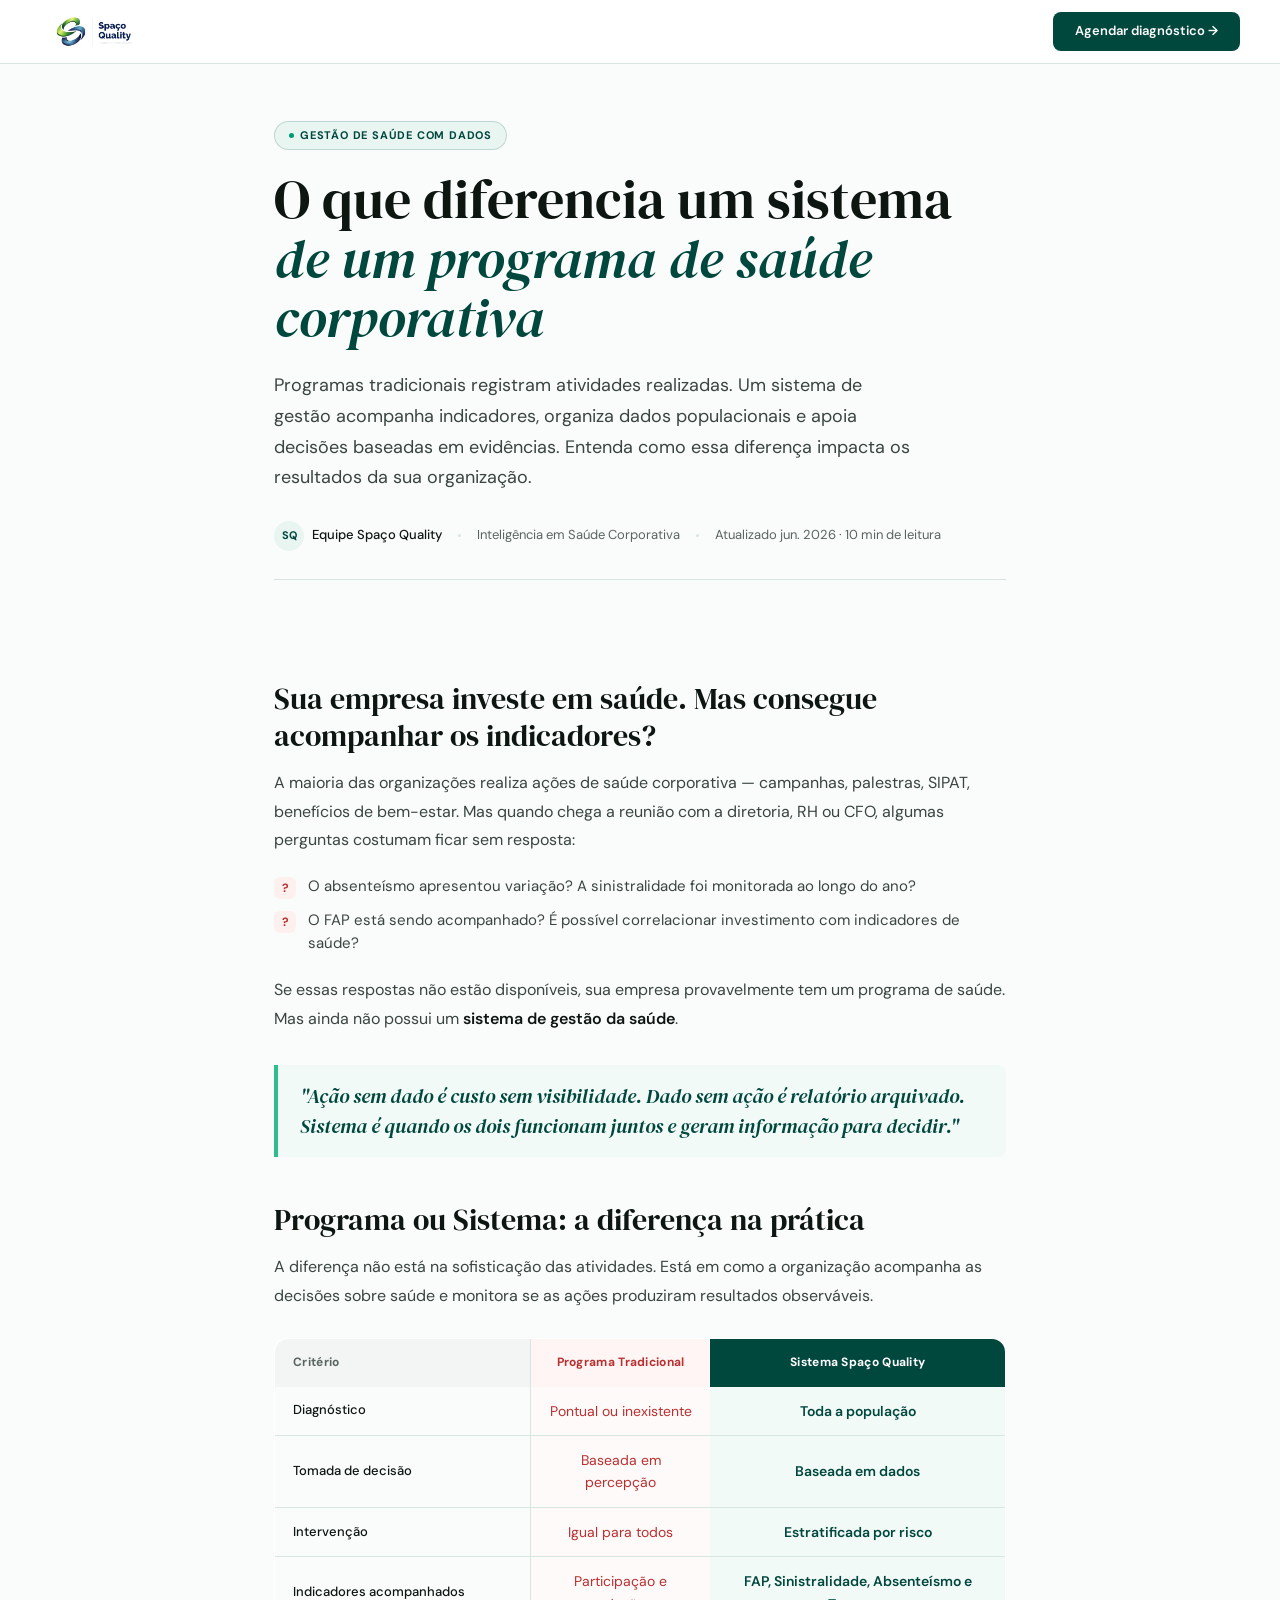
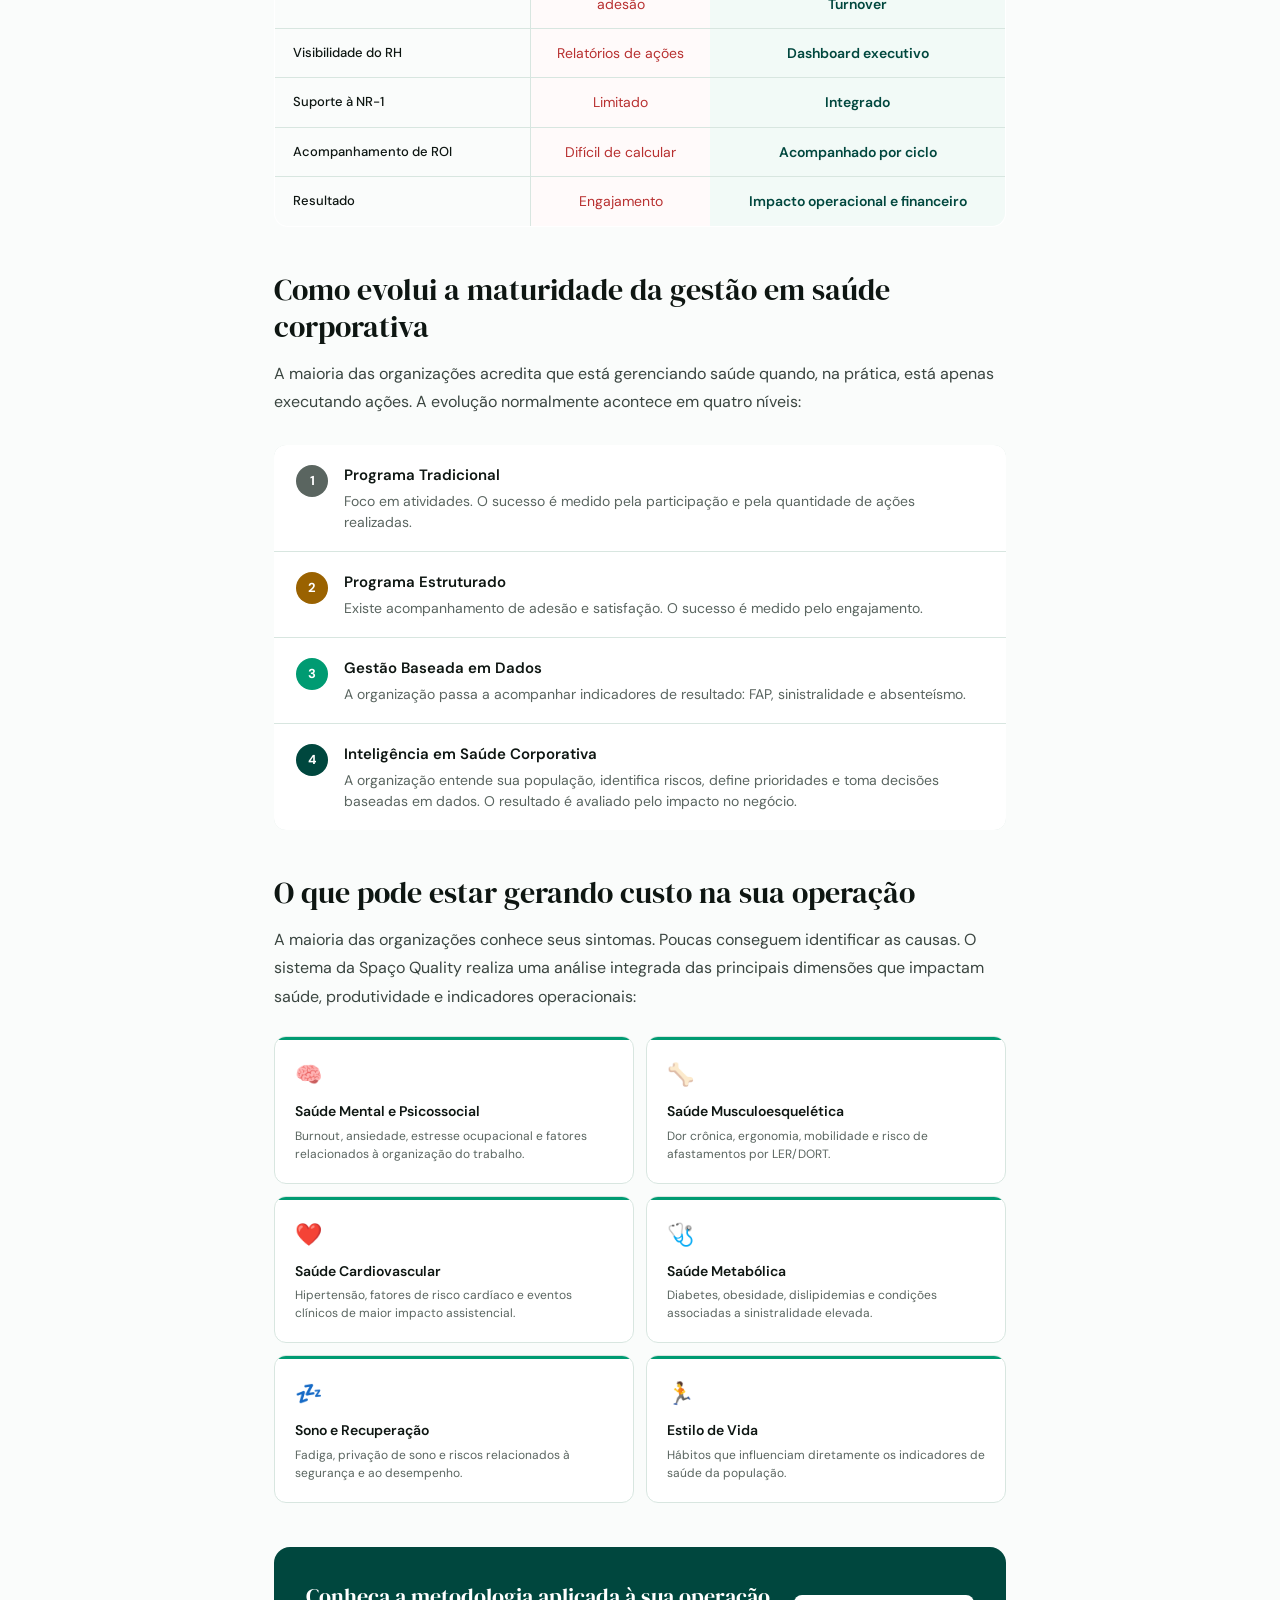
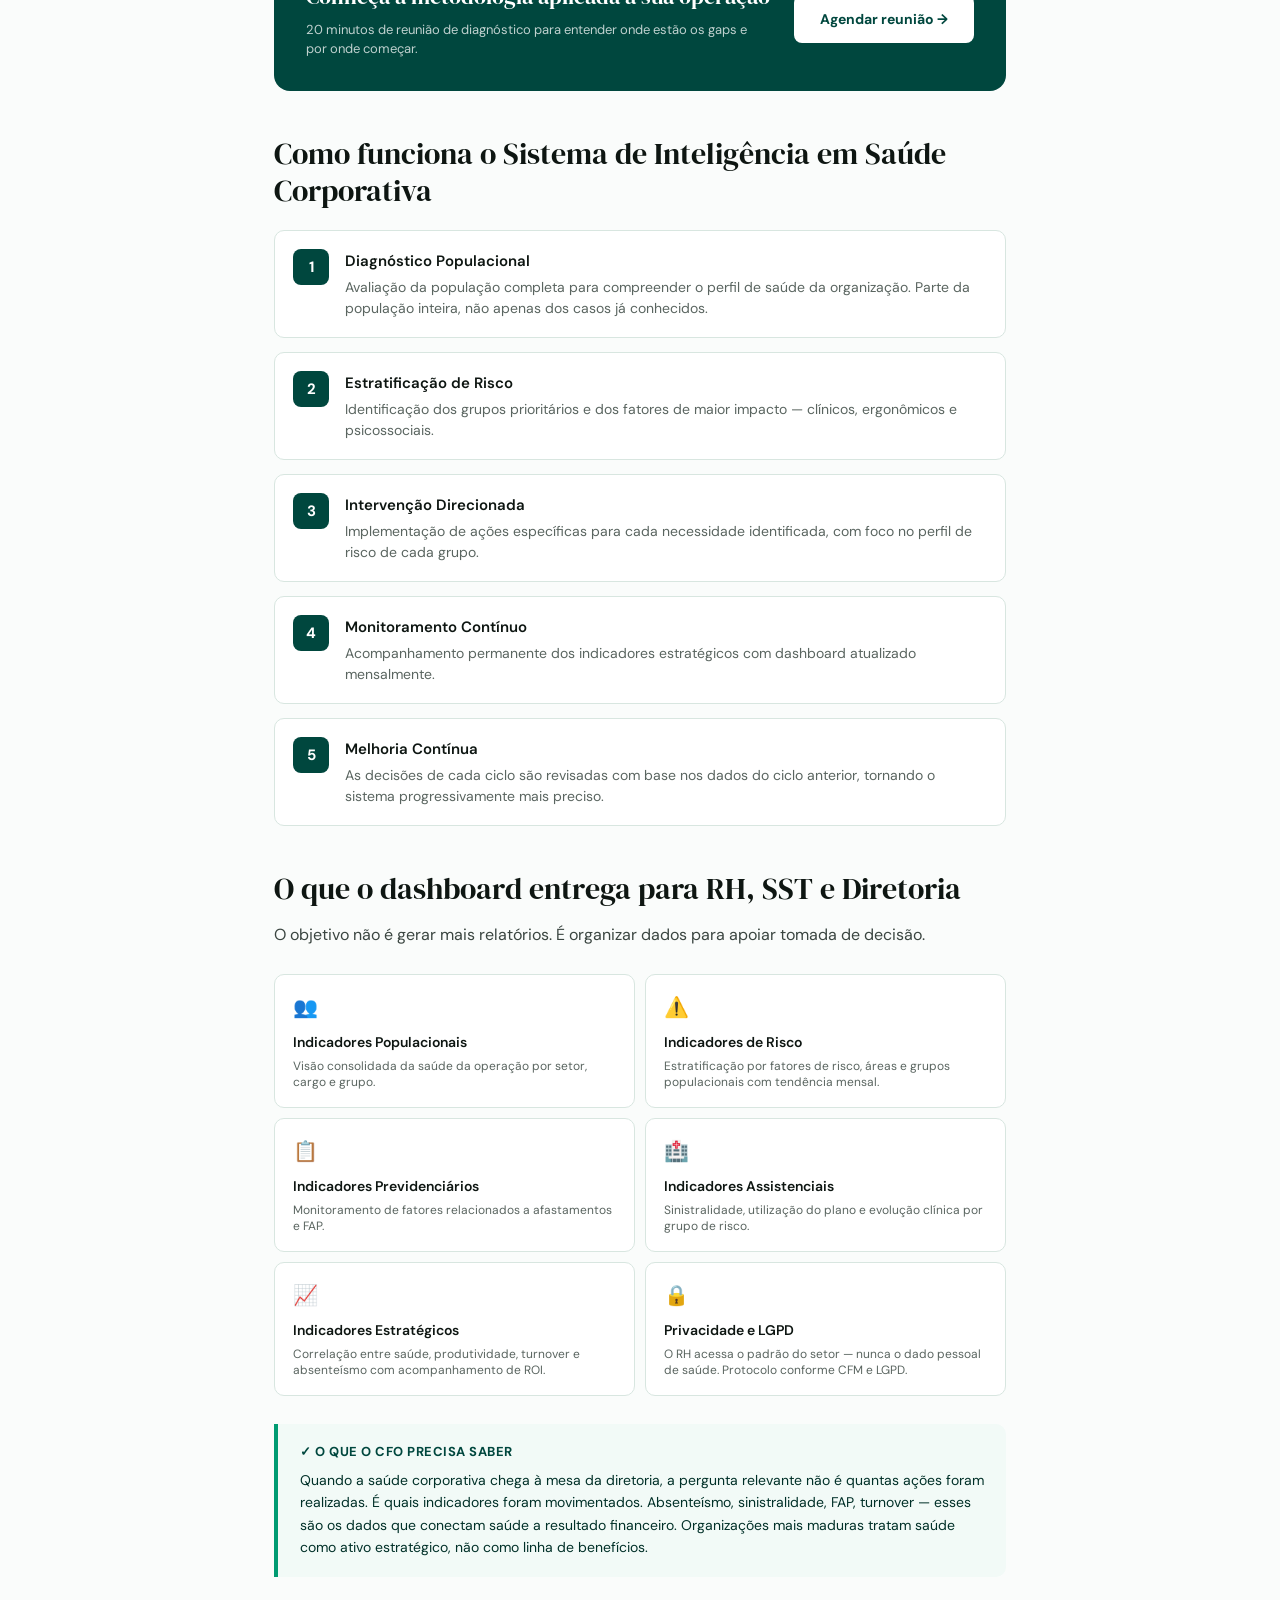
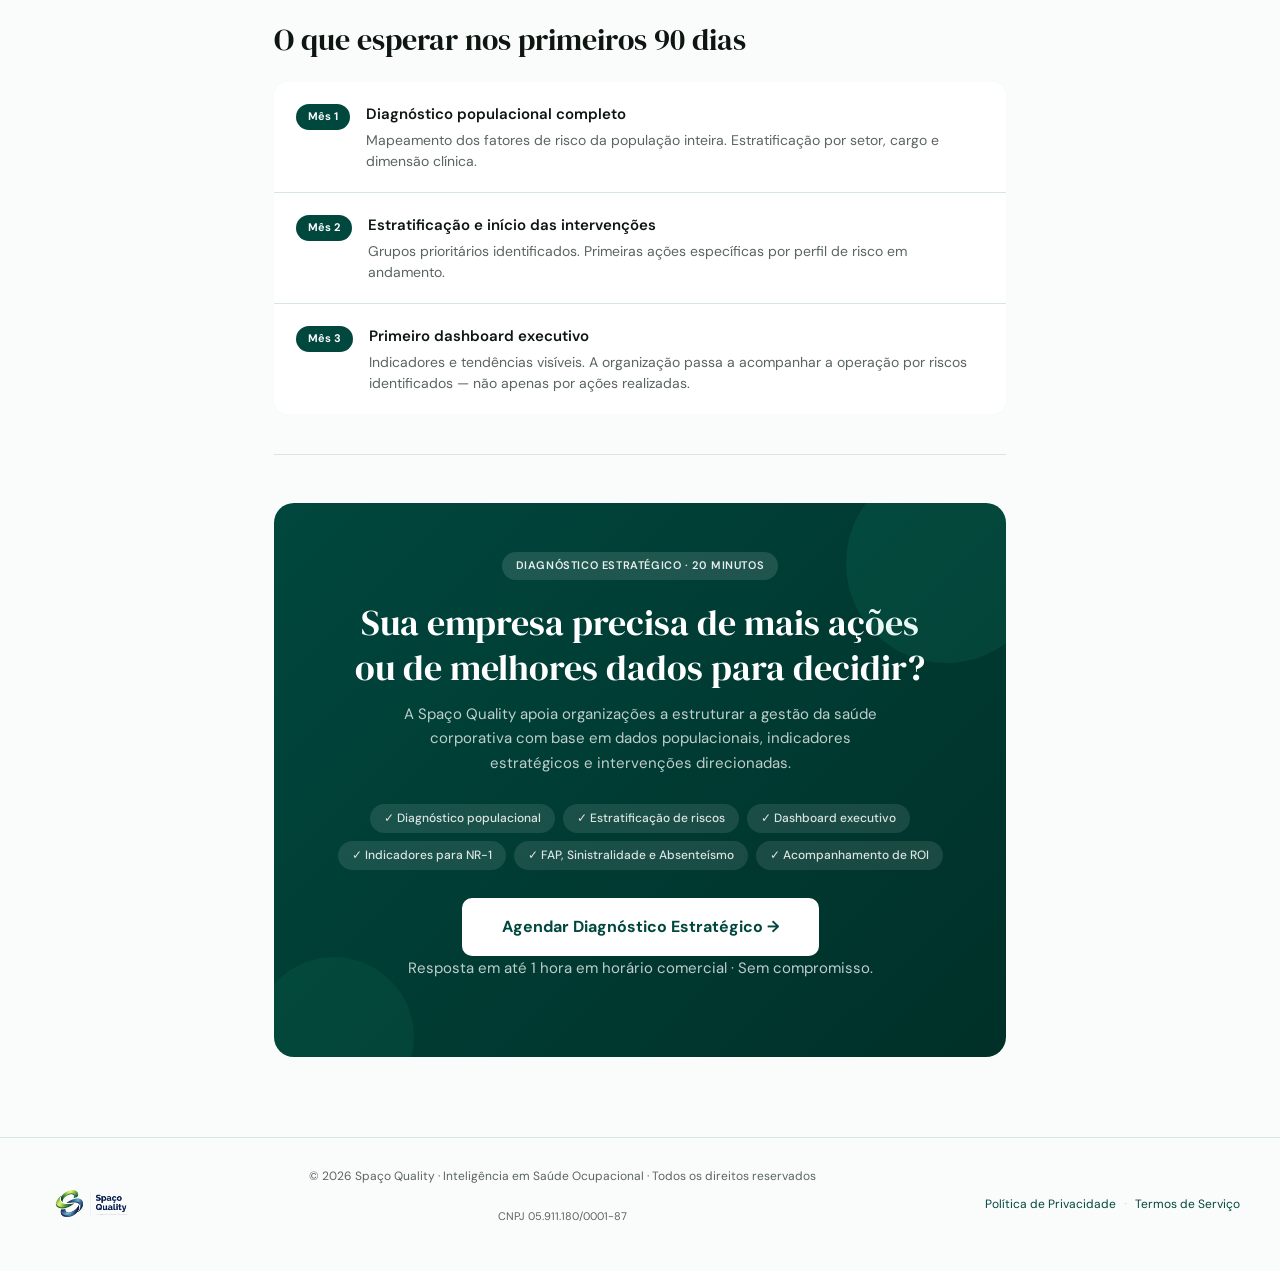
<file: lp-sistema-vs-programa.html>
<!DOCTYPE html>
<html lang="pt-BR">
<head>
<meta charset="UTF-8">
<meta name="viewport" content="width=device-width, initial-scale=1.0">
<title>O que diferencia um sistema de um programa de saúde corporativa | Spaço Quality</title>
<meta name="description" content="Programas tradicionais entregam atividades. Um sistema de gestão acompanha indicadores e permite decisões baseadas em dados. Conheça a metodologia da Spaço Quality.">
<link rel="preconnect" href="https://fonts.googleapis.com">
<link href="https://fonts.googleapis.com/css2?family=DM+Serif+Display:ital@0;1&family=DM+Sans:wght@300;400;500;600;700&display=swap" rel="stylesheet">
<style>
*, *::before, *::after { margin: 0; padding: 0; box-sizing: border-box; }
:root {
  --green-deep: #00473E; --green-mid: #00604F; --green-bright: #009B72;
  --green-light: #E8F5F1; --green-lighter: #F2FAF7; --accent: #2DBD8F;
  --red: #B83030; --red-light: #FEF0EE; --amber: #9A6200; --amber-light: #FEF6E4;
  --black: #0E1612; --gray-dark: #3A4540; --gray: #5A6560;
  --gray-light: #F2F5F4; --border: #D8E6E0; --white: #FFFFFF; --bg: #FAFCFB;
}
html { scroll-behavior: smooth; }
body { font-family: 'DM Sans', sans-serif; background: var(--bg); color: var(--black); line-height: 1.6; -webkit-font-smoothing: antialiased; }

.site-header { position: fixed; top: 0; left: 0; right: 0; z-index: 100; background: white; border-bottom: 1px solid var(--border); height: 64px; display: flex; align-items: center; justify-content: space-between; padding: 0 40px; }
.logo { height: 42px; width: auto; }
.header-cta { background: var(--green-deep); color: white; padding: 9px 22px; border-radius: 8px; font-size: 13px; font-weight: 600; text-decoration: none; transition: all 0.2s; white-space: nowrap; }
.header-cta:hover { background: var(--green-mid); transform: translateY(-1px); }

.article-hero { padding: 120px 24px 56px; max-width: 780px; margin: 0 auto; animation: fadeUp 0.5s ease forwards; }
.category-tag { display: inline-flex; align-items: center; gap: 6px; background: var(--green-light); color: var(--green-deep); font-size: 11px; font-weight: 700; letter-spacing: 0.8px; text-transform: uppercase; padding: 5px 14px; border-radius: 100px; margin-bottom: 20px; border: 1px solid rgba(0,71,62,0.18); }
.category-tag .dot { width: 5px; height: 5px; background: var(--green-bright); border-radius: 50%; }
.article-title { font-family: 'DM Serif Display', serif; font-size: clamp(34px, 5vw, 54px); font-weight: 400; color: var(--black); line-height: 1.1; margin-bottom: 22px; }
.article-title em { font-style: italic; color: var(--green-deep); }
.article-lead { font-size: 18px; color: var(--gray-dark); line-height: 1.7; max-width: 640px; margin-bottom: 28px; }
.article-meta { display: flex; align-items: center; gap: 16px; flex-wrap: wrap; font-size: 13px; color: var(--gray); padding-bottom: 28px; border-bottom: 1px solid var(--border); }
.meta-author { display: flex; align-items: center; gap: 8px; font-weight: 500; color: var(--black); }
.author-avatar { width: 30px; height: 30px; border-radius: 50%; background: var(--green-light); color: var(--green-deep); display: flex; align-items: center; justify-content: center; font-size: 11px; font-weight: 700; }
.meta-sep { width: 3px; height: 3px; background: var(--border); border-radius: 50%; }

.content-wrap { max-width: 780px; margin: 0 auto; padding: 0 24px 80px; }

h2 { font-family: 'DM Serif Display', serif; font-size: clamp(22px, 3vw, 30px); font-weight: 400; color: var(--black); margin: 44px 0 14px; line-height: 1.25; }
h3 { font-size: 18px; font-weight: 600; color: var(--black); margin: 28px 0 10px; }
p { font-size: 16px; color: var(--gray-dark); line-height: 1.8; margin-bottom: 16px; }
strong { color: var(--black); font-weight: 600; }

.pull-quote { border-left: 4px solid var(--accent); padding: 16px 22px; margin: 32px 0; background: var(--green-lighter); border-radius: 0 8px 8px 0; }
.pull-quote p { font-family: 'DM Serif Display', serif; font-size: 20px; font-style: italic; color: var(--green-deep); line-height: 1.5; margin: 0; }

.compare-table { width: 100%; border-collapse: collapse; margin: 28px 0; background: white; border-radius: 14px; overflow: hidden; border: 1px solid var(--border); font-size: 14px; }
.compare-table th { padding: 14px 18px; text-align: center; font-size: 12px; font-weight: 700; letter-spacing: 0.3px; }
.compare-table th.col-label { background: var(--gray-light); color: var(--gray); text-align: left; width: 35%; }
.compare-table th.col-bad { background: #FFF5F5; color: var(--red); border-left: 1px solid var(--border); }
.compare-table th.col-good { background: var(--green-deep); color: white; }
.compare-table td { padding: 13px 18px; border-bottom: 1px solid var(--border); vertical-align: middle; }
.compare-table tr:last-child td { border-bottom: none; }
.compare-table td.row-label { font-size: 13px; font-weight: 500; color: var(--black); background: var(--bg); }
.compare-table td.col-bad { text-align: center; color: var(--red); background: #FFFAFA; border-left: 1px solid var(--border); }
.compare-table td.col-good { text-align: center; color: var(--green-deep); background: var(--green-lighter); font-weight: 600; }

.maturity-steps { display: flex; flex-direction: column; gap: 1px; background: var(--border); border-radius: 12px; overflow: hidden; margin: 28px 0; }
.maturity-item { background: white; padding: 18px 22px; display: flex; align-items: flex-start; gap: 16px; }
.maturity-num { width: 32px; height: 32px; border-radius: 50%; display: flex; align-items: center; justify-content: center; font-size: 13px; font-weight: 700; color: white; flex-shrink: 0; margin-top: 2px; }
.maturity-num.n1 { background: var(--gray); }
.maturity-num.n2 { background: var(--amber); }
.maturity-num.n3 { background: var(--green-bright); }
.maturity-num.n4 { background: var(--green-deep); }
.maturity-body h4 { font-size: 15px; font-weight: 600; color: var(--black); margin-bottom: 4px; }
.maturity-body p { font-size: 14px; color: var(--gray); margin: 0; line-height: 1.5; }

.dim-grid { display: grid; grid-template-columns: 1fr 1fr; gap: 12px; margin: 24px 0; }
.dim-card { background: white; border: 1px solid var(--border); border-radius: 12px; padding: 20px; position: relative; overflow: hidden; }
.dim-card::before { content: ''; position: absolute; top: 0; left: 0; right: 0; height: 3px; background: var(--green-bright); }
.dim-icon { font-size: 22px; margin-bottom: 8px; }
.dim-name { font-size: 14px; font-weight: 600; color: var(--black); margin-bottom: 4px; }
.dim-desc { font-size: 12px; color: var(--gray); line-height: 1.5; }

.steps { display: flex; flex-direction: column; gap: 14px; margin: 20px 0; }
.step-item { display: flex; gap: 16px; align-items: flex-start; background: white; border: 1px solid var(--border); border-radius: 10px; padding: 18px; }
.step-num { width: 36px; height: 36px; border-radius: 8px; background: var(--green-deep); color: white; display: flex; align-items: center; justify-content: center; font-size: 15px; font-weight: 700; flex-shrink: 0; }
.step-body h4 { font-size: 15px; font-weight: 600; color: var(--black); margin-bottom: 4px; }
.step-body p { font-size: 14px; color: var(--gray); margin: 0; line-height: 1.5; }

.dashboard-grid { display: grid; grid-template-columns: 1fr 1fr; gap: 10px; margin: 24px 0; }
.dashboard-card { background: white; border: 1px solid var(--border); border-radius: 10px; padding: 16px 18px; }
.dashboard-card-icon { font-size: 20px; margin-bottom: 8px; }
.dashboard-card-name { font-size: 14px; font-weight: 600; color: var(--black); margin-bottom: 4px; }
.dashboard-card-desc { font-size: 12px; color: var(--gray); line-height: 1.4; }

.checklist { list-style: none; display: flex; flex-direction: column; gap: 10px; margin: 20px 0; }
.checklist li { display: flex; align-items: flex-start; gap: 12px; font-size: 15px; color: var(--gray-dark); line-height: 1.55; }
.check-icon { width: 22px; height: 22px; border-radius: 6px; background: var(--green-light); color: var(--green-deep); display: flex; align-items: center; justify-content: center; font-size: 12px; font-weight: 700; flex-shrink: 0; margin-top: 2px; }

.timeline { display: flex; flex-direction: column; gap: 1px; background: var(--border); border-radius: 12px; overflow: hidden; margin: 24px 0; }
.timeline-item { background: white; padding: 20px 22px; display: flex; gap: 16px; align-items: flex-start; }
.timeline-month { background: var(--green-deep); color: white; font-size: 11px; font-weight: 700; padding: 4px 12px; border-radius: 100px; white-space: nowrap; flex-shrink: 0; margin-top: 2px; }
.timeline-body h4 { font-size: 15px; font-weight: 600; color: var(--black); margin-bottom: 4px; }
.timeline-body p { font-size: 14px; color: var(--gray); margin: 0; line-height: 1.5; }

.mid-cta { background: var(--green-deep); border-radius: 16px; padding: 32px; margin: 44px 0; display: flex; align-items: center; justify-content: space-between; gap: 24px; }
.mid-cta-text h3 { font-family: 'DM Serif Display', serif; font-size: 22px; font-weight: 400; color: white; margin: 0 0 6px; }
.mid-cta-text p { font-size: 13px; color: rgba(255,255,255,0.75); margin: 0; line-height: 1.5; }
.mid-cta-btn { background: white; color: var(--green-deep); padding: 13px 26px; border-radius: 8px; font-size: 14px; font-weight: 700; text-decoration: none; white-space: nowrap; transition: all 0.2s; flex-shrink: 0; }
.mid-cta-btn:hover { transform: translateY(-2px); box-shadow: 0 8px 24px rgba(0,0,0,0.2); }

.highlight-box { border-left: 4px solid; border-radius: 0 10px 10px 0; padding: 18px 22px; margin: 28px 0; }
.highlight-box.green { background: var(--green-lighter); border-color: var(--green-bright); }
.highlight-box-title { font-size: 13px; font-weight: 700; text-transform: uppercase; letter-spacing: 0.5px; margin-bottom: 6px; }
.highlight-box.green .highlight-box-title { color: var(--green-deep); }
.highlight-box p { font-size: 14px; margin: 0; line-height: 1.6; }
.highlight-box.green p { color: #003028; }

.divider { border: none; border-top: 1px solid var(--border); margin: 40px 0; }

.bottom-cta { background: linear-gradient(135deg, var(--green-deep) 0%, #003028 100%); border-radius: 20px; padding: 48px 40px; text-align: center; margin: 48px 0 0; position: relative; overflow: hidden; }
.bottom-cta::before { content: ''; position: absolute; top: -40px; right: -40px; width: 200px; height: 200px; border-radius: 50%; background: rgba(45,189,143,0.1); }
.bottom-cta::after { content: ''; position: absolute; bottom: -60px; left: -20px; width: 160px; height: 160px; border-radius: 50%; background: rgba(45,189,143,0.07); }
.bottom-cta-badge { display: inline-block; background: rgba(255,255,255,0.12); color: rgba(255,255,255,0.9); font-size: 11px; font-weight: 600; letter-spacing: 0.6px; text-transform: uppercase; padding: 5px 14px; border-radius: 100px; margin-bottom: 20px; }
.bottom-cta h2 { font-family: 'DM Serif Display', serif; font-size: clamp(24px, 4vw, 36px); color: white; margin: 0 0 12px; font-weight: 400; }
.bottom-cta p { font-size: 15px; color: rgba(255,255,255,0.75); max-width: 480px; margin: 0 auto 28px; line-height: 1.65; }
.bottom-cta-btn { display: inline-block; background: white; color: var(--green-deep); padding: 16px 40px; border-radius: 10px; font-size: 16px; font-weight: 700; text-decoration: none; transition: all 0.2s; position: relative; z-index: 1; }
.bottom-cta-btn:hover { transform: translateY(-3px); box-shadow: 0 12px 32px rgba(0,0,0,0.25); }
.bottom-cta-sub { font-size: 12px; color: rgba(255,255,255,0.5); margin-top: 12px; position: relative; z-index: 1; }
.bottom-cta-features { display: flex; flex-wrap: wrap; justify-content: center; gap: 8px; margin: 20px 0 28px; }
.bottom-cta-features span { background: rgba(255,255,255,0.1); color: rgba(255,255,255,0.85); font-size: 12px; font-weight: 500; padding: 5px 14px; border-radius: 100px; }

/* ── FOOTER CONFORMIDADE ── */
.site-footer { border-top: 1px solid var(--border); padding: 28px 40px; display: flex; align-items: center; justify-content: space-between; flex-wrap: wrap; gap: 16px; }
.footer-logo { height: 40px; width: auto; max-width: 180px; object-fit: contain; display: block; }
.footer-center { display: flex; flex-direction: column; gap: 4px; text-align: center; }
.footer-text { font-size: 12px; color: var(--gray); }
.footer-cnpj { font-size: 11px; color: var(--gray); }
.footer-links { display: flex; align-items: center; gap: 8px; }
.footer-links a { font-size: 12px; color: var(--green-deep); text-decoration: none; }
.footer-links a:hover { text-decoration: underline; }
.footer-links span { color: var(--border); }

@media (max-width: 640px) {
  .site-header { padding: 0 18px; height: 56px; } .logo { height: 34px; } .header-cta { padding: 8px 14px; font-size: 12px; }
  .article-hero { padding: 80px 18px 40px; } .dim-grid { grid-template-columns: 1fr; }
  .dashboard-grid { grid-template-columns: 1fr; } .compare-table { font-size: 12px; }
  .compare-table th, .compare-table td { padding: 10px 12px; }
  .mid-cta { flex-direction: column; align-items: flex-start; } .mid-cta-btn { width: 100%; text-align: center; }
  .bottom-cta { padding: 36px 22px; }
  .site-footer { padding: 20px 18px; flex-direction: column; align-items: flex-start; }
  .footer-center { text-align: left; }
  .content-wrap { padding: 0 18px 60px; }
}
@keyframes fadeUp { from { opacity: 0; transform: translateY(16px); } to { opacity: 1; transform: translateY(0); } }
</style>
</head>
<body>

<header class="site-header">
  <img class="logo" src="/assets/images/logos/1-Novo-logo-spaco-quality-Transparente.png" alt="Spaço Quality">
  <a href="https://wa.me/5511983811360?text=Ol%C3%A1%2C%20vim%20pelo%20Google%20e%20gostaria%20de%20entender%20como%20a%20Spa%C3%A7o%20Quality%20funciona%20como%20sistema%20de%20gest%C3%A3o%20de%20sa%C3%BAde%20corporativa.%20Quero%20marcar%20uma%20reuni%C3%A3o%20de%20diagn%C3%B3stico." target="_blank" rel="noopener" class="header-cta" onclick="gtmWhatsApp('header')">Agendar diagnóstico →</a>
</header>

<div class="article-hero">
  <div class="category-tag"><span class="dot"></span> Gestão de Saúde com Dados</div>
  <h1 class="article-title">O que diferencia um sistema<br><em>de um programa de saúde corporativa</em></h1>
  <p class="article-lead">Programas tradicionais registram atividades realizadas. Um sistema de gestão acompanha indicadores, organiza dados populacionais e apoia decisões baseadas em evidências. Entenda como essa diferença impacta os resultados da sua organização.</p>
  <div class="article-meta">
    <div class="meta-author"><div class="author-avatar">SQ</div> Equipe Spaço Quality</div>
    <span class="meta-sep"></span> Inteligência em Saúde Corporativa
    <span class="meta-sep"></span> Atualizado jun. 2026 · 10 min de leitura
  </div>
</div>

<div class="content-wrap">

  <h2>Sua empresa investe em saúde. Mas consegue acompanhar os indicadores?</h2>
  <p>A maioria das organizações realiza ações de saúde corporativa — campanhas, palestras, SIPAT, benefícios de bem-estar. Mas quando chega a reunião com a diretoria, RH ou CFO, algumas perguntas costumam ficar sem resposta:</p>

  <ul class="checklist">
    <li><div class="check-icon" style="background:var(--red-light);color:var(--red);">?</div><span>O absenteísmo apresentou variação? A sinistralidade foi monitorada ao longo do ano?</span></li>
    <li><div class="check-icon" style="background:var(--red-light);color:var(--red);">?</div><span>O FAP está sendo acompanhado? É possível correlacionar investimento com indicadores de saúde?</span></li>
  </ul>

  <p>Se essas respostas não estão disponíveis, sua empresa provavelmente tem um programa de saúde. Mas ainda não possui um <strong>sistema de gestão da saúde</strong>.</p>

  <div class="pull-quote">
    <p>"Ação sem dado é custo sem visibilidade. Dado sem ação é relatório arquivado. Sistema é quando os dois funcionam juntos e geram informação para decidir."</p>
  </div>

  <h2>Programa ou Sistema: a diferença na prática</h2>
  <p>A diferença não está na sofisticação das atividades. Está em como a organização acompanha as decisões sobre saúde e monitora se as ações produziram resultados observáveis.</p>

  <table class="compare-table">
    <thead>
      <tr>
        <th class="col-label">Critério</th>
        <th class="col-bad">Programa Tradicional</th>
        <th class="col-good">Sistema Spaço Quality</th>
      </tr>
    </thead>
    <tbody>
      <tr><td class="row-label">Diagnóstico</td><td class="col-bad">Pontual ou inexistente</td><td class="col-good">Toda a população</td></tr>
      <tr><td class="row-label">Tomada de decisão</td><td class="col-bad">Baseada em percepção</td><td class="col-good">Baseada em dados</td></tr>
      <tr><td class="row-label">Intervenção</td><td class="col-bad">Igual para todos</td><td class="col-good">Estratificada por risco</td></tr>
      <tr><td class="row-label">Indicadores acompanhados</td><td class="col-bad">Participação e adesão</td><td class="col-good">FAP, Sinistralidade, Absenteísmo e Turnover</td></tr>
      <tr><td class="row-label">Visibilidade do RH</td><td class="col-bad">Relatórios de ações</td><td class="col-good">Dashboard executivo</td></tr>
      <tr><td class="row-label">Suporte à NR-1</td><td class="col-bad">Limitado</td><td class="col-good">Integrado</td></tr>
      <tr><td class="row-label">Acompanhamento de ROI</td><td class="col-bad">Difícil de calcular</td><td class="col-good">Acompanhado por ciclo</td></tr>
      <tr><td class="row-label">Resultado</td><td class="col-bad">Engajamento</td><td class="col-good">Impacto operacional e financeiro</td></tr>
    </tbody>
  </table>

  <h2>Como evolui a maturidade da gestão em saúde corporativa</h2>
  <p>A maioria das organizações acredita que está gerenciando saúde quando, na prática, está apenas executando ações. A evolução normalmente acontece em quatro níveis:</p>

  <div class="maturity-steps">
    <div class="maturity-item">
      <div class="maturity-num n1">1</div>
      <div class="maturity-body"><h4>Programa Tradicional</h4><p>Foco em atividades. O sucesso é medido pela participação e pela quantidade de ações realizadas.</p></div>
    </div>
    <div class="maturity-item">
      <div class="maturity-num n2">2</div>
      <div class="maturity-body"><h4>Programa Estruturado</h4><p>Existe acompanhamento de adesão e satisfação. O sucesso é medido pelo engajamento.</p></div>
    </div>
    <div class="maturity-item">
      <div class="maturity-num n3">3</div>
      <div class="maturity-body"><h4>Gestão Baseada em Dados</h4><p>A organização passa a acompanhar indicadores de resultado: FAP, sinistralidade e absenteísmo.</p></div>
    </div>
    <div class="maturity-item">
      <div class="maturity-num n4">4</div>
      <div class="maturity-body"><h4>Inteligência em Saúde Corporativa</h4><p>A organização entende sua população, identifica riscos, define prioridades e toma decisões baseadas em dados. O resultado é avaliado pelo impacto no negócio.</p></div>
    </div>
  </div>

  <h2>O que pode estar gerando custo na sua operação</h2>
  <p>A maioria das organizações conhece seus sintomas. Poucas conseguem identificar as causas. O sistema da Spaço Quality realiza uma análise integrada das principais dimensões que impactam saúde, produtividade e indicadores operacionais:</p>

  <div class="dim-grid">
    <div class="dim-card"><div class="dim-icon">🧠</div><div class="dim-name">Saúde Mental e Psicossocial</div><div class="dim-desc">Burnout, ansiedade, estresse ocupacional e fatores relacionados à organização do trabalho.</div></div>
    <div class="dim-card"><div class="dim-icon">🦴</div><div class="dim-name">Saúde Musculoesquelética</div><div class="dim-desc">Dor crônica, ergonomia, mobilidade e risco de afastamentos por LER/DORT.</div></div>
    <div class="dim-card"><div class="dim-icon">❤️</div><div class="dim-name">Saúde Cardiovascular</div><div class="dim-desc">Hipertensão, fatores de risco cardíaco e eventos clínicos de maior impacto assistencial.</div></div>
    <div class="dim-card"><div class="dim-icon">🩺</div><div class="dim-name">Saúde Metabólica</div><div class="dim-desc">Diabetes, obesidade, dislipidemias e condições associadas a sinistralidade elevada.</div></div>
    <div class="dim-card"><div class="dim-icon">💤</div><div class="dim-name">Sono e Recuperação</div><div class="dim-desc">Fadiga, privação de sono e riscos relacionados à segurança e ao desempenho.</div></div>
    <div class="dim-card"><div class="dim-icon">🏃</div><div class="dim-name">Estilo de Vida</div><div class="dim-desc">Hábitos que influenciam diretamente os indicadores de saúde da população.</div></div>
  </div>

  <div class="mid-cta">
    <div class="mid-cta-text">
      <h3>Conheça a metodologia aplicada à sua operação</h3>
      <p>20 minutos de reunião de diagnóstico para entender onde estão os gaps e por onde começar.</p>
    </div>
    <a href="https://wa.me/5511983811360?text=Ol%C3%A1%2C%20vim%20pelo%20Google%20e%20gostaria%20de%20entender%20como%20a%20Spa%C3%A7o%20Quality%20funciona%20como%20sistema%20de%20gest%C3%A3o%20de%20sa%C3%BAde%20corporativa.%20Quero%20marcar%20uma%20reuni%C3%A3o%20de%20diagn%C3%B3stico." target="_blank" rel="noopener" class="mid-cta-btn" onclick="gtmWhatsApp('mid_article')">Agendar reunião →</a>
  </div>

  <h2>Como funciona o Sistema de Inteligência em Saúde Corporativa</h2>

  <div class="steps">
    <div class="step-item"><div class="step-num">1</div><div class="step-body"><h4>Diagnóstico Populacional</h4><p>Avaliação da população completa para compreender o perfil de saúde da organização. Parte da população inteira, não apenas dos casos já conhecidos.</p></div></div>
    <div class="step-item"><div class="step-num">2</div><div class="step-body"><h4>Estratificação de Risco</h4><p>Identificação dos grupos prioritários e dos fatores de maior impacto — clínicos, ergonômicos e psicossociais.</p></div></div>
    <div class="step-item"><div class="step-num">3</div><div class="step-body"><h4>Intervenção Direcionada</h4><p>Implementação de ações específicas para cada necessidade identificada, com foco no perfil de risco de cada grupo.</p></div></div>
    <div class="step-item"><div class="step-num">4</div><div class="step-body"><h4>Monitoramento Contínuo</h4><p>Acompanhamento permanente dos indicadores estratégicos com dashboard atualizado mensalmente.</p></div></div>
    <div class="step-item"><div class="step-num">5</div><div class="step-body"><h4>Melhoria Contínua</h4><p>As decisões de cada ciclo são revisadas com base nos dados do ciclo anterior, tornando o sistema progressivamente mais preciso.</p></div></div>
  </div>

  <h2>O que o dashboard entrega para RH, SST e Diretoria</h2>
  <p>O objetivo não é gerar mais relatórios. É organizar dados para apoiar tomada de decisão.</p>

  <div class="dashboard-grid">
    <div class="dashboard-card"><div class="dashboard-card-icon">👥</div><div class="dashboard-card-name">Indicadores Populacionais</div><div class="dashboard-card-desc">Visão consolidada da saúde da operação por setor, cargo e grupo.</div></div>
    <div class="dashboard-card"><div class="dashboard-card-icon">⚠️</div><div class="dashboard-card-name">Indicadores de Risco</div><div class="dashboard-card-desc">Estratificação por fatores de risco, áreas e grupos populacionais com tendência mensal.</div></div>
    <div class="dashboard-card"><div class="dashboard-card-icon">📋</div><div class="dashboard-card-name">Indicadores Previdenciários</div><div class="dashboard-card-desc">Monitoramento de fatores relacionados a afastamentos e FAP.</div></div>
    <div class="dashboard-card"><div class="dashboard-card-icon">🏥</div><div class="dashboard-card-name">Indicadores Assistenciais</div><div class="dashboard-card-desc">Sinistralidade, utilização do plano e evolução clínica por grupo de risco.</div></div>
    <div class="dashboard-card"><div class="dashboard-card-icon">📈</div><div class="dashboard-card-name">Indicadores Estratégicos</div><div class="dashboard-card-desc">Correlação entre saúde, produtividade, turnover e absenteísmo com acompanhamento de ROI.</div></div>
    <div class="dashboard-card"><div class="dashboard-card-icon">🔒</div><div class="dashboard-card-name">Privacidade e LGPD</div><div class="dashboard-card-desc">O RH acessa o padrão do setor — nunca o dado pessoal de saúde. Protocolo conforme CFM e LGPD.</div></div>
  </div>

  <div class="highlight-box green">
    <div class="highlight-box-title">✓ O que o CFO precisa saber</div>
    <p>Quando a saúde corporativa chega à mesa da diretoria, a pergunta relevante não é quantas ações foram realizadas. É quais indicadores foram movimentados. Absenteísmo, sinistralidade, FAP, turnover — esses são os dados que conectam saúde a resultado financeiro. Organizações mais maduras tratam saúde como ativo estratégico, não como linha de benefícios.</p>
  </div>

  <h2>O que esperar nos primeiros 90 dias</h2>

  <div class="timeline">
    <div class="timeline-item"><span class="timeline-month">Mês 1</span><div class="timeline-body"><h4>Diagnóstico populacional completo</h4><p>Mapeamento dos fatores de risco da população inteira. Estratificação por setor, cargo e dimensão clínica.</p></div></div>
    <div class="timeline-item"><span class="timeline-month">Mês 2</span><div class="timeline-body"><h4>Estratificação e início das intervenções</h4><p>Grupos prioritários identificados. Primeiras ações específicas por perfil de risco em andamento.</p></div></div>
    <div class="timeline-item"><span class="timeline-month">Mês 3</span><div class="timeline-body"><h4>Primeiro dashboard executivo</h4><p>Indicadores e tendências visíveis. A organização passa a acompanhar a operação por riscos identificados — não apenas por ações realizadas.</p></div></div>
  </div>

  <hr class="divider">

  <div class="bottom-cta">
    <div class="bottom-cta-badge">Diagnóstico Estratégico · 20 minutos</div>
    <h2>Sua empresa precisa de mais ações<br>ou de melhores dados para decidir?</h2>
    <p>A Spaço Quality apoia organizações a estruturar a gestão da saúde corporativa com base em dados populacionais, indicadores estratégicos e intervenções direcionadas.</p>
    <div class="bottom-cta-features">
      <span>✓ Diagnóstico populacional</span>
      <span>✓ Estratificação de riscos</span>
      <span>✓ Dashboard executivo</span>
      <span>✓ Indicadores para NR-1</span>
      <span>✓ FAP, Sinistralidade e Absenteísmo</span>
      <span>✓ Acompanhamento de ROI</span>
    </div>
    <a href="https://wa.me/5511983811360?text=Ol%C3%A1%2C%20vim%20pelo%20Google%20e%20gostaria%20de%20entender%20como%20a%20Spa%C3%A7o%20Quality%20funciona%20como%20sistema%20de%20gest%C3%A3o%20de%20sa%C3%BAde%20corporativa.%20Quero%20marcar%20uma%20reuni%C3%A3o%20de%20diagn%C3%B3stico." target="_blank" rel="noopener" class="bottom-cta-btn" onclick="gtmWhatsApp('bottom_cta')">Agendar Diagnóstico Estratégico →</a>
    <p class="bottom-cta-sub">Resposta em até 1 hora em horário comercial · Sem compromisso.</p>
  </div>

</div>

<footer class="site-footer">
  <img class="footer-logo" src="/assets/images/logos/1-Novo-logo-spaco-quality-Transparente.png" alt="Spaço Quality">
  <div class="footer-center">
    <p class="footer-text">© 2026 Spaço Quality · Inteligência em Saúde Ocupacional · Todos os direitos reservados</p>
    <p class="footer-cnpj">CNPJ 05.911.180/0001-87</p>
  </div>
  <div class="footer-links">
    <a href="/politica-de-privacidade.html">Política de Privacidade</a>
    <span>·</span>
    <a href="/termos-de-servico.html">Termos de Serviço</a>
  </div>
</footer>

<script>
  function gtmWhatsApp(position) {
    window.dataLayer = window.dataLayer || [];
    window.dataLayer.push({ event: 'whatsapp_click', click_position: position, click_url: 'https://wa.me/5511983811360', page_topic: 'saude_corporativa_dados', campaign_source: 'google_ads' });
  }
</script>
</body>
</html>
</file>
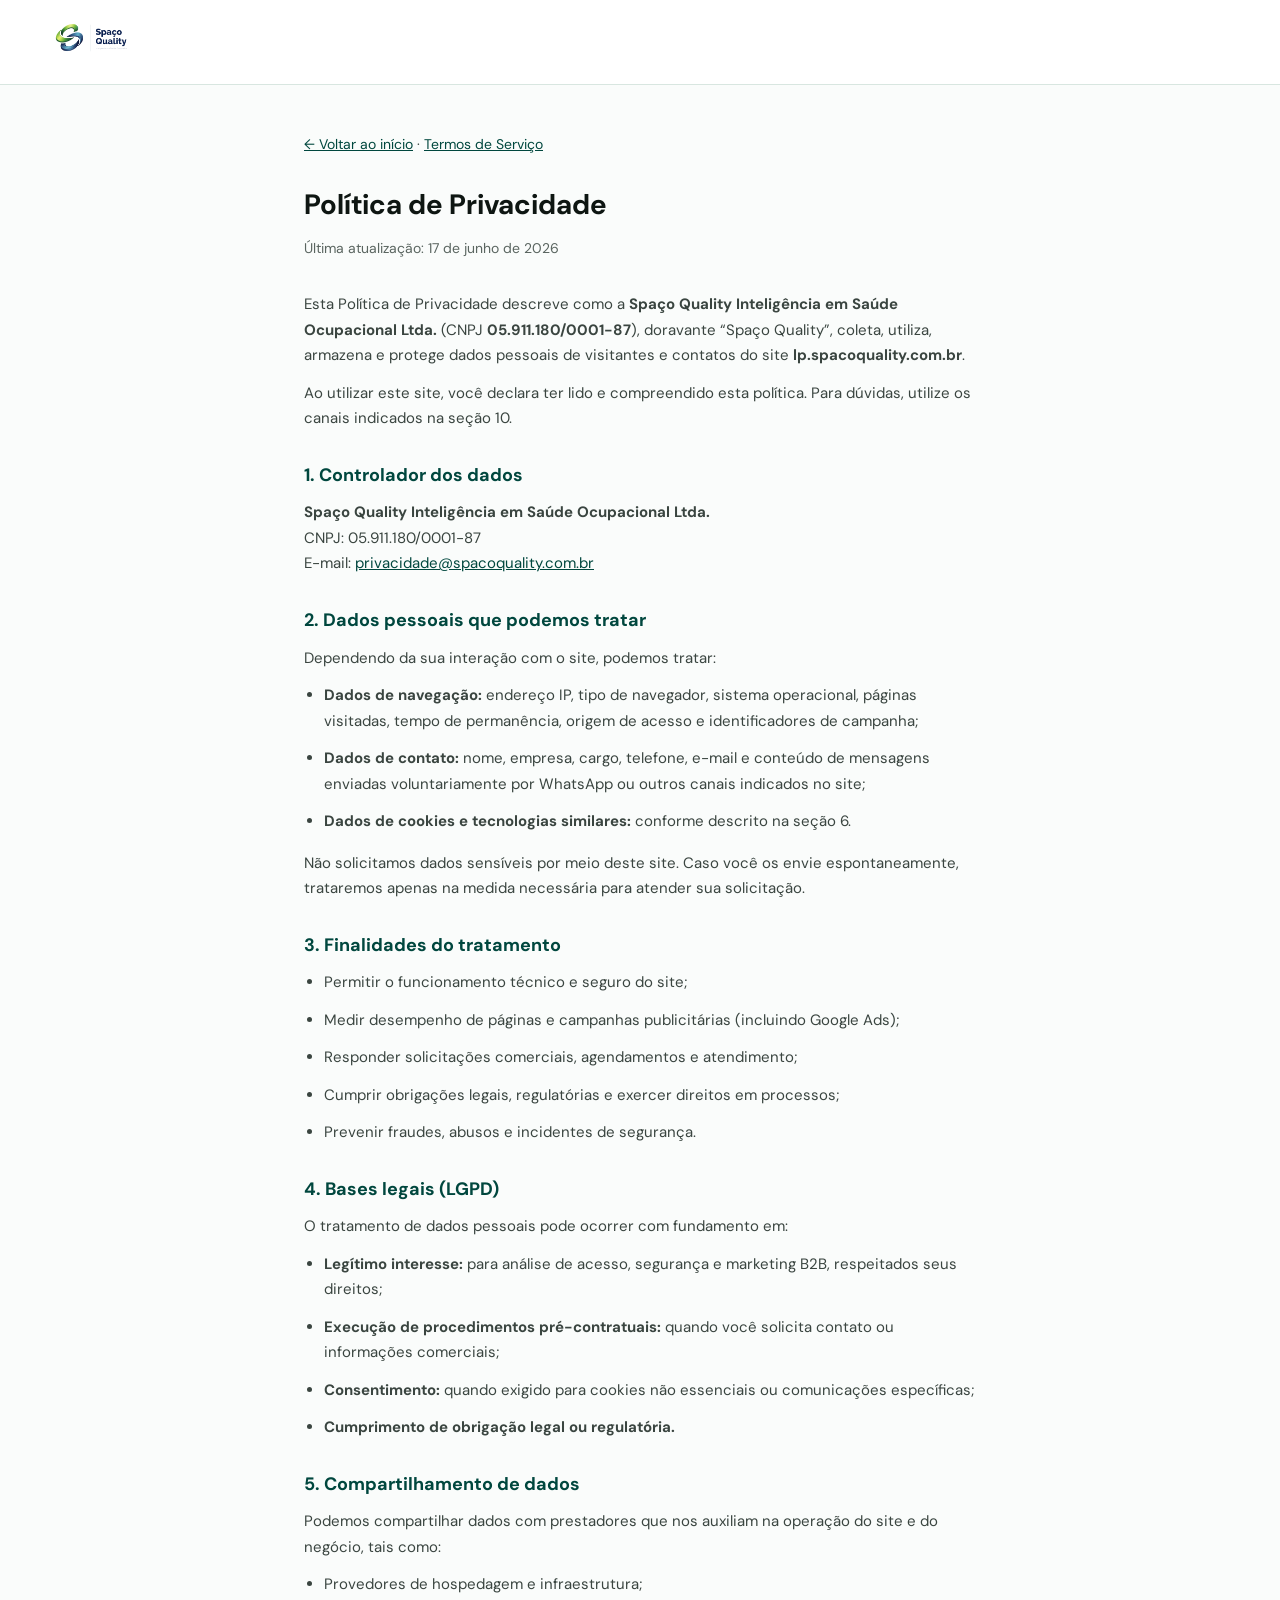
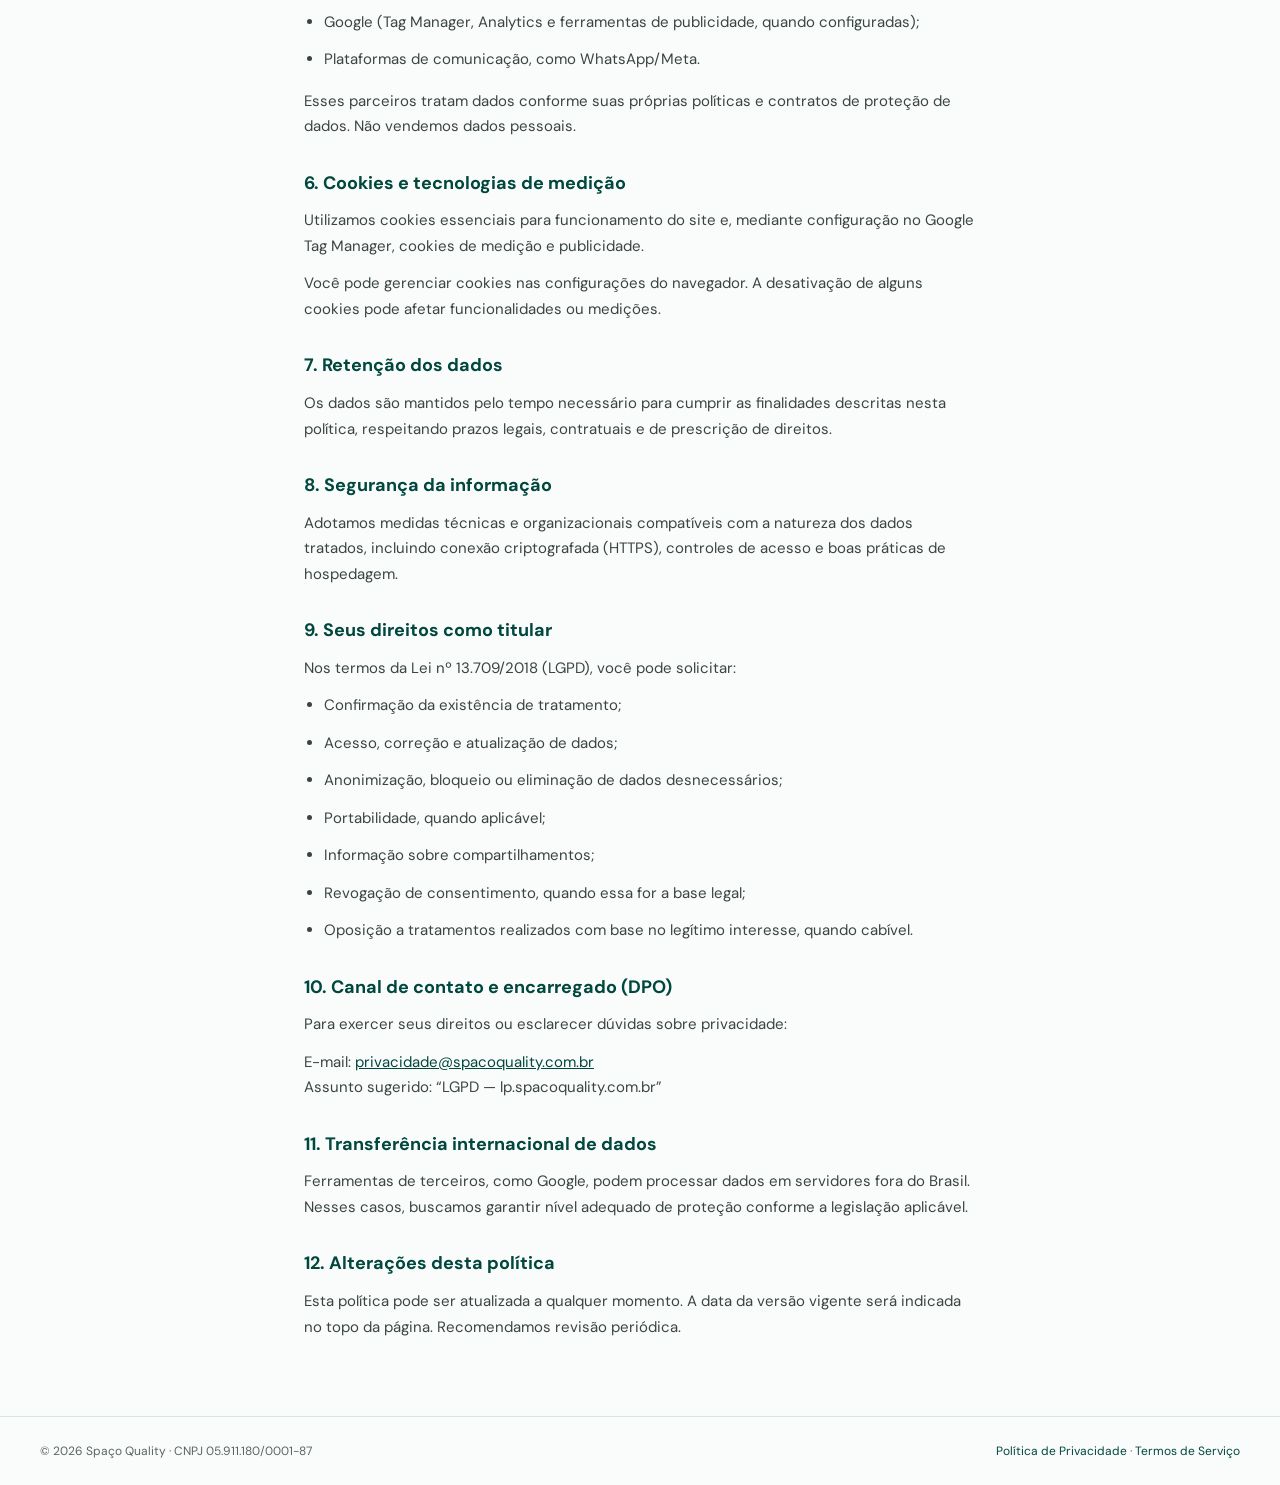
<file: politica-de-privacidade.html>
<!DOCTYPE html>
<html lang="pt-BR">
<head>
<!-- Google Tag Manager -->
<script>(function(w,d,s,l,i){w[l]=w[l]||[];w[l].push({'gtm.start':
new Date().getTime(),event:'gtm.js'});var f=d.getElementsByTagName(s)[0],
j=d.createElement(s),dl=l!='dataLayer'?'&l='+l:'';j.async=true;j.src=
'https://www.googletagmanager.com/gtm.js?id='+i+dl;f.parentNode.insertBefore(j,f);
})(window,document,'script','dataLayer','GTM-TCVK6XH');</script>
<!-- End Google Tag Manager -->
<meta charset="UTF-8">
<meta name="viewport" content="width=device-width, initial-scale=1.0">
<title>Política de Privacidade | Spaço Quality</title>
<meta name="description" content="Política de Privacidade da Spaço Quality para o site lp.spacoquality.com.br, em conformidade com a LGPD.">
<!-- Preview: Google, WhatsApp, LinkedIn -->
<meta property="og:type" content="website">
<meta property="og:site_name" content="Spaço Quality">
<meta property="og:locale" content="pt_BR">
<meta property="og:title" content="Política de Privacidade | Spaço Quality">
<meta property="og:description" content="Política de Privacidade da Spaço Quality para o site lp.spacoquality.com.br, em conformidade com a LGPD.">
<meta property="og:url" content="https://lp.spacoquality.com.br/politica-de-privacidade.html">
<meta property="og:image" content="https://lp.spacoquality.com.br/assets/images/logos/1-Novo-logo-spaco-quality-Transparente.png">
<meta property="og:image:alt" content="Spaço Quality — Inteligência em Saúde Corporativa">
<meta name="twitter:card" content="summary_large_image">
<meta name="twitter:title" content="Política de Privacidade | Spaço Quality">
<meta name="twitter:description" content="Política de Privacidade da Spaço Quality para o site lp.spacoquality.com.br, em conformidade com a LGPD.">
<meta name="twitter:image" content="https://lp.spacoquality.com.br/assets/images/logos/1-Novo-logo-spaco-quality-Transparente.png">
<link rel="icon" href="/assets/images/logos/3-Novo-logo-spaco-quality-Transparente.png" type="image/png">
<link rel="apple-touch-icon" href="/assets/images/logos/3-Novo-logo-spaco-quality-Transparente.png">

<meta name="robots" content="index, follow">
<link rel="canonical" href="https://lp.spacoquality.com.br/politica-de-privacidade.html">
<link href="https://fonts.googleapis.com/css2?family=DM+Sans:wght@400;500;600&display=swap" rel="stylesheet">
<style>
*, *::before, *::after { margin: 0; padding: 0; box-sizing: border-box; }
body { font-family: 'DM Sans', sans-serif; background: #FAFCFB; color: #0E1612; line-height: 1.7; }
.site-header { background: white; border-bottom: 1px solid #D8E6E0; padding: 18px 40px; }
.logo { height: 40px; }
.legal-wrap { max-width: 720px; margin: 0 auto; padding: 48px 24px 64px; }
h1 { font-size: 28px; margin-bottom: 8px; }
.updated { color: #5A6560; font-size: 14px; margin-bottom: 32px; }
h2 { font-size: 18px; margin: 28px 0 10px; color: #00473E; }
p, li { font-size: 15px; color: #3A4540; margin-bottom: 12px; }
ul { padding-left: 20px; margin-bottom: 16px; }
a { color: #00473E; }
.legal-nav { font-size: 14px; margin-bottom: 24px; }
.site-footer { border-top: 1px solid #D8E6E0; padding: 24px 40px; display: flex; flex-wrap: wrap; gap: 12px; align-items: center; justify-content: space-between; font-size: 12px; color: #5A6560; }
.footer-links a { color: #00473E; text-decoration: none; }
.footer-links a:hover { text-decoration: underline; }
@media (max-width: 640px) { .site-header, .site-footer { padding: 18px; } }
</style>
</head>
<body>
<!-- Google Tag Manager (noscript) -->
<noscript><iframe src="https://www.googletagmanager.com/ns.html?id=GTM-TCVK6XH"
height="0" width="0" style="display:none;visibility:hidden"></iframe></noscript>
<!-- End Google Tag Manager (noscript) -->

<header class="site-header">
  <a href="/"><img class="logo" src="/assets/images/logos/1-Novo-logo-spaco-quality-Transparente.png" alt="Spaço Quality"></a>
</header>

<main class="legal-wrap">
  <p class="legal-nav"><a href="/">← Voltar ao início</a> · <a href="/termos-de-servico.html">Termos de Serviço</a></p>

  <h1>Política de Privacidade</h1>
  <p class="updated">Última atualização: 17 de junho de 2026</p>

  <p>Esta Política de Privacidade descreve como a <strong>Spaço Quality Inteligência em Saúde Ocupacional Ltda.</strong> (CNPJ <strong>05.911.180/0001-87</strong>), doravante “Spaço Quality”, coleta, utiliza, armazena e protege dados pessoais de visitantes e contatos do site <strong>lp.spacoquality.com.br</strong>.</p>

  <p>Ao utilizar este site, você declara ter lido e compreendido esta política. Para dúvidas, utilize os canais indicados na seção 10.</p>

  <h2>1. Controlador dos dados</h2>
  <p><strong>Spaço Quality Inteligência em Saúde Ocupacional Ltda.</strong><br>
  CNPJ: 05.911.180/0001-87<br>
  E-mail: <a href="mailto:privacidade@spacoquality.com.br">privacidade@spacoquality.com.br</a></p>

  <h2>2. Dados pessoais que podemos tratar</h2>
  <p>Dependendo da sua interação com o site, podemos tratar:</p>
  <ul>
    <li><strong>Dados de navegação:</strong> endereço IP, tipo de navegador, sistema operacional, páginas visitadas, tempo de permanência, origem de acesso e identificadores de campanha;</li>
    <li><strong>Dados de contato:</strong> nome, empresa, cargo, telefone, e-mail e conteúdo de mensagens enviadas voluntariamente por WhatsApp ou outros canais indicados no site;</li>
    <li><strong>Dados de cookies e tecnologias similares:</strong> conforme descrito na seção 6.</li>
  </ul>
  <p>Não solicitamos dados sensíveis por meio deste site. Caso você os envie espontaneamente, trataremos apenas na medida necessária para atender sua solicitação.</p>

  <h2>3. Finalidades do tratamento</h2>
  <ul>
    <li>Permitir o funcionamento técnico e seguro do site;</li>
    <li>Medir desempenho de páginas e campanhas publicitárias (incluindo Google Ads);</li>
    <li>Responder solicitações comerciais, agendamentos e atendimento;</li>
    <li>Cumprir obrigações legais, regulatórias e exercer direitos em processos;</li>
    <li>Prevenir fraudes, abusos e incidentes de segurança.</li>
  </ul>

  <h2>4. Bases legais (LGPD)</h2>
  <p>O tratamento de dados pessoais pode ocorrer com fundamento em:</p>
  <ul>
    <li><strong>Legítimo interesse:</strong> para análise de acesso, segurança e marketing B2B, respeitados seus direitos;</li>
    <li><strong>Execução de procedimentos pré-contratuais:</strong> quando você solicita contato ou informações comerciais;</li>
    <li><strong>Consentimento:</strong> quando exigido para cookies não essenciais ou comunicações específicas;</li>
    <li><strong>Cumprimento de obrigação legal ou regulatória.</strong></li>
  </ul>

  <h2>5. Compartilhamento de dados</h2>
  <p>Podemos compartilhar dados com prestadores que nos auxiliam na operação do site e do negócio, tais como:</p>
  <ul>
    <li>Provedores de hospedagem e infraestrutura;</li>
    <li>Google (Tag Manager, Analytics e ferramentas de publicidade, quando configuradas);</li>
    <li>Plataformas de comunicação, como WhatsApp/Meta.</li>
  </ul>
  <p>Esses parceiros tratam dados conforme suas próprias políticas e contratos de proteção de dados. Não vendemos dados pessoais.</p>

  <h2>6. Cookies e tecnologias de medição</h2>
  <p>Utilizamos cookies essenciais para funcionamento do site e, mediante configuração no Google Tag Manager, cookies de medição e publicidade.</p>
  <p>Você pode gerenciar cookies nas configurações do navegador. A desativação de alguns cookies pode afetar funcionalidades ou medições.</p>

  <h2>7. Retenção dos dados</h2>
  <p>Os dados são mantidos pelo tempo necessário para cumprir as finalidades descritas nesta política, respeitando prazos legais, contratuais e de prescrição de direitos.</p>

  <h2>8. Segurança da informação</h2>
  <p>Adotamos medidas técnicas e organizacionais compatíveis com a natureza dos dados tratados, incluindo conexão criptografada (HTTPS), controles de acesso e boas práticas de hospedagem.</p>

  <h2>9. Seus direitos como titular</h2>
  <p>Nos termos da Lei nº 13.709/2018 (LGPD), você pode solicitar:</p>
  <ul>
    <li>Confirmação da existência de tratamento;</li>
    <li>Acesso, correção e atualização de dados;</li>
    <li>Anonimização, bloqueio ou eliminação de dados desnecessários;</li>
    <li>Portabilidade, quando aplicável;</li>
    <li>Informação sobre compartilhamentos;</li>
    <li>Revogação de consentimento, quando essa for a base legal;</li>
    <li>Oposição a tratamentos realizados com base no legítimo interesse, quando cabível.</li>
  </ul>

  <h2>10. Canal de contato e encarregado (DPO)</h2>
  <p>Para exercer seus direitos ou esclarecer dúvidas sobre privacidade:</p>
  <p>E-mail: <a href="mailto:privacidade@spacoquality.com.br">privacidade@spacoquality.com.br</a><br>
  Assunto sugerido: “LGPD — lp.spacoquality.com.br”</p>

  <h2>11. Transferência internacional de dados</h2>
  <p>Ferramentas de terceiros, como Google, podem processar dados em servidores fora do Brasil. Nesses casos, buscamos garantir nível adequado de proteção conforme a legislação aplicável.</p>

  <h2>12. Alterações desta política</h2>
  <p>Esta política pode ser atualizada a qualquer momento. A data da versão vigente será indicada no topo da página. Recomendamos revisão periódica.</p>
</main>

<footer class="site-footer">
  <span>© 2026 Spaço Quality · CNPJ 05.911.180/0001-87</span>
  <div class="footer-links">
    <a href="/politica-de-privacidade.html">Política de Privacidade</a>
    ·
    <a href="/termos-de-servico.html">Termos de Serviço</a>
  </div>
</footer>
</body>
</html>
</file>
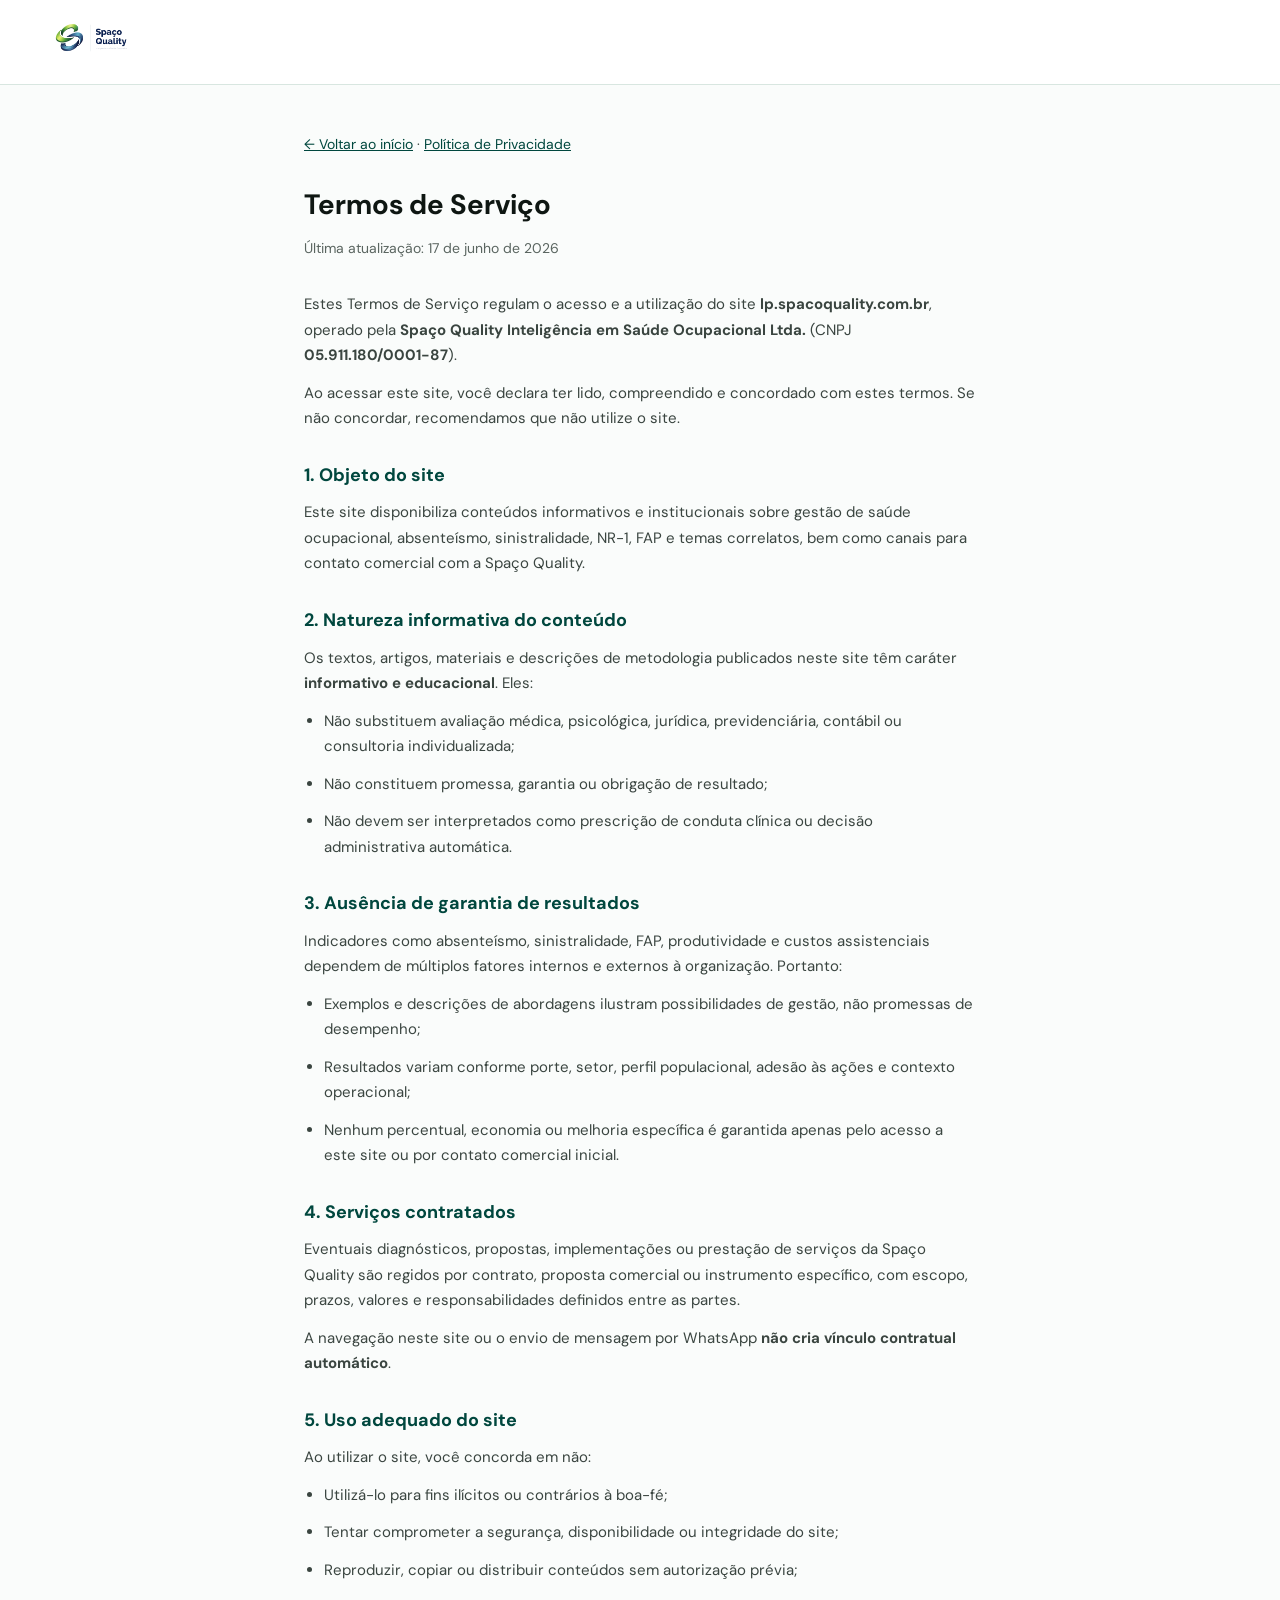
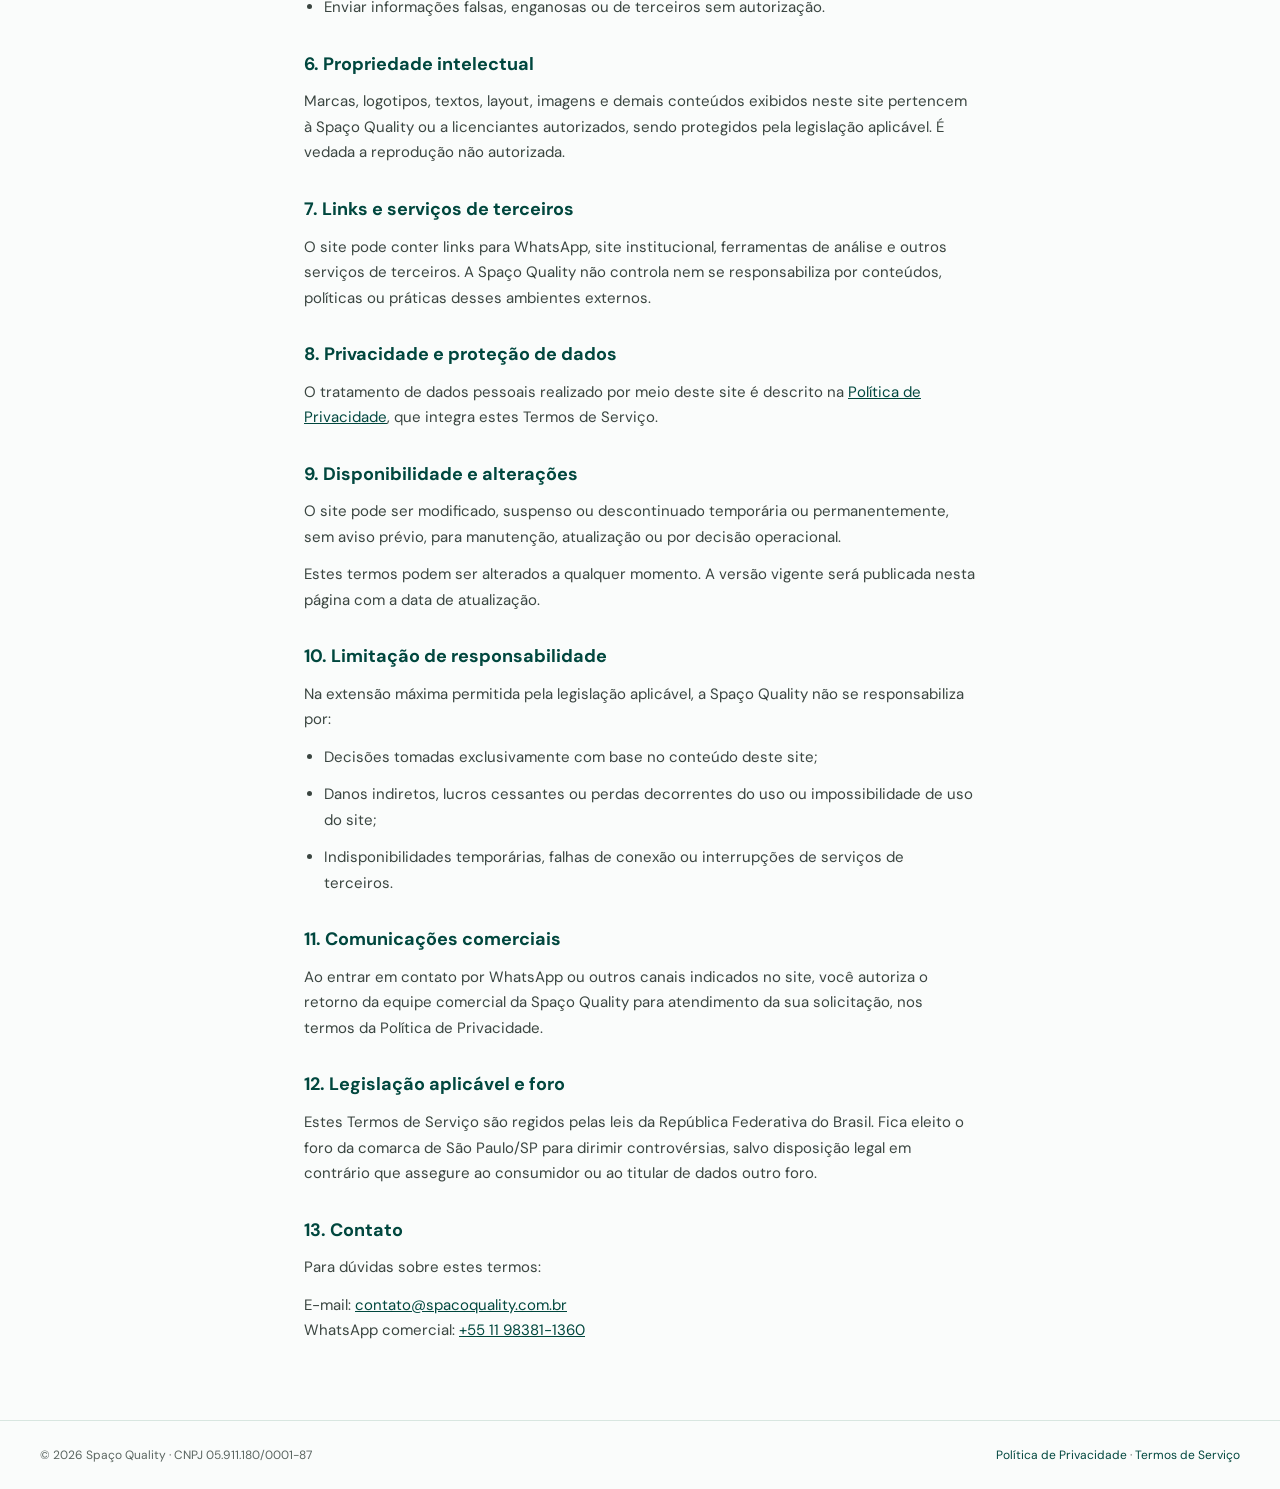
<file: termos-de-servico.html>
<!DOCTYPE html>
<html lang="pt-BR">
<head>
<!-- Google Tag Manager -->
<script>(function(w,d,s,l,i){w[l]=w[l]||[];w[l].push({'gtm.start':
new Date().getTime(),event:'gtm.js'});var f=d.getElementsByTagName(s)[0],
j=d.createElement(s),dl=l!='dataLayer'?'&l='+l:'';j.async=true;j.src=
'https://www.googletagmanager.com/gtm.js?id='+i+dl;f.parentNode.insertBefore(j,f);
})(window,document,'script','dataLayer','GTM-TCVK6XH');</script>
<!-- End Google Tag Manager -->
<meta charset="UTF-8">
<meta name="viewport" content="width=device-width, initial-scale=1.0">
<title>Termos de Serviço | Spaço Quality</title>
<meta name="description" content="Termos de Serviço do site lp.spacoquality.com.br da Spaço Quality.">
<!-- Preview: Google, WhatsApp, LinkedIn -->
<meta property="og:type" content="website">
<meta property="og:site_name" content="Spaço Quality">
<meta property="og:locale" content="pt_BR">
<meta property="og:title" content="Termos de Serviço | Spaço Quality">
<meta property="og:description" content="Termos de Serviço do site lp.spacoquality.com.br da Spaço Quality.">
<meta property="og:url" content="https://lp.spacoquality.com.br/termos-de-servico.html">
<meta property="og:image" content="https://lp.spacoquality.com.br/assets/images/logos/1-Novo-logo-spaco-quality-Transparente.png">
<meta property="og:image:alt" content="Spaço Quality — Inteligência em Saúde Corporativa">
<meta name="twitter:card" content="summary_large_image">
<meta name="twitter:title" content="Termos de Serviço | Spaço Quality">
<meta name="twitter:description" content="Termos de Serviço do site lp.spacoquality.com.br da Spaço Quality.">
<meta name="twitter:image" content="https://lp.spacoquality.com.br/assets/images/logos/1-Novo-logo-spaco-quality-Transparente.png">
<link rel="icon" href="/assets/images/logos/3-Novo-logo-spaco-quality-Transparente.png" type="image/png">
<link rel="apple-touch-icon" href="/assets/images/logos/3-Novo-logo-spaco-quality-Transparente.png">

<meta name="robots" content="index, follow">
<link rel="canonical" href="https://lp.spacoquality.com.br/termos-de-servico.html">
<link href="https://fonts.googleapis.com/css2?family=DM+Sans:wght@400;500;600&display=swap" rel="stylesheet">
<style>
*, *::before, *::after { margin: 0; padding: 0; box-sizing: border-box; }
body { font-family: 'DM Sans', sans-serif; background: #FAFCFB; color: #0E1612; line-height: 1.7; }
.site-header { background: white; border-bottom: 1px solid #D8E6E0; padding: 18px 40px; }
.logo { height: 40px; }
.legal-wrap { max-width: 720px; margin: 0 auto; padding: 48px 24px 64px; }
h1 { font-size: 28px; margin-bottom: 8px; }
.updated { color: #5A6560; font-size: 14px; margin-bottom: 32px; }
h2 { font-size: 18px; margin: 28px 0 10px; color: #00473E; }
p, li { font-size: 15px; color: #3A4540; margin-bottom: 12px; }
ul { padding-left: 20px; margin-bottom: 16px; }
a { color: #00473E; }
.legal-nav { font-size: 14px; margin-bottom: 24px; }
.site-footer { border-top: 1px solid #D8E6E0; padding: 24px 40px; display: flex; flex-wrap: wrap; gap: 12px; align-items: center; justify-content: space-between; font-size: 12px; color: #5A6560; }
.footer-links a { color: #00473E; text-decoration: none; }
.footer-links a:hover { text-decoration: underline; }
@media (max-width: 640px) { .site-header, .site-footer { padding: 18px; } }
</style>
</head>
<body>
<!-- Google Tag Manager (noscript) -->
<noscript><iframe src="https://www.googletagmanager.com/ns.html?id=GTM-TCVK6XH"
height="0" width="0" style="display:none;visibility:hidden"></iframe></noscript>
<!-- End Google Tag Manager (noscript) -->

<header class="site-header">
  <a href="/"><img class="logo" src="/assets/images/logos/1-Novo-logo-spaco-quality-Transparente.png" alt="Spaço Quality"></a>
</header>

<main class="legal-wrap">
  <p class="legal-nav"><a href="/">← Voltar ao início</a> · <a href="/politica-de-privacidade.html">Política de Privacidade</a></p>

  <h1>Termos de Serviço</h1>
  <p class="updated">Última atualização: 17 de junho de 2026</p>

  <p>Estes Termos de Serviço regulam o acesso e a utilização do site <strong>lp.spacoquality.com.br</strong>, operado pela <strong>Spaço Quality Inteligência em Saúde Ocupacional Ltda.</strong> (CNPJ <strong>05.911.180/0001-87</strong>).</p>

  <p>Ao acessar este site, você declara ter lido, compreendido e concordado com estes termos. Se não concordar, recomendamos que não utilize o site.</p>

  <h2>1. Objeto do site</h2>
  <p>Este site disponibiliza conteúdos informativos e institucionais sobre gestão de saúde ocupacional, absenteísmo, sinistralidade, NR-1, FAP e temas correlatos, bem como canais para contato comercial com a Spaço Quality.</p>

  <h2>2. Natureza informativa do conteúdo</h2>
  <p>Os textos, artigos, materiais e descrições de metodologia publicados neste site têm caráter <strong>informativo e educacional</strong>. Eles:</p>
  <ul>
    <li>Não substituem avaliação médica, psicológica, jurídica, previdenciária, contábil ou consultoria individualizada;</li>
    <li>Não constituem promessa, garantia ou obrigação de resultado;</li>
    <li>Não devem ser interpretados como prescrição de conduta clínica ou decisão administrativa automática.</li>
  </ul>

  <h2>3. Ausência de garantia de resultados</h2>
  <p>Indicadores como absenteísmo, sinistralidade, FAP, produtividade e custos assistenciais dependem de múltiplos fatores internos e externos à organização. Portanto:</p>
  <ul>
    <li>Exemplos e descrições de abordagens ilustram possibilidades de gestão, não promessas de desempenho;</li>
    <li>Resultados variam conforme porte, setor, perfil populacional, adesão às ações e contexto operacional;</li>
    <li>Nenhum percentual, economia ou melhoria específica é garantida apenas pelo acesso a este site ou por contato comercial inicial.</li>
  </ul>

  <h2>4. Serviços contratados</h2>
  <p>Eventuais diagnósticos, propostas, implementações ou prestação de serviços da Spaço Quality são regidos por contrato, proposta comercial ou instrumento específico, com escopo, prazos, valores e responsabilidades definidos entre as partes.</p>
  <p>A navegação neste site ou o envio de mensagem por WhatsApp <strong>não cria vínculo contratual automático</strong>.</p>

  <h2>5. Uso adequado do site</h2>
  <p>Ao utilizar o site, você concorda em não:</p>
  <ul>
    <li>Utilizá-lo para fins ilícitos ou contrários à boa-fé;</li>
    <li>Tentar comprometer a segurança, disponibilidade ou integridade do site;</li>
    <li>Reproduzir, copiar ou distribuir conteúdos sem autorização prévia;</li>
    <li>Enviar informações falsas, enganosas ou de terceiros sem autorização.</li>
  </ul>

  <h2>6. Propriedade intelectual</h2>
  <p>Marcas, logotipos, textos, layout, imagens e demais conteúdos exibidos neste site pertencem à Spaço Quality ou a licenciantes autorizados, sendo protegidos pela legislação aplicável. É vedada a reprodução não autorizada.</p>

  <h2>7. Links e serviços de terceiros</h2>
  <p>O site pode conter links para WhatsApp, site institucional, ferramentas de análise e outros serviços de terceiros. A Spaço Quality não controla nem se responsabiliza por conteúdos, políticas ou práticas desses ambientes externos.</p>

  <h2>8. Privacidade e proteção de dados</h2>
  <p>O tratamento de dados pessoais realizado por meio deste site é descrito na <a href="/politica-de-privacidade.html">Política de Privacidade</a>, que integra estes Termos de Serviço.</p>

  <h2>9. Disponibilidade e alterações</h2>
  <p>O site pode ser modificado, suspenso ou descontinuado temporária ou permanentemente, sem aviso prévio, para manutenção, atualização ou por decisão operacional.</p>
  <p>Estes termos podem ser alterados a qualquer momento. A versão vigente será publicada nesta página com a data de atualização.</p>

  <h2>10. Limitação de responsabilidade</h2>
  <p>Na extensão máxima permitida pela legislação aplicável, a Spaço Quality não se responsabiliza por:</p>
  <ul>
    <li>Decisões tomadas exclusivamente com base no conteúdo deste site;</li>
    <li>Danos indiretos, lucros cessantes ou perdas decorrentes do uso ou impossibilidade de uso do site;</li>
    <li>Indisponibilidades temporárias, falhas de conexão ou interrupções de serviços de terceiros.</li>
  </ul>

  <h2>11. Comunicações comerciais</h2>
  <p>Ao entrar em contato por WhatsApp ou outros canais indicados no site, você autoriza o retorno da equipe comercial da Spaço Quality para atendimento da sua solicitação, nos termos da Política de Privacidade.</p>

  <h2>12. Legislação aplicável e foro</h2>
  <p>Estes Termos de Serviço são regidos pelas leis da República Federativa do Brasil. Fica eleito o foro da comarca de São Paulo/SP para dirimir controvérsias, salvo disposição legal em contrário que assegure ao consumidor ou ao titular de dados outro foro.</p>

  <h2>13. Contato</h2>
  <p>Para dúvidas sobre estes termos:</p>
  <p>E-mail: <a href="mailto:contato@spacoquality.com.br">contato@spacoquality.com.br</a><br>
  WhatsApp comercial: <a href="https://wa.me/5511983811360" target="_blank" rel="noopener">+55 11 98381-1360</a></p>
</main>

<footer class="site-footer">
  <span>© 2026 Spaço Quality · CNPJ 05.911.180/0001-87</span>
  <div class="footer-links">
    <a href="/politica-de-privacidade.html">Política de Privacidade</a>
    ·
    <a href="/termos-de-servico.html">Termos de Serviço</a>
  </div>
</footer>
</body>
</html>
</file>
<file: assets/css/whatsapp-float.css>
.whatsapp-float {
  position: fixed;
  bottom: 24px;
  right: 24px;
  z-index: 200;
  display: flex;
  align-items: center;
  gap: 12px;
  text-decoration: none;
  opacity: 0;
  visibility: hidden;
  transform: translateY(16px) scale(0.95);
  transition: opacity 0.4s ease, transform 0.4s ease, visibility 0.4s;
  pointer-events: none;
}

.whatsapp-float.is-visible {
  opacity: 1;
  visibility: visible;
  transform: translateY(0) scale(1);
  pointer-events: auto;
}

.whatsapp-float__cta {
  background: var(--white, #fff);
  color: var(--black, #0E1612);
  font-family: 'DM Sans', sans-serif;
  font-size: 14px;
  font-weight: 600;
  line-height: 1.2;
  padding: 12px 18px;
  border-radius: 100px;
  box-shadow: 0 4px 20px rgba(0, 71, 62, 0.15), 0 2px 8px rgba(0, 0, 0, 0.08);
  white-space: nowrap;
  transition: transform 0.2s ease, box-shadow 0.2s ease;
}

.whatsapp-float:hover .whatsapp-float__cta {
  transform: translateX(-2px);
  box-shadow: 0 6px 24px rgba(0, 71, 62, 0.2), 0 3px 10px rgba(0, 0, 0, 0.1);
}

.whatsapp-float__icon {
  width: 56px;
  height: 56px;
  border-radius: 50%;
  display: flex;
  align-items: center;
  justify-content: center;
  flex-shrink: 0;
  box-shadow: 0 4px 16px rgba(37, 211, 102, 0.35);
  transition: transform 0.2s ease;
}

.whatsapp-float:hover .whatsapp-float__icon {
  transform: scale(1.05);
}

.whatsapp-float__icon img {
  width: 56px;
  height: 56px;
  object-fit: contain;
}

@media (max-width: 480px) {
  .whatsapp-float {
    bottom: 16px;
    right: 16px;
    gap: 8px;
  }

  .whatsapp-float__cta {
    font-size: 13px;
    padding: 10px 14px;
  }

  .whatsapp-float__icon {
    width: 50px;
    height: 50px;
  }

  .whatsapp-float__icon img {
    width: 50px;
    height: 50px;
  }
}
</file>
<file: assets/css/compliance-banner.css>
.compliance-banner {
  background: #FEF6E4;
  border-bottom: 1px solid #E8D9B8;
  padding: 10px 40px;
  text-align: center;
}

.compliance-banner p {
  font-size: 12px;
  color: #5A4A20;
  line-height: 1.5;
  margin: 0;
  max-width: 780px;
  margin-left: auto;
  margin-right: auto;
}

@media (max-width: 640px) {
  .compliance-banner {
    padding: 10px 18px;
  }
}
</file>
